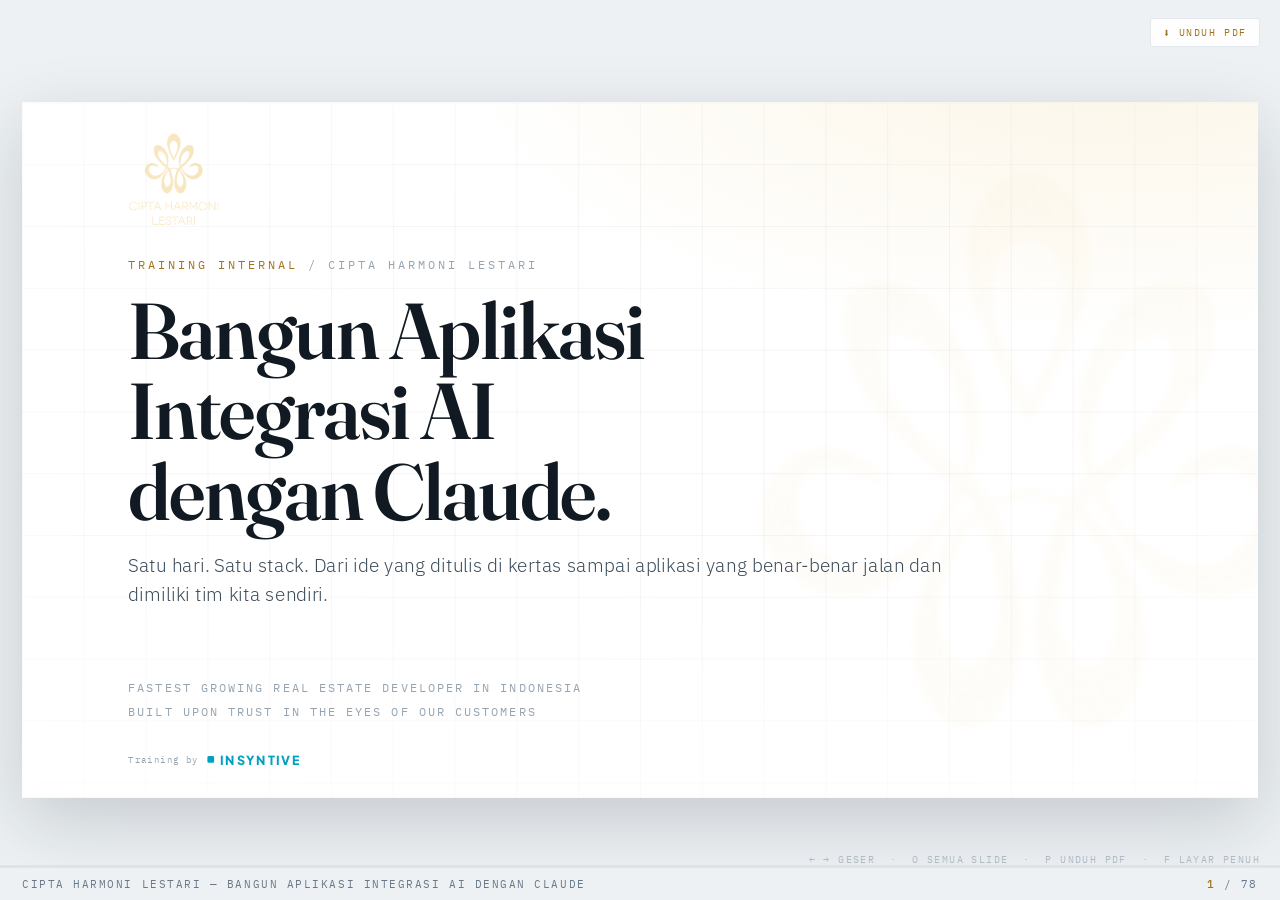
<file: index.html>
<!DOCTYPE html>
<html lang="id">
<head>
<meta charset="utf-8">
<meta name="viewport" content="width=device-width, initial-scale=1">
<title>Bangun Aplikasi Integrasi AI dengan Claude — Cipta Harmoni Lestari</title>
<link rel="preconnect" href="https://fonts.googleapis.com">
<link rel="preconnect" href="https://fonts.gstatic.com" crossorigin>
<link href="https://fonts.googleapis.com/css2?family=Fraunces:opsz,wght@9..144,300;9..144,400;9..144,600;9..144,700&family=IBM+Plex+Mono:wght@400;500;600&family=IBM+Plex+Sans:wght@300;400;500;600;700&family=Plus+Jakarta+Sans:wght@600;800&display=swap" rel="stylesheet">
<style>
/* ============ TOKENS — light / drafting-sheet ============ */
:root{
  --paper:#FFFFFF;
  --panel:#F6F8FA;
  --panel-2:#EEF2F5;
  --line:#E1E7EC;
  --ink:#111A22;
  --ink-2:#3B4C5A;
  --ink-3:#69798A;
  --muted:#96A4B1;
  --gold:#C9922B;
  --gold-ink:#A2731C;
  --gold-bright:#E9B84B;
  --gold-wash:rgba(233,184,75,.12);
  --teal:#127A6E;
  --teal-wash:rgba(18,122,110,.08);
  --display:'Fraunces',Georgia,serif;
  --body:'IBM Plex Sans',system-ui,-apple-system,sans-serif;
  --mono:'IBM Plex Mono',ui-monospace,monospace;
}
*{box-sizing:border-box}
html,body{height:100%}
body{
  margin:0;background:#EDF1F4;color:var(--ink);
  font-family:var(--body);overflow:hidden;-webkit-font-smoothing:antialiased;
}
/* ============ STAGE ============ */
#viewport{position:fixed;inset:0;display:grid;place-items:center}
#stage{width:1280px;height:720px;position:relative;transform-origin:center center;flex:none;
  box-shadow:0 24px 70px rgba(17,26,34,.18)}
.slide{
  position:absolute;inset:0;padding:30px 84px 70px;display:none;flex-direction:column;
  background:
    radial-gradient(90% 70% at 88% -8%, rgba(233,184,75,.14), transparent 60%),
    var(--paper);
  overflow:hidden;
}
.slide.active{display:flex}
/* drafting grid */
.slide::before{
  content:"";position:absolute;inset:0;pointer-events:none;
  background-image:
    linear-gradient(rgba(17,26,34,.045) 1px,transparent 1px),
    linear-gradient(90deg,rgba(17,26,34,.045) 1px,transparent 1px);
  background-size:64px 64px;
  mask-image:radial-gradient(120% 100% at 50% 40%,#000 25%,transparent 86%);
  -webkit-mask-image:radial-gradient(120% 100% at 50% 40%,#000 25%,transparent 86%);
}
.slide>*{position:relative;z-index:1}

/* ============ CHROME ============ */
#hud{position:fixed;inset:auto 0 0 0;z-index:40;pointer-events:none;font-family:var(--mono);background:#EDF1F4}
#rail{height:3px;background:#DCE3E9}
#railfill{height:100%;width:0;background:linear-gradient(90deg,var(--gold-ink),var(--gold-bright));transition:width .45s cubic-bezier(.2,.7,.3,1)}
#hudbar{display:flex;justify-content:space-between;align-items:center;padding:9px 22px;font-size:11px;letter-spacing:.14em;color:var(--ink-3);text-transform:uppercase}
#hudbar b{color:var(--gold-ink);font-weight:500}
.shead{display:flex;justify-content:space-between;align-items:center;flex:none;margin-bottom:20px;
  font-family:var(--mono);font-size:10px;letter-spacing:.2em;text-transform:uppercase;color:var(--muted)}
.shead .lt{display:flex;align-items:center;gap:10px;min-height:22px}
.shead .lt img{width:22px;height:22px}
.shead .sep{color:#C9D3DC}
.shead .act{color:var(--gold-ink)}
.shead .rt{display:flex;align-items:center;gap:9px}
.pby{font-family:var(--mono);font-size:9px;letter-spacing:.18em;color:var(--muted)}
.ins{font-family:'Plus Jakarta Sans',var(--body);font-size:13px;font-weight:800;letter-spacing:.13em;color:#02A0C1;display:flex;align-items:center;gap:6px}
.ins::before{content:"";width:7px;height:7px;background:#02A0C1;border-radius:1.5px;display:block}
.cover .partner{display:flex;align-items:center;gap:9px;margin-top:20px}

/* ============ TYPE ============ */
.eyebrow{font-family:var(--mono);font-size:12px;letter-spacing:.28em;text-transform:uppercase;color:var(--gold-ink);margin:0 0 16px}
.eyebrow .dim{color:var(--muted)}
h1{font-family:var(--display);font-weight:600;font-size:70px;line-height:1.02;letter-spacing:-.024em;margin:0 0 18px;color:var(--ink);font-variation-settings:'SOFT' 0,'WONK' 1}
h2{font-family:var(--display);font-weight:600;font-size:45px;line-height:1.06;letter-spacing:-.02em;margin:0 0 10px;color:var(--ink);font-variation-settings:'SOFT' 0,'WONK' 1}
h3{font-family:var(--display);font-weight:600;font-size:22px;line-height:1.15;margin:0 0 8px;letter-spacing:-.01em;color:var(--ink)}
.lede{font-size:20px;line-height:1.5;color:var(--ink-2);max-width:900px;font-weight:300;margin:0 0 8px}
p{margin:0 0 10px;line-height:1.55}
.sub{color:var(--ink-3);font-size:15.5px;line-height:1.55}
.mono{font-family:var(--mono);font-size:.92em}
strong{color:var(--ink);font-weight:600}
em{color:var(--gold-ink);font-style:normal;font-weight:600}
.rule{height:1px;background:linear-gradient(90deg,var(--gold),rgba(201,146,43,.08));margin:15px 0 20px;transform-origin:left}

/* ============ LAYOUT ============ */
.body-area{flex:1;min-height:0;display:flex;flex-direction:column;justify-content:center}
.cols{display:grid;gap:24px}
.c3{grid-template-columns:repeat(3,1fr)}
.c4{grid-template-columns:repeat(4,1fr)}
.c5{grid-template-columns:repeat(5,1fr)}
.split{display:grid;grid-template-columns:1.02fr .98fr;gap:34px;align-items:start;flex:1;min-height:0}

/* ============ CARDS ============ */
.card{background:var(--panel);border:1px solid var(--line);border-radius:3px;padding:17px 18px 15px;position:relative;overflow:hidden}
.card::after{content:"";position:absolute;top:0;left:0;width:34px;height:2px;background:var(--gold-bright)}
.card h3{margin-bottom:6px}
.card .sub{font-size:14px}
.card .tag{font-family:var(--mono);font-size:10px;letter-spacing:.18em;text-transform:uppercase;color:var(--gold-ink);display:block;margin-bottom:9px}
.card.teal{background:var(--teal-wash);border-color:rgba(18,122,110,.2)}
.card.teal::after{background:var(--teal)}
.card.teal .tag{color:var(--teal)}
.card.tight{padding:15px 16px}

.chips{display:flex;flex-wrap:wrap;gap:7px;margin-top:12px}
.chip{font-family:var(--mono);font-size:11px;padding:4px 9px;border:1px solid rgba(201,146,43,.4);border-radius:100px;color:var(--gold-ink);background:rgba(233,184,75,.1)}
.chip.mute{border-color:var(--line);color:var(--ink-3);background:#fff}
.chip.teal{border-color:rgba(18,122,110,.3);color:var(--teal);background:var(--teal-wash)}

ul.clean{list-style:none;padding:0;margin:0}
ul.clean li{position:relative;padding-left:20px;margin-bottom:9px;line-height:1.5;font-size:16px;color:var(--ink-2)}
ul.clean li::before{content:"";position:absolute;left:0;top:10px;width:8px;height:1px;background:var(--gold)}
ul.clean.sm li{font-size:14px;margin-bottom:7px}

.stat{font-family:var(--display);font-size:50px;font-weight:600;color:var(--gold-ink);line-height:1;letter-spacing:-.02em}
.stat small{display:block;font-family:var(--mono);font-size:11px;letter-spacing:.16em;text-transform:uppercase;color:var(--ink-3);margin-top:9px;font-weight:400}

table.grid{width:100%;border-collapse:collapse;font-size:14.5px}
table.grid th,table.grid td{text-align:left;padding:10px 13px;border-bottom:1px solid var(--line);vertical-align:top}
table.grid th{font-family:var(--mono);font-size:10.5px;letter-spacing:.16em;text-transform:uppercase;color:var(--gold-ink);font-weight:500;border-bottom:1.5px solid var(--gold)}
table.grid td{color:var(--ink-2)}
table.grid td.k{color:var(--ink);font-weight:600}
table.grid tr:last-child td{border-bottom:none}
table.grid .yes{color:var(--gold-ink);font-weight:600}
table.grid .no{color:var(--muted)}

.code{font-family:var(--mono);font-size:11px;line-height:1.55;background:#F2F5F8;border:1px solid var(--line);border-left:2px solid var(--gold-bright);border-radius:2px;padding:15px 17px;color:#33424F;white-space:pre-wrap}
.code .cm{color:var(--muted)}
.code .hl{color:var(--gold-ink);font-weight:600}

/* ============ COVER ============ */
.cover,.divider{padding-top:58px;padding-bottom:58px}
.cover{justify-content:center;align-items:flex-start;padding-left:110px}
.cover .logo{width:96px;margin-bottom:32px}
.cover h1{font-size:82px;max-width:16ch}
.cover .tagline{font-family:var(--mono);font-size:12px;letter-spacing:.2em;text-transform:uppercase;color:var(--muted);margin-top:28px;line-height:2}
.cover-orn{position:absolute;right:-80px;top:50%;transform:translateY(-50%);width:600px;opacity:.09;pointer-events:none;z-index:0}

/* ============ DIVIDER ============ */
.divider{justify-content:center;align-items:center;text-align:center;background:
  radial-gradient(70% 60% at 50% 45%, rgba(233,184,75,.16), transparent 70%),var(--paper)}
.divider .num{font-family:var(--display);font-size:180px;font-weight:300;color:transparent;-webkit-text-stroke:1.2px var(--gold);line-height:.9;letter-spacing:-.04em}
.divider h1{font-size:58px;margin-top:6px}
.divider .sub{font-size:17px;max-width:640px;margin:0 auto}

/* ============ MODEL LADDER ============ */
.ladder{display:flex;flex-direction:column;gap:8px}
.rung{display:grid;grid-template-columns:150px 1fr 118px;align-items:center;gap:18px;border:1px solid var(--line);border-radius:2px;padding:12px 16px;background:linear-gradient(90deg,rgba(233,184,75,.13),#fff 62%)}
.rung .name{font-family:var(--display);font-size:21px;font-weight:600}
.rung .name small{display:block;font-family:var(--mono);font-size:10px;letter-spacing:.16em;color:var(--gold-ink);text-transform:uppercase;margin-top:3px;font-weight:400}
.rung .use{font-size:14.4px;color:var(--ink-2);line-height:1.45}
.rung .price{font-family:var(--mono);font-size:13px;color:var(--gold-ink);text-align:right;font-weight:600}
.rung .price small{display:block;color:var(--muted);font-size:10px;letter-spacing:.08em;margin-top:3px;font-weight:400}
.rung.locked{opacity:.6;border-style:dashed;background:#fff}
.rung.locked .price{color:var(--muted)}

/* ============ SURFACE ============ */
.surface{border:1px solid var(--line);border-radius:3px;padding:16px 16px 14px;background:var(--panel)}
.surface .ico{font-family:var(--mono);font-size:10px;letter-spacing:.18em;color:var(--gold-ink);text-transform:uppercase;margin-bottom:8px}
.surface h3{font-size:19px;margin-bottom:5px}
.surface p{font-size:13.4px;color:var(--ink-3);line-height:1.45;margin:0}

/* ============ FLOW ============ */
.flowwrap{flex:1;display:flex;align-items:center;justify-content:center;min-height:0}
svg.flow{width:100%;height:auto;max-height:100%;overflow:visible}
svg.flow .node{fill:#FFFDF8;stroke:var(--gold);stroke-width:1.5}
svg.flow .node.soft{stroke:rgba(201,146,43,.55);stroke-dasharray:5 4;fill:#fff}
svg.flow .nlabel{font-family:var(--display);font-size:19px;font-weight:600;fill:var(--ink)}
svg.flow .nsub{font-family:var(--mono);font-size:10.5px;fill:var(--ink-3)}
svg.flow .nnum{font-family:var(--mono);font-size:10px;fill:var(--gold-ink);letter-spacing:.2em}
svg.flow .link{fill:none;stroke:var(--gold-ink);stroke-width:1.6}
svg.flow .note{font-family:var(--mono);font-size:10px;fill:var(--teal)}
svg.flow .out{font-family:var(--mono);font-size:12px;fill:var(--gold-ink);letter-spacing:.1em}

/* ============ MINIMAP ============ */
.minimap{display:flex;position:absolute;left:84px;right:84px;bottom:18px;margin:0;padding-top:0}
.minimap.m10 .mm{font-size:8.6px;letter-spacing:.06em;padding:5px 2px}
.mm{flex:1;text-align:center;font-family:var(--mono);font-size:9.5px;letter-spacing:.14em;text-transform:uppercase;color:#B4C0CB;padding:5px 4px;border-top:1px solid var(--line);position:relative}
.mm.on{color:var(--gold-ink);border-top:1.5px solid var(--gold)}
.mm.on::before{content:"";position:absolute;top:-4.5px;left:50%;transform:translateX(-50%);width:7px;height:7px;background:var(--gold-bright);border-radius:50%}
.mm.done{color:var(--gold-ink);opacity:.55;border-top-color:var(--gold)}

.stagehead{display:flex;align-items:baseline;gap:18px;margin-bottom:4px}
.stagehead h2{font-size:38px}
.stagehead .sn{font-family:var(--display);font-size:48px;font-weight:300;color:transparent;-webkit-text-stroke:1.2px var(--gold);line-height:.85}

.callout{border:1px solid rgba(201,146,43,.4);border-radius:2px;background:rgba(233,184,75,.11);padding:12px 16px;display:flex;gap:14px;align-items:flex-start}
.callout .k{font-family:var(--mono);font-size:10px;letter-spacing:.2em;text-transform:uppercase;color:var(--gold-ink);white-space:nowrap;padding-top:3px;font-weight:600}
.callout p{margin:0;font-size:14.5px;line-height:1.5;color:var(--ink-2)}
.callout.teal{border-color:rgba(18,122,110,.32);background:var(--teal-wash)}
.callout.teal .k{color:var(--teal)}

.check{display:grid;grid-template-columns:16px 1fr auto;align-items:start;column-gap:14px;padding:13px 0;border-bottom:1px solid var(--line)}
.check .box{width:15px;height:15px;border:1.5px solid var(--gold);margin-top:3px;border-radius:1px}
.check .t{font-size:15px;color:var(--ink-2);line-height:1.45}
.check .t b{color:var(--ink)}
.check .who{font-family:var(--mono);font-size:9.5px;letter-spacing:.12em;text-transform:uppercase;color:var(--gold-ink);white-space:nowrap;padding:3px 9px;border:1px solid rgba(201,146,43,.35);border-radius:100px;background:rgba(233,184,75,.1);margin-top:1px}
.check .who.ok{color:var(--teal);border-color:rgba(18,122,110,.3);background:var(--teal-wash)}
.check.done .box{background:var(--teal);border-color:var(--teal);position:relative}
.check.done .box::after{content:"";position:absolute;left:4px;top:1px;width:4px;height:8px;border:solid #fff;border-width:0 1.8px 1.8px 0;transform:rotate(42deg)}
.ipo{margin:0 0 12px}

.bar{display:grid;grid-template-columns:112px 1fr 62px;gap:14px;align-items:center;margin-bottom:13px;font-size:14.5px}
.bar .lbl{color:var(--ink);font-weight:500}
.bar .track{height:11px;background:var(--panel-2);border-radius:2px;overflow:hidden}
.bar .fill{display:block;height:100%;width:0;background:linear-gradient(90deg,var(--gold-ink),var(--gold-bright));border-radius:2px}
.bar .fill.t{background:linear-gradient(90deg,#0E5F56,#2AA294)}
.bar .val{font-family:var(--mono);font-size:13px;color:var(--gold-ink);text-align:right;font-weight:600}

/* ============ ANIMATION ============ */
@keyframes rise{from{opacity:0;transform:translateY(22px)}to{opacity:1;transform:none}}
@keyframes fadein{from{opacity:0}to{opacity:1}}
@keyframes wipe{from{transform:scaleX(0)}to{transform:scaleX(1)}}
@keyframes pop{from{opacity:0;transform:scale(.92)}to{opacity:1;transform:scale(1)}}
@keyframes slidein{from{opacity:0;transform:translateX(-26px)}to{opacity:1;transform:none}}
@keyframes draw{to{stroke-dashoffset:0}}
@keyframes grow{from{width:0}to{width:var(--w)}}

.slide.active [data-a]{animation-duration:.62s;animation-timing-function:cubic-bezier(.18,.72,.28,1);animation-fill-mode:both;animation-delay:calc(var(--i,0)*68ms + 100ms)}
.slide.active [data-a="rise"]{animation-name:rise}
.slide.active [data-a="fade"]{animation-name:fadein}
.slide.active [data-a="pop"]{animation-name:pop}
.slide.active [data-a="left"]{animation-name:slidein}
.slide.active .rule{animation:wipe .8s cubic-bezier(.2,.7,.3,1) both;animation-delay:calc(var(--i,0)*68ms + 100ms)}
.slide.active svg.flow .link{stroke-dasharray:var(--len,420);stroke-dashoffset:var(--len,420);animation:draw .85s ease-out both;animation-delay:calc(var(--i,0)*70ms + 300ms)}
.slide.active svg.flow [data-a="pop"]{transform-box:fill-box;transform-origin:center}
.slide.active .bar .fill{animation:grow 1s cubic-bezier(.2,.7,.3,1) both;animation-delay:calc(var(--i,0)*90ms + 400ms)}

@media (prefers-reduced-motion:reduce){
  .slide.active [data-a],.slide.active .rule,.slide.active svg.flow .link,.slide.active .bar .fill{animation-duration:.01ms!important;animation-delay:0ms!important}
  .slide.active svg.flow .link{stroke-dashoffset:0}
  .bar .fill{width:var(--w)}
}


/* ============ MOTION GRAPHICS ============ */
.mg{display:block;width:100%;height:auto}
.gs{stroke:var(--gold);fill:none;stroke-width:1.7;stroke-linecap:round;stroke-linejoin:round}
.gs2{stroke:var(--ink-3);fill:none;stroke-width:1.4;stroke-linecap:round}
.gf{fill:var(--gold-bright)}
.gt{fill:var(--teal)}
.surface{position:relative}
.surface .ico,.surface h3{padding-right:46px}
.glyph{position:absolute;top:14px;right:14px;width:40px;height:40px}

/* meter kemampuan di tangga model */
.rung{grid-template-columns:150px 1fr 86px 112px}
.meter{height:6px;background:var(--panel-2);border-radius:3px;overflow:hidden;position:relative}
.meter i{position:absolute;inset:0 auto 0 0;width:0;border-radius:3px;
  background:linear-gradient(90deg,var(--gold-ink),var(--gold-bright))}
.slide.active .meter i{animation:grow .9s cubic-bezier(.2,.7,.3,1) both;animation-delay:calc(var(--i,0)*68ms + 420ms)}
.rung.locked .meter i{background:var(--muted)}

/* diagram arsitektur & pipeline */
.diagram{border:1px solid var(--line);border-radius:3px;background:var(--panel);padding:14px 16px}
.dlabel{font-family:var(--mono);font-size:10px;letter-spacing:.16em;text-transform:uppercase;color:var(--gold-ink);margin-bottom:8px}

/* album tangkapan layar */
.shots{display:grid;gap:11px;width:100%}
.shots.c1{grid-template-columns:1fr}
.shots.c2{grid-template-columns:1fr 1fr}
.shots.c3{grid-template-columns:repeat(3,1fr)}
.shots.c4{grid-template-columns:repeat(4,1fr)}
.shot{border:1px solid var(--line);border-radius:3px;background:var(--panel);overflow:hidden;min-width:0}
.shot figure{margin:0;background:#fff;border-bottom:1px solid var(--line);height:340px;display:flex;align-items:center;justify-content:center;padding:7px}
.shots.c3 .shot figure{height:312px}
.shots.c4 .shot figure{height:262px}
.shots.c1 .shot figure{height:420px}
.shot img{max-width:100%;max-height:100%;object-fit:contain;display:block}
.shot .cap{padding:8px 11px 9px}
.shot .cap .num{font-family:var(--mono);font-size:9.5px;letter-spacing:.16em;text-transform:uppercase;color:var(--gold-ink);display:block;margin-bottom:3px}
.shot .cap p{margin:0;font-size:12.8px;line-height:1.42;color:var(--ink-2)}
.shot .cap b{color:var(--ink);font-weight:600}
.shot.warn{border-color:rgba(201,146,43,.55)}
.shot.warn .cap{background:var(--gold-wash)}
.shot.warn .cap .num{color:#8A5F10}

/* timeline 14 hari */
.tl{margin-top:22px}
.tlrail{position:relative;height:4px;background:var(--panel-2);border-radius:2px}
.tlprog{position:absolute;inset:0 auto 0 0;width:0;background:linear-gradient(90deg,var(--gold-ink),var(--gold-bright));border-radius:2px}
.tlmark{position:absolute;top:-5px;left:0;width:14px;height:14px;border-radius:50%;background:var(--gold-bright);border:2px solid #fff;box-shadow:0 0 0 1px var(--gold)}
.slide.active .tlprog{animation:tlgrow 7s cubic-bezier(.4,0,.5,1) infinite}
.slide.active .tlmark{animation:tlmove 7s cubic-bezier(.4,0,.5,1) infinite}
@keyframes tlgrow{0%{width:0}88%,100%{width:100%}}
@keyframes tlmove{0%{left:0}88%,100%{left:calc(100% - 14px)}}
.tlticks{display:flex;margin-top:9px;font-family:var(--mono);font-size:9.5px;letter-spacing:.12em;text-transform:uppercase;color:var(--muted)}
.tlticks span{flex:1;text-align:left}
.tlticks span:last-child{flex:0 0 auto;text-align:right;color:var(--teal)}

@media (prefers-reduced-motion:reduce){
  .mg *{animation:none!important}
  .slide.active .tlprog,.slide.active .tlmark{animation:none!important}
  .slide.active .tlprog{width:100%}
  .slide.active .meter i{width:var(--w)}
}

/* slide langkah yang padat */
.slide.padat ul.clean li{font-size:14.6px;margin-bottom:6px;line-height:1.46}
.slide.padat ul.clean.sm li{font-size:13.2px;margin-bottom:5px;line-height:1.44}
.slide.padat .callout p{font-size:13.2px;line-height:1.45}
.slide.padat .code{font-size:10.8px;line-height:1.5;padding:12px 14px}
.slide.padat .card{padding:15px 16px!important}
.slide.padat .ipo{margin-bottom:6px}
.slide.padat .diagram{padding:10px 12px}
.slide.padat table.grid th,.slide.padat table.grid td{padding:7px 10px}
.slide.padat .stagehead h2{font-size:34px}
.slide.padat ul.clean.sm li{margin-bottom:4px}
.slide.padat .callout{padding:10px 14px}

/* ============ OVERVIEW ============ */
#overview{position:fixed;inset:0;background:rgba(255,255,255,.98);z-index:60;display:none;overflow:auto;padding:52px}
#overview.on{display:block}
#overview h4{font-family:var(--mono);font-size:11px;letter-spacing:.24em;text-transform:uppercase;color:var(--gold-ink);margin:0 0 20px}
#ovgrid{display:grid;grid-template-columns:repeat(auto-fill,minmax(210px,1fr));gap:11px}
.ov{border:1px solid var(--line);border-radius:2px;padding:12px 13px;cursor:pointer;background:var(--panel);transition:.18s;text-align:left}
.ov:hover,.ov:focus-visible{border-color:var(--gold);background:rgba(233,184,75,.13);outline:none}
.ov .n{font-family:var(--mono);font-size:10px;color:var(--gold-ink);letter-spacing:.16em}
.ov .t{font-size:13.5px;margin-top:5px;color:var(--ink-2);line-height:1.35}
#help{position:fixed;right:20px;bottom:34px;z-index:41;font-family:var(--mono);font-size:10px;letter-spacing:.14em;color:#AEBAC5;text-transform:uppercase}
:focus-visible{outline:2px solid var(--gold);outline-offset:3px}

/* ============ TOMBOL UNDUH PDF ============ */
#pdfbtn{
  position:fixed;right:20px;top:18px;z-index:42;cursor:pointer;
  font-family:var(--mono);font-size:10px;letter-spacing:.16em;text-transform:uppercase;
  color:var(--gold-ink);background:rgba(255,255,255,.92);border:1px solid var(--line);
  border-radius:3px;padding:7px 12px;display:flex;align-items:center;gap:7px;
  transition:border-color .15s ease,background .15s ease,color .15s ease}
#pdfbtn:hover{border-color:var(--gold);background:#fff;color:var(--ink)}
#pdfbtn .ic{font-size:12px;line-height:1}
#pdfhint{
  position:fixed;inset:0;z-index:70;display:none;place-items:center;
  background:rgba(237,241,244,.94);font-family:var(--mono);text-align:center;padding:24px}
#pdfhint.on{display:grid}
#pdfhint p{max-width:34em;margin:0;font-size:12px;line-height:1.9;letter-spacing:.1em;
  text-transform:uppercase;color:var(--ink-3)}
#pdfhint b{color:var(--gold-ink);font-weight:500}

/* ============ CETAK / SIMPAN SEBAGAI PDF ============
   Saat dicetak semua slide dirender berurutan, satu slide satu halaman
   landscape 1280×720. Animasi dimatikan dan elemen yang biasanya tumbuh
   lewat animasi (bar, meter, timeline, garis SVG) dipaksa ke keadaan akhir
   supaya tidak tercetak kosong. */
@media print{
  @page{ size:13.333in 7.5in; margin:0 }
  html,body{height:auto;overflow:visible;background:#fff}
  body{-webkit-print-color-adjust:exact;print-color-adjust:exact}
  #hud,#help,#overview,#pdfbtn,#pdfhint{display:none!important}
  #viewport{position:static;display:block;place-items:initial}
  #stage{width:1280px;height:auto;transform:none!important;box-shadow:none}
  .slide{
    position:relative;inset:auto;display:flex!important;
    width:1280px;height:720px;
    break-inside:avoid;page-break-inside:avoid;
    break-after:page;page-break-after:always}
  .slide:last-child{break-after:auto;page-break-after:auto}
  .slide [data-a],.slide .rule,.slide svg.flow .link,
  .slide .bar .fill,.slide .meter i,.slide .tlprog,.slide .tlmark{animation:none!important}
  .bar .fill,.meter i{width:var(--w)}
  .tlprog{width:100%}
  .tlmark{display:none} /* penanda yang bergerak hanya relevan saat dipresentasikan */
  svg.flow .link{stroke-dashoffset:0!important}
}
</style>
</head>
<body>
<div id="viewport"><div id="stage">

<!-- 1 · COVER -->
<section class="slide cover" data-act="" data-title="Sampul">
  <img class="cover-orn" src="[data-uri]" alt="">
  <img class="logo" src="[data-uri]" alt="Cipta Harmoni Lestari" data-a="pop" style="--i:0">
  <p class="eyebrow" data-a="left" style="--i:1">Training internal <span class="dim">/ Cipta Harmoni Lestari</span></p>
  <h1 data-a="rise" style="--i:2">Bangun Aplikasi<br>Integrasi AI<br>dengan Claude.</h1>
  <p class="lede" data-a="rise" style="--i:4">Satu hari. Satu stack. Dari ide yang ditulis di kertas sampai aplikasi yang benar-benar jalan dan dimiliki tim kita sendiri.</p>
  <div class="rule" style="--i:5;max-width:420px"></div>
  <p class="tagline" data-a="fade" style="--i:6">Fastest growing real estate developer in Indonesia<br>Built upon trust in the eyes of our customers</p>
  <div class="partner" data-a="fade" style="--i:7"><span class="pby">Training by</span><span class="ins">INSYNTIVE</span></div>
</section>

<!-- 2 · PROMISE -->
<section class="slide" data-act="Pembuka" data-title="Empat fitur yang kita bangun">
  <p class="eyebrow" data-a="left" style="--i:0">Janji hari ini</p>
  <h2 data-a="rise" style="--i:1">Empat fitur yang kita bangun hari ini.</h2>
  <div class="rule" style="--i:2"></div>
  <div class="body-area">
    <p class="lede" data-a="fade" style="--i:3;margin-bottom:22px">Bukan contoh, bukan demo. Empat-empatnya benar-benar jalan di satu alamat yang bisa dibuka dari HP siapa pun — sebelum kita pulang sore ini.</p>
    <div class="cols c4">
      <div class="card" data-a="rise" style="--i:4"><span class="tag">Fitur 01</span><h3>Web App</h3><p class="sub">Beberapa halaman yang saling nyambung, dan datanya benar-benar tersimpan — bukan cuma tampilan.</p></div>
      <div class="card" data-a="rise" style="--i:5"><span class="tag">Fitur 02</span><h3>Tanya Dokumen</h3><p class="sub">Upload spesifikasi atau kontrak kita, lalu tanya isinya pakai bahasa sehari-hari. Nama tekniknya RAG.</p></div>
      <div class="card" data-a="rise" style="--i:6"><span class="tag">Fitur 03</span><h3>Chatbot</h3><p class="sub">Pintu masuk lain ke data yang sama — cuma bentuknya ngobrol, dan dia ingat pertanyaan sebelumnya.</p></div>
      <div class="card teal" data-a="rise" style="--i:7"><span class="tag">Fitur 04 · tantangan</span><h3>Satu menu bebas</h3><p class="sub">Terserah kita. Tim kita yang menentukan mau bikin apa. Bagian inilah yang kami nilai.</p></div>
    </div>
    <div class="callout" data-a="rise" style="--i:9;margin-top:22px">
      <span class="k">Aturan dasar</span>
      <p>Semuanya jalan di akun yang kita pegang sendiri. Tidak ada akun coba-coba yang dua bulan lagi tiba-tiba menyandera data kita.</p>
    </div>
  </div>
</section>

<!-- 3 · AGENDA -->
<section class="slide" data-act="Pembuka" data-title="Susunan hari ini">
  <p class="eyebrow" data-a="left" style="--i:0">Susunan hari ini</p>
  <h2 data-a="rise" style="--i:1">Tiga sesi, sebelum kita mulai bikin aplikasinya.</h2>
  <div class="rule" style="--i:2"></div>
  <div class="body-area">
    <div class="cols c3">
      <div class="card" data-a="rise" style="--i:3">
        <span class="tag">Sesi 01 · ±60 menit</span><h3>Kenalan sama alatnya</h3>
        <p class="sub">Claude itu bukan satu benda. Ada modelnya, ada tempat kerjanya, dan kita perlu tahu kapan buka yang mana.</p>
        <div class="chips"><span class="chip">Model</span><span class="chip">Chat</span><span class="chip">Projects</span><span class="chip">Artifacts</span><span class="chip">Cowork</span><span class="chip">Code</span><span class="chip">Design</span></div>
      </div>
      <div class="card" data-a="rise" style="--i:4">
        <span class="tag">Sesi 02 · ±30 menit</span><h3>Kenali lapangannya</h3>
        <p class="sub">ChatGPT, Gemini, Copilot, Grok, DeepSeek. Siapa unggul di mana, dan uangnya lari ke mana.</p>
        <div class="chips"><span class="chip mute">Pangsa pasar</span><span class="chip mute">Kemampuan</span><span class="chip mute">Harga</span><span class="chip mute">Kesimpulan jujur</span></div>
      </div>
      <div class="card" data-a="rise" style="--i:5">
        <span class="tag">Sesi 03 · sisa hari</span><h3>Build aplikasinya</h3>
        <p class="sub">Sepuluh langkah: login, repo, sambung, Vercel, PRD, design, data, menu, AI, uji. Laptop dibuka, tangan di keyboard.</p>
        <div class="chips"><span class="chip teal">Next.js</span><span class="chip teal">Vercel</span><span class="chip teal">Postgres</span><span class="chip teal">Blob</span></div>
      </div>
    </div>
    <p class="sub" data-a="fade" style="--i:7;margin-top:26px;font-size:14px">Sesi 1 dan 2 ada supaya Sesi 3 tidak terasa seperti sulap. Kalau kita paham cara kerja alatnya, kita bisa benerin sendiri waktu ngadat — dan pasti ada momen ngadatnya.</p>
  </div>
</section>

<!-- 4 · DIVIDER 1 -->
<section class="slide divider" data-act="Sesi 01" data-title="Sesi 1 — Kenalan dengan Claude">
  <div class="num" data-a="pop" style="--i:0">01</div>
  <h1 data-a="rise" style="--i:2">Kenalan dengan Claude</h1>
  <div class="rule" style="--i:3;width:220px;margin:14px auto 22px;background:linear-gradient(90deg,transparent,var(--gold),transparent)"></div>
  <p class="sub" data-a="fade" style="--i:4">Modelnya, tempat kerjanya, dan beda keduanya — ini yang paling sering ketuker di minggu pertama.</p>
</section>

<!-- 5 · MODEL VS SURFACE -->
<section class="slide" data-act="Sesi 01" data-title="Model vs fitur">
  <p class="eyebrow" data-a="left" style="--i:0">Pertama, luruskan dulu</p>
  <h2 data-a="rise" style="--i:1">Kata "Claude" sebenarnya menunjuk dua hal yang berbeda.</h2>
  <div class="rule" style="--i:2"></div>
  <div class="split">
    <div>
      <div class="card" data-a="rise" style="--i:3">
        <span class="tag">Lapis 1 — Model AI</span>
        <h3>Keluarga model</h3>
        <p class="sub">Anthropic bikin beberapa tingkat model: Haiku, Sonnet, Opus, Fable, Mythos. Karakternya sama; yang beda tenaga dan harganya.</p>
      </div>
      <div class="card teal" data-a="rise" style="--i:4;margin-top:16px">
        <span class="tag">Lapis 2 — Fitur Claude</span>
        <h3>Fitur / tempat kerja</h3>
        <p class="sub">Chat, Projects, Artifacts, Tasks, Cowork, Claude Code, Claude Design. Ini soal <em>di mana</em> kita bekerja. Tiap tempat kasih Claude "tangan" yang beda-beda.</p>
      </div>
      <p class="sub" data-a="fade" style="--i:6;margin-top:16px;font-size:14px">Salah pilih fitur dampaknya jauh lebih besar daripada salah pilih model. Sayangnya kebanyakan orang malah sibuk memutar tombol yang satunya.</p>
    </div>
    <div class="card" data-a="rise" style="--i:5;padding:24px">
      <span class="tag">Analogi yang gampang diingat</span>
      <p style="font-size:16px;line-height:1.6;color:var(--ink-2)">Model itu <em>mesin</em>. Fitur itu <em>kendaraan</em> tempat mesin itu dipasang.</p>
      <p class="sub" style="margin-top:12px;font-size:14px">Mesin yang sama, dipasang di sedan mengantar kita ke kantor. Dipasang di excavator, dia mengeruk tanah. Tidak adil menyalahkan mesin karena sedan tidak bisa mengeruk.</p>
      <div class="dlabel" style="margin-top:16px">Satu model, banyak kendaraan</div>
      <svg class="mg" style="max-width:380px" viewBox="0 0 430 150" aria-hidden="true">
        <path class="gs" style="stroke:var(--gold-ink);stroke-width:1.4" d="M92,75 C160,75 168,32 236,32"/>
        <path class="gs" style="stroke:var(--gold-ink);stroke-width:1.4" d="M92,75 H236"/>
        <path class="gs" style="stroke:var(--gold-ink);stroke-width:1.4" d="M92,75 C160,75 168,118 236,118"/>
        <circle class="gf" r="3.6"><animateMotion dur="2.4s" repeatCount="indefinite" path="M92,75 C160,75 168,32 236,32"/></circle>
        <circle class="gf" r="3.6"><animateMotion dur="2.4s" begin=".8s" repeatCount="indefinite" path="M92,75 H236"/></circle>
        <circle class="gf" r="3.6"><animateMotion dur="2.4s" begin="1.6s" repeatCount="indefinite" path="M92,75 C160,75 168,118 236,118"/></circle>
        <circle cx="52" cy="75" r="26" fill="none" stroke="var(--gold)" stroke-width="1.6">
          <animate attributeName="r" values="26;38" dur="2.4s" repeatCount="indefinite"/>
          <animate attributeName="opacity" values=".55;0" dur="2.4s" repeatCount="indefinite"/></circle>
        <circle cx="52" cy="75" r="26" fill="#FFF6E2" stroke="var(--gold)" stroke-width="1.6"/>
        <text x="52" y="72" text-anchor="middle" style="font-family:var(--mono);font-size:9px;fill:var(--gold-ink);letter-spacing:.12em">MODEL</text>
        <text x="52" y="85" text-anchor="middle" style="font-family:var(--mono);font-size:9px;fill:var(--ink-3)">Opus 5</text>
        <rect x="236" y="18" width="180" height="28" rx="2" fill="#fff" stroke="var(--line)"/>
        <rect x="236" y="61" width="180" height="28" rx="2" fill="#fff" stroke="var(--line)"/>
        <rect x="236" y="104" width="180" height="28" rx="2" fill="#fff" stroke="var(--line)"/>
        <text x="250" y="37" style="font-family:var(--body);font-size:13px;fill:var(--ink)">Chat — menjawab</text>
        <text x="250" y="80" style="font-family:var(--body);font-size:13px;fill:var(--ink)">Cowork — mengerjakan</text>
        <text x="250" y="123" style="font-family:var(--body);font-size:13px;fill:var(--ink)">Code — membangun</text>
      </svg>
      <p class="sub" style="font-size:13.2px;margin-top:10px"><strong>Versi praktisnya:</strong> kalau Claude "tidak bisa membuka file kita", itu bukan modelnya yang menolak — itu Chat, fitur yang memang tidak punya akses file. Pindah ke Cowork.</p>
    </div>
  </div>
</section>

<!-- 6 · LADDER -->
<section class="slide" data-act="Sesi 01" data-title="Tangga model">
  <p class="eyebrow" data-a="left" style="--i:0">Lapis 1 · Model AI <span class="dim">/ per Juli 2026</span></p>
  <h2 data-a="rise" style="--i:1">Model AI, dari yang murah ke yang paling canggih.</h2>
  <div class="rule" style="--i:2"></div>
  <div class="body-area">
    <div class="ladder">
      <div class="rung" data-a="left" style="--i:3">
        <div class="name">Haiku 4.5<small>Kelas cepat</small></div>
        <div class="use">Buat kerjaan yang jumlahnya banyak tapi risikonya kecil: memilah, memberi label, menarik data dari teks, mencari cepat. Cukup murah buat dipasang permanen di dalam aplikasi.</div>
        <div class="meter" style="--i:3"><i style="--w:28%"></i></div><div class="price">$1 / $5<small>per juta token</small></div>
      </div>
      <div class="rung" data-a="left" style="--i:4">
        <div class="name">Sonnet 5<small>Kelas standar</small></div>
        <div class="use">Andalan sehari-hari. Model bawaan di paket Free dan Pro. Sanggup menangani sebagian besar urusan koding dan dokumen tanpa banyak drama.</div>
        <div class="meter" style="--i:4"><i style="--w:62%"></i></div><div class="price">$3 / $15<small>promo $2 / $10</small></div>
      </div>
      <div class="rung" data-a="left" style="--i:5">
        <div class="name" style="color:var(--gold-ink)">Opus 5<small>Andalan</small></div>
        <div class="use">Rilis 24 Juli 2026. Buat kerjaan panjang yang jalan sendiri, rombakan kode besar, dan masalah yang belum jelas bentuknya. Ini yang kita pakai hari ini.</div>
        <div class="meter" style="--i:5"><i style="--w:88%"></i></div><div class="price">$5 / $25<small>per juta token</small></div>
      </div>
      <div class="rung" data-a="left" style="--i:6">
        <div class="name">Fable 5<small>Kelas Mythos</small></div>
        <div class="use">Model paling jago yang masih dijual ke publik. Ada di paket Max dan kursi premium, dengan penyaringan ketat untuk topik sensitif.</div>
        <div class="meter" style="--i:6"><i style="--w:96%"></i></div><div class="price">$10 / $50<small>per juta token</small></div>
      </div>
      <div class="rung locked" data-a="left" style="--i:7">
        <div class="name">Mythos 5<small>Dibatasi</small></div>
        <div class="use">Tidak dijual ke publik. Cuma dipegang segelintir organisasi tepercaya, karena dia kelewat jago menemukan celah keamanan software.</div>
        <div class="meter" style="--i:7"><i style="--w:100%"></i></div><div class="price">—<small>tidak tersedia</small></div>
      </div>
    </div>
    <p class="sub" data-a="fade" style="--i:9;margin-top:18px;font-size:13.5px">Harga di atas itu tarif API per satu juta <em>token</em>, masuk / keluar. Token itu potongan kata — kira-kira 750 kata Bahasa Indonesia setara 1.000 token. Kalau kita pakai langganan Pro atau Max, kita tidak ditagih per token; tangga ini tetap berguna buat tahu siapa yang lagi berpikir untuk kita.</p>
  </div>
</section>

<!-- 7 · PILIH MODEL -->
<section class="slide" data-act="Sesi 01" data-title="Cara memilih model">
  <p class="eyebrow" data-a="left" style="--i:0">Lapis 1 · Model AI · praktiknya</p>
  <h2 data-a="rise" style="--i:1">Mulai dari yang murah. Naik kelas kalau ada buktinya.</h2>
  <div class="rule" style="--i:2"></div>
  <div class="body-area">
    <div class="cols c3">
      <div class="card" data-a="rise" style="--i:3"><span class="tag">Bawaan</span><h3>Buka Sonnet</h3><p class="sub">Tulis perintahnya, jalankan, baca hasilnya. Sembilan dari sepuluh kali kita sudah selesai, dengan biaya paling kecil.</p></div>
      <div class="card" data-a="rise" style="--i:4"><span class="tag">Naik kalau</span><h3>Gagal dua kali</h3><p class="sub">Tugas yang sama, percobaan kedua tetap gagal, dan kita bisa menyebut <em>kenapa</em> gagalnya. Itu tandanya pindah ke Opus — bukan karena "ini kayaknya penting".</p></div>
      <div class="card" data-a="rise" style="--i:5"><span class="tag">Turun kalau</span><h3>Jumlah lebih penting</h3><p class="sub">Perlu melabeli 4.000 pesan pelanggan? Pakai Haiku. Yang kita beli itu kecepatan, bukan kedalaman mikirnya.</p></div>
    </div>
    <div class="callout" data-a="rise" style="--i:7;margin-top:26px">
      <span class="k">Hati-hati</span>
      <p>"Pakai model paling besar terus saja" adalah kebiasaan paling boros yang bisa dibawa sebuah tim di bulan pertama. Lagi pula jadinya lambat — model besar mikirnya lebih lama.</p>
    </div>
  </div>
</section>

<!-- 8 · SURFACES -->
<section class="slide" data-act="Sesi 01" data-title="7 fitur Claude">
  <p class="eyebrow" data-a="left" style="--i:0">Lapis 2 · Fitur Claude</p>
  <h2 data-a="rise" style="--i:1">7 fitur Claude. 7 pekerjaan yang berbeda.</h2>
  <div class="rule" style="--i:2"></div>
  <div class="body-area">
    <div class="cols c4" style="margin-bottom:18px">
      <div class="surface" data-a="pop" style="--i:3"><svg class="glyph" viewBox="0 0 40 40" aria-hidden="true">
<rect class="gs" x="4" y="8" width="28" height="19" rx="3"/><path class="gs" d="M12 27v6l7-6"/>
<circle class="gf" cx="12" cy="17" r="2.2"><animate attributeName="opacity" values=".2;1;.2" dur="1.5s" repeatCount="indefinite"/></circle>
<circle class="gf" cx="18" cy="17" r="2.2"><animate attributeName="opacity" values=".2;1;.2" dur="1.5s" begin="0.25s" repeatCount="indefinite"/></circle>
<circle class="gf" cx="24" cy="17" r="2.2"><animate attributeName="opacity" values=".2;1;.2" dur="1.5s" begin="0.5s" repeatCount="indefinite"/></circle></svg><div class="ico">Fitur 01</div><h3>Chat</h3><p>Bertanya, menyusun draf, berpikir keras. Tidak punya akses apa pun kecuali kita lampirkan.</p></div>
      <div class="surface" data-a="pop" style="--i:4"><svg class="glyph" viewBox="0 0 40 40" aria-hidden="true">
<rect class="gf" x="14" y="6" width="13" height="15" rx="1.5" opacity=".85">
<animate attributeName="y" values="-4;12;12" keyTimes="0;.55;1" dur="2.6s" repeatCount="indefinite"/>
<animate attributeName="opacity" values="0;.9;0" keyTimes="0;.55;1" dur="2.6s" repeatCount="indefinite"/></rect>
<path class="gs" d="M4 15h11l3 4h18v16H4z" fill="#fff"/></svg><div class="ico">Fitur 02</div><h3>Projects</h3><p>Ruangan yang punya ingatan. File dan instruksi tetap untuk satu bidang pekerjaan.</p></div>
      <div class="surface" data-a="pop" style="--i:5"><svg class="glyph" viewBox="0 0 40 40" aria-hidden="true">
<rect class="gs" x="4" y="7" width="32" height="27" rx="2.5"/><path class="gs" d="M4 14h32"/>
<rect class="gf" x="9" y="20" width="5" height="9"><animate attributeName="height" values="2;10;2" dur="2.2s" repeatCount="indefinite"/><animate attributeName="y" values="28;20;28" dur="2.2s" repeatCount="indefinite"/></rect>
<rect class="gf" x="17" y="20" width="5" height="9"><animate attributeName="height" values="2;14;2" dur="2.2s" begin=".2s" repeatCount="indefinite"/><animate attributeName="y" values="28;16;28" dur="2.2s" begin=".2s" repeatCount="indefinite"/></rect>
<rect class="gf" x="25" y="20" width="5" height="9"><animate attributeName="height" values="2;7;2" dur="2.2s" begin=".4s" repeatCount="indefinite"/><animate attributeName="y" values="28;23;28" dur="2.2s" begin=".4s" repeatCount="indefinite"/></rect></svg><div class="ico">Fitur 03</div><h3>Artifacts</h3><p>Hasil yang bisa dijalankan, bukan hasil yang cuma dibaca. Dokumen, aplikasi, dasbor.</p></div>
      <div class="surface" data-a="pop" style="--i:6"><svg class="glyph" viewBox="0 0 40 40" aria-hidden="true">
<circle class="gs" cx="19" cy="21" r="13"/><path class="gs2" d="M19 21h6"/>
<path class="gs" d="M19 21v-8"><animateTransform attributeName="transform" type="rotate" from="0 19 21" to="360 19 21" dur="3.2s" repeatCount="indefinite"/></path>
<path class="gs" stroke="var(--teal)" d="M26 30l3 3 6-7" stroke-width="2.4"><animate attributeName="opacity" values="0;0;1;1;0" keyTimes="0;.6;.7;.95;1" dur="3.2s" repeatCount="indefinite"/></path></svg><div class="ico">Fitur 04</div><h3>Tasks &amp; Scheduled</h3><p>Kerjaan yang jalan waktu kita tidak di tempat. Harian, mingguan, atau begitu ada pemicunya.</p></div>
    </div>
    <div class="cols c3">
      <div class="surface" data-a="pop" style="--i:7"><svg class="glyph" viewBox="0 0 40 40" aria-hidden="true">
<rect class="gs" x="2" y="12" width="11" height="16" rx="1.5"/><rect class="gs" x="27" y="12" width="11" height="16" rx="1.5"/>
<rect class="gf" x="6" y="17" width="9" height="6" rx="1">
<animate attributeName="x" values="4;29;29" keyTimes="0;.75;1" dur="2.4s" repeatCount="indefinite"/>
<animate attributeName="opacity" values="0;1;1;0" keyTimes="0;.12;.72;.8" dur="2.4s" repeatCount="indefinite"/></rect></svg><div class="ico">Fitur 05</div><h3>Cowork</h3><p>Claude yang punya tangan. Bisa membuka dan menulis file kita yang asli, plus aplikasi yang tersambung, lalu mengerjakannya tahap demi tahap sampai selesai.</p></div>
      <div class="surface" data-a="pop" style="--i:8"><svg class="glyph" viewBox="0 0 40 40" aria-hidden="true">
<rect class="gs" x="3" y="8" width="34" height="25" rx="2.5"/><path class="gs" d="M9 16l5 5-5 5"/>
<rect class="gf" x="17" y="24" width="14" height="2.4" rx="1"><animate attributeName="width" values="0;14;14;0" keyTimes="0;.45;.8;1" dur="2.6s" repeatCount="indefinite"/></rect></svg><div class="ico">Fitur 06</div><h3>Claude Code</h3><p>Tempat kerjanya orang teknis. Menulis, memperbaiki, dan menayangkan kode — sekaligus di seluruh isi project.</p></div>
      <div class="surface" data-a="pop" style="--i:9"><svg class="glyph" viewBox="0 0 40 40" aria-hidden="true">
<rect class="gs" x="9" y="10" width="24" height="20" rx="2">
<animate attributeName="width" values="24;15;24" dur="2.8s" repeatCount="indefinite"/>
<animate attributeName="height" values="20;13;20" dur="2.8s" repeatCount="indefinite"/></rect>
<circle class="gf" cx="9" cy="10" r="2.6"/><circle class="gf" cx="9" cy="30" r="2.6"><animate attributeName="cy" values="30;23;30" dur="2.8s" repeatCount="indefinite"/></circle>
<circle class="gf" cx="33" cy="10" r="2.6"><animate attributeName="cx" values="33;24;33" dur="2.8s" repeatCount="indefinite"/></circle>
<circle class="gf" cx="33" cy="30" r="2.6"><animate attributeName="cx" values="33;24;33" dur="2.8s" repeatCount="indefinite"/><animate attributeName="cy" values="30;23;30" dur="2.8s" repeatCount="indefinite"/></circle></svg><div class="ico">Fitur 07</div><h3>Claude Design</h3><p>Dari kalimat jadi prototype. Layar, alur, dan slide yang bisa diklik sebelum ada satu baris kode pun.</p></div>
    </div>
  </div>
</section>

<!-- 9 · CHAT -->
<section class="slide" data-act="Sesi 01" data-title="Chat">
  <div class="stagehead" data-a="left" style="--i:0"><span class="sn">01</span><div><p class="eyebrow" style="margin:0 0 4px">Fitur Claude</p><h2 style="margin:0">Chat</h2></div></div>
  <div class="rule" style="--i:1"></div>
  <div class="split">
    <div>
      <p class="lede" data-a="rise" style="--i:2">Halaman kosong yang bisa menjawab balik.</p>
      <ul class="clean" data-a="rise" style="--i:3">
        <li>Teman berpikir: menguji rencana sebelum kita keluarkan anggarannya.</li>
        <li>Menyusun draf: proposal, jawaban tender, berita acara serah terima, email yang sulit ditulis.</li>
        <li>Analisis: tempel tabel, kontrak, atau spesifikasi, lalu cecar isinya.</li>
        <li>Bisa cari di web dan bisa terima file — tapi cuma file yang kita kasih sendiri.</li>
      </ul>
      <div class="callout" data-a="rise" style="--i:4;margin-top:6px">
        <span class="k">Batasnya</span>
        <p>Chat tidak punya akses tetap ke komputer atau drive kita. Itu memang dirancang begitu demi keamanan. Kalau butuh akses, kita pindah fitur.</p>
      </div>
    </div>
    <div class="card" data-a="rise" style="--i:5;padding:24px">
      <span class="tag">Kebiasaan yang paling terasa hasilnya</span>
      <h3>Sebutkan bentuk jawabannya</h3>
      <div class="code" style="margin-top:14px"><span class="cm"># lemah</span>
Tolong buatkan laporan proyek.

<span class="cm"># kuat</span>
Buat laporan proyek untuk Direktur
Proyek. <span class="hl">4 bagian:</span> progres, yang
meleset, keputusan yang aku
butuhkan darinya, rencana 2 minggu
ke depan. <span class="hl">Maksimal 250 kata.</span>
Nada lugas. Beliau tidak suka
kalimat yang berputar.</div>
      <p class="sub" style="margin-top:14px;font-size:13.5px">Pembaca, struktur, panjang, nada. Empat batasan ini yang mengubah jawaban umum jadi jawaban yang bisa langsung dipakai. Sesederhana itu.</p>
    </div>
  </div>
</section>

<!-- 10 · PROJECTS -->
<section class="slide" data-act="Sesi 01" data-title="Projects">
  <div class="stagehead" data-a="left" style="--i:0"><span class="sn">02</span><div><p class="eyebrow" style="margin:0 0 4px">Fitur Claude</p><h2 style="margin:0">Projects</h2></div></div>
  <div class="rule" style="--i:1"></div>
  <div class="split">
    <div>
      <p class="lede" data-a="rise" style="--i:2">Berhenti menjelaskan ulang perusahaan kita setiap pagi.</p>
      <ul class="clean" data-a="rise" style="--i:3">
        <li><strong>Project knowledge</strong> — masukkan standar, daftar harga, template, dan spesifikasi yang selama ini dilampirkan berulang-ulang.</li>
        <li><strong>Instruksi khusus</strong> — "kita bekerja untuk tim penjualan CHL, harga selalu dalam rupiah, jangan pernah menjanjikan tanggal serah terima".</li>
        <li><strong>Bisa dibagikan ke tim</strong> — satu orang menyiapkannya dengan benar, semua orang ikut menikmati.</li>
        <li>Tiap obrolan baru di dalam project langsung mulai dengan bekal yang lengkap.</li>
      </ul>
      <div class="callout teal" data-a="rise" style="--i:4;margin-top:6px">
        <span class="k">Untuk CHL</span>
        <p>Satu project per fungsi lebih baik daripada satu project per orang. Misalnya "Sales &amp; Marketing", "Project Control", "Legal &amp; Perizinan", "Serah Terima &amp; After-Sales".</p>
      </div>
    </div>
    <div class="card" data-a="rise" style="--i:5;padding:24px">
      <span class="tag">Isi project yang bagus</span>
      <table class="grid" style="margin-top:6px">
        <tr><td class="k">Nama</td><td>Sales &amp; Marketing — CHL</td></tr>
        <tr><td class="k">Isi</td><td>Daftar harga, spesifikasi unit, syarat promo, redaksi baku SPK, kumpulan pertanyaan dari 200 calon pembeli terakhir</td></tr>
        <tr><td class="k">Instruksi</td><td>Pakai Bahasa Indonesia kecuali diminta lain. Jangan mengarang ketersediaan unit. Tandai apa pun yang perlu ditinjau legal.</td></tr>
        <tr><td class="k">Pemilik</td><td>Satu orang dengan nama yang jelas, tugasnya menjaga isinya tetap terbaru</td></tr>
      </table>
      <p class="sub" style="margin-top:14px;font-size:13.5px">Project tanpa pemilik akan basi dalam enam minggu. Tunjuk orangnya sejak hari pertama.</p>
    </div>
  </div>
</section>

<!-- 11 · ARTIFACTS -->
<section class="slide" data-act="Sesi 01" data-title="Artifacts">
  <div class="stagehead" data-a="left" style="--i:0"><span class="sn">03</span><div><p class="eyebrow" style="margin:0 0 4px">Fitur Claude</p><h2 style="margin:0">Artifacts</h2></div></div>
  <div class="rule" style="--i:1"></div>
  <div class="body-area">
    <p class="lede" data-a="rise" style="--i:2">Waktu yang kita butuhkan itu barangnya, bukan penjelasan tentang barangnya.</p>
    <div class="cols c4" style="margin-top:20px">
      <div class="card" data-a="rise" style="--i:3"><span class="tag">Bisa dipakai</span><h3>Aplikasi hidup</h3><p class="sub">Kalkulator, formulir, atau dasbor yang langsung bisa dipakai di panel jawaban. Diklik, bukan dibaca.</p></div>
      <div class="card" data-a="rise" style="--i:4"><span class="tag">Tidak hilang</span><h3>Dokumen</h3><p class="sub">Naskah panjang yang tidak ikut hilang waktu percakapannya ditutup, dan bisa diedit per bagian.</p></div>
      <div class="card" data-a="rise" style="--i:5"><span class="tag">Bisa direvisi</span><h3>Punya versi</h3><p class="sub">"Ubah grafiknya jadi bertumpuk, buang Q1" — dia meng-edit di tempat, bukan mengulang dari nol.</p></div>
      <div class="card" data-a="rise" style="--i:6"><span class="tag">Bisa dibagi</span><h3>Tinggal kirim link</h3><p class="sub">Tinggal terbitkan link-nya. Rekan kita pakai alatnya tanpa perlu tahu perintah apa yang kita tulis.</p></div>
    </div>
    <div class="callout" data-a="rise" style="--i:8;margin-top:24px">
      <span class="k">Coba hari ini</span>
      <p>"Buatkan simulator KPR interaktif untuk unit Rp 850 juta — ada slider DP, tenor, bunga, dan hasil cicilan bulanan." Satu kalimat, satu artifact, dan itu sudah jadi alat jualan yang nyata.</p>
    </div>
  </div>
</section>

<!-- 12 · TASKS -->
<section class="slide" data-act="Sesi 01" data-title="Tasks & Scheduled">
  <div class="stagehead" data-a="left" style="--i:0"><span class="sn">04</span><div><p class="eyebrow" style="margin:0 0 4px">Fitur Claude</p><h2 style="margin:0">Tasks &amp; Scheduled</h2></div></div>
  <div class="rule" style="--i:1"></div>
  <div class="split">
    <div>
      <p class="lede" data-a="rise" style="--i:2">Dari "aku tanya, dia jawab" jadi "dia sudah selesai waktu aku tidur".</p>
      <ul class="clean" data-a="rise" style="--i:3">
        <li>Kasih tujuannya saja, bukan langkah teknisnya. Claude yang menyusun rencana, memecahnya, lalu mengerjakannya.</li>
        <li>Jadwalkan: setiap hari kerja pukul 07.00, setiap Senin, atau setiap akhir bulan.</li>
        <li>Pekerjaannya berjalan di server Anthropic — laptop ditutup pun tugasnya jalan terus.</li>
        <li>Kita balik ke meja, hasilnya sudah jadi, lengkap dengan rujukan ke file sumbernya.</li>
      </ul>
    </div>
    <div class="card" data-a="rise" style="--i:4;padding:24px">
      <span class="tag" style="display:flex;align-items:center;gap:9px">
        <svg width="20" height="20" viewBox="0 0 40 40" aria-hidden="true" style="flex:none">
          <circle class="gs" cx="20" cy="20" r="14"/><path class="gs2" d="M20 20h7"/>
          <path class="gs" d="M20 20v-9"><animateTransform attributeName="transform" type="rotate" from="0 20 20" to="360 20 20" dur="4s" repeatCount="indefinite"/></path>
        </svg>Tiga jadwal yang layak dipasang di CHL</span>
      <table class="grid" style="margin-top:6px">
        <tr><th>Kapan</th><th>Tugasnya</th></tr>
        <tr><td class="k">Hari kerja 07.00</td><td>Rangkum laporan lapangan kemarin jadi satu daftar — cukup yang melesetnya saja.</td></tr>
        <tr><td class="k">Senin 08.00</td><td>Tarik prospek minggu lalu, kelompokkan berdasarkan alasan penolakan, tandai tiga teratas.</td></tr>
        <tr><td class="k">Akhir bulan</td><td>Cocokkan progress claim dengan jadwal, lalu jelaskan kenapa ada selisihnya.</td></tr>
      </table>
      <p class="sub" style="margin-top:14px;font-size:13.5px">Ketiganya laporan yang sekarang masih dikerjakan manual oleh seseorang tiap Senin pagi.</p>
    </div>
  </div>
</section>

<!-- 13 · COWORK -->
<section class="slide" data-act="Sesi 01" data-title="Cowork">
  <div class="stagehead" data-a="left" style="--i:0"><span class="sn">05</span><div><p class="eyebrow" style="margin:0 0 4px">Fitur Claude</p><h2 style="margin:0">Cowork</h2></div></div>
  <div class="rule" style="--i:1"></div>
  <div class="split">
    <div>
      <p class="lede" data-a="rise" style="--i:2">Claude yang diberi izin menyentuh file kita yang sebenarnya.</p>
      <ul class="clean" data-a="rise" style="--i:3">
        <li>Kita tunjukkan foldernya. Dia membaca, meng-edit, dan membuat file di situ — tanpa upload, tanpa salin-tempel.</li>
        <li>Tersambung ke aplikasi yang sudah kita pakai: Drive, Gmail, Slack, SharePoint, Notion, Calendar.</li>
        <li>Dia mengerjakan tahap demi tahap sampai jadi hasil nyata, dan selalu menyebut file mana yang dipakai.</li>
        <li>Jalan di aplikasi desktop; versi web dan mobile masih beta. Kita bisa mengarahkannya dari HP.</li>
      </ul>
      <div class="callout" data-a="rise" style="--i:4;margin-top:6px">
        <span class="k">Disiplin</span>
        <p>Beri dia folder yang terbatas, jangan seluruh drive. Sama seperti kita mengatur akses kontraktor baru ke area proyek.</p>
      </div>
    </div>
    <div class="card teal" data-a="rise" style="--i:5;padding:24px">
      <span class="tag">Chat vs Cowork, satu kalimat saja</span>
      <p style="font-size:16px;line-height:1.6;color:var(--ink-2);margin-bottom:16px"><strong>Chat</strong> memberi tahu caranya mengerjakan.<br><strong>Cowork</strong> mengerjakannya.</p>
      <div class="rule" style="margin:0 0 16px"></div>
      <p class="sub"><strong>Contoh nyata.</strong> Satu folder berisi 180 nota dan formulir reimbursement hasil scan. Chat bisa menjelaskan prosedur yang baik. Cowork membuka satu per satu, membaca nominalnya, menyusun spreadsheet-nya, menandai empat yang tidak cocok, lalu meninggalkan hasilnya di folder itu.</p>
    </div>
  </div>
</section>

<!-- 14 · CLAUDE CODE -->
<section class="slide" data-act="Sesi 01" data-title="Claude Code">
  <div class="stagehead" data-a="left" style="--i:0"><span class="sn">06</span><div><p class="eyebrow" style="margin:0 0 4px">Fitur Claude</p><h2 style="margin:0">Claude Code</h2></div></div>
  <div class="rule" style="--i:1"></div>
  <div class="split">
    <div>
      <p class="lede" data-a="rise" style="--i:2">Tempat kerja yang akan membangun aplikasi kita siang nanti.</p>
      <ul class="clean" data-a="rise" style="--i:3">
        <li>Kerjanya di seluruh isi project, bukan satu file — dibaca dulu semuanya, baru menulis.</li>
        <li>Jalankan, baca pesan errornya, perbaiki, coba lagi — satu putaran itu dia yang lakukan sendiri.</li>
        <li>Ada di browser lewat <span class="mono">claude.ai/code</span> — itu yang kita pakai hari ini, tanpa memasang apa pun. Tersedia juga di terminal, VS Code / JetBrains, dan aplikasi desktop.</li>
        <li>Bisa menyimpan perubahan (<em>commit</em>), bikin cabang kerja (<em>branch</em>), dan mengajukan perubahan langsung ke GitHub.</li>
      </ul>
      <div class="callout" data-a="rise" style="--i:4;margin-top:6px">
        <span class="k">Aturan hari ini</span>
        <p>Claude Code tempat kita <em>menambah</em> menu. Claude Design tempat kita <em>memutuskan</em> menu. Jangan dibalik.</p>
      </div>
    </div>
    <div class="card" data-a="rise" style="--i:5;padding:24px">
      <span class="tag">Sesi kerjanya kira-kira begini</span>
      <div class="code" style="margin-top:6px"><span class="cm">kamu ›</span> Tambahkan halaman ketersediaan
        unit. Bisa disaring per cluster,
        tipe, dan status. Ambil dari
        tabel units.

<span class="cm">claude ›</span> membaca skema… <span class="hl">3 file</span>
          menulis app/units/page.tsx
          menulis components/UnitFilter.tsx
          build… <span class="hl">gagal</span>
          memperbaiki type error di props
          build… <span class="hl">berhasil</span>
          <span class="hl">▸ siap di /units</span></div>
      <p class="sub" style="margin-top:14px;font-size:13.5px">Kita memeriksa perubahannya. Peran kita penyetuju, bukan juru ketik.</p>
    </div>
  </div>
</section>

<!-- 15 · CLAUDE DESIGN -->
<section class="slide" data-act="Sesi 01" data-title="Claude Design">
  <div class="stagehead" data-a="left" style="--i:0"><span class="sn">07</span><div><p class="eyebrow" style="margin:0 0 4px">Fitur Claude</p><h2 style="margin:0">Claude Design</h2></div></div>
  <div class="rule" style="--i:1"></div>
  <div class="split">
    <div>
      <p class="lede" data-a="rise" style="--i:2">Ceritakan, klik, lalu perdebatkan — sebelum ada yang menulis kode.</p>
      <ul class="clean" data-a="rise" style="--i:3">
        <li>Dari kalimat jadi prototype: layar, alur, slide, dan lembar ringkas yang benar-benar bisa diklik.</li>
        <li>Revisinya lewat ngobrol, tempel komentar di layarnya, edit langsung, atau geser slider yang dibuatkan Claude.</li>
        <li>Dia bisa belajar panduan tampilan kita — warna, huruf, dan komponennya langsung dipakai otomatis.</li>
        <li>Hasilnya tinggal dilempar ke Claude Code buat dibangun — tanpa salin-tempel.</li>
      </ul>
      <div class="callout teal" data-a="rise" style="--i:4;margin-top:6px">
        <span class="k">Kenapa penting</span>
        <p>Berdebat soal layar yang bisa dilihat cuma makan waktu beberapa menit. Berdebat soal layar yang terlanjur dibangun makan waktu berhari-hari.</p>
      </div>
    </div>
    <div class="card" data-a="rise" style="--i:5;padding:24px">
      <span class="tag">Satu tugasnya hari ini</span>
      <h3>Kunci daftar menunya</h3>
      <p class="sub" style="margin-top:8px">Begitu kita keluar dari Claude Design, seluruh anggota tim harus menjawab sama untuk pertanyaan: <em>aplikasi ini punya layar apa saja?</em></p>
      <div class="rule" style="margin:18px 0 14px"></div>
      <p class="sub" style="font-size:13.5px">Menambah menu belakangan di Claude Code itu murah. Yang mahal adalah tiga orang membangun dengan tiga bayangan produk yang berbeda di kepalanya.</p>
    </div>
  </div>
</section>

<!-- 16 · CUSTOMIZE -->
<section class="slide" data-act="Sesi 01" data-title="Penyesuaian">
  <p class="eyebrow" data-a="left" style="--i:0">Lapis 2 · Fitur Claude · penyesuaian</p>
  <h2 data-a="rise" style="--i:1">Lima pengaturan yang jarang orang buka.</h2>
  <div class="rule" style="--i:2"></div>
  <div class="body-area">
    <div class="cols c5">
      <div class="card tight" data-a="rise" style="--i:3"><span class="tag">01</span><h3 style="font-size:18px">Styles</h3><p class="sub">Ajarkan gaya bahasa kantor sekali saja. Resmi untuk klien, lugas untuk internal.</p></div>
      <div class="card tight" data-a="rise" style="--i:4"><span class="tag">02</span><h3 style="font-size:18px">Preferences</h3><p class="sub">Aturan tetap yang ikut ke semua percakapan. Peran kita, kebiasaan kita, hal yang kita tidak suka.</p></div>
      <div class="card tight" data-a="rise" style="--i:5"><span class="tag">03</span><h3 style="font-size:18px">Memory</h3><p class="sub">Dia ingat obrolan sebelumnya, jadi kita berhenti mengulang cerita dari awal. Bisa dimatikan.</p></div>
      <div class="card tight" data-a="rise" style="--i:6"><span class="tag">04</span><h3 style="font-size:18px">Skills</h3><p class="sub">Prosedur kantor yang bisa dipakai ulang — format laporan kita, aturan penamaan kita — dipanggil pas dibutuhkan.</p></div>
      <div class="card tight" data-a="rise" style="--i:7"><span class="tag">05</span><h3 style="font-size:18px">Connectors</h3><p class="sub">Sambungan ke Drive, GitHub, Notion, M365, dan sistem internal. Ini pintu masuknya ke data kita.</p></div>
    </div>
    <div class="callout" data-a="rise" style="--i:9;margin-top:26px">
      <span class="k">Paling untung</span>
      <p>Sisihkan dua puluh menit buat menulis Preferences dengan benar. Satu perubahan itu memperbaiki semua jawaban yang akan kita terima, selamanya.</p>
    </div>
  </div>
</section>

<!-- 17 · DI MANA CLAUDE TINGGAL -->
<section class="slide" data-act="Sesi 01" data-title="Di mana Claude tinggal">
  <p class="eyebrow" data-a="left" style="--i:0">Lapis 2 · Fitur Claude · titik masuk</p>
  <h2 data-a="rise" style="--i:1">Dia yang datang ke meja kita, bukan kita yang mendatanginya.</h2>
  <div class="rule" style="--i:2"></div>
  <div class="body-area">
    <div class="cols c3" style="row-gap:20px">
      <div class="card tight" data-a="rise" style="--i:3"><span class="tag">Spreadsheet</span><h3>Claude in Excel</h3><p class="sub">Rumus, pembersihan data, model perhitungan — di dalam file yang sudah kita buka.</p></div>
      <div class="card tight" data-a="rise" style="--i:4"><span class="tag">Presentasi</span><h3>Claude in PowerPoint</h3><p class="sub">Ubah kerangka kasar jadi deck yang rapi tanpa keluar dari filenya.</p></div>
      <div class="card tight" data-a="rise" style="--i:5"><span class="tag">Browser</span><h3>Claude in Chrome</h3><p class="sub">Membaca halaman yang sedang kita buka, mengisi formulir, menyelesaikan tugas di web bersama kita.</p></div>
      <div class="card tight" data-a="rise" style="--i:6"><span class="tag">Microsoft 365</span><h3>Word &amp; Outlook</h3><p class="sub">Menulis dan meng-edit di Word; menyortir inbox dan menyusun balasan di Outlook.</p></div>
      <div class="card tight" data-a="rise" style="--i:7"><span class="tag">Obrolan tim</span><h3>@Claude di Slack</h3><p class="sub">Panggil dia masuk ke thread, dan serahkan tugasnya di tempat obrolannya berlangsung.</p></div>
      <div class="card tight" data-a="rise" style="--i:8"><span class="tag">Mobile</span><h3>iOS &amp; Android</h3><p class="sub">Memulai dan mengarahkan pekerjaan panjang dari lapangan, bukan dari meja.</p></div>
    </div>
  </div>
</section>

<!-- 18 · CHEAT SHEET -->
<section class="slide" data-act="Sesi 01" data-title="Buka yang mana">
  <p class="eyebrow" data-a="left" style="--i:0">Lapis 2 · Contekan</p>
  <h2 data-a="rise" style="--i:1">Kalau cuma boleh ingat satu slide, ingat yang ini.</h2>
  <div class="rule" style="--i:2"></div>
  <div class="body-area">
    <table class="grid" data-a="rise" style="--i:3">
      <tr><th style="width:44%">Kita mau…</th><th style="width:20%">Buka</th><th>Alasannya</th></tr>
      <tr><td class="k">Berpikir, menyusun draf, atau bertanya</td><td class="yes">Chat</td><td>Paling cepat. Tanpa persiapan apa pun.</td></tr>
      <tr><td class="k">Mengerjakan topik yang sama tiap minggu</td><td class="yes">Projects</td><td>Konteks tetap, jadi tidak perlu briefing ulang tiap hari.</td></tr>
      <tr><td class="k">Dapat hasil yang bisa langsung diklik</td><td class="yes">Artifacts</td><td>Hasilnya alat, bukan penjelasan tentang alat.</td></tr>
      <tr><td class="k">Mengolah file di komputer kita</td><td class="yes">Cowork</td><td>Satu-satunya fitur yang punya akses file sungguhan.</td></tr>
      <tr><td class="k">Sesuatu berjalan tanpa kita</td><td class="yes">Scheduled tasks</td><td>Kerjaan yang itu-itu terus tidak perlu menunggu ada orang yang mengklik.</td></tr>
      <tr><td class="k">Memutuskan bentuk produknya</td><td class="yes">Claude Design</td><td>Selama kodenya belum ada, mengubahnya masih murah.</td></tr>
      <tr><td class="k">Membangun dan merilis aplikasinya</td><td class="yes">Claude Code</td><td>Paham seluruh isi project, dan bisa uji-coba sendiri sampai jalan.</td></tr>
    </table>
  </div>
</section>
<!-- 19 · DIVIDER 2 -->
<section class="slide divider" data-act="Sesi 02" data-title="Sesi 2 — Lapangannya">
  <div class="num" data-a="pop" style="--i:0">02</div>
  <h1 data-a="rise" style="--i:2">Peta persaingannya</h1>
  <div class="rule" style="--i:3;width:220px;margin:14px auto 22px;background:linear-gradient(90deg,transparent,var(--gold),transparent)"></div>
  <p class="sub" data-a="fade" style="--i:4">Cepat atau lambat akan ada atasan yang bertanya, "kenapa tidak pakai ChatGPT saja?" Ini jawaban jujurnya, termasuk bagian yang tidak menguntungkan kita.</p>
</section>

<!-- 20 · MARKET SHARE -->
<section class="slide" data-act="Sesi 02" data-title="Siapa yang benar-benar dipakai">
  <p class="eyebrow" data-a="left" style="--i:0">Cek fakta <span class="dim">/ pangsa kunjungan web, Mei 2026</span></p>
  <h2 data-a="rise" style="--i:1">Claude bukan pemimpin pasar. Jauh dari itu.</h2>
  <div class="rule" style="--i:2"></div>
  <div class="split">
    <div>
      <div class="bar" data-a="fade" style="--i:3"><span class="lbl">ChatGPT</span><span class="track"><span class="fill" style="--w:100%"></span></span><span class="val">53,9%</span></div>
      <div class="bar" data-a="fade" style="--i:4"><span class="lbl">Gemini</span><span class="track"><span class="fill" style="--w:51.8%"></span></span><span class="val">27,9%</span></div>
      <div class="bar" data-a="fade" style="--i:5"><span class="lbl">Claude</span><span class="track"><span class="fill t" style="--w:17.1%"></span></span><span class="val">9,2%</span></div>
      <div class="bar" data-a="fade" style="--i:6"><span class="lbl">Grok</span><span class="track"><span class="fill" style="--w:4.5%"></span></span><span class="val">2,4%</span></div>
      <div class="bar" data-a="fade" style="--i:7"><span class="lbl">Copilot</span><span class="track"><span class="fill" style="--w:2.4%"></span></span><span class="val">1,3%</span></div>
      <div class="bar" data-a="fade" style="--i:8"><span class="lbl">Perplexity</span><span class="track"><span class="fill" style="--w:2.4%"></span></span><span class="val">1,3%</span></div>
      <p class="sub" data-a="fade" style="--i:10;font-size:12.5px;margin-top:14px">Data Similarweb, dihitung dari kunjungan web tujuh asisten terbesar. Pemakaian lewat aplikasi HP menambah 15–60% lagi, tergantung produknya, jadi anggap ini gambaran kasar, bukan papan skor.</p>
    </div>
    <div>
      <div class="card" data-a="rise" style="--i:6;padding:24px">
        <span class="tag">Angka yang lebih penting</span>
        <div class="stat">+855%<small>pertumbuhan kunjungan Claude dalam setahun</small></div>
        <div class="rule" style="margin:20px 0 16px"></div>
        <p class="sub">Angkanya memang masih kecil, tapi naiknya curam. ChatGPT turun dari 79% ke 53,9% dalam dua belas bulan — bukan karena mengecil, tapi karena yang lain tumbuh mengelilinginya.</p>
        <p class="sub" style="margin-top:12px">Kesimpulan yang berguna buat CHL: <em>pasarnya sedang terpecah, jadi jangan menikah dengan satu vendor.</em> Bangun sistem yang modelnya bisa diganti.</p>
      </div>
    </div>
  </div>
</section>

<!-- 21 · PEMAIN -->
<section class="slide" data-act="Sesi 02" data-title="Para pemain">
  <p class="eyebrow" data-a="left" style="--i:0">Siapa membuat apa</p>
  <h2 data-a="rise" style="--i:1">Delapan nama yang sebaiknya kita kenali.</h2>
  <div class="rule" style="--i:2"></div>
  <div class="body-area">
    <div class="cols c4" style="row-gap:18px">
      <div class="card tight" data-a="rise" style="--i:3"><span class="tag">OpenAI</span><h3 style="font-size:19px">ChatGPT</h3><p class="sub">Keluarga GPT-5.6. Serba bisa dan paling dikenal orang. Pilihan plugin, gambar, dan custom GPT-nya paling banyak.</p></div>
      <div class="card tight" data-a="rise" style="--i:4"><span class="tag">Google</span><h3 style="font-size:19px">Gemini</h3><p class="sub">Paling nempel di mana-mana: Workspace, Android, dan Search. Paket gratisnya juga paling royal.</p></div>
      <div class="card tight" data-a="rise" style="--i:5"><span class="tag">Anthropic</span><h3 style="font-size:19px">Claude</h3><p class="sub">Spesialis kerja teliti. Paling kuat untuk codebase besar, dokumen panjang, dan tugas panjang yang jalan sendiri.</p></div>
      <div class="card tight" data-a="rise" style="--i:6"><span class="tag">Microsoft</span><h3 style="font-size:19px">Copilot</h3><p class="sub">Kuat karena sudah terpasang di mana-mana, bukan karena modelnya. Kalau kantor kita hidup di M365, dia sudah nongkrong di situ.</p></div>
      <div class="card tight" data-a="rise" style="--i:7"><span class="tag">xAI</span><h3 style="font-size:19px">Grok</h3><p class="sub">Grok 4.5, fokus ke koding dan harganya berani murah. Nempel di X.</p></div>
      <div class="card tight" data-a="rise" style="--i:8"><span class="tag">DeepSeek</span><h3 style="font-size:19px">DeepSeek V4</h3><p class="sub">Model terbuka kelas atas, harganya sekitar seperdelapan. Bisa dipasang di server sendiri — itu yang bikin dia relevan buat kita.</p></div>
      <div class="card tight" data-a="rise" style="--i:9"><span class="tag">Perplexity</span><h3 style="font-size:19px">Perplexity</h3><p class="sub">Yang diutamakan pencarian, dan jawabannya selalu disertai sumber. Lebih pas disebut alat riset.</p></div>
      <div class="card tight teal" data-a="rise" style="--i:10"><span class="tag">Meta</span><h3 style="font-size:19px">Llama / Muse</h3><p class="sub">Model terbuka yang bikin "pasang sendiri di server kantor" jadi hal biasa.</p></div>
    </div>
  </div>
</section>

<!-- 22 · HEAD TO HEAD -->
<section class="slide" data-act="Sesi 02" data-title="Adu kemampuan">
  <p class="eyebrow" data-a="left" style="--i:0">Kemampuan, per jenis pekerjaan</p>
  <h2 data-a="rise" style="--i:1">Tidak ada yang menang di semua baris.</h2>
  <div class="rule" style="--i:2"></div>
  <div class="body-area">
    <table class="grid" data-a="rise" style="--i:3">
      <tr><th style="width:26%">Pekerjaannya</th><th>Claude</th><th>ChatGPT</th><th>Gemini</th><th style="width:28%">Catatan</th></tr>
      <tr><td class="k">Kode besar, rombak ulang</td><td class="yes">Terkuat</td><td>Bagus</td><td>Bagus</td><td>Claude jadi mesin di balik sebagian besar alat koding yang serius.</td></tr>
      <tr><td class="k">Tulisan yang tidak terasa AI</td><td class="yes">Terkuat</td><td>Bagus</td><td>Cukup</td><td>Paling nurut waktu diminta pakai nada bahasa tertentu.</td></tr>
      <tr><td class="k">Gambar, suara, video</td><td class="no">Terlemah</td><td class="yes">Terkuat</td><td class="yes">Kuat</td><td>Ini alasan aplikasi kita memanggil OpenAI untuk urusan gambar.</td></tr>
      <tr><td class="k">Pencarian web langsung</td><td>Bagus</td><td>Kuat</td><td class="yes">Terkuat</td><td>Google punya mesin pencarinya sendiri — susah dikejar di baris ini.</td></tr>
      <tr><td class="k">Integrasi Office / Workspace</td><td>Bagus</td><td>Kuat</td><td class="yes">Terkuat</td><td>Tergantung kantor kita sudah langganan yang mana.</td></tr>
      <tr><td class="k">Harga untuk kemampuan setara</td><td>Sedang</td><td>Sedang</td><td>Sedang</td><td class="k" style="color:var(--teal)">DeepSeek menang telak — sekitar ⅛ harga untuk keluaran yang sama.</td></tr>
      <tr><td class="k">Tugas panjang yang jalan sendiri</td><td class="yes">Terkuat</td><td>Bagus</td><td>Cukup</td><td>Ini yang bikin membangun aplikasi dalam sehari jadi masuk akal.</td></tr>
    </table>
    <p class="sub" data-a="fade" style="--i:5;margin-top:18px;font-size:12.5px">Diringkas dari berbagai uji banding publik dan survei developer sampai pertengahan 2026. Yang di puncak berganti tiap beberapa bulan, tapi pola kekuatannya sudah stabil lebih dari setahun.</p>
  </div>
</section>

<!-- 23 · HARGA -->
<section class="slide" data-act="Sesi 02" data-title="Harga">
  <p class="eyebrow" data-a="left" style="--i:0">Ikuti uangnya</p>
  <h2 data-a="rise" style="--i:1">Kemampuannya sudah mirip. Harganya belum.</h2>
  <div class="rule" style="--i:2"></div>
  <div class="split">
    <div>
      <p class="lede" data-a="rise" style="--i:3">Empat model papan atas sekarang cuma beda empat poin di soal sains tingkat S3. Tapi di tagihan, jaraknya jauh lebih lebar dari empat poin.</p>
      <ul class="clean" data-a="rise" style="--i:4">
        <li>Model terbuka dengan harga jauh lebih murah sekarang benar-benar cukup untuk sebagian besar pekerjaan rutin.</li>
        <li>Model kelas atas baru terasa sepadan di 10% pekerjaan yang sulit — tugas panjang, konteks besar, masalah yang belum jelas bentuknya.</li>
        <li>Yang paling terbukti hemat itu <em>bertingkat</em>: pakai yang murah dulu, naik kelas cuma kalau gagal.</li>
      </ul>
      <div class="callout teal" data-a="rise" style="--i:5;margin-top:6px">
        <span class="k">Rancang begitu</span>
        <p>Taruh pilihan modelnya di satu tempat saja — satu baris setelan. Kalau harga atau juaranya berganti — dan itu terjadi dua kali setahun — kita cukup mengubah satu baris.</p>
      </div>
    </div>
    <div class="card" data-a="rise" style="--i:6;padding:24px">
      <span class="tag">API Claude, per juta token · Juli 2026</span>
      <table class="grid" style="margin-top:6px">
        <tr><th>Model</th><th>Input</th><th>Output</th></tr>
        <tr><td class="k">Haiku 4.5</td><td>$1</td><td>$5</td></tr>
        <tr><td class="k">Sonnet 5</td><td>$3</td><td>$15</td></tr>
        <tr><td class="k" style="color:var(--gold-ink)">Opus 5</td><td>$5</td><td>$25</td></tr>
        <tr><td class="k">Fable 5</td><td>$10</td><td>$50</td></tr>
      </table>
      <div class="rule" style="margin:18px 0 14px"></div>
      <p class="sub" style="font-size:13.5px">Dua tombol hemat yang jarang dipakai orang: <strong>prompt caching</strong> — menyimpan bagian perintah yang selalu diulang — memangkas biayanya sampai 90%, dan <strong>Batch API</strong> memotong 50% untuk pekerjaan yang tidak buru-buru.</p>
    </div>
  </div>
</section>

<!-- 24 · VERDICT -->
<section class="slide" data-act="Sesi 02" data-title="Kesimpulan jujur">
  <p class="eyebrow" data-a="left" style="--i:0">Jadi, kenapa Claude hari ini?</p>
  <h2 data-a="rise" style="--i:1">Karena pekerjaannya, bukan karena mereknya.</h2>
  <div class="rule" style="--i:2"></div>
  <div class="body-area">
    <div class="cols c3">
      <div class="card" data-a="rise" style="--i:3"><span class="tag">Alasan 01</span><h3>Kita sedang menulis kode</h3><p class="sub">Tugas hari ini: aplikasi yang isinya banyak file, dibangun sekali duduk. Di jenis pekerjaan inilah jarak Claude dari yang lain paling lebar dan paling konsisten.</p></div>
      <div class="card" data-a="rise" style="--i:4"><span class="tag">Alasan 02</span><h3>Tempat kerjanya nyambung</h3><p class="sub">PRD, prototype, dan pembangunannya ada di satu keluarga produk yang sama. Makin sedikit serah terima antar alat, makin sedikit tempat buat kehilangan alur.</p></div>
      <div class="card" data-a="rise" style="--i:5"><span class="tag">Alasan 03</span><h3>Ingatannya panjang</h3><p class="sub">Pembangunan delapan jam butuh alat yang masih ingat keputusan yang kita ambil pukul 09.30.</p></div>
    </div>
    <div class="callout" data-a="rise" style="--i:7;margin-top:26px">
      <span class="k">Dan jujur saja</span>
      <p>Untuk membuat gambar, nanti siang kita justru memanggil OpenAI, karena di situlah kekuatannya. Pakai alat terbaik untuk tiap pekerjaan. Setia pada satu vendor itu bukan strategi. Yang strategi itu: gampang diganti.</p>
    </div>
  </div>
</section>

<!-- 25 · DIVIDER 3 -->
<section class="slide divider" data-act="Sesi 03" data-title="Sesi 3 — Build day">
  <div class="num" data-a="pop" style="--i:0">03</div>
  <h1 data-a="rise" style="--i:2">Build day</h1>
  <div class="rule" style="--i:3;width:220px;margin:14px auto 22px;background:linear-gradient(90deg,transparent,var(--gold),transparent)"></div>
  <p class="sub" data-a="fade" style="--i:4">Sepuluh langkah, berurutan. Dari login sampai semua menu selesai diuji. Jangan dilompati — tiap langkah menyiapkan bahan untuk langkah sesudahnya. Laptop dibuka mulai dari sini.</p>
</section>

<!-- 26a · ARSITEKTUR SISTEM -->
<section class="slide padat" data-act="Sesi 03" data-title="Arsitektur — bentuk aplikasinya">
  <div class="stagehead" data-a="left" style="--i:0"><span class="sn">A</span><div><p class="eyebrow" style="margin:0 0 4px">Sebelum langkah 01 · Gambaran besar</p><h2 style="margin:0">Yang kita bangun hari ini, bentuknya begini</h2></div></div>
  <div class="rule" style="--i:1"></div>
  <div class="flowwrap" data-a="fade" style="--i:2">
<svg class="mg" viewBox="0 0 1112 360" aria-hidden="true" role="img" aria-label="Arsitektur aplikasi: browser, server aplikasi di Vercel, database Neon, penyimpanan Blob, dan API model AI">
  <defs><marker id="arA" viewBox="0 0 10 10" refX="9" refY="5" markerWidth="6.5" markerHeight="6.5" orient="auto-start-reverse"><path d="M0,0 L10,5 L0,10 z" fill="#A2731C"/></marker></defs>

  <text x="0" y="112" style="font-family:var(--mono);font-size:9px;letter-spacing:.18em;fill:#A2731C">01 · YANG DILIHAT ORANG</text>
  <text x="356" y="112" style="font-family:var(--mono);font-size:9px;letter-spacing:.18em;fill:#A2731C">02 · YANG MENGATUR SEMUANYA</text>
  <text x="760" y="14" style="font-family:var(--mono);font-size:9px;letter-spacing:.18em;fill:#A2731C">03 · YANG MENYIMPAN &amp; YANG MIKIR</text>

  <!-- A · browser -->
  <rect x="0" y="132" width="196" height="100" rx="4" fill="#ffffff" stroke="#E1E7EC">
    <animate attributeName="fill" values="#ffffff;#FFF6E2;#ffffff;#ffffff;#FFF6E2;#ffffff" keyTimes="0;0.030;0.090;0.780;0.830;0.960" dur="12s" repeatCount="indefinite"/>
    <animate attributeName="stroke" values="#E1E7EC;#C9922B;#E1E7EC;#E1E7EC;#C9922B;#E1E7EC" keyTimes="0;0.030;0.090;0.780;0.830;0.960" dur="12s" repeatCount="indefinite"/></rect>
  <text x="98" y="164" text-anchor="middle" style="font-family:var(--display);font-size:19px;font-weight:600;fill:var(--ink)">Browser</text>
  <text x="98" y="185" text-anchor="middle" style="font-family:var(--mono);font-size:9.5px;fill:var(--ink-3)">layar yang dibuka orang</text>
  <text x="98" y="203" text-anchor="middle" style="font-family:var(--mono);font-size:9.5px;fill:var(--ink-3)">HP atau laptop</text>
  <text x="98" y="221" text-anchor="middle" style="font-family:var(--mono);font-size:9px;fill:#A2731C">tak ada yang dipasang</text>
  <text x="0" y="258" style="font-family:var(--mono);font-size:9.5px;fill:#127A6E">✕ kunci API tidak pernah sampai ke sini</text>

  <!-- A ↔ B -->
  <text x="274" y="146" text-anchor="middle" style="font-family:var(--mono);font-size:9px;letter-spacing:.04em;fill:#A2731C">REST API · fetch('/api/…')</text>
  <path d="M200,166 H348" stroke="#A2731C" stroke-width="1.5" fill="none" marker-end="url(#arA)"/>
  <path d="M348,198 H200" stroke="#A2731C" stroke-width="1.5" fill="none" marker-end="url(#arA)"/>
  <text x="274" y="220" text-anchor="middle" style="font-family:var(--mono);font-size:9px;letter-spacing:.04em;fill:var(--ink-3)">balasan JSON · lewat HTTPS</text>
  <circle class="gf" r="4.2" opacity="0"><animateMotion dur="12s" repeatCount="indefinite" path="M200,166 H348" keyPoints="0;0;1;1" keyTimes="0;0.090;0.150;1"/><animate attributeName="opacity" values="0;0;1;1;0;0" keyTimes="0;0.086;0.100;0.144;0.150;1" dur="12s" repeatCount="indefinite"/></circle>
  <circle class="gt" r="4.2" opacity="0"><animateMotion dur="12s" repeatCount="indefinite" path="M348,198 H200" keyPoints="0;0;1;1" keyTimes="0;0.720;0.790;1"/><animate attributeName="opacity" values="0;0;1;1;0;0" keyTimes="0;0.716;0.730;0.784;0.790;1" dur="12s" repeatCount="indefinite"/></circle>

  <!-- B · server -->
  <rect x="356" y="122" width="246" height="120" rx="4" fill="#FFF6E2" stroke="#C9922B">
    <animate attributeName="fill" values="#FFF6E2;#F6DFA8;#FFF6E2;#F6DFA8;#FFF6E2;#F6DFA8;#FFF6E2" keyTimes="0;0.170;0.230;0.400;0.460;0.660;0.730" dur="12s" repeatCount="indefinite"/></rect>
  <text x="479" y="156" text-anchor="middle" style="font-family:var(--display);font-size:19px;font-weight:600;fill:var(--ink)">Server aplikasi</text>
  <text x="479" y="177" text-anchor="middle" style="font-family:var(--mono);font-size:9.5px;fill:var(--ink-3)">Next.js, jalan di Vercel</text>
  <text x="479" y="195" text-anchor="middle" style="font-family:var(--mono);font-size:9.5px;fill:var(--ink-3)">semua logika ada di sini</text>
  <text x="479" y="216" text-anchor="middle" style="font-family:var(--mono);font-size:9px;fill:#A2731C">app/api/chat · app/api/upload</text>
  <text x="479" y="232" text-anchor="middle" style="font-family:var(--mono);font-size:9px;fill:#127A6E">semua kunci disimpan di sini</text>

  <!-- B → C / D / E -->
  <path d="M602,156 H686 V63 H752" stroke="#A2731C" stroke-width="1.5" fill="none" marker-end="url(#arA)"/>
  <circle class="gf" r="4.2" opacity="0"><animateMotion dur="12s" repeatCount="indefinite" path="M602,156 H686 V63 H752" keyPoints="0;0;1;1" keyTimes="0;0.230;0.300;1"/><animate attributeName="opacity" values="0;0;1;1;0;0" keyTimes="0;0.226;0.240;0.294;0.300;1" dur="12s" repeatCount="indefinite"/></circle>
  <circle class="gt" r="4.2" opacity="0"><animateMotion dur="12s" repeatCount="indefinite" path="M752,63 H686 V156 H602" keyPoints="0;0;1;1" keyTimes="0;0.350;0.410;1"/><animate attributeName="opacity" values="0;0;1;1;0;0" keyTimes="0;0.346;0.360;0.404;0.410;1" dur="12s" repeatCount="indefinite"/></circle>

  <path d="M602,182 H752" stroke="#A2731C" stroke-width="1.5" fill="none" marker-end="url(#arA)"/>
  <circle class="gf" r="4.2" opacity="0"><animateMotion dur="12s" repeatCount="indefinite" path="M602,182 H752" keyPoints="0;0;1;1" keyTimes="0;0.300;0.350;1"/><animate attributeName="opacity" values="0;0;1;1;0;0" keyTimes="0;0.296;0.310;0.344;0.350;1" dur="12s" repeatCount="indefinite"/></circle>

  <path d="M602,208 H686 V303 H752" stroke="#A2731C" stroke-width="1.5" fill="none" marker-end="url(#arA)"/>
  <circle class="gf" r="4.2" opacity="0"><animateMotion dur="12s" repeatCount="indefinite" path="M602,208 H686 V303 H752" keyPoints="0;0;1;1" keyTimes="0;0.460;0.530;1"/><animate attributeName="opacity" values="0;0;1;1;0;0" keyTimes="0;0.456;0.470;0.524;0.530;1" dur="12s" repeatCount="indefinite"/></circle>
  <circle class="gt" r="4.2" opacity="0"><animateMotion dur="12s" repeatCount="indefinite" path="M752,303 H686 V208 H602" keyPoints="0;0;1;1" keyTimes="0;0.600;0.670;1"/><animate attributeName="opacity" values="0;0;1;1;0;0" keyTimes="0;0.596;0.610;0.664;0.670;1" dur="12s" repeatCount="indefinite"/></circle>

  <!-- C · Neon -->
  <rect x="760" y="22" width="352" height="82" rx="4" fill="#ffffff" stroke="#E1E7EC">
    <animate attributeName="fill" values="#ffffff;#ffffff;#FFF6E2;#ffffff;#ffffff" keyTimes="0;0.290;0.320;0.400;1" dur="12s" repeatCount="indefinite"/>
    <animate attributeName="stroke" values="#E1E7EC;#E1E7EC;#C9922B;#E1E7EC;#E1E7EC" keyTimes="0;0.290;0.320;0.400;1" dur="12s" repeatCount="indefinite"/></rect>
  <text x="778" y="50" style="font-family:var(--display);font-size:17px;font-weight:600;fill:var(--ink)">Database — Neon Postgres</text>
  <text x="778" y="70" style="font-family:var(--mono);font-size:9.5px;fill:var(--ink-3)">baris data, potongan dokumen, dan vektornya</text>
  <text x="778" y="90" style="font-family:var(--mono);font-size:9px;fill:#A2731C">nyambungnya: SQL lewat DATABASE_URL</text>

  <!-- D · Blob -->
  <rect x="760" y="142" width="352" height="82" rx="4" fill="#ffffff" stroke="#E1E7EC">
    <animate attributeName="fill" values="#ffffff;#ffffff;#FFF6E2;#ffffff;#ffffff" keyTimes="0;0.340;0.370;0.440;1" dur="12s" repeatCount="indefinite"/>
    <animate attributeName="stroke" values="#E1E7EC;#E1E7EC;#C9922B;#E1E7EC;#E1E7EC" keyTimes="0;0.340;0.370;0.440;1" dur="12s" repeatCount="indefinite"/></rect>
  <text x="778" y="170" style="font-family:var(--display);font-size:17px;font-weight:600;fill:var(--ink)">Penyimpanan — Vercel Blob</text>
  <text x="778" y="190" style="font-family:var(--mono);font-size:9.5px;fill:var(--ink-3)">file aslinya: PDF, foto, lampiran</text>
  <text x="778" y="210" style="font-family:var(--mono);font-size:9px;fill:#A2731C">nyambungnya: BLOB_READ_WRITE_TOKEN</text>

  <!-- E · AI -->
  <rect x="760" y="262" width="352" height="82" rx="4" fill="rgba(18,122,110,.06)" stroke="#127A6E" stroke-dasharray="6 5">
    <animate attributeName="fill" values="rgba(18,122,110,.06);rgba(18,122,110,.06);rgba(18,122,110,.22);rgba(18,122,110,.06);rgba(18,122,110,.06)" keyTimes="0;0.520;0.550;0.620;1" dur="12s" repeatCount="indefinite"/></rect>
  <text x="778" y="290" style="font-family:var(--display);font-size:17px;font-weight:600;fill:var(--ink)">Yang mikir — API OpenAI &amp; Claude</text>
  <text x="778" y="310" style="font-family:var(--mono);font-size:9.5px;fill:var(--ink-3)">bukan punya kita — nebeng server mereka</text>
  <text x="778" y="330" style="font-family:var(--mono);font-size:9px;fill:#127A6E">nyambungnya: REST API + OPENAI_API_KEY</text>
</svg>
  </div>
  <div class="callout" data-a="rise" style="--i:3;margin-top:2px">
    <span class="k">Baca gambarnya begini</span>
    <p>Orang cuma memegang kotak paling kiri. Semua kotak lain dipanggil dari kotak tengah — <strong>tidak ada satu pun yang dipanggil langsung dari browser</strong>. Itu sebabnya kunci API aman, dan itu juga sebabnya kalau ada yang error, yang kita periksa duluan selalu kotak tengah.</p>
  </div>
</section>

<!-- 26b · SIAPA NGOBROL SAMA SIAPA -->
<section class="slide padat" data-act="Sesi 03" data-title="Siapa ngobrol sama siapa">
  <div class="stagehead" data-a="left" style="--i:0"><span class="sn">B</span><div><p class="eyebrow" style="margin:0 0 4px">Sebelum langkah 01 · Cara mereka ngobrol</p><h2 style="margin:0">Lima kotak tadi ngobrolnya pakai apa?</h2></div></div>
  <div class="rule" style="--i:1"></div>
  <div class="split">
    <div>
      <p class="sub" data-a="fade" style="--i:2;margin-bottom:10px">Gampangnya, bayangkan restoran. Semua istilah teknis di kanan itu cuma nama lain dari orang-orang di bawah ini.</p>
      <div class="card tight" data-a="left" style="--i:3;margin-bottom:8px">
        <span class="tag">Ruang makan = Browser</span>
        <p class="sub" style="font-size:13.2px;margin:0">Tempat tamu duduk dan melihat menu. Cantik, tapi tidak ada dapur di sini — semua permintaan dititipkan ke pelayan.</p>
      </div>
      <div class="card tight" data-a="left" style="--i:4;margin-bottom:8px">
        <span class="tag">Pelayan = REST API</span>
        <p class="sub" style="font-size:13.2px;margin:0">Bolak-balik bawa pesanan ke dapur dan bawa piring ke meja. Pesanannya ditulis dengan format baku (JSON), bukan diteriakkan sesuka hati.</p>
      </div>
      <div class="card tight teal" data-a="left" style="--i:5;margin-bottom:8px">
        <span class="tag">Dapur = Server aplikasi</span>
        <p class="sub" style="font-size:13.2px;margin:0">Semua diolah di sini. Tamu tidak pernah masuk dapur, dan resep rahasia — alias kunci API — juga tidak pernah keluar dari sini.</p>
      </div>
      <div class="card tight" data-a="left" style="--i:6">
        <span class="tag">Gudang &amp; chef tamu</span>
        <p class="sub" style="font-size:13.2px;margin:0">Gudang catatan itu Postgres, gudang barang itu Blob. Chef tamu itu OpenAI — dipanggil kalau perlu, dan dibayar per pesanan.</p>
      </div>
    </div>
    <div>
      <table class="grid" data-a="rise" style="--i:7">
        <tr><th>Dari → ke</th><th>Ngobrolnya pakai</th></tr>
        <tr><td class="k">Browser → Server</td><td><strong>REST API lewat HTTPS.</strong> Halaman memanggil <span class="mono">fetch('/api/chat')</span>, kirim JSON, terima JSON.</td></tr>
        <tr><td class="k">Server → Postgres</td><td><strong>Koneksi SQL.</strong> Alamat sambungannya ada di <span class="mono">DATABASE_URL</span> — perintahnya <span class="mono">SELECT</span>, <span class="mono">INSERT</span>, dan kawan-kawan.</td></tr>
        <tr><td class="k">Server → Blob</td><td><strong>SDK Blob</strong> (di dalamnya juga REST). Izinnya dari <span class="mono">BLOB_READ_WRITE_TOKEN</span>.</td></tr>
        <tr><td class="k">Server → OpenAI</td><td><strong>REST API + kunci.</strong> Kirim teks, terima jawaban. Ditagih per pemakaian, jadi tiap panggilan ada harganya.</td></tr>
        <tr><td class="k">Browser → OpenAI</td><td><strong>Tidak ada jalurnya — sengaja.</strong> Kalau browser bisa memanggil OpenAI langsung, kuncinya ikut kelihatan di layar orang lain.</td></tr>
      </table>
      <div class="callout teal" data-a="rise" style="--i:8;margin-top:10px">
        <span class="k">Satu kalimat</span>
        <p>"API" itu cuma cara dua program saling menitip pesan. Bukan barang, bukan aplikasi — cuma alamat yang bisa dipanggil, plus kesepakatan soal bentuk pesannya.</p>
      </div>
    </div>
  </div>
</section>

<!-- 26c · KNOWLEDGE DISIMPAN DI MANA -->
<section class="slide padat" data-act="Sesi 03" data-title="Knowledge disimpan di mana">
  <div class="stagehead" data-a="left" style="--i:0"><span class="sn">C</span><div><p class="eyebrow" style="margin:0 0 4px">Sebelum langkah 01 · Tempat pengetahuan</p><h2 style="margin:0">Dokumen kita sebenarnya disimpan di mana?</h2></div></div>
  <div class="rule" style="--i:1"></div>
  <div class="ipo" data-a="fade" style="--i:2">
<svg class="mg" viewBox="0 0 1112 116" aria-hidden="true" role="img" aria-label="Satu PDF dipecah: file asli ke Blob, potongan teks dan vektor ke Postgres, potongan terpilih ke prompt">
  <defs><marker id="arK" viewBox="0 0 10 10" refX="9" refY="5" markerWidth="6" markerHeight="6" orient="auto-start-reverse"><path d="M0,0 L10,5 L0,10 z" fill="#A2731C"/></marker></defs>
  <rect x="0" y="26" width="196" height="62" rx="4" fill="#ffffff" stroke="#E1E7EC">
    <animate attributeName="fill" values="#ffffff;#FFF6E2;#ffffff;#ffffff" keyTimes="0;0.040;0.220;1" dur="10s" repeatCount="indefinite"/>
    <animate attributeName="stroke" values="#E1E7EC;#C9922B;#E1E7EC;#E1E7EC" keyTimes="0;0.040;0.220;1" dur="10s" repeatCount="indefinite"/></rect>
  <text x="98" y="52" text-anchor="middle" style="font-family:var(--display);font-size:15px;font-weight:600;fill:var(--ink)">1 PDF diunggah</text>
  <text x="98" y="72" text-anchor="middle" style="font-family:var(--mono);font-size:9.5px;fill:var(--ink-3)">spesifikasi, 30 halaman</text>

  <path d="M200,57 H252" stroke="#A2731C" stroke-width="1.4" fill="none" marker-end="url(#arK)"/>
  <circle class="gf" r="3.8" opacity="0"><animateMotion dur="10s" repeatCount="indefinite" path="M200,57 H256" keyPoints="0;0;1;1" keyTimes="0;0.200;0.260;1"/><animate attributeName="opacity" values="0;0;1;1;0;0" keyTimes="0;0.196;0.210;0.254;0.260;1" dur="10s" repeatCount="indefinite"/></circle>

  <rect x="262" y="26" width="250" height="62" rx="4" fill="#ffffff" stroke="#E1E7EC">
    <animate attributeName="fill" values="#ffffff;#ffffff;#FFF6E2;#ffffff;#ffffff" keyTimes="0;0.250;0.290;0.470;1" dur="10s" repeatCount="indefinite"/>
    <animate attributeName="stroke" values="#E1E7EC;#E1E7EC;#C9922B;#E1E7EC;#E1E7EC" keyTimes="0;0.250;0.290;0.470;1" dur="10s" repeatCount="indefinite"/></rect>
  <text x="387" y="52" text-anchor="middle" style="font-family:var(--display);font-size:15px;font-weight:600;fill:var(--ink)">File aslinya → Blob</text>
  <text x="387" y="72" text-anchor="middle" style="font-family:var(--mono);font-size:9.5px;fill:var(--ink-3)">utuh, tidak diapa-apakan</text>

  <path d="M516,57 H568" stroke="#A2731C" stroke-width="1.4" fill="none" marker-end="url(#arK)"/>
  <circle class="gf" r="3.8" opacity="0"><animateMotion dur="10s" repeatCount="indefinite" path="M516,57 H572" keyPoints="0;0;1;1" keyTimes="0;0.450;0.510;1"/><animate attributeName="opacity" values="0;0;1;1;0;0" keyTimes="0;0.446;0.460;0.504;0.510;1" dur="10s" repeatCount="indefinite"/></circle>

  <rect x="578" y="26" width="250" height="62" rx="4" fill="#ffffff" stroke="#E1E7EC">
    <animate attributeName="fill" values="#ffffff;#ffffff;#FFF6E2;#ffffff;#ffffff" keyTimes="0;0.500;0.540;0.720;1" dur="10s" repeatCount="indefinite"/>
    <animate attributeName="stroke" values="#E1E7EC;#E1E7EC;#C9922B;#E1E7EC;#E1E7EC" keyTimes="0;0.500;0.540;0.720;1" dur="10s" repeatCount="indefinite"/></rect>
  <text x="703" y="52" text-anchor="middle" style="font-family:var(--display);font-size:15px;font-weight:600;fill:var(--ink)">Potongan + vektor → Postgres</text>
  <text x="703" y="72" text-anchor="middle" style="font-family:var(--mono);font-size:9.5px;fill:var(--ink-3)">tabel document_chunks</text>

  <path d="M832,57 H884" stroke="#A2731C" stroke-width="1.4" fill="none" marker-end="url(#arK)"/>
  <circle class="gt" r="3.8" opacity="0"><animateMotion dur="10s" repeatCount="indefinite" path="M832,57 H888" keyPoints="0;0;1;1" keyTimes="0;0.700;0.760;1"/><animate attributeName="opacity" values="0;0;1;1;0;0" keyTimes="0;0.696;0.710;0.754;0.760;1" dur="10s" repeatCount="indefinite"/></circle>

  <rect x="894" y="26" width="218" height="62" rx="4" fill="rgba(18,122,110,.06)" stroke="#127A6E" stroke-dasharray="6 5">
    <animate attributeName="fill" values="rgba(18,122,110,.06);rgba(18,122,110,.06);rgba(18,122,110,.22);rgba(18,122,110,.06);rgba(18,122,110,.06)" keyTimes="0;0.750;0.790;0.960;1" dur="10s" repeatCount="indefinite"/></rect>
  <text x="1003" y="52" text-anchor="middle" style="font-family:var(--display);font-size:15px;font-weight:600;fill:var(--ink)">3–5 potongan → model</text>
  <text x="1003" y="72" text-anchor="middle" style="font-family:var(--mono);font-size:9.5px;fill:var(--ink-3)">cuma saat ditanya, lalu hilang</text>
</svg>
  </div>
  <div class="cols c3" data-a="rise" style="--i:3;margin-top:4px">
    <div class="card">
      <span class="tag">Lapis 01 · Bendanya</span>
      <h3>Vercel Blob</h3>
      <p class="sub">PDF-nya tetap utuh di sini, persis seperti yang diunggah. Postgres cuma menyimpan <em>alamatnya</em> — satu baris teks di kolom <span class="mono">blob_url</span>. Ini alasan kita tidak pernah menjejalkan file ke dalam database.</p>
    </div>
    <div class="card">
      <span class="tag">Lapis 02 · Isinya</span>
      <h3>Neon Postgres</h3>
      <p class="sub">Teksnya ditarik keluar, dipotong 500–1.000 token, lalu tiap potongan disimpan bareng <em>vektornya</em> — angka-angka yang mewakili maknanya. Ini yang bikin "cari yang mirip artinya" jadi mungkin, bukan cuma "cari kata yang sama".</p>
    </div>
    <div class="card teal">
      <span class="tag">Lapis 03 · Ingatan sesaat</span>
      <h3>Di dalam pertanyaan</h3>
      <p class="sub">Begitu ada yang bertanya, 3–5 potongan paling nyambung ditempel di depan pertanyaan, baru dikirim ke model. Selesai dijawab, tempelan itu hilang. Model tidak menyimpan apa pun.</p>
    </div>
  </div>
  <div class="callout teal" data-a="rise" style="--i:4;margin-top:10px">
    <span class="k">Pertanyaan yang pasti muncul</span>
    <p>"Berarti dokumen kita masuk ke OpenAI, dong?" — Yang dikirim cuma potongan yang relevan dengan pertanyaan saat itu, bukan seluruh isi gudang. Dokumen aslinya tidak pernah pindah dari Blob dan Postgres milik kita sendiri.</p>
  </div>
</section>

<!-- 26d · YANG DIBANGUN CLAUDE CODE -->
<section class="slide padat" data-act="Sesi 03" data-title="Yang dibangun Claude Code">
  <div class="stagehead" data-a="left" style="--i:0"><span class="sn">D</span><div><p class="eyebrow" style="margin:0 0 4px">Sebelum langkah 01 · Pembagian kerja</p><h2 style="margin:0">Dari gambar tadi, Claude bikin yang mana?</h2></div></div>
  <div class="rule" style="--i:1"></div>
  <div class="split">
    <div>
      <table class="grid" data-a="rise" style="--i:2">
        <tr><th>Kotaknya</th><th>Yang ditulis Claude Code</th></tr>
        <tr><td class="k">Browser</td><td>Halaman dan komponennya — <span class="mono">app/knowledge/page.tsx</span>, tombol upload, tabel, kotak chat.</td></tr>
        <tr><td class="k">Server aplikasi</td><td>Pintu-pintu API — <span class="mono">app/api/upload/route.ts</span>, <span class="mono">app/api/chat/route.ts</span>. Di sinilah semua logikanya tinggal.</td></tr>
        <tr><td class="k">Postgres</td><td><span class="mono">db/schema.sql</span> (tabelnya) dan <span class="mono">lib/db.ts</span> (cara memanggilnya). Kita yang menjalankan schema-nya sekali di Neon.</td></tr>
        <tr><td class="k">Blob</td><td><span class="mono">lib/blob.ts</span> — simpan file, ambil alamatnya, kembalikan ke Postgres.</td></tr>
        <tr><td class="k">API model</td><td><span class="mono">lib/ai.ts</span> — satu file, satu tempat. Ganti penyedia cukup di sini, bukan di seluruh aplikasi.</td></tr>
        <tr><td class="k">Sambungannya</td><td>Kode yang membaca <span class="mono">process.env</span>, plus <span class="mono">.env.example</span> dan README biar orang berikutnya tidak menebak.</td></tr>
      </table>
      <div class="card teal tight" data-a="rise" style="--i:5;margin-top:12px">
        <span class="tag">Kenapa bentuknya disebut duluan</span>
        <p class="sub" style="font-size:13.2px;margin:0">Kalau kita diam, Claude tetap jalan — tapi dia memilih sendiri, dan tiap menu bisa dapat bentuk yang beda. Menyebut enam baris di atas sekali di awal jauh lebih murah daripada merapikan lima menu di sore hari.</p>
      </div>
    </div>
    <div>
      <div class="callout" data-a="rise" style="--i:3">
        <span class="k">Yang bukan bagiannya Claude</span>
        <p>Akun GitHub, project Vercel, database Neon, Blob, dan kunci API — semua itu <strong>kita</strong> yang klik. Claude menulis kode yang <em>memakai</em> layanan itu; dia tidak bisa mendaftarkannya untuk kita.</p>
      </div>
      <div class="card" data-a="rise" style="--i:4;margin-top:10px;padding:16px 18px">
        <span class="tag">Cara menyuruhnya — tempel apa adanya</span>
        <div class="code" style="margin-top:6px">Bangun <span class="hl">HANYA</span> menu "Knowledge".
Ikuti bentuk ini:

· halaman   <span class="hl">app/knowledge/page.tsx</span>
· API       <span class="hl">app/api/upload/route.ts</span>
· database  lewat <span class="hl">lib/db.ts</span>
· file      lewat <span class="hl">lib/blob.ts</span>
· model     lewat <span class="hl">lib/ai.ts</span>
<span class="cm"># aturan yang tidak boleh dilanggar</span>
Kunci API cuma dibaca di sisi server.
Isi file masuk Blob, alamatnya saja
yang disimpan di Postgres.
Selesai itu, jangan sentuh menu lain.</div>
      </div>
    </div>
  </div>
</section>

<!-- 26e · DARI KETIKAN SAMPAI TAYANG -->
<section class="slide padat" data-act="Sesi 03" data-title="Dari ketikan sampai tayang">
  <div class="stagehead" data-a="left" style="--i:0"><span class="sn">E</span><div><p class="eyebrow" style="margin:0 0 4px">Sebelum langkah 01 · Jalur perubahan</p><h2 style="margin:0">Kita ngetik satu kalimat, kok bisa langsung tayang?</h2></div></div>
  <div class="rule" style="--i:1"></div>
  <div class="flowwrap" data-a="fade" style="--i:2">
<svg class="mg" viewBox="0 0 1112 384" aria-hidden="true" role="img" aria-label="Alur perubahan: permintaan ke Claude Code, commit, push ke GitHub, Vercel membangun ulang, alamat publik berubah, dan layanan data yang dipakai saat aplikasi jalan">
  <defs><marker id="arD" viewBox="0 0 10 10" refX="9" refY="5" markerWidth="6.5" markerHeight="6.5" orient="auto-start-reverse"><path d="M0,0 L10,5 L0,10 z" fill="#A2731C"/></marker>
  <marker id="arDt" viewBox="0 0 10 10" refX="9" refY="5" markerWidth="6.5" markerHeight="6.5" orient="auto-start-reverse"><path d="M0,0 L10,5 L0,10 z" fill="#127A6E"/></marker></defs>

  <!-- baris 1 -->
  <rect x="0" y="16" width="248" height="76" rx="4" fill="#ffffff" stroke="#E1E7EC">
    <animate attributeName="fill" values="#ffffff;#FFF6E2;#ffffff;#ffffff" keyTimes="0;0.020;0.140;1" dur="14s" repeatCount="indefinite"/>
    <animate attributeName="stroke" values="#E1E7EC;#C9922B;#E1E7EC;#E1E7EC" keyTimes="0;0.020;0.140;1" dur="14s" repeatCount="indefinite"/></rect>
  <text x="14" y="38" style="font-family:var(--mono);font-size:9px;letter-spacing:.2em;fill:#A2731C">01</text>
  <text x="124" y="56" text-anchor="middle" style="font-family:var(--display);font-size:16px;font-weight:600;fill:var(--ink)">Kita minta</text>
  <text x="124" y="76" text-anchor="middle" style="font-family:var(--mono);font-size:9.5px;fill:var(--ink-3)">"tambah kolom status"</text>

  <rect x="288" y="16" width="248" height="76" rx="4" fill="#ffffff" stroke="#E1E7EC">
    <animate attributeName="fill" values="#ffffff;#ffffff;#FFF6E2;#ffffff;#ffffff" keyTimes="0;0.150;0.180;0.300;1" dur="14s" repeatCount="indefinite"/>
    <animate attributeName="stroke" values="#E1E7EC;#E1E7EC;#C9922B;#E1E7EC;#E1E7EC" keyTimes="0;0.150;0.180;0.300;1" dur="14s" repeatCount="indefinite"/></rect>
  <text x="302" y="38" style="font-family:var(--mono);font-size:9px;letter-spacing:.2em;fill:#A2731C">02</text>
  <text x="412" y="56" text-anchor="middle" style="font-family:var(--display);font-size:16px;font-weight:600;fill:var(--ink)">Claude Code menulis</text>
  <text x="412" y="76" text-anchor="middle" style="font-family:var(--mono);font-size:9.5px;fill:var(--ink-3)">baca repo dulu, baru edit file</text>

  <rect x="576" y="16" width="248" height="76" rx="4" fill="#ffffff" stroke="#E1E7EC">
    <animate attributeName="fill" values="#ffffff;#ffffff;#FFF6E2;#ffffff;#ffffff" keyTimes="0;0.310;0.340;0.440;1" dur="14s" repeatCount="indefinite"/>
    <animate attributeName="stroke" values="#E1E7EC;#E1E7EC;#C9922B;#E1E7EC;#E1E7EC" keyTimes="0;0.310;0.340;0.440;1" dur="14s" repeatCount="indefinite"/></rect>
  <text x="590" y="38" style="font-family:var(--mono);font-size:9px;letter-spacing:.2em;fill:#A2731C">03</text>
  <text x="700" y="56" text-anchor="middle" style="font-family:var(--display);font-size:16px;font-weight:600;fill:var(--ink)">commit &amp; push</text>
  <text x="700" y="76" text-anchor="middle" style="font-family:var(--mono);font-size:9.5px;fill:var(--ink-3)">minta izin dulu ke kita</text>

  <rect x="864" y="16" width="248" height="76" rx="4" fill="#ffffff" stroke="#E1E7EC">
    <animate attributeName="fill" values="#ffffff;#ffffff;#FFF6E2;#ffffff;#ffffff" keyTimes="0;0.450;0.480;0.580;1" dur="14s" repeatCount="indefinite"/>
    <animate attributeName="stroke" values="#E1E7EC;#E1E7EC;#C9922B;#E1E7EC;#E1E7EC" keyTimes="0;0.450;0.480;0.580;1" dur="14s" repeatCount="indefinite"/></rect>
  <text x="878" y="38" style="font-family:var(--mono);font-size:9px;letter-spacing:.2em;fill:#A2731C">04</text>
  <text x="988" y="56" text-anchor="middle" style="font-family:var(--display);font-size:16px;font-weight:600;fill:var(--ink)">GitHub menerima</text>
  <text x="988" y="76" text-anchor="middle" style="font-family:var(--mono);font-size:9.5px;fill:var(--ink-3)">repo chl-[proyek] · branch main</text>

  <path d="M252,54 H280" stroke="#A2731C" stroke-width="1.5" fill="none" marker-end="url(#arD)"/>
  <circle class="gf" r="4" opacity="0"><animateMotion dur="14s" repeatCount="indefinite" path="M252,54 H284" keyPoints="0;0;1;1" keyTimes="0;0.120;0.155;1"/><animate attributeName="opacity" values="0;0;1;1;0;0" keyTimes="0;0.116;0.126;0.149;0.155;1" dur="14s" repeatCount="indefinite"/></circle>
  <path d="M540,54 H568" stroke="#A2731C" stroke-width="1.5" fill="none" marker-end="url(#arD)"/>
  <circle class="gf" r="4" opacity="0"><animateMotion dur="14s" repeatCount="indefinite" path="M540,54 H572" keyPoints="0;0;1;1" keyTimes="0;0.285;0.320;1"/><animate attributeName="opacity" values="0;0;1;1;0;0" keyTimes="0;0.281;0.291;0.314;0.320;1" dur="14s" repeatCount="indefinite"/></circle>
  <path d="M828,54 H856" stroke="#A2731C" stroke-width="1.5" fill="none" marker-end="url(#arD)"/>
  <circle class="gf" r="4" opacity="0"><animateMotion dur="14s" repeatCount="indefinite" path="M828,54 H860" keyPoints="0;0;1;1" keyTimes="0;0.425;0.460;1"/><animate attributeName="opacity" values="0;0;1;1;0;0" keyTimes="0;0.421;0.431;0.454;0.460;1" dur="14s" repeatCount="indefinite"/></circle>

  <!-- turun ke baris 2 -->
  <text x="930" y="113" text-anchor="end" style="font-family:var(--mono);font-size:9px;letter-spacing:.06em;fill:#A2731C">GitHub memberi tahu Vercel sendiri — tanpa kita klik apa pun</text>
  <path d="M988,96 V126 H176 V156" stroke="#A2731C" stroke-width="1.5" fill="none" marker-end="url(#arD)"/>
  <circle class="gf" r="4" opacity="0"><animateMotion dur="14s" repeatCount="indefinite" path="M988,96 V126 H176 V160" keyPoints="0;0;1;1" keyTimes="0;0.570;0.640;1"/><animate attributeName="opacity" values="0;0;1;1;0;0" keyTimes="0;0.566;0.578;0.632;0.640;1" dur="14s" repeatCount="indefinite"/></circle>

  <!-- baris 2 -->
  <rect x="0" y="162" width="344" height="76" rx="4" fill="#ffffff" stroke="#E1E7EC">
    <animate attributeName="fill" values="#ffffff;#ffffff;#FFF6E2;#ffffff;#ffffff" keyTimes="0;0.630;0.660;0.760;1" dur="14s" repeatCount="indefinite"/>
    <animate attributeName="stroke" values="#E1E7EC;#E1E7EC;#C9922B;#E1E7EC;#E1E7EC" keyTimes="0;0.630;0.660;0.760;1" dur="14s" repeatCount="indefinite"/></rect>
  <text x="14" y="184" style="font-family:var(--mono);font-size:9px;letter-spacing:.2em;fill:#A2731C">05</text>
  <text x="172" y="202" text-anchor="middle" style="font-family:var(--display);font-size:16px;font-weight:600;fill:var(--ink)">Vercel membangun ulang</text>
  <text x="172" y="222" text-anchor="middle" style="font-family:var(--mono);font-size:9.5px;fill:var(--ink-3)">di sinilah kunci-kunci dibacakan</text>

  <rect x="384" y="162" width="344" height="76" rx="4" fill="#ffffff" stroke="#E1E7EC">
    <animate attributeName="fill" values="#ffffff;#ffffff;#FFF6E2;#ffffff;#ffffff" keyTimes="0;0.770;0.800;0.880;1" dur="14s" repeatCount="indefinite"/>
    <animate attributeName="stroke" values="#E1E7EC;#E1E7EC;#C9922B;#E1E7EC;#E1E7EC" keyTimes="0;0.770;0.800;0.880;1" dur="14s" repeatCount="indefinite"/></rect>
  <text x="398" y="184" style="font-family:var(--mono);font-size:9px;letter-spacing:.2em;fill:#A2731C">06</text>
  <text x="556" y="202" text-anchor="middle" style="font-family:var(--display);font-size:16px;font-weight:600;fill:var(--ink)">Status Ready</text>
  <text x="556" y="222" text-anchor="middle" style="font-family:var(--mono);font-size:9.5px;fill:var(--ink-3)">satu sampai dua menit — ditunggu</text>

  <rect x="768" y="162" width="344" height="76" rx="4" fill="rgba(18,122,110,.06)" stroke="#127A6E" stroke-dasharray="6 5">
    <animate attributeName="fill" values="rgba(18,122,110,.06);rgba(18,122,110,.06);rgba(18,122,110,.22);rgba(18,122,110,.06);rgba(18,122,110,.06)" keyTimes="0;0.890;0.920;0.980;1" dur="14s" repeatCount="indefinite"/></rect>
  <text x="782" y="184" style="font-family:var(--mono);font-size:9px;letter-spacing:.2em;fill:#127A6E">07</text>
  <text x="940" y="202" text-anchor="middle" style="font-family:var(--display);font-size:16px;font-weight:600;fill:var(--ink)">Alamat publik berubah</text>
  <text x="940" y="222" text-anchor="middle" style="font-family:var(--mono);font-size:9.5px;fill:var(--ink-3)">dibuka dari HP siapa pun</text>

  <path d="M348,200 H376" stroke="#A2731C" stroke-width="1.5" fill="none" marker-end="url(#arD)"/>
  <circle class="gf" r="4" opacity="0"><animateMotion dur="14s" repeatCount="indefinite" path="M348,200 H380" keyPoints="0;0;1;1" keyTimes="0;0.745;0.780;1"/><animate attributeName="opacity" values="0;0;1;1;0;0" keyTimes="0;0.741;0.751;0.774;0.780;1" dur="14s" repeatCount="indefinite"/></circle>
  <path d="M732,200 H760" stroke="#A2731C" stroke-width="1.5" fill="none" marker-end="url(#arD)"/>
  <circle class="gt" r="4" opacity="0"><animateMotion dur="14s" repeatCount="indefinite" path="M732,200 H764" keyPoints="0;0;1;1" keyTimes="0;0.865;0.900;1"/><animate attributeName="opacity" values="0;0;1;1;0;0" keyTimes="0;0.861;0.871;0.894;0.900;1" dur="14s" repeatCount="indefinite"/></circle>

  <!-- baris 3 · yang dipakai saat aplikasi jalan -->
  <path d="M172,242 V276" stroke="#127A6E" stroke-width="1.3" stroke-dasharray="5 4" fill="none" marker-end="url(#arDt)"/>
  <text x="196" y="266" style="font-family:var(--mono);font-size:9px;letter-spacing:.06em;fill:#127A6E">dibaca dari Environment Variables — bukan dari dalam repo</text>
  <rect x="0" y="282" width="1112" height="94" rx="4" fill="var(--panel)" stroke="#E1E7EC"/>
  <text x="18" y="304" style="font-family:var(--mono);font-size:9px;letter-spacing:.18em;fill:#A2731C">YANG DIPAKAI SAAT APLIKASI JALAN</text>
  <rect x="18" y="314" width="348" height="48" rx="3" fill="#ffffff" stroke="#E1E7EC"/>
  <text x="192" y="336" text-anchor="middle" style="font-family:var(--display);font-size:14px;font-weight:600;fill:var(--ink)">Neon Postgres</text>
  <text x="192" y="352" text-anchor="middle" style="font-family:var(--mono);font-size:9px;fill:#A2731C">DATABASE_URL</text>
  <rect x="382" y="314" width="348" height="48" rx="3" fill="#ffffff" stroke="#E1E7EC"/>
  <text x="556" y="336" text-anchor="middle" style="font-family:var(--display);font-size:14px;font-weight:600;fill:var(--ink)">Vercel Blob</text>
  <text x="556" y="352" text-anchor="middle" style="font-family:var(--mono);font-size:9px;fill:#A2731C">BLOB_READ_WRITE_TOKEN</text>
  <rect x="746" y="314" width="348" height="48" rx="3" fill="#ffffff" stroke="#E1E7EC"/>
  <text x="920" y="336" text-anchor="middle" style="font-family:var(--display);font-size:14px;font-weight:600;fill:var(--ink)">API OpenAI</text>
  <text x="920" y="352" text-anchor="middle" style="font-family:var(--mono);font-size:9px;fill:#A2731C">OPENAI_API_KEY</text>
</svg>
  </div>
  <div class="callout" data-a="rise" style="--i:3;margin-top:2px">
    <span class="k">Kesalahan waktu yang paling sering</span>
    <p>Buru-buru refresh begitu Claude bilang "sudah di-push", lalu menyimpulkan perbaikannya gagal — padahal yang dibuka masih versi lama. <strong>Push ≠ tayang.</strong> Tunggu baris teratas di tab <span class="mono">Deployments</span> berstatus <span class="mono">Ready</span> dulu, baru buka aplikasinya.</p>
  </div>
</section>

<!-- 26 · ALUR 10 LANGKAH -->
<section class="slide" data-act="Sesi 03" data-title="Alur 10 langkah">
  <p class="eyebrow" data-a="left" style="--i:0">Alurnya</p>
  <h2 data-a="rise" style="--i:1">Seluruh hari ini dalam satu layar.</h2>
  <div class="rule" style="--i:2"></div>
  <div class="flowwrap" data-a="fade" style="--i:3">
<svg class="mg" viewBox="0 0 1220 430" aria-hidden="true" role="img" aria-label="Sepuluh langkah build day, dari login Claude sampai uji semua menu">
  <defs><marker id="fl11" viewBox="0 0 10 10" refX="9" refY="5" markerWidth="7" markerHeight="7" orient="auto-start-reverse"><path d="M0,0 L10,5 L0,10 z" fill="#A2731C"/></marker></defs>
  <text x="4" y="47" style="font-family:var(--mono);font-size:10px;letter-spacing:.18em;fill:#A2731C">SIAPKAN</text>
  <text x="4" y="149" style="font-family:var(--mono);font-size:8.4px;letter-spacing:.18em;fill:#A2731C">SAMBUNG &amp; RANCANG</text>
  <text x="4" y="251" style="font-family:var(--mono);font-size:10px;letter-spacing:.18em;fill:#A2731C">BANGUN</text>
  <text x="4" y="353" style="font-family:var(--mono);font-size:10px;letter-spacing:.18em;fill:#A2731C">UJI</text>
  <rect x="150" y="10" width="300" height="64" rx="4" fill="#ffffff" stroke="#E1E7EC">
    <animate attributeName="fill" values="#ffffff;#ffffff;#FFF6E2;#ffffff;#ffffff" keyTimes="0.0000;0.0000;0.0061;0.0740;1.0000" dur="12.0s" repeatCount="indefinite"/>
    <animate attributeName="stroke" values="#E1E7EC;#E1E7EC;#C9922B;#E1E7EC;#E1E7EC" keyTimes="0.0000;0.0000;0.0061;0.0740;1.0000" dur="12.0s" repeatCount="indefinite"/></rect>
  <text x="164" y="31" style="font-family:var(--mono);font-size:10px;letter-spacing:.2em;fill:#A2731C">01</text>
  <text x="194" y="32" style="font-family:var(--display);font-size:18px;font-weight:600;fill:var(--ink)">Login Claude Max</text>
  <text x="194" y="55" style="font-family:var(--mono);font-size:10.5px;fill:var(--ink-3)">claude.ai · 1 akun per kelompok</text>
  <rect x="520" y="10" width="300" height="64" rx="4" fill="#ffffff" stroke="#E1E7EC">
    <animate attributeName="fill" values="#ffffff;#ffffff;#FFF6E2;#ffffff;#ffffff" keyTimes="0.0000;0.1000;0.1061;0.1740;1.0000" dur="12.0s" repeatCount="indefinite"/>
    <animate attributeName="stroke" values="#E1E7EC;#E1E7EC;#C9922B;#E1E7EC;#E1E7EC" keyTimes="0.0000;0.1000;0.1061;0.1740;1.0000" dur="12.0s" repeatCount="indefinite"/></rect>
  <text x="534" y="31" style="font-family:var(--mono);font-size:10px;letter-spacing:.2em;fill:#A2731C">02</text>
  <text x="564" y="32" style="font-family:var(--display);font-size:18px;font-weight:600;fill:var(--ink)">Akun &amp; repo GitHub</text>
  <text x="564" y="55" style="font-family:var(--mono);font-size:10.5px;fill:var(--ink-3)">repo privat + hak akses</text>
  <rect x="890" y="10" width="300" height="64" rx="4" fill="#ffffff" stroke="#E1E7EC">
    <animate attributeName="fill" values="#ffffff;#ffffff;#FFF6E2;#ffffff;#ffffff" keyTimes="0.0000;0.2000;0.2061;0.2740;1.0000" dur="12.0s" repeatCount="indefinite"/>
    <animate attributeName="stroke" values="#E1E7EC;#E1E7EC;#C9922B;#E1E7EC;#E1E7EC" keyTimes="0.0000;0.2000;0.2061;0.2740;1.0000" dur="12.0s" repeatCount="indefinite"/></rect>
  <text x="904" y="31" style="font-family:var(--mono);font-size:10px;letter-spacing:.2em;fill:#A2731C">03</text>
  <text x="934" y="32" style="font-family:var(--display);font-size:18px;font-weight:600;fill:var(--ink)">Sambungkan Claude Code</text>
  <text x="934" y="55" style="font-family:var(--mono);font-size:10.5px;fill:var(--ink-3)">repo muncul di Claude Code</text>
  <rect x="150" y="112" width="300" height="64" rx="4" fill="#ffffff" stroke="#E1E7EC">
    <animate attributeName="fill" values="#ffffff;#ffffff;#FFF6E2;#ffffff;#ffffff" keyTimes="0.0000;0.3000;0.3061;0.3740;1.0000" dur="12.0s" repeatCount="indefinite"/>
    <animate attributeName="stroke" values="#E1E7EC;#E1E7EC;#C9922B;#E1E7EC;#E1E7EC" keyTimes="0.0000;0.3000;0.3061;0.3740;1.0000" dur="12.0s" repeatCount="indefinite"/></rect>
  <text x="164" y="133" style="font-family:var(--mono);font-size:10px;letter-spacing:.2em;fill:#A2731C">04</text>
  <text x="194" y="134" style="font-family:var(--display);font-size:18px;font-weight:600;fill:var(--ink)">Sambungkan Vercel</text>
  <text x="194" y="157" style="font-family:var(--mono);font-size:10.5px;fill:var(--ink-3)">alamatnya hidup di sini</text>
  <rect x="520" y="112" width="300" height="64" rx="4" fill="#ffffff" stroke="#E1E7EC">
    <animate attributeName="fill" values="#ffffff;#ffffff;#FFF6E2;#ffffff;#ffffff" keyTimes="0.0000;0.4000;0.4061;0.4740;1.0000" dur="12.0s" repeatCount="indefinite"/>
    <animate attributeName="stroke" values="#E1E7EC;#E1E7EC;#C9922B;#E1E7EC;#E1E7EC" keyTimes="0.0000;0.4000;0.4061;0.4740;1.0000" dur="12.0s" repeatCount="indefinite"/></rect>
  <text x="534" y="133" style="font-family:var(--mono);font-size:10px;letter-spacing:.2em;fill:#A2731C">05</text>
  <text x="564" y="134" style="font-family:var(--display);font-size:18px;font-weight:600;fill:var(--ink)">Tulis PRD</text>
  <text x="564" y="157" style="font-family:var(--mono);font-size:10.5px;fill:var(--ink-3)">masalah nyata jadi dokumen</text>
  <rect x="890" y="112" width="300" height="64" rx="4" fill="#ffffff" stroke="#E1E7EC">
    <animate attributeName="fill" values="#ffffff;#ffffff;#FFF6E2;#ffffff;#ffffff" keyTimes="0.0000;0.5000;0.5061;0.5740;1.0000" dur="12.0s" repeatCount="indefinite"/>
    <animate attributeName="stroke" values="#E1E7EC;#E1E7EC;#C9922B;#E1E7EC;#E1E7EC" keyTimes="0.0000;0.5000;0.5061;0.5740;1.0000" dur="12.0s" repeatCount="indefinite"/></rect>
  <text x="904" y="133" style="font-family:var(--mono);font-size:10px;letter-spacing:.2em;fill:#A2731C">06</text>
  <text x="934" y="134" style="font-family:var(--display);font-size:18px;font-weight:600;fill:var(--ink)">Bikin design</text>
  <text x="934" y="157" style="font-family:var(--mono);font-size:10.5px;fill:var(--ink-3)">prototype yang bisa diklik</text>
  <rect x="150" y="214" width="300" height="64" rx="4" fill="#ffffff" stroke="#E1E7EC">
    <animate attributeName="fill" values="#ffffff;#ffffff;#FFF6E2;#ffffff;#ffffff" keyTimes="0.0000;0.6000;0.6061;0.6740;1.0000" dur="12.0s" repeatCount="indefinite"/>
    <animate attributeName="stroke" values="#E1E7EC;#E1E7EC;#C9922B;#E1E7EC;#E1E7EC" keyTimes="0.0000;0.6000;0.6061;0.6740;1.0000" dur="12.0s" repeatCount="indefinite"/></rect>
  <text x="164" y="235" style="font-family:var(--mono);font-size:10px;letter-spacing:.2em;fill:#A2731C">07</text>
  <text x="194" y="236" style="font-family:var(--display);font-size:18px;font-weight:600;fill:var(--ink)">Nyalakan data</text>
  <text x="194" y="259" style="font-family:var(--mono);font-size:10.5px;fill:var(--ink-3)">Postgres + Blob · dua klik</text>
  <rect x="520" y="214" width="300" height="64" rx="4" fill="#ffffff" stroke="#E1E7EC">
    <animate attributeName="fill" values="#ffffff;#ffffff;#FFF6E2;#ffffff;#ffffff" keyTimes="0.0000;0.7000;0.7061;0.7740;1.0000" dur="12.0s" repeatCount="indefinite"/>
    <animate attributeName="stroke" values="#E1E7EC;#E1E7EC;#C9922B;#E1E7EC;#E1E7EC" keyTimes="0.0000;0.7000;0.7061;0.7740;1.0000" dur="12.0s" repeatCount="indefinite"/></rect>
  <text x="534" y="235" style="font-family:var(--mono);font-size:10px;letter-spacing:.2em;fill:#A2731C">08</text>
  <text x="564" y="236" style="font-family:var(--display);font-size:18px;font-weight:600;fill:var(--ink)">Hidupkan menunya</text>
  <text x="564" y="259" style="font-family:var(--mono);font-size:10.5px;fill:var(--ink-3)">satu menu sampai tuntas</text>
  <rect x="890" y="214" width="300" height="64" rx="4" fill="#ffffff" stroke="#E1E7EC">
    <animate attributeName="fill" values="#ffffff;#ffffff;#FFF6E2;#ffffff;#ffffff" keyTimes="0.0000;0.8000;0.8061;0.8740;1.0000" dur="12.0s" repeatCount="indefinite"/>
    <animate attributeName="stroke" values="#E1E7EC;#E1E7EC;#C9922B;#E1E7EC;#E1E7EC" keyTimes="0.0000;0.8000;0.8061;0.8740;1.0000" dur="12.0s" repeatCount="indefinite"/></rect>
  <text x="904" y="235" style="font-family:var(--mono);font-size:10px;letter-spacing:.2em;fill:#A2731C">09</text>
  <text x="934" y="236" style="font-family:var(--display);font-size:18px;font-weight:600;fill:var(--ink)">Menu ber-AI</text>
  <text x="934" y="259" style="font-family:var(--mono);font-size:10.5px;fill:var(--ink-3)">API + database = RAG</text>
  <rect x="150" y="316" width="300" height="64" rx="4" fill="rgba(18,122,110,.06)" stroke="#127A6E" stroke-dasharray="6 5">
    <animate attributeName="fill" values="rgba(18,122,110,.06);rgba(18,122,110,.06);rgba(18,122,110,.22);rgba(18,122,110,.06);rgba(18,122,110,.06)" keyTimes="0.0000;0.9000;0.9061;0.9740;1.0000" dur="12.0s" repeatCount="indefinite"/>
    <animate attributeName="stroke" values="#127A6E;#127A6E;#0C5A51;#127A6E;#127A6E" keyTimes="0.0000;0.9000;0.9061;0.9740;1.0000" dur="12.0s" repeatCount="indefinite"/></rect>
  <text x="164" y="337" style="font-family:var(--mono);font-size:10px;letter-spacing:.2em;fill:#127A6E">10</text>
  <text x="194" y="338" style="font-family:var(--display);font-size:18px;font-weight:600;fill:var(--ink)">Uji semua menu</text>
  <text x="194" y="361" style="font-family:var(--mono);font-size:10.5px;fill:var(--ink-3)">satu per satu, dicatat</text>
  <path d="M455,42 H511" stroke="#A2731C" stroke-width="1.5" fill="none" marker-end="url(#fl11)"/>
  <circle class="gf" r="4.2" opacity="0"><animateMotion dur="12.0s" repeatCount="indefinite" path="M455,42 H516" keyPoints="0;0;1;1" keyTimes="0.0000;0.0740;0.0980;1.0000"/><animate attributeName="opacity" values="0;0;1;1;0;0" keyTimes="0.0000;0.0696;0.0828;0.0892;0.0980;1.0000" dur="12.0s" repeatCount="indefinite"/></circle>
  <path d="M825,42 H881" stroke="#A2731C" stroke-width="1.5" fill="none" marker-end="url(#fl11)"/>
  <circle class="gf" r="4.2" opacity="0"><animateMotion dur="12.0s" repeatCount="indefinite" path="M825,42 H886" keyPoints="0;0;1;1" keyTimes="0.0000;0.1740;0.1980;1.0000"/><animate attributeName="opacity" values="0;0;1;1;0;0" keyTimes="0.0000;0.1696;0.1828;0.1892;0.1980;1.0000" dur="12.0s" repeatCount="indefinite"/></circle>
  <path d="M1195,42 H1210 V93 H135 V144 H141" stroke="#A2731C" stroke-width="1.5" fill="none" marker-end="url(#fl11)"/>
  <circle class="gf" r="4.2" opacity="0"><animateMotion dur="12.0s" repeatCount="indefinite" path="M1195,42 H1210 V93 H135 V144 H146" keyPoints="0;0;1;1" keyTimes="0.0000;0.2740;0.2980;1.0000"/><animate attributeName="opacity" values="0;0;1;1;0;0" keyTimes="0.0000;0.2696;0.2828;0.2892;0.2980;1.0000" dur="12.0s" repeatCount="indefinite"/></circle>
  <path d="M455,144 H511" stroke="#A2731C" stroke-width="1.5" fill="none" marker-end="url(#fl11)"/>
  <circle class="gf" r="4.2" opacity="0"><animateMotion dur="12.0s" repeatCount="indefinite" path="M455,144 H516" keyPoints="0;0;1;1" keyTimes="0.0000;0.3740;0.3980;1.0000"/><animate attributeName="opacity" values="0;0;1;1;0;0" keyTimes="0.0000;0.3696;0.3828;0.3892;0.3980;1.0000" dur="12.0s" repeatCount="indefinite"/></circle>
  <path d="M825,144 H881" stroke="#A2731C" stroke-width="1.5" fill="none" marker-end="url(#fl11)"/>
  <circle class="gf" r="4.2" opacity="0"><animateMotion dur="12.0s" repeatCount="indefinite" path="M825,144 H886" keyPoints="0;0;1;1" keyTimes="0.0000;0.4740;0.4980;1.0000"/><animate attributeName="opacity" values="0;0;1;1;0;0" keyTimes="0.0000;0.4696;0.4828;0.4892;0.4980;1.0000" dur="12.0s" repeatCount="indefinite"/></circle>
  <path d="M1195,144 H1210 V195 H135 V246 H141" stroke="#A2731C" stroke-width="1.5" fill="none" marker-end="url(#fl11)"/>
  <circle class="gf" r="4.2" opacity="0"><animateMotion dur="12.0s" repeatCount="indefinite" path="M1195,144 H1210 V195 H135 V246 H146" keyPoints="0;0;1;1" keyTimes="0.0000;0.5740;0.5980;1.0000"/><animate attributeName="opacity" values="0;0;1;1;0;0" keyTimes="0.0000;0.5696;0.5828;0.5892;0.5980;1.0000" dur="12.0s" repeatCount="indefinite"/></circle>
  <path d="M455,246 H511" stroke="#A2731C" stroke-width="1.5" fill="none" marker-end="url(#fl11)"/>
  <circle class="gf" r="4.2" opacity="0"><animateMotion dur="12.0s" repeatCount="indefinite" path="M455,246 H516" keyPoints="0;0;1;1" keyTimes="0.0000;0.6740;0.6980;1.0000"/><animate attributeName="opacity" values="0;0;1;1;0;0" keyTimes="0.0000;0.6696;0.6828;0.6892;0.6980;1.0000" dur="12.0s" repeatCount="indefinite"/></circle>
  <path d="M825,246 H881" stroke="#A2731C" stroke-width="1.5" fill="none" marker-end="url(#fl11)"/>
  <circle class="gf" r="4.2" opacity="0"><animateMotion dur="12.0s" repeatCount="indefinite" path="M825,246 H886" keyPoints="0;0;1;1" keyTimes="0.0000;0.7740;0.7980;1.0000"/><animate attributeName="opacity" values="0;0;1;1;0;0" keyTimes="0.0000;0.7696;0.7828;0.7892;0.7980;1.0000" dur="12.0s" repeatCount="indefinite"/></circle>
  <path d="M1195,246 H1210 V297 H135 V348 H141" stroke="#A2731C" stroke-width="1.5" fill="none" marker-end="url(#fl11)"/>
  <circle class="gf" r="4.2" opacity="0"><animateMotion dur="12.0s" repeatCount="indefinite" path="M1195,246 H1210 V297 H135 V348 H146" keyPoints="0;0;1;1" keyTimes="0.0000;0.8740;0.8980;1.0000"/><animate attributeName="opacity" values="0;0;1;1;0;0" keyTimes="0.0000;0.8696;0.8828;0.8892;0.8980;1.0000" dur="12.0s" repeatCount="indefinite"/></circle>
  <line x1="4" y1="404" x2="1216" y2="404" stroke="#E1E7EC" stroke-width="1"/>
  <text x="4" y="424" style="font-family:var(--mono);font-size:12px;letter-spacing:.1em;fill:#A2731C">SELESAI HARI INI:</text>
  <text x="208" y="424" style="font-family:var(--mono);font-size:12px;letter-spacing:.1em;fill:#111A22">WEB APP</text>
  <text x="350" y="424" style="font-family:var(--mono);font-size:12px;letter-spacing:.1em;fill:#111A22">RAG</text>
  <text x="438" y="424" style="font-family:var(--mono);font-size:12px;letter-spacing:.1em;fill:#111A22">CHATBOT</text>
  <text x="590" y="424" style="font-family:var(--mono);font-size:12px;letter-spacing:.1em;fill:#127A6E">1 MENU BEBAS — TANTANGANMU</text>
</svg>
  </div>
</section>

<!-- 27 · PRASYARAT -->
<section class="slide" data-step="0" data-act="Sesi 03" data-title="Sebelum hari H">
  <p class="eyebrow" data-a="left" style="--i:0">Prasyarat</p>
  <h2 data-a="rise" style="--i:1">Empat hal disiapkan sendiri. Sisanya kami yang urus.</h2>
  <div class="rule" style="--i:2"></div>
  <div class="split">
    <div>
      <div class="check" data-a="left" style="--i:3"><span class="box"></span><span class="t"><b>Akun GitHub sudah dibuat</b> dan bisa login — bukan "kayaknya dulu pernah bikin tahun 2021"</span><span class="who">Semua</span></div>
      <div class="check" data-a="left" style="--i:4"><span class="box"></span><span class="t"><b>Akun Claude Max 5×</b> — bukan paket Pro. Login lewat Claude web (claude.ai), satu akun per kelompok.</span><span class="who">Semua</span></div>
      <div class="check" data-a="left" style="--i:5"><span class="box"></span><span class="t"><b>Laptop dan koneksi internet</b> yang stabil sepanjang hari</span><span class="who">Semua</span></div>
      <div class="check done" data-a="left" style="--i:8"><span class="box"></span><span class="t"><b>API key Anthropic</b> untuk menu ber-AI — disiapkan dan dibagikan tim INSYNTIVE di hari H. Langganan Claude Max tidak termasuk akses API.</span><span class="who ok">Disediakan</span></div>
      <div class="check" data-a="left" style="--i:9"><span class="box"></span><span class="t"><b>Satu masalah nyata</b> dari departemen kita sendiri, sudah ditulis dalam tiga kalimat</span><span class="who">1 per tim</span></div>
    </div>
    <div class="card" data-a="rise" style="--i:10;padding:24px">
      <span class="tag">Yang tidak perlu kita siapkan</span>
      <p class="sub">Database, storage, alamat publik, dan API key sudah diurus. Tidak ada server yang dipasang, tidak ada Docker, tidak ada kredensial yang diketik manual — Vercel menempelkannya sendiri. Di hari H kita cukup sambungkan, lalu tinggal nyuruh.</p>
      <div class="rule" style="margin:20px 0 16px"></div>
      <span class="tag">Poin terakhir yang paling menentukan</span>
      <p class="sub">Tim yang datang membawa masalah nyata — tunggakan serah terima unit, dokumen vendor yang berantakan, prospek yang tidak pernah ditindaklanjuti — akan selesai. Tim yang datang untuk "belajar AI" akan membuat aplikasi to-do list dan melupakannya hari Jumat.</p>
    </div>
  </div>
</section>

<!-- 28 · LANGKAH 01 -->
<section class="slide padat" data-step="1" data-act="Sesi 03" data-title="Langkah 01 — Login Claude Max">
  <div class="stagehead" data-a="left" style="--i:0"><span class="sn">01</span><div><p class="eyebrow" style="margin:0 0 4px">Langkah · Claude</p><h2 style="margin:0">Login dulu, sebelum apa pun</h2></div></div>
  <div class="rule" style="--i:1"></div>
  <div class="split">
    <div>
      <ul class="clean sm" data-a="rise" style="--i:2">
        <li><strong>1 · Buka browser.</strong> Chrome atau Edge, laptop apa pun. Tidak ada yang perlu dipasang.</li>
        <li><strong>2 · Masuk ke <span class="mono">claude.ai</span></strong> dan login dengan akun <em>Claude Max</em> kelompok. Satu akun dipakai satu kelompok, satu orang yang memegang.</li>
        <li><strong>3 · Pastikan paketnya benar.</strong> Buka <span class="mono">Settings → Plan</span>, harus tertulis <em>Max</em>. Kalau masih Pro atau gratisan, jatah pemakaian habis sebelum tengah hari dan pekerjaan berhenti di tengah jalan.</li>
        <li><strong>4 · Satu login, tiga tempat kerja.</strong> Chat untuk menulis PRD, Design untuk tampilannya, Code untuk membangun — semuanya tab di browser yang sama.</li>
        <li><strong>5 · Beresin urusan login sekarang</strong> — verifikasi email, kode dua langkah, password yang lupa. Lima menit di awal, atau satu jam di tengah hari.</li>
      </ul>
      <div class="callout teal" data-a="rise" style="--i:4;margin-top:10px">
        <span class="k">Kenapa lewat browser</span>
        <p>Satu kelompok bisa menonton layar yang sama, tidak ada beda versi antar laptop, dan jam pertama tidak habis untuk memasang apa pun.</p>
      </div>
    </div>
    <div>
      <svg class="mg" data-a="rise" style="--i:3;max-width:470px" viewBox="0 0 600 300" aria-hidden="true">
        <rect x="0" y="0" width="600" height="300" rx="7" fill="#ffffff" stroke="#E1E7EC" stroke-width="1.5"/>
        <path d="M1,44 H599" stroke="#E1E7EC" stroke-width="1"/>

        <!-- tab bar -->
        <g style="font-family:var(--mono);font-size:11px">
          <rect x="12" y="8" width="180" height="30" rx="4" fill="#EEF2F5">
            <animate attributeName="fill" values="#FFF6E2;#FFF6E2;#EEF2F5;#EEF2F5;#FFF6E2" keyTimes="0;0.30;0.34;0.96;1" dur="12s" repeatCount="indefinite"/></rect>
          <text x="102" y="27" text-anchor="middle" fill="#3B4C5A">Claude Chat</text>

          <rect x="200" y="8" width="180" height="30" rx="4" fill="#EEF2F5">
            <animate attributeName="fill" values="#EEF2F5;#EEF2F5;#FFF6E2;#FFF6E2;#EEF2F5;#EEF2F5" keyTimes="0;0.30;0.34;0.63;0.67;1" dur="12s" repeatCount="indefinite"/></rect>
          <text x="290" y="27" text-anchor="middle" fill="#3B4C5A">Claude Design</text>

          <rect x="388" y="8" width="180" height="30" rx="4" fill="#EEF2F5">
            <animate attributeName="fill" values="#EEF2F5;#EEF2F5;#FFF6E2;#FFF6E2" keyTimes="0;0.63;0.67;1" dur="12s" repeatCount="indefinite"/></rect>
          <text x="478" y="27" text-anchor="middle" fill="#3B4C5A">Claude Code</text>
        </g>

        <!-- url bar -->
        <rect x="12" y="54" width="576" height="24" rx="12" fill="#F6F8FA" stroke="#E1E7EC"/>
        <text x="28" y="70" style="font-family:var(--mono);font-size:11px;fill:#69798A">🔒 claude.ai<tspan fill="#A2731C">
          <animate attributeName="opacity" values="0;0;1;1;0;0" keyTimes="0;0.63;0.67;0.99;1;1" dur="12s" repeatCount="indefinite"/>/code</tspan></text>

        <!-- isi tab 1: chat / PRD -->
        <g opacity="0">
          <animate attributeName="opacity" values="1;1;0;0;1" keyTimes="0;0.29;0.33;0.97;1" dur="12s" repeatCount="indefinite"/>
          <rect x="30" y="100" width="360" height="13" rx="3" fill="#EEF2F5"/>
          <rect x="30" y="124" width="440" height="13" rx="3" fill="#EEF2F5"/>
          <rect x="30" y="148" width="300" height="13" rx="3" fill="#EEF2F5"/>
          <rect x="30" y="182" width="230" height="34" rx="4" fill="#FFF6E2" stroke="#C9922B"/>
          <text x="145" y="204" text-anchor="middle" style="font-family:var(--mono);font-size:11px;fill:#A2731C">PRD.md tersusun</text>
          <text x="30" y="252" style="font-family:var(--display);font-size:15px;font-weight:600;fill:#111A22">Langkah 04 — menulis PRD</text>
        </g>

        <!-- isi tab 2: design -->
        <g opacity="0">
          <animate attributeName="opacity" values="0;0;1;1;0;0" keyTimes="0;0.33;0.37;0.62;0.66;1" dur="12s" repeatCount="indefinite"/>
          <rect x="30" y="100" width="150" height="100" rx="4" fill="#F6F8FA" stroke="#E1E7EC"/>
          <rect x="196" y="100" width="150" height="100" rx="4" fill="#FFF6E2" stroke="#C9922B"/>
          <rect x="362" y="100" width="150" height="100" rx="4" fill="#F6F8FA" stroke="#E1E7EC"/>
          <rect x="42" y="112" width="80" height="8" rx="2" fill="#E1E7EC"/>
          <rect x="208" y="112" width="80" height="8" rx="2" fill="#E9B84B" opacity=".5"/>
          <rect x="374" y="112" width="80" height="8" rx="2" fill="#E1E7EC"/>
          <text x="30" y="252" style="font-family:var(--display);font-size:15px;font-weight:600;fill:#111A22">Langkah 05 — designnya jadi</text>
        </g>

        <!-- isi tab 3: code -->
        <g opacity="0">
          <animate attributeName="opacity" values="0;0;1;1" keyTimes="0;0.66;0.70;1" dur="12s" repeatCount="indefinite"/>
          <rect x="30" y="100" width="250" height="28" rx="4" fill="#F6F8FA" stroke="#E1E7EC"/>
          <text x="44" y="119" style="font-family:var(--mono);font-size:10.5px;fill:#3B4C5A">📁 chl-proyek · main</text>
          <rect x="30" y="144" width="500" height="11" rx="3" fill="#EEF2F5"/>
          <rect x="30" y="164" width="420" height="11" rx="3" fill="#EEF2F5"/>
          <rect x="30" y="184" width="470" height="11" rx="3" fill="#EEF2F5"/>
          <rect x="30" y="208" width="260" height="30" rx="4" fill="#FFF6E2" stroke="#C9922B"/>
          <text x="44" y="228" style="font-family:var(--mono);font-size:10.5px;fill:#A2731C">Bangun layar Daftar Unit…</text>
          <rect x="296" y="216" width="7" height="14" fill="#C9922B">
            <animate attributeName="opacity" values="1;0;1;0;1" dur="1.1s" repeatCount="indefinite"/></rect>
          <text x="30" y="272" style="font-family:var(--display);font-size:15px;font-weight:600;fill:#111A22">Langkah 07 — menghidupkan menu</text>
        </g>
      </svg>
      <div class="callout" data-a="rise" style="--i:5;margin-top:12px">
        <span class="k">Yang dibawa peserta</span>
        <p>Cuma laptop, browser, dan koneksi. Sisanya sudah menyala di sisi kami.</p>
      </div>
    </div>
  </div>
</section>

<!-- 29 · LANGKAH 02 -->
<section class="slide padat" data-step="2" data-act="Sesi 03" data-title="Langkah 02 — Akun & repo GitHub">
  <div class="stagehead" data-a="left" style="--i:0"><span class="sn">02</span><div><p class="eyebrow" style="margin:0 0 4px">Langkah · GitHub</p><h2 style="margin:0">Akun, repo, dan hak aksesnya</h2></div></div>
  <div class="rule" style="--i:1"></div>
  <div class="ipo" data-a="fade" style="--i:2">
<svg class="mg" viewBox="0 0 1112 122" aria-hidden="true">
  <defs><marker id="chA" viewBox="0 0 10 10" refX="9" refY="5" markerWidth="6" markerHeight="6" orient="auto-start-reverse"><path d="M0,0 L10,5 L0,10 z" fill="#A2731C"/></marker></defs>
  <rect x="0" y="30" width="233" height="66" rx="4" fill="#ffffff" stroke="#E1E7EC">
    <animate attributeName="fill" values="#ffffff;#ffffff;#FFF6E2;#ffffff;#ffffff" keyTimes="0.0000;0.0000;0.0150;0.1950;1.0000" dur="9.6s" repeatCount="indefinite"/>
    <animate attributeName="stroke" values="#E1E7EC;#E1E7EC;#C9922B;#E1E7EC;#E1E7EC" keyTimes="0.0000;0.0000;0.0150;0.1950;1.0000" dur="9.6s" repeatCount="indefinite"/></rect>
  <text x="116" y="48" text-anchor="middle" style="font-family:var(--mono);font-size:9px;letter-spacing:.16em;fill:#A2731C">LANGKAH 1</text>
  <text x="116" y="69" text-anchor="middle" style="font-family:var(--display);font-size:15px;font-weight:600;fill:var(--ink)">Daftar akun</text>
  <text x="116" y="87" text-anchor="middle" style="font-family:var(--mono);font-size:9.5px;fill:var(--ink-3)">github.com · verifikasi email</text>
  <rect x="293" y="30" width="233" height="66" rx="4" fill="#ffffff" stroke="#E1E7EC">
    <animate attributeName="fill" values="#ffffff;#ffffff;#FFF6E2;#ffffff;#ffffff" keyTimes="0.0000;0.2500;0.2650;0.4450;1.0000" dur="9.6s" repeatCount="indefinite"/>
    <animate attributeName="stroke" values="#E1E7EC;#E1E7EC;#C9922B;#E1E7EC;#E1E7EC" keyTimes="0.0000;0.2500;0.2650;0.4450;1.0000" dur="9.6s" repeatCount="indefinite"/></rect>
  <text x="410" y="48" text-anchor="middle" style="font-family:var(--mono);font-size:9px;letter-spacing:.16em;fill:#A2731C">LANGKAH 2</text>
  <text x="410" y="69" text-anchor="middle" style="font-family:var(--display);font-size:15px;font-weight:600;fill:var(--ink)">Buat repository</text>
  <text x="410" y="87" text-anchor="middle" style="font-family:var(--mono);font-size:9.5px;fill:var(--ink-3)">chl-[proyek] · Private</text>
  <path d="M237,63 H284" stroke="63.0" stroke-width="1.4" fill="none" marker-end="url(#chA)"/>
  <circle class="gf" r="3.8" opacity="0"><animateMotion dur="9.6s" repeatCount="indefinite" path="M237,63 H289" keyPoints="0;0;1;1" keyTimes="0.0000;0.1800;0.2450;1.0000"/><animate attributeName="opacity" values="0;0;1;1;0;0" keyTimes="0.0000;0.1750;0.1900;0.2350;0.2450;1.0000" dur="9.6s" repeatCount="indefinite"/></circle>
  <rect x="586" y="30" width="233" height="66" rx="4" fill="#ffffff" stroke="#E1E7EC">
    <animate attributeName="fill" values="#ffffff;#ffffff;#FFF6E2;#ffffff;#ffffff" keyTimes="0.0000;0.5000;0.5150;0.6950;1.0000" dur="9.6s" repeatCount="indefinite"/>
    <animate attributeName="stroke" values="#E1E7EC;#E1E7EC;#C9922B;#E1E7EC;#E1E7EC" keyTimes="0.0000;0.5000;0.5150;0.6950;1.0000" dur="9.6s" repeatCount="indefinite"/></rect>
  <text x="702" y="48" text-anchor="middle" style="font-family:var(--mono);font-size:9px;letter-spacing:.16em;fill:#A2731C">LANGKAH 3</text>
  <text x="702" y="69" text-anchor="middle" style="font-family:var(--display);font-size:15px;font-weight:600;fill:var(--ink)">Undang rekan setim</text>
  <text x="702" y="87" text-anchor="middle" style="font-family:var(--mono);font-size:9.5px;fill:var(--ink-3)">akses Write, minimal 2 orang</text>
  <path d="M530,63 H577" stroke="63.0" stroke-width="1.4" fill="none" marker-end="url(#chA)"/>
  <circle class="gf" r="3.8" opacity="0"><animateMotion dur="9.6s" repeatCount="indefinite" path="M530,63 H582" keyPoints="0;0;1;1" keyTimes="0.0000;0.4300;0.4950;1.0000"/><animate attributeName="opacity" values="0;0;1;1;0;0" keyTimes="0.0000;0.4250;0.4400;0.4850;0.4950;1.0000" dur="9.6s" repeatCount="indefinite"/></circle>
  <rect x="879" y="30" width="233" height="66" rx="4" fill="rgba(18,122,110,.06)" stroke="#127A6E" stroke-dasharray="6 5">
    <animate attributeName="fill" values="rgba(18,122,110,.06);rgba(18,122,110,.06);rgba(18,122,110,.22);rgba(18,122,110,.06);rgba(18,122,110,.06)" keyTimes="0.0000;0.7500;0.7650;0.9450;1.0000" dur="9.6s" repeatCount="indefinite"/>
    <animate attributeName="stroke" values="#127A6E;#127A6E;#0C5A51;#127A6E;#127A6E" keyTimes="0.0000;0.7500;0.7650;0.9450;1.0000" dur="9.6s" repeatCount="indefinite"/></rect>
  <text x="996" y="48" text-anchor="middle" style="font-family:var(--mono);font-size:9px;letter-spacing:.16em;fill:#127A6E">LANGKAH 4</text>
  <text x="996" y="69" text-anchor="middle" style="font-family:var(--display);font-size:15px;font-weight:600;fill:var(--ink)">Repo siap dipakai</text>
  <text x="996" y="87" text-anchor="middle" style="font-family:var(--mono);font-size:9.5px;fill:var(--ink-3)">branch main jadi batang utama</text>
  <path d="M823,63 H870" stroke="63.0" stroke-width="1.4" fill="none" marker-end="url(#chA)"/>
  <circle class="gt" r="3.8" opacity="0"><animateMotion dur="9.6s" repeatCount="indefinite" path="M823,63 H875" keyPoints="0;0;1;1" keyTimes="0.0000;0.6800;0.7450;1.0000"/><animate attributeName="opacity" values="0;0;1;1;0;0" keyTimes="0.0000;0.6750;0.6900;0.7350;0.7450;1.0000" dur="9.6s" repeatCount="indefinite"/></circle>
</svg>
  </div>
  <div class="split">
    <div>
      <ul class="clean sm" data-a="rise" style="--i:3">
        <li><em>Repo</em> itu gudang kode satu project — semua file, plus catatan siapa mengubah apa dan kapan. Satu aplikasi, satu repo.</li>
        <li><strong>1 · Daftar di <span class="mono">github.com</span></strong> pakai email kantor, lalu klik verifikasi yang dikirim ke email itu. Yang sudah punya akun tinggal login — pastikan benar-benar bisa masuk.</li>
        <li><strong>2 · Tekan <em>New</em></strong> → nama repo <span class="mono">chl-[proyek]</span> → pilih <em>Private</em> → centang <em>Add a README</em> → <em>Create repository</em>.</li>
        <li><strong>3 · <span class="mono">Settings → Collaborators</span></strong> → undang satu rekan setim dengan akses <em>Write</em>. Repo jangan menggantung di satu orang.</li>
        <li><strong>4 · Branch utamanya <span class="mono">main</span>.</strong> Kerjaan baru dikerjakan di cabang lain dulu, digabung ke <span class="mono">main</span> kalau sudah jalan.</li>
        <li><strong>5 · Hak akses untuk Claude diatur di langkah 03.</strong> Dari situlah Claude nanti bisa pull, commit, push, dan merge ke repo ini.</li>
      </ul>
      <div class="callout" data-a="rise" style="--i:4;margin-top:8px">
        <span class="k">Aturan keras</span>
        <p>Tidak ada kredensial di dalam repo. Password dan API key tinggal di <span class="mono">.env</span>, dan <span class="mono">.env</span> masuk <span class="mono">.gitignore</span> — diperiksa sebelum push pertama, bukan sesudahnya.</p>
      </div>
    </div>
    <div>
      <div class="card" data-a="rise" style="--i:5;padding:18px 20px">
        <span class="tag">Yang diisi saat membuat repo</span>
        <div class="code" style="margin-top:6px">Repository name  <span class="hl">chl-[proyek]</span>
Description      <span class="cm">satu kalimat, apa gunanya</span>
Visibility       <span class="hl">Private</span>
Add a README     <span class="hl">✓</span>
Add .gitignore   Node

<span class="cm"># setelah dibuat</span>
Settings → Collaborators → <span class="hl">+ 1 rekan</span></div>
        <p class="sub" style="margin-top:10px;font-size:13px">Nama repo dipakai seharian — di Claude Code, di alamat Vercel, dan di obrolan antar tim. Pilih yang pendek dan bisa diucapkan.</p>
      </div>
    </div>
  </div>
</section>

<!-- A01 · ALBUM 01 — REPO GITHUB -->
<section class="slide padat" data-step="2" data-act="Sesi 03" data-title="Album 01 — Repo GitHub">
  <div class="stagehead" data-a="left" style="--i:0"><span class="sn">A1</span><div><p class="eyebrow" style="margin:0 0 4px">Album · Layar nyata · Langkah 02</p><h2 style="margin:0">Membuat repo — dan satu centang yang terlewat</h2></div></div>
  <div class="rule" style="--i:1"></div>
  <div class="body-area">
    <div class="shots c3" data-a="rise" style="--i:2">
      <div class="shot"><figure><img src="img/01-gh-tombol-new.png" alt="Tombol New repository di GitHub"></figure>
        <div class="cap"><span class="num">01 · github.com</span><p>Dari dashboard GitHub, tombol hijau <b>New</b> di sebelah "Top repositories".</p></div></div>
      <div class="shot warn"><figure><img src="img/02-gh-buat-repo.png" alt="Form Create a new repository"></figure>
        <div class="cap"><span class="num">02 · Perhatikan di sini</span><p><b>Add README masih Off.</b> Justru ini yang bikin repo-nya lahir benar-benar kosong — dan beberapa menit kemudian Vercel menolaknya.</p></div></div>
      <div class="shot"><figure><img src="img/03-gh-repo-kosong.png" alt="Halaman repo kosong dengan Quick setup"></figure>
        <div class="cap"><span class="num">03 · Repo kosong</span><p>Layar <b>Quick setup</b>. Klik <em>creating a new file</em>, buat <span class="mono">README.md</span>, commit — repo pun berisi.</p></div></div>
    </div>
    <div class="callout" data-a="rise" style="--i:3;margin-top:14px">
      <span class="k">Satu klik, satu macet</span>
      <p>Beda antara hari yang lancar dan sepuluh menit kebingungan cuma satu <em>toggle</em> kecil di layar tengah. Nyalakan <b>Add README</b> sejak awal, dan macet pertama tidak pernah terjadi.</p>
    </div>
  </div>
</section>

<!-- 30 · LANGKAH 03 -->
<section class="slide padat" data-step="3" data-act="Sesi 03" data-title="Langkah 03 — Sambungkan Claude ke GitHub">
  <div class="stagehead" data-a="left" style="--i:0"><span class="sn">03</span><div><p class="eyebrow" style="margin:0 0 4px">Langkah · Sambungan</p><h2 style="margin:0">Sambungkan Claude ke GitHub</h2></div></div>
  <div class="rule" style="--i:1"></div>
  <div class="ipo" data-a="fade" style="--i:2">
<svg class="mg" viewBox="0 0 1112 122" aria-hidden="true">
  <defs><marker id="chB" viewBox="0 0 10 10" refX="9" refY="5" markerWidth="6" markerHeight="6" orient="auto-start-reverse"><path d="M0,0 L10,5 L0,10 z" fill="#A2731C"/></marker></defs>
  <rect x="0" y="30" width="233" height="66" rx="4" fill="#ffffff" stroke="#E1E7EC">
    <animate attributeName="fill" values="#ffffff;#ffffff;#FFF6E2;#ffffff;#ffffff" keyTimes="0.0000;0.0000;0.0150;0.1950;1.0000" dur="9.6s" repeatCount="indefinite"/>
    <animate attributeName="stroke" values="#E1E7EC;#E1E7EC;#C9922B;#E1E7EC;#E1E7EC" keyTimes="0.0000;0.0000;0.0150;0.1950;1.0000" dur="9.6s" repeatCount="indefinite"/></rect>
  <text x="116" y="48" text-anchor="middle" style="font-family:var(--mono);font-size:9px;letter-spacing:.16em;fill:#A2731C">LANGKAH 1</text>
  <text x="116" y="69" text-anchor="middle" style="font-family:var(--display);font-size:15px;font-weight:600;fill:var(--ink)">Connect GitHub</text>
  <text x="116" y="87" text-anchor="middle" style="font-family:var(--mono);font-size:9.5px;fill:var(--ink-3)">tombol di Claude Code</text>
  <rect x="293" y="30" width="233" height="66" rx="4" fill="#ffffff" stroke="#E1E7EC">
    <animate attributeName="fill" values="#ffffff;#ffffff;#FFF6E2;#ffffff;#ffffff" keyTimes="0.0000;0.2500;0.2650;0.4450;1.0000" dur="9.6s" repeatCount="indefinite"/>
    <animate attributeName="stroke" values="#E1E7EC;#E1E7EC;#C9922B;#E1E7EC;#E1E7EC" keyTimes="0.0000;0.2500;0.2650;0.4450;1.0000" dur="9.6s" repeatCount="indefinite"/></rect>
  <text x="410" y="48" text-anchor="middle" style="font-family:var(--mono);font-size:9px;letter-spacing:.16em;fill:#A2731C">LANGKAH 2</text>
  <text x="410" y="69" text-anchor="middle" style="font-family:var(--display);font-size:15px;font-weight:600;fill:var(--ink)">Authorize</text>
  <text x="410" y="87" text-anchor="middle" style="font-family:var(--mono);font-size:9.5px;fill:var(--ink-3)">pilih repo yang boleh diakses</text>
  <path d="M237,63 H284" stroke="63.0" stroke-width="1.4" fill="none" marker-end="url(#chB)"/>
  <circle class="gf" r="3.8" opacity="0"><animateMotion dur="9.6s" repeatCount="indefinite" path="M237,63 H289" keyPoints="0;0;1;1" keyTimes="0.0000;0.1800;0.2450;1.0000"/><animate attributeName="opacity" values="0;0;1;1;0;0" keyTimes="0.0000;0.1750;0.1900;0.2350;0.2450;1.0000" dur="9.6s" repeatCount="indefinite"/></circle>
  <rect x="586" y="30" width="233" height="66" rx="4" fill="#ffffff" stroke="#E1E7EC">
    <animate attributeName="fill" values="#ffffff;#ffffff;#FFF6E2;#ffffff;#ffffff" keyTimes="0.0000;0.5000;0.5150;0.6950;1.0000" dur="9.6s" repeatCount="indefinite"/>
    <animate attributeName="stroke" values="#E1E7EC;#E1E7EC;#C9922B;#E1E7EC;#E1E7EC" keyTimes="0.0000;0.5000;0.5150;0.6950;1.0000" dur="9.6s" repeatCount="indefinite"/></rect>
  <text x="702" y="48" text-anchor="middle" style="font-family:var(--mono);font-size:9px;letter-spacing:.16em;fill:#A2731C">LANGKAH 3</text>
  <text x="702" y="69" text-anchor="middle" style="font-family:var(--display);font-size:15px;font-weight:600;fill:var(--ink)">Pilih repo &amp; branch</text>
  <text x="702" y="87" text-anchor="middle" style="font-family:var(--mono);font-size:9.5px;fill:var(--ink-3)">chl-[proyek] · main</text>
  <path d="M530,63 H577" stroke="63.0" stroke-width="1.4" fill="none" marker-end="url(#chB)"/>
  <circle class="gf" r="3.8" opacity="0"><animateMotion dur="9.6s" repeatCount="indefinite" path="M530,63 H582" keyPoints="0;0;1;1" keyTimes="0.0000;0.4300;0.4950;1.0000"/><animate attributeName="opacity" values="0;0;1;1;0;0" keyTimes="0.0000;0.4250;0.4400;0.4850;0.4950;1.0000" dur="9.6s" repeatCount="indefinite"/></circle>
  <rect x="879" y="30" width="233" height="66" rx="4" fill="rgba(18,122,110,.06)" stroke="#127A6E" stroke-dasharray="6 5">
    <animate attributeName="fill" values="rgba(18,122,110,.06);rgba(18,122,110,.06);rgba(18,122,110,.22);rgba(18,122,110,.06);rgba(18,122,110,.06)" keyTimes="0.0000;0.7500;0.7650;0.9450;1.0000" dur="9.6s" repeatCount="indefinite"/>
    <animate attributeName="stroke" values="#127A6E;#127A6E;#0C5A51;#127A6E;#127A6E" keyTimes="0.0000;0.7500;0.7650;0.9450;1.0000" dur="9.6s" repeatCount="indefinite"/></rect>
  <text x="996" y="48" text-anchor="middle" style="font-family:var(--mono);font-size:9px;letter-spacing:.16em;fill:#127A6E">LANGKAH 4</text>
  <text x="996" y="69" text-anchor="middle" style="font-family:var(--display);font-size:15px;font-weight:600;fill:var(--ink)">Claude bisa pull &amp; push</text>
  <text x="996" y="87" text-anchor="middle" style="font-family:var(--mono);font-size:9.5px;fill:var(--ink-3)">commit, branch, merge</text>
  <path d="M823,63 H870" stroke="63.0" stroke-width="1.4" fill="none" marker-end="url(#chB)"/>
  <circle class="gt" r="3.8" opacity="0"><animateMotion dur="9.6s" repeatCount="indefinite" path="M823,63 H875" keyPoints="0;0;1;1" keyTimes="0.0000;0.6800;0.7450;1.0000"/><animate attributeName="opacity" values="0;0;1;1;0;0" keyTimes="0.0000;0.6750;0.6900;0.7350;0.7450;1.0000" dur="9.6s" repeatCount="indefinite"/></circle>
</svg>
  </div>
  <div class="split">
    <div>
      <ul class="clean sm" data-a="rise" style="--i:3">
        <li><strong>1 · Buka Claude Code di browser</strong>, lalu pilih <em>Connect GitHub</em>.</li>
        <li><strong>2 · Di halaman GitHub yang terbuka, tekan <em>Authorize</em></strong>, lalu pilih repository mana yang boleh diakses — cukup repo kelompok kita, tidak perlu semuanya.</li>
        <li><strong>3 · Berikan akses baca <em>dan</em> tulis.</strong> Tanpa akses tulis, Claude cuma bisa membaca kodenya — tidak bisa menyimpan, mengirim, atau mengajukan perubahan.</li>
        <li><strong>4 · Kembali ke Claude Code</strong>, pilih repo <span class="mono">chl-[proyek]</span> dan branch <span class="mono">main</span> untuk sesi ini.</li>
        <li><strong>5 · Uji sambungannya sekarang</strong> pakai prompt di kanan. Jangan menunggu sore baru tahu sambungannya belum jadi.</li>
      </ul>
      <div class="callout teal" data-a="rise" style="--i:4;margin-top:8px">
        <span class="k">Kalau repo tidak muncul</span>
        <p>Biasanya izinnya cuma diberikan ke sebagian repo. Buka GitHub → <span class="mono">Settings → Applications → Claude</span>, tambahkan repo kelompok, lalu muat ulang Claude Code.</p>
      </div>
    </div>
    <div>
      <div class="card" data-a="rise" style="--i:5;padding:18px 20px">
        <span class="tag">Tes sambungan — tempel apa adanya</span>
        <div class="code" style="margin-top:6px">Lihat isi repository ini.

Buat file <span class="hl">CATATAN.md</span> berisi nama
kelompok dan anggotanya.

Commit, lalu <span class="hl">push ke branch baru</span>.
Setelah itu sebutkan nama branch-nya.</div>
        <div class="rule" style="margin:16px 0 12px"></div>
        <p class="sub" style="font-size:13px">Buka <span class="mono">github.com</span> dan lihat sendiri. Kalau branch dan filenya ada di sana, tiga langkah pertama beres. Kalau belum, berhenti dulu — jangan menumpuk pekerjaan di atas sambungan yang belum jadi.</p>
      </div>
    </div>
  </div>
</section>

<!-- 30b · LANGKAH 04 -->
<section class="slide padat" data-step="4" data-act="Sesi 03" data-title="Langkah 04 — Sambungkan Vercel">
  <div class="stagehead" data-a="left" style="--i:0"><span class="sn">04</span><div><p class="eyebrow" style="margin:0 0 4px">Langkah · Publikasi</p><h2 style="margin:0">Alamatnya hidup sebelum ada isinya</h2></div></div>
  <div class="rule" style="--i:1"></div>
  <div class="ipo" data-a="fade" style="--i:2">
<svg class="mg" viewBox="0 0 1112 122" aria-hidden="true">
  <defs><marker id="chV" viewBox="0 0 10 10" refX="9" refY="5" markerWidth="6" markerHeight="6" orient="auto-start-reverse"><path d="M0,0 L10,5 L0,10 z" fill="#A2731C"/></marker></defs>
  <rect x="0" y="30" width="233" height="66" rx="4" fill="#ffffff" stroke="#E1E7EC">
    <animate attributeName="fill" values="#ffffff;#ffffff;#FFF6E2;#ffffff;#ffffff" keyTimes="0.0000;0.0000;0.0150;0.1950;1.0000" dur="9.6s" repeatCount="indefinite"/>
    <animate attributeName="stroke" values="#E1E7EC;#E1E7EC;#C9922B;#E1E7EC;#E1E7EC" keyTimes="0.0000;0.0000;0.0150;0.1950;1.0000" dur="9.6s" repeatCount="indefinite"/></rect>
  <text x="116" y="48" text-anchor="middle" style="font-family:var(--mono);font-size:9px;letter-spacing:.16em;fill:#A2731C">LANGKAH 1</text>
  <text x="116" y="69" text-anchor="middle" style="font-family:var(--display);font-size:15px;font-weight:600;fill:var(--ink)">Login Vercel</text>
  <text x="116" y="87" text-anchor="middle" style="font-family:var(--mono);font-size:9.5px;fill:var(--ink-3)">Continue with GitHub</text>
  <rect x="293" y="30" width="233" height="66" rx="4" fill="#ffffff" stroke="#E1E7EC">
    <animate attributeName="fill" values="#ffffff;#ffffff;#FFF6E2;#ffffff;#ffffff" keyTimes="0.0000;0.2500;0.2650;0.4450;1.0000" dur="9.6s" repeatCount="indefinite"/>
    <animate attributeName="stroke" values="#E1E7EC;#E1E7EC;#C9922B;#E1E7EC;#E1E7EC" keyTimes="0.0000;0.2500;0.2650;0.4450;1.0000" dur="9.6s" repeatCount="indefinite"/></rect>
  <text x="410" y="48" text-anchor="middle" style="font-family:var(--mono);font-size:9px;letter-spacing:.16em;fill:#A2731C">LANGKAH 2</text>
  <text x="410" y="69" text-anchor="middle" style="font-family:var(--display);font-size:15px;font-weight:600;fill:var(--ink)">Import repo</text>
  <text x="410" y="87" text-anchor="middle" style="font-family:var(--mono);font-size:9.5px;fill:var(--ink-3)">chl-[proyek] · setelan bawaan</text>
  <path d="M237,63 H284" stroke="#A2731C" stroke-width="1.4" fill="none" marker-end="url(#chV)"/>
  <circle class="gf" r="3.8" opacity="0"><animateMotion dur="9.6s" repeatCount="indefinite" path="M237,63 H289" keyPoints="0;0;1;1" keyTimes="0.0000;0.1800;0.2450;1.0000"/><animate attributeName="opacity" values="0;0;1;1;0;0" keyTimes="0.0000;0.1750;0.1900;0.2350;0.2450;1.0000" dur="9.6s" repeatCount="indefinite"/></circle>
  <rect x="586" y="30" width="233" height="66" rx="4" fill="#ffffff" stroke="#E1E7EC">
    <animate attributeName="fill" values="#ffffff;#ffffff;#FFF6E2;#ffffff;#ffffff" keyTimes="0.0000;0.5000;0.5150;0.6950;1.0000" dur="9.6s" repeatCount="indefinite"/>
    <animate attributeName="stroke" values="#E1E7EC;#E1E7EC;#C9922B;#E1E7EC;#E1E7EC" keyTimes="0.0000;0.5000;0.5150;0.6950;1.0000" dur="9.6s" repeatCount="indefinite"/></rect>
  <text x="702" y="48" text-anchor="middle" style="font-family:var(--mono);font-size:9px;letter-spacing:.16em;fill:#A2731C">LANGKAH 3</text>
  <text x="702" y="69" text-anchor="middle" style="font-family:var(--display);font-size:15px;font-weight:600;fill:var(--ink)">Deploy</text>
  <text x="702" y="87" text-anchor="middle" style="font-family:var(--mono);font-size:9.5px;fill:var(--ink-3)">build jalan sendiri</text>
  <path d="M530,63 H577" stroke="#A2731C" stroke-width="1.4" fill="none" marker-end="url(#chV)"/>
  <circle class="gf" r="3.8" opacity="0"><animateMotion dur="9.6s" repeatCount="indefinite" path="M530,63 H582" keyPoints="0;0;1;1" keyTimes="0.0000;0.4300;0.4950;1.0000"/><animate attributeName="opacity" values="0;0;1;1;0;0" keyTimes="0.0000;0.4250;0.4400;0.4850;0.4950;1.0000" dur="9.6s" repeatCount="indefinite"/></circle>
  <rect x="879" y="30" width="233" height="66" rx="4" fill="rgba(18,122,110,.06)" stroke="#127A6E" stroke-dasharray="6 5">
    <animate attributeName="fill" values="rgba(18,122,110,.06);rgba(18,122,110,.06);rgba(18,122,110,.22);rgba(18,122,110,.06);rgba(18,122,110,.06)" keyTimes="0.0000;0.7500;0.7650;0.9450;1.0000" dur="9.6s" repeatCount="indefinite"/>
    <animate attributeName="stroke" values="#127A6E;#127A6E;#0C5A51;#127A6E;#127A6E" keyTimes="0.0000;0.7500;0.7650;0.9450;1.0000" dur="9.6s" repeatCount="indefinite"/></rect>
  <text x="996" y="48" text-anchor="middle" style="font-family:var(--mono);font-size:9px;letter-spacing:.16em;fill:#127A6E">LANGKAH 4</text>
  <text x="996" y="69" text-anchor="middle" style="font-family:var(--display);font-size:15px;font-weight:600;fill:var(--ink)">Alamat publik</text>
  <text x="996" y="87" text-anchor="middle" style="font-family:var(--mono);font-size:9.5px;fill:var(--ink-3)">tiap push otomatis tayang</text>
  <path d="M823,63 H870" stroke="#A2731C" stroke-width="1.4" fill="none" marker-end="url(#chV)"/>
  <circle class="gt" r="3.8" opacity="0"><animateMotion dur="9.6s" repeatCount="indefinite" path="M823,63 H875" keyPoints="0;0;1;1" keyTimes="0.0000;0.6800;0.7450;1.0000"/><animate attributeName="opacity" values="0;0;1;1;0;0" keyTimes="0.0000;0.6750;0.6900;0.7350;0.7450;1.0000" dur="9.6s" repeatCount="indefinite"/></circle>
</svg>
  </div>
  <div class="split">
    <div>
      <ul class="clean sm" data-a="rise" style="--i:3">
        <li><strong>1 · Buka <span class="mono">vercel.com</span> → <em>Continue with GitHub</em>.</strong> Tidak ada password baru — akun GitHub dari langkah 02 yang dipakai.</li>
        <li><strong>2 · <span class="mono">Add New → Project</span> → pilih repo <span class="mono">chl-[proyek]</span>.</strong> Next.js dikenali sendiri; jangan ubah setelan apa pun.</li>
        <li><strong>3 · <em>Deploy</em>, tunggu hijau.</strong> Repo masih hampir kosong — memang itu maksudnya.</li>
        <li><strong>4 · Buka alamatnya dari HP,</strong> bukan cuma dari laptop yang membangun.</li>
        <li><strong>5 · Mulai detik ini tiap <span class="mono">push</span> otomatis tayang.</strong> Tidak ada lagi langkah publikasi di sore hari.</li>
      </ul>
      <div class="callout" data-a="rise" style="--i:4;margin-top:8px">
        <span class="k">Kenapa disambungkan sekarang, bukan nanti</span>
        <p>Diuji waktu repo masih kosong, tidak ada kode yang bisa disalahkan kalau gagal. Ditunda ke sore, kita jadi menguji dua hal sekaligus persis waktu tenaga sudah habis.</p>
      </div>
    </div>
    <div>
      <div class="card teal" data-a="rise" style="--i:5;padding:18px 20px">
        <span class="tag">Yang tidak perlu kita kerjakan</span>
        <ul class="clean sm" style="margin-top:6px">
          <li>Tidak ada workflow <span class="mono">GitHub Actions</span> yang ditulis</li>
          <li>Tidak ada <em>base path</em> yang diperbaiki</li>
          <li>Tidak ada server yang dipasang atau di-restart</li>
          <li>Tidak ada perintah <em>deploy</em> yang diketik</li>
        </ul>
        <div class="rule" style="margin:16px 0 12px"></div>
        <span class="tag">Bonus yang dipakai di langkah 10</span>
        <p class="sub" style="font-size:13.5px">Tiap <em>branch</em> dapat alamat uji cobanya sendiri. Jadi kita bisa mencoba perubahan tanpa merusak alamat utama yang sedang dibuka orang lain.</p>
      </div>
    </div>
  </div>
</section>

<!-- A02 · ALBUM 02 — IMPORT & DEPLOY VERCEL -->
<section class="slide padat" data-step="4" data-act="Sesi 03" data-title="Album 02 — Import & deploy Vercel">
  <div class="stagehead" data-a="left" style="--i:0"><span class="sn">A2</span><div><p class="eyebrow" style="margin:0 0 4px">Album · Layar nyata · Langkah 04</p><h2 style="margin:0">Dari repo ke alamat publik, empat layar</h2></div></div>
  <div class="rule" style="--i:1"></div>
  <div class="body-area">
    <div class="shots c4" data-a="rise" style="--i:2">
      <div class="shot"><figure><img src="img/04-vercel-add-new.png" alt="Menu Add New di Vercel"></figure>
        <div class="cap"><span class="num">01 · Add New</span><p>Di dashboard Vercel: <b>Add New → Project</b>.</p></div></div>
      <div class="shot"><figure><img src="img/05-vercel-import.png" alt="Daftar repo untuk diimport"></figure>
        <div class="cap"><span class="num">02 · Import</span><p>Repo GitHub muncul sendiri karena login memakai <b>Continue with GitHub</b>.</p></div></div>
      <div class="shot warn"><figure><img src="img/06-vercel-config.png" alt="Halaman konfigurasi project baru"></figure>
        <div class="cap"><span class="num">03 · Perhatikan di sini</span><p><b>Application Preset: Other.</b> Tebakan inilah yang nanti nyari folder <span class="mono">public</span> dan bikin build-nya gagal.</p></div></div>
      <div class="shot"><figure><img src="img/07-vercel-congrats.png" alt="Layar Congratulations setelah deploy"></figure>
        <div class="cap"><span class="num">04 · Hidup</span><p>Alamat publik menyala. Isinya <span class="mono">404</span> — memang begitu, repo baru berisi README.</p></div></div>
    </div>
    <div class="callout teal" data-a="rise" style="--i:3;margin-top:14px">
      <span class="k">Yang dibuktikan layar keempat</span>
      <p>Halaman <span class="mono">404</span> itu <em>bukan</em> kegagalan — itu bukti bahwa jalur GitHub → Vercel sudah tersambung dan bekerja. Mulai detik itu, setiap <span class="mono">push</span> tayang otomatis tanpa satu perintah pun.</p>
    </div>
  </div>
</section>

<!-- 31 · LANGKAH 04 -->
<section class="slide padat" data-step="5" data-act="Sesi 03" data-title="Langkah 05 — PRD">
  <div class="stagehead" data-a="left" style="--i:0"><span class="sn">05</span><div><p class="eyebrow" style="margin:0 0 4px">Langkah · Claude Chat</p><h2 style="margin:0">Tulis PRD-nya</h2></div></div>
  <div class="rule" style="--i:1"></div>
  <div class="ipo" data-a="fade" style="--i:2">
<svg class="mg" viewBox="0 0 1112 68" aria-hidden="true">
  <defs><marker id="ipoar" viewBox="0 0 10 10" refX="9" refY="5" markerWidth="6" markerHeight="6" orient="auto-start-reverse"><path d="M0,0 L10,5 L0,10 z" fill="#A2731C"/></marker></defs>
  <text x="0" y="9" style="font-family:var(--mono);font-size:8.5px;letter-spacing:.2em;fill:var(--gold-ink)">INPUT</text>
  <rect x="0" y="15" width="248" height="46" rx="3" fill="#ffffff" stroke="#E1E7EC">
    <animate attributeName="fill" values="#ffffff;#ffffff;#F9EFD9;#ffffff;#ffffff" keyTimes="0;0.0000;0.0250;0.2083;1" dur="4.8s" repeatCount="indefinite"/>
    <animate attributeName="stroke" values="#E1E7EC;#E1E7EC;#C9922B;#E1E7EC;#E1E7EC" keyTimes="0;0.0000;0.0250;0.2083;1" dur="4.8s" repeatCount="indefinite"/></rect>
  <text x="124" y="36" text-anchor="middle" style="font-family:var(--display);font-size:14.5px;font-weight:600;fill:var(--ink)">Masalah nyata</text>
  <text x="124" y="52" text-anchor="middle" style="font-family:var(--mono);font-size:9px;fill:var(--ink-3)">3 kalimat + contoh PRD yang bagus</text>
  <text x="286" y="9" style="font-family:var(--mono);font-size:8.5px;letter-spacing:.2em;fill:var(--gold-ink)">DIOLAH OLEH</text>
  <rect x="286" y="15" width="248" height="46" rx="3" fill="#FFF6E2" stroke="#C9922B">
    <animate attributeName="fill" values="#FFF6E2;#FFF6E2;#F6DFA8;#FFF6E2;#FFF6E2" keyTimes="0;0.2292;0.2750;0.4583;1" dur="4.8s" repeatCount="indefinite"/>
    <animate attributeName="stroke" values="#C9922B;#C9922B;#8F6516;#C9922B;#C9922B" keyTimes="0;0.2292;0.2750;0.4583;1" dur="4.8s" repeatCount="indefinite"/></rect>
  <text x="410" y="36" text-anchor="middle" style="font-family:var(--display);font-size:14.5px;font-weight:600;fill:var(--ink)">Claude Web — Chat</text>
  <text x="410" y="52" text-anchor="middle" style="font-family:var(--mono);font-size:9px;fill:var(--ink-3)">tanya-jawab sampai semua jelas</text>
  <text x="572" y="9" style="font-family:var(--mono);font-size:8.5px;letter-spacing:.2em;fill:var(--gold-ink)">OUTPUT</text>
  <rect x="572" y="15" width="248" height="46" rx="3" fill="#ffffff" stroke="#E1E7EC">
    <animate attributeName="fill" values="#ffffff;#ffffff;#F9EFD9;#ffffff;#ffffff" keyTimes="0;0.4792;0.5250;0.7083;1" dur="4.8s" repeatCount="indefinite"/>
    <animate attributeName="stroke" values="#E1E7EC;#E1E7EC;#C9922B;#E1E7EC;#E1E7EC" keyTimes="0;0.4792;0.5250;0.7083;1" dur="4.8s" repeatCount="indefinite"/></rect>
  <text x="696" y="36" text-anchor="middle" style="font-family:var(--display);font-size:14.5px;font-weight:600;fill:var(--ink)">PRD.md</text>
  <text x="696" y="52" text-anchor="middle" style="font-family:var(--mono);font-size:9px;fill:var(--ink-3)">2 halaman · daftar layar lengkap</text>
  <text x="858" y="9" style="font-family:var(--mono);font-size:8.5px;letter-spacing:.2em;fill:var(--teal)">KIRIM KE</text>
  <rect x="858" y="15" width="254" height="46" rx="3" fill="rgba(18,122,110,.06)" stroke="#127A6E" stroke-dasharray="6 5">
    <animate attributeName="fill" values="rgba(18,122,110,.06);rgba(18,122,110,.06);rgba(18,122,110,.18);rgba(18,122,110,.06);rgba(18,122,110,.06)" keyTimes="0;0.7292;0.7750;0.9583;1" dur="4.8s" repeatCount="indefinite"/>
    <animate attributeName="stroke" values="#127A6E;#127A6E;#0C5A51;#127A6E;#127A6E" keyTimes="0;0.7292;0.7750;0.9583;1" dur="4.8s" repeatCount="indefinite"/></rect>
  <text x="985" y="36" text-anchor="middle" style="font-family:var(--display);font-size:14.5px;font-weight:600;fill:var(--ink)">Claude Design</text>
  <text x="985" y="52" text-anchor="middle" style="font-family:var(--mono);font-size:9px;fill:var(--ink-3)">jadi brief sekaligus pagar</text>
  <path d="M250,38 H279" stroke="var(--gold-ink)" stroke-width="1.4" fill="none" marker-end="url(#ipoar)"/>
  <circle class="gf" r="3.6" opacity="0"><animateMotion dur="4.8s" repeatCount="indefinite" path="M250,38 H284" keyPoints="0;0;1;1" keyTimes="0;0.1500;0.2458;1"/><animate attributeName="opacity" values="0;0;1;1;0;0" keyTimes="0;0.1460;0.1580;0.2378;0.2458;1" dur="4.8s" repeatCount="indefinite"/></circle>
  <path d="M536,38 H565" stroke="var(--gold-ink)" stroke-width="1.4" fill="none" marker-end="url(#ipoar)"/>
  <circle class="gf" r="3.6" opacity="0"><animateMotion dur="4.8s" repeatCount="indefinite" path="M536,38 H570" keyPoints="0;0;1;1" keyTimes="0;0.4000;0.4958;1"/><animate attributeName="opacity" values="0;0;1;1;0;0" keyTimes="0;0.3960;0.4080;0.4878;0.4958;1" dur="4.8s" repeatCount="indefinite"/></circle>
  <path d="M822,38 H851" stroke="var(--gold-ink)" stroke-width="1.4" fill="none" marker-end="url(#ipoar)"/>
  <circle class="gf" r="3.6" opacity="0"><animateMotion dur="4.8s" repeatCount="indefinite" path="M822,38 H856" keyPoints="0;0;1;1" keyTimes="0;0.6500;0.7458;1"/><animate attributeName="opacity" values="0;0;1;1;0;0" keyTimes="0;0.6460;0.6580;0.7378;0.7458;1" dur="4.8s" repeatCount="indefinite"/></circle>
</svg>
</div>
    <div class="split">
    <div>
      
      <ul class="clean" data-a="rise" style="--i:3">
        <li><strong>PRD itu apa?</strong> <em>Product Requirements Document</em> — dua halaman yang menjawab satu hal: aplikasi ini buat siapa, dan harus bisa apa saja.</li>
        <li><strong>Lampirkan contoh PRD dulu.</strong> Model meniru bentuk yang kita tunjukkan. Tunjukkan yang bagus, hasilnya bagus.</li>
        <li><strong>Sebutkan <em>stack</em>-nya di dalam PRD</strong> — daftar alat yang dipakai. Next.js di Vercel, Vercel Postgres, Vercel Blob. Ditulis, bukan diasumsikan.</li>
        <li><strong>Dokumen ini jadi batasan untuk Claude Design.</strong> Design tidak boleh mengarang cakupan yang tidak ada di sini.</li>
        <li><strong>Cukup dua halaman.</strong> PRD yang tidak pernah dibaca ulang cuma jadi hiasan.</li>
      </ul>
      <div class="callout" data-a="rise" style="--i:4;margin-top:6px">
        <span class="k">Batas waktu</span>
        <p>45 menit. Kalau jam 11.00 kita masih menulis PRD, artinya kita sedang mendesain lewat dokumen, bukan lewat prototype.</p>
      </div>
    </div>
    <div class="card" data-a="rise" style="--i:5;padding:24px">
      <span class="tag">Perintah pembukanya</span>
      <div class="code" style="margin-top:6px">Aku lampirkan PRD yang bagus —
<span class="hl">ikuti struktur dan detailnya.</span>

Tulis PRD untuk: <span class="cm">[masalah kita,
3 kalimat]</span>

Batasan:
· Stack dikunci: <span class="hl">Next.js</span>, Postgres, Blob
· Mencakup web app, RAG, chatbot
· Scope <span class="hl">satu hari kerja</span>, 3 orang
· Sebutkan setiap layar eksplisit

Tanyakan dulu kalau ada yang
belum jelas sebelum menulis.</div>
    </div>
  </div>
</section>

<!-- 32 · LANGKAH 04 · MUTU -->
<section class="slide padat" data-step="5" data-act="Sesi 03" data-title="Mutu PRD">
  <p class="eyebrow" data-a="left" style="--i:0">Langkah 04 · Standar mutu</p>
  <h2 data-a="rise" style="--i:1">Beda PRD yang jadi kode dan yang jadi wacana.</h2>
  <div class="rule" style="--i:2"></div>
  <div class="body-area">
    <table class="grid" data-a="rise" style="--i:3">
      <tr><th style="width:20%">Bagian</th><th style="width:38%">Lemah — bikin melenceng</th><th>Kuat — bikin jadi kode</th></tr>
      <tr><td class="k">Masalah</td><td class="no">"Meningkatkan komunikasi dengan pelanggan."</td><td>"Staf penjualan menjawab 12 pertanyaan unit yang sama lewat WhatsApp, 40 kali sehari, dari daftar harga yang sudah tertinggal 3 versi."</td></tr>
      <tr><td class="k">Pengguna</td><td class="no">"Pengguna internal dan eksternal."</td><td>"Admin penjualan (mengisi), agen penjualan (membaca di HP), manajer pemasaran (menyetujui)."</td></tr>
      <tr><td class="k">Layar</td><td class="no">"Dasbor dan halaman lainnya."</td><td>"Login · Daftar unit · Detail unit · Upload dokumen · Tanya dokumen · Chat · Pengaturan admin. Tujuh. Itu daftarnya."</td></tr>
      <tr><td class="k">Data</td><td class="no">"Menyimpan data yang relevan."</td><td>"units, documents, chunks, conversations, users. Di Postgres. File di Blob, alamatnya disimpan di documents.blob_url."</td></tr>
      <tr><td class="k">Selesai berarti</td><td class="no">"Sistem berjalan dengan baik."</td><td>"Agen meng-upload spesifikasi 30 halaman lalu mendapat jawaban benar beserta sumbernya untuk 'berapa tinggi plafon tipe 45' dalam kurang dari 10 detik."</td></tr>
    </table>
    <div class="callout teal" data-a="rise" style="--i:5;margin-top:20px">
      <span class="k">Cara mengujinya</span>
      <p>Serahkan PRD kita ke tim lain tanpa menjelaskan apa pun. Kalau yang mereka bangun masih kita kenali, berarti itu PRD beneran. Kalau mereka balik bertanya "ini sebenarnya buat apa?", berarti tulisannya belum selesai.</p>
    </div>
  </div>
</section>

<!-- 33 · LANGKAH 05 -->
<section class="slide padat" data-step="6" data-act="Sesi 03" data-title="Langkah 06 — Design">
  <div class="stagehead" data-a="left" style="--i:0"><span class="sn">06</span><div><p class="eyebrow" style="margin:0 0 4px">Langkah · Design</p><h2 style="margin:0">Bikin designnya kelihatan</h2></div></div>
  <div class="rule" style="--i:1"></div>
  <div class="ipo" data-a="fade" style="--i:2">
<svg class="mg" viewBox="0 0 1112 68" aria-hidden="true">
  <defs><marker id="ipoar" viewBox="0 0 10 10" refX="9" refY="5" markerWidth="6" markerHeight="6" orient="auto-start-reverse"><path d="M0,0 L10,5 L0,10 z" fill="#A2731C"/></marker></defs>
  <text x="0" y="9" style="font-family:var(--mono);font-size:8.5px;letter-spacing:.2em;fill:var(--gold-ink)">INPUT</text>
  <rect x="0" y="15" width="248" height="46" rx="3" fill="#ffffff" stroke="#E1E7EC">
    <animate attributeName="fill" values="#ffffff;#ffffff;#F9EFD9;#ffffff;#ffffff" keyTimes="0;0.0000;0.0250;0.2083;1" dur="4.8s" repeatCount="indefinite"/>
    <animate attributeName="stroke" values="#E1E7EC;#E1E7EC;#C9922B;#E1E7EC;#E1E7EC" keyTimes="0;0.0000;0.0250;0.2083;1" dur="4.8s" repeatCount="indefinite"/></rect>
  <text x="124" y="36" text-anchor="middle" style="font-family:var(--display);font-size:14.5px;font-weight:600;fill:var(--ink)">PRD.md</text>
  <text x="124" y="52" text-anchor="middle" style="font-family:var(--mono);font-size:9px;fill:var(--ink-3)">ditempel utuh sebagai brief</text>
  <text x="286" y="9" style="font-family:var(--mono);font-size:8.5px;letter-spacing:.2em;fill:var(--gold-ink)">DIOLAH OLEH</text>
  <rect x="286" y="15" width="248" height="46" rx="3" fill="#FFF6E2" stroke="#C9922B">
    <animate attributeName="fill" values="#FFF6E2;#FFF6E2;#F6DFA8;#FFF6E2;#FFF6E2" keyTimes="0;0.2292;0.2750;0.4583;1" dur="4.8s" repeatCount="indefinite"/>
    <animate attributeName="stroke" values="#C9922B;#C9922B;#8F6516;#C9922B;#C9922B" keyTimes="0;0.2292;0.2750;0.4583;1" dur="4.8s" repeatCount="indefinite"/></rect>
  <text x="410" y="36" text-anchor="middle" style="font-family:var(--display);font-size:14.5px;font-weight:600;fill:var(--ink)">Claude Design</text>
  <text x="410" y="52" text-anchor="middle" style="font-family:var(--mono);font-size:9px;fill:var(--ink-3)">prompt → prototype → revisi</text>
  <text x="572" y="9" style="font-family:var(--mono);font-size:8.5px;letter-spacing:.2em;fill:var(--gold-ink)">OUTPUT</text>
  <rect x="572" y="15" width="248" height="46" rx="3" fill="#ffffff" stroke="#E1E7EC">
    <animate attributeName="fill" values="#ffffff;#ffffff;#F9EFD9;#ffffff;#ffffff" keyTimes="0;0.4792;0.5250;0.7083;1" dur="4.8s" repeatCount="indefinite"/>
    <animate attributeName="stroke" values="#E1E7EC;#E1E7EC;#C9922B;#E1E7EC;#E1E7EC" keyTimes="0;0.4792;0.5250;0.7083;1" dur="4.8s" repeatCount="indefinite"/></rect>
  <text x="696" y="36" text-anchor="middle" style="font-family:var(--display);font-size:14.5px;font-weight:600;fill:var(--ink)">Prototype bisa diklik</text>
  <text x="696" y="52" text-anchor="middle" style="font-family:var(--mono);font-size:9px;fill:var(--ink-3)">daftar menu sudah terkunci</text>
  <text x="858" y="9" style="font-family:var(--mono);font-size:8.5px;letter-spacing:.2em;fill:var(--teal)">KIRIM KE</text>
  <rect x="858" y="15" width="254" height="46" rx="3" fill="rgba(18,122,110,.06)" stroke="#127A6E" stroke-dasharray="6 5">
    <animate attributeName="fill" values="rgba(18,122,110,.06);rgba(18,122,110,.06);rgba(18,122,110,.18);rgba(18,122,110,.06);rgba(18,122,110,.06)" keyTimes="0;0.7292;0.7750;0.9583;1" dur="4.8s" repeatCount="indefinite"/>
    <animate attributeName="stroke" values="#127A6E;#127A6E;#0C5A51;#127A6E;#127A6E" keyTimes="0;0.7292;0.7750;0.9583;1" dur="4.8s" repeatCount="indefinite"/></rect>
  <text x="985" y="36" text-anchor="middle" style="font-family:var(--display);font-size:14.5px;font-weight:600;fill:var(--ink)">Claude Code</text>
  <text x="985" y="52" text-anchor="middle" style="font-family:var(--mono);font-size:9px;fill:var(--ink-3)">siap dibangun jadi kode</text>
  <path d="M250,38 H279" stroke="var(--gold-ink)" stroke-width="1.4" fill="none" marker-end="url(#ipoar)"/>
  <circle class="gf" r="3.6" opacity="0"><animateMotion dur="4.8s" repeatCount="indefinite" path="M250,38 H284" keyPoints="0;0;1;1" keyTimes="0;0.1500;0.2458;1"/><animate attributeName="opacity" values="0;0;1;1;0;0" keyTimes="0;0.1460;0.1580;0.2378;0.2458;1" dur="4.8s" repeatCount="indefinite"/></circle>
  <path d="M536,38 H565" stroke="var(--gold-ink)" stroke-width="1.4" fill="none" marker-end="url(#ipoar)"/>
  <circle class="gf" r="3.6" opacity="0"><animateMotion dur="4.8s" repeatCount="indefinite" path="M536,38 H570" keyPoints="0;0;1;1" keyTimes="0;0.4000;0.4958;1"/><animate attributeName="opacity" values="0;0;1;1;0;0" keyTimes="0;0.3960;0.4080;0.4878;0.4958;1" dur="4.8s" repeatCount="indefinite"/></circle>
  <path d="M822,38 H851" stroke="var(--gold-ink)" stroke-width="1.4" fill="none" marker-end="url(#ipoar)"/>
  <circle class="gf" r="3.6" opacity="0"><animateMotion dur="4.8s" repeatCount="indefinite" path="M822,38 H856" keyPoints="0;0;1;1" keyTimes="0;0.6500;0.7458;1"/><animate attributeName="opacity" values="0;0;1;1;0;0" keyTimes="0;0.6460;0.6580;0.7378;0.7458;1" dur="4.8s" repeatCount="indefinite"/></circle>
</svg>
</div>
    <div class="split">
    <div>
      
      <ul class="clean" data-a="rise" style="--i:3">
        <li>Tempel PRD-nya sebagai arahan — itu pagar, bukan usulan. Minta satu prototype yang bisa diklik, bukan gambar mati.</li>
        <li>Sebutkan lagi stack yang sama supaya hasilnya bisa dibangun, bukan cuma gambar yang cantik.</li>
        <li>Klik prototypenya bareng orang yang nanti benar-benar memakainya. Perhatikan di mana dia ragu.</li>
        <li>Perbaiki lewat percakapan dan komentar sampai tidak ada lagi yang keberatan.</li>
      </ul>
      <div class="callout" data-a="rise" style="--i:4;margin-top:6px">
        <span class="k">Syarat lulus</span>
        <p>Belum boleh pindah ke Claude Code sebelum semua anggota tim bisa menyebut daftar menunya dari ingatan, dan daftarnya sama.</p>
      </div>
    </div>
    <div class="card" data-a="rise" style="--i:5;padding:24px">
      <span class="tag">Mana yang dikunci, mana yang ditunda</span>
      <table class="grid" style="margin-top:6px">
        <tr><th>Kunci di sini</th><th>Tunda ke Code</th></tr>
        <tr><td class="k">Daftar menu</td><td>Jarak dan spasi</td></tr>
        <tr><td class="k">Fungsi tiap layar</td><td>Pilihan ikon</td></tr>
        <tr><td class="k">Alur utama pengguna</td><td>Tampilan saat data kosong</td></tr>
              </table>
      <div class="rule" style="margin:18px 0 14px"></div>
      <p class="sub" style="font-size:13.2px">Menambah menu di Claude Code nanti cuma butuh dua puluh menit. Yang mahal adalah baru sadar separuh tim mengira "Dokumen" dan "File" itu layar yang sama.</p>
    </div>
  </div>
</section>

<!-- A06 · ALBUM 06 — PRD JADI DESIGN -->
<section class="slide padat" data-step="6" data-act="Sesi 03" data-title="Album 06 — PRD jadi design">
  <div class="stagehead" data-a="left" style="--i:0"><span class="sn">A6</span><div><p class="eyebrow" style="margin:0 0 4px">Album · Layar nyata · Langkah 05–06</p><h2 style="margin:0">Dokumen dua halaman jadi layar yang bisa diklik</h2></div></div>
  <div class="rule" style="--i:1"></div>
  <div class="body-area">
    <div class="shots c2" data-a="rise" style="--i:2">
      <div class="shot"><figure><img src="img/14-design-prompt.png" alt="PRD dan prompt di Claude Design"></figure>
        <div class="cap"><span class="num">01 · PRD masuk</span><p>File <span class="mono">PRD.md</span> dilampirkan, lalu satu prompt: buat prototype yang bisa diklik, <b>lima menu persis seperti di PRD</b>.</p></div></div>
      <div class="shot"><figure><img src="img/15-design-prototype.png" alt="Prototype Harmoni AI Workspace hasil Claude Design"></figure>
        <div class="cap"><span class="num">02 · Prototype hidup</span><p>Sidebar lima menu, dashboard, kartu tiap alat — masih data contoh, tapi sudah bisa diklik dan direvisi sambil dilihat.</p></div></div>
    </div>
    <div class="callout teal" data-a="rise" style="--i:3;margin-top:14px">
      <span class="k">Di sinilah daftar menu dikunci</span>
      <p>Prototype ini murni tampilan — belum tersambung ke AI maupun database, dan memang tidak perlu. Fungsinya menyepakati bentuk sebelum ada kode yang ditulis, supaya tidak ada tiga versi layar yang sama di sore hari.</p>
    </div>
  </div>
</section>

<!-- 34 · LANGKAH 06 -->
<section class="slide padat" data-step="6" data-act="Sesi 03" data-title="Langkah 06 — Transfer ke Claude Code">
  <div class="stagehead" data-a="left" style="--i:0"><span class="sn">06</span><div><p class="eyebrow" style="margin:0 0 4px">Langkah · Transfer</p><h2 style="margin:0">Pindahkan hasil design ke Claude Code</h2></div></div>
  <div class="rule" style="--i:1"></div>
  <div class="ipo" data-a="fade" style="--i:2">
<svg class="mg" viewBox="0 0 1112 122" aria-hidden="true">
  <defs><marker id="chC" viewBox="0 0 10 10" refX="9" refY="5" markerWidth="6" markerHeight="6" orient="auto-start-reverse"><path d="M0,0 L10,5 L0,10 z" fill="#A2731C"/></marker></defs>
  <rect x="0" y="30" width="233" height="66" rx="4" fill="#ffffff" stroke="#E1E7EC">
    <animate attributeName="fill" values="#ffffff;#ffffff;#FFF6E2;#ffffff;#ffffff" keyTimes="0.0000;0.0000;0.0150;0.1950;1.0000" dur="9.6s" repeatCount="indefinite"/>
    <animate attributeName="stroke" values="#E1E7EC;#E1E7EC;#C9922B;#E1E7EC;#E1E7EC" keyTimes="0.0000;0.0000;0.0150;0.1950;1.0000" dur="9.6s" repeatCount="indefinite"/></rect>
  <text x="116" y="48" text-anchor="middle" style="font-family:var(--mono);font-size:9px;letter-spacing:.16em;fill:#A2731C">LANGKAH 1</text>
  <text x="116" y="69" text-anchor="middle" style="font-family:var(--display);font-size:15px;font-weight:600;fill:var(--ink)">Hasil design</text>
  <text x="116" y="87" text-anchor="middle" style="font-family:var(--mono);font-size:9.5px;fill:var(--ink-3)">prototype sudah disepakati</text>
  <rect x="293" y="30" width="233" height="66" rx="4" fill="#ffffff" stroke="#E1E7EC">
    <animate attributeName="fill" values="#ffffff;#ffffff;#FFF6E2;#ffffff;#ffffff" keyTimes="0.0000;0.2500;0.2650;0.4450;1.0000" dur="9.6s" repeatCount="indefinite"/>
    <animate attributeName="stroke" values="#E1E7EC;#E1E7EC;#C9922B;#E1E7EC;#E1E7EC" keyTimes="0.0000;0.2500;0.2650;0.4450;1.0000" dur="9.6s" repeatCount="indefinite"/></rect>
  <text x="410" y="48" text-anchor="middle" style="font-family:var(--mono);font-size:9px;letter-spacing:.16em;fill:#A2731C">LANGKAH 2</text>
  <text x="410" y="69" text-anchor="middle" style="font-family:var(--display);font-size:15px;font-weight:600;fill:var(--ink)">Transfer</text>
  <text x="410" y="87" text-anchor="middle" style="font-family:var(--mono);font-size:9.5px;fill:var(--ink-3)">lanjutkan di Claude Code</text>
  <path d="M237,63 H284" stroke="63.0" stroke-width="1.4" fill="none" marker-end="url(#chC)"/>
  <circle class="gf" r="3.8" opacity="0"><animateMotion dur="9.6s" repeatCount="indefinite" path="M237,63 H289" keyPoints="0;0;1;1" keyTimes="0.0000;0.1800;0.2450;1.0000"/><animate attributeName="opacity" values="0;0;1;1;0;0" keyTimes="0.0000;0.1750;0.1900;0.2350;0.2450;1.0000" dur="9.6s" repeatCount="indefinite"/></circle>
  <rect x="586" y="30" width="233" height="66" rx="4" fill="#ffffff" stroke="#E1E7EC">
    <animate attributeName="fill" values="#ffffff;#ffffff;#FFF6E2;#ffffff;#ffffff" keyTimes="0.0000;0.5000;0.5150;0.6950;1.0000" dur="9.6s" repeatCount="indefinite"/>
    <animate attributeName="stroke" values="#E1E7EC;#E1E7EC;#C9922B;#E1E7EC;#E1E7EC" keyTimes="0.0000;0.5000;0.5150;0.6950;1.0000" dur="9.6s" repeatCount="indefinite"/></rect>
  <text x="702" y="48" text-anchor="middle" style="font-family:var(--mono);font-size:9px;letter-spacing:.16em;fill:#A2731C">LANGKAH 3</text>
  <text x="702" y="69" text-anchor="middle" style="font-family:var(--display);font-size:15px;font-weight:600;fill:var(--ink)">Pilih repo GitHub</text>
  <text x="702" y="87" text-anchor="middle" style="font-family:var(--mono);font-size:9.5px;fill:var(--ink-3)">chl-[proyek] · branch main</text>
  <path d="M530,63 H577" stroke="63.0" stroke-width="1.4" fill="none" marker-end="url(#chC)"/>
  <circle class="gf" r="3.8" opacity="0"><animateMotion dur="9.6s" repeatCount="indefinite" path="M530,63 H582" keyPoints="0;0;1;1" keyTimes="0.0000;0.4300;0.4950;1.0000"/><animate attributeName="opacity" values="0;0;1;1;0;0" keyTimes="0.0000;0.4250;0.4400;0.4850;0.4950;1.0000" dur="9.6s" repeatCount="indefinite"/></circle>
  <rect x="879" y="30" width="233" height="66" rx="4" fill="rgba(18,122,110,.06)" stroke="#127A6E" stroke-dasharray="6 5">
    <animate attributeName="fill" values="rgba(18,122,110,.06);rgba(18,122,110,.06);rgba(18,122,110,.22);rgba(18,122,110,.06);rgba(18,122,110,.06)" keyTimes="0.0000;0.7500;0.7650;0.9450;1.0000" dur="9.6s" repeatCount="indefinite"/>
    <animate attributeName="stroke" values="#127A6E;#127A6E;#0C5A51;#127A6E;#127A6E" keyTimes="0.0000;0.7500;0.7650;0.9450;1.0000" dur="9.6s" repeatCount="indefinite"/></rect>
  <text x="996" y="48" text-anchor="middle" style="font-family:var(--mono);font-size:9px;letter-spacing:.16em;fill:#127A6E">LANGKAH 4</text>
  <text x="996" y="69" text-anchor="middle" style="font-family:var(--display);font-size:15px;font-weight:600;fill:var(--ink)">Commit pertama</text>
  <text x="996" y="87" text-anchor="middle" style="font-family:var(--mono);font-size:9.5px;fill:var(--ink-3)">PRD + design mendarat di repo</text>
  <path d="M823,63 H870" stroke="63.0" stroke-width="1.4" fill="none" marker-end="url(#chC)"/>
  <circle class="gt" r="3.8" opacity="0"><animateMotion dur="9.6s" repeatCount="indefinite" path="M823,63 H875" keyPoints="0;0;1;1" keyTimes="0.0000;0.6800;0.7450;1.0000"/><animate attributeName="opacity" values="0;0;1;1;0;0" keyTimes="0.0000;0.6750;0.6900;0.7350;0.7450;1.0000" dur="9.6s" repeatCount="indefinite"/></circle>
</svg>
  </div>
  <div class="split">
    <div>
      <ul class="clean sm" data-a="rise" style="--i:3">
        <li><strong>1 · Dari hasil design, pilih transfer</strong> — lanjutkan pekerjaannya di Claude Code. Prototype-nya ikut terbawa, tanpa salin-tempel manual.</li>
        <li><strong>2 · Reponya sudah terpilih sejak langkah 03.</strong> Yang perlu dipastikan cuma satu: sesi Claude Code ini menunjuk ke repo kelompok kita, bukan repo contoh.</li>
        <li><strong>3 · Periksa nama repo dan branch</strong> di sesi Claude Code sebelum mengetik apa pun. Salah repo di sini, sore nanti kita bingung nyari sendiri hasil kerja kita ke mana.</li>
        <li><strong>4 · Minta commit pertama:</strong> struktur project, <span class="mono">PRD.md</span>, dan hasil design masuk ke repo.</li>
        <li><strong>5 · Buka <span class="mono">github.com</span> dan pastikan filenya ada.</strong> Kalau belum ada, jangan lanjut ke langkah 07.</li>
      </ul>
      <div class="callout" data-a="rise" style="--i:4;margin-top:8px">
        <span class="k">Commit pertama = tayangan pertama</span>
        <p>Karena Vercel sudah tersambung di langkah 04, commit ini bukan cuma masuk repo — dalam satu menit alamat kelompok kita berubah isinya. Buka dari HP dan buktikan.</p>
      </div>
    </div>
    <div>
      <div class="card" data-a="rise" style="--i:5;padding:18px 20px">
        <span class="tag">Prompt sesudah transfer</span>
        <div class="code" style="margin-top:6px">Ini hasil design kami dan <span class="hl">PRD.md</span>.

Rapikan jadi struktur project:
· masukkan PRD ke <span class="hl">docs/PRD.md</span>
· simpan hasil design di <span class="hl">docs/design/</span>
· README: apa, cara jalan, siapa pemiliknya
· <span class="hl">.gitignore</span> menutup file environment

Lalu commit dan push ke branch baru.
<span class="cm">Belum usah menulis fitur apa pun.</span></div>
        <p class="sub" style="margin-top:10px;font-size:13px">Setelah commit ini, repo sudah berisi rencana dan tampilannya. Langkah 07 tinggal menghidupkan isinya.</p>
      </div>
    </div>
  </div>
</section>

<!-- A07 · ALBUM 07 — TRANSFER KE CLAUDE CODE -->
<section class="slide padat" data-step="6" data-act="Sesi 03" data-title="Album 07 — Transfer ke Claude Code">
  <div class="stagehead" data-a="left" style="--i:0"><span class="sn">A7</span><div><p class="eyebrow" style="margin:0 0 4px">Album · Layar nyata · Langkah 06</p><h2 style="margin:0">Menyerahkan design ke yang membangun</h2></div></div>
  <div class="rule" style="--i:1"></div>
  <div class="body-area">
    <div class="shots c3" data-a="rise" style="--i:2">
      <div class="shot"><figure><img src="img/16-design-export.png" alt="Menu export dengan tujuan Claude Code"></figure>
        <div class="cap"><span class="num">01 · Kirim</span><p>Dari Claude Design, tujuan ekspornya langsung tersedia: <b>Claude Code</b>.</p></div></div>
      <div class="shot"><figure><img src="img/17-handoff.png" alt="Dialog Hand off to Claude Code dengan pilihan Web session"></figure>
        <div class="cap"><span class="num">02 · Web session</span><p>Pilih <b>Web session</b> — sesinya jalan di browser. Tidak ada yang dipasang di laptop.</p></div></div>
      <div class="shot"><figure><img src="img/18-cc-sesi-mulai.png" alt="Sesi Claude Code dimulai membaca workspace"></figure>
        <div class="cap"><span class="num">03 · Mulai membaca</span><p>Design dan catatannya ikut terkirim. Claude Code membaca dulu isinya sebelum menulis apa pun.</p></div></div>
    </div>
    <div class="callout" data-a="rise" style="--i:3;margin-top:14px">
      <span class="k">Rantainya utuh</span>
      <p>PRD → Design → Claude Code → GitHub → Vercel. Tidak ada berkas yang dikirim lewat chat, tidak ada zip yang diunduh, dan tidak ada yang disalin manual antar aplikasi.</p>
    </div>
  </div>
</section>

<!-- 36 · LANGKAH 07 -->
<section class="slide padat" data-step="7" data-act="Sesi 03" data-title="Langkah 07 — Nyalakan data">
  <div class="stagehead" data-a="left" style="--i:0"><span class="sn">07</span><div><p class="eyebrow" style="margin:0 0 4px">Langkah · Database &amp; Storage</p><h2 style="margin:0">Dua klik, tanpa satu pun password diketik</h2></div></div>
  <div class="rule" style="--i:1"></div>
  <div class="ipo" data-a="fade" style="--i:2">
<svg class="mg" viewBox="0 0 1112 122" aria-hidden="true">
  <defs><marker id="chS" viewBox="0 0 10 10" refX="9" refY="5" markerWidth="6" markerHeight="6" orient="auto-start-reverse"><path d="M0,0 L10,5 L0,10 z" fill="#A2731C"/></marker></defs>
  <rect x="0" y="30" width="233" height="66" rx="4" fill="#ffffff" stroke="#E1E7EC">
    <animate attributeName="fill" values="#ffffff;#ffffff;#FFF6E2;#ffffff;#ffffff" keyTimes="0.0000;0.0000;0.0150;0.1950;1.0000" dur="9.6s" repeatCount="indefinite"/>
    <animate attributeName="stroke" values="#E1E7EC;#E1E7EC;#C9922B;#E1E7EC;#E1E7EC" keyTimes="0.0000;0.0000;0.0150;0.1950;1.0000" dur="9.6s" repeatCount="indefinite"/></rect>
  <text x="116" y="48" text-anchor="middle" style="font-family:var(--mono);font-size:9px;letter-spacing:.16em;fill:#A2731C">LANGKAH 1</text>
  <text x="116" y="69" text-anchor="middle" style="font-family:var(--display);font-size:15px;font-weight:600;fill:var(--ink)">Tab Storage</text>
  <text x="116" y="87" text-anchor="middle" style="font-family:var(--mono);font-size:9.5px;fill:var(--ink-3)">di project Vercel kita</text>
  <rect x="293" y="30" width="233" height="66" rx="4" fill="#ffffff" stroke="#E1E7EC">
    <animate attributeName="fill" values="#ffffff;#ffffff;#FFF6E2;#ffffff;#ffffff" keyTimes="0.0000;0.2500;0.2650;0.4450;1.0000" dur="9.6s" repeatCount="indefinite"/>
    <animate attributeName="stroke" values="#E1E7EC;#E1E7EC;#C9922B;#E1E7EC;#E1E7EC" keyTimes="0.0000;0.2500;0.2650;0.4450;1.0000" dur="9.6s" repeatCount="indefinite"/></rect>
  <text x="410" y="48" text-anchor="middle" style="font-family:var(--mono);font-size:9px;letter-spacing:.16em;fill:#A2731C">LANGKAH 2</text>
  <text x="410" y="69" text-anchor="middle" style="font-family:var(--display);font-size:15px;font-weight:600;fill:var(--ink)">Postgres + Blob</text>
  <text x="410" y="87" text-anchor="middle" style="font-family:var(--mono);font-size:9.5px;fill:var(--ink-3)">baris data · file</text>
  <path d="M237,63 H284" stroke="#A2731C" stroke-width="1.4" fill="none" marker-end="url(#chS)"/>
  <circle class="gf" r="3.8" opacity="0"><animateMotion dur="9.6s" repeatCount="indefinite" path="M237,63 H289" keyPoints="0;0;1;1" keyTimes="0.0000;0.1800;0.2450;1.0000"/><animate attributeName="opacity" values="0;0;1;1;0;0" keyTimes="0.0000;0.1750;0.1900;0.2350;0.2450;1.0000" dur="9.6s" repeatCount="indefinite"/></circle>
  <rect x="586" y="30" width="233" height="66" rx="4" fill="#ffffff" stroke="#E1E7EC">
    <animate attributeName="fill" values="#ffffff;#ffffff;#FFF6E2;#ffffff;#ffffff" keyTimes="0.0000;0.5000;0.5150;0.6950;1.0000" dur="9.6s" repeatCount="indefinite"/>
    <animate attributeName="stroke" values="#E1E7EC;#E1E7EC;#C9922B;#E1E7EC;#E1E7EC" keyTimes="0.0000;0.5000;0.5150;0.6950;1.0000" dur="9.6s" repeatCount="indefinite"/></rect>
  <text x="702" y="48" text-anchor="middle" style="font-family:var(--mono);font-size:9px;letter-spacing:.16em;fill:#A2731C">LANGKAH 3</text>
  <text x="702" y="69" text-anchor="middle" style="font-family:var(--display);font-size:15px;font-weight:600;fill:var(--ink)">Kredensial otomatis</text>
  <text x="702" y="87" text-anchor="middle" style="font-family:var(--mono);font-size:9.5px;fill:var(--ink-3)">Vercel yang menempelkan</text>
  <path d="M530,63 H577" stroke="#A2731C" stroke-width="1.4" fill="none" marker-end="url(#chS)"/>
  <circle class="gf" r="3.8" opacity="0"><animateMotion dur="9.6s" repeatCount="indefinite" path="M530,63 H582" keyPoints="0;0;1;1" keyTimes="0.0000;0.4300;0.4950;1.0000"/><animate attributeName="opacity" values="0;0;1;1;0;0" keyTimes="0.0000;0.4250;0.4400;0.4850;0.4950;1.0000" dur="9.6s" repeatCount="indefinite"/></circle>
  <rect x="879" y="30" width="233" height="66" rx="4" fill="rgba(18,122,110,.06)" stroke="#127A6E" stroke-dasharray="6 5">
    <animate attributeName="fill" values="rgba(18,122,110,.06);rgba(18,122,110,.06);rgba(18,122,110,.22);rgba(18,122,110,.06);rgba(18,122,110,.06)" keyTimes="0.0000;0.7500;0.7650;0.9450;1.0000" dur="9.6s" repeatCount="indefinite"/>
    <animate attributeName="stroke" values="#127A6E;#127A6E;#0C5A51;#127A6E;#127A6E" keyTimes="0.0000;0.7500;0.7650;0.9450;1.0000" dur="9.6s" repeatCount="indefinite"/></rect>
  <text x="996" y="48" text-anchor="middle" style="font-family:var(--mono);font-size:9px;letter-spacing:.16em;fill:#127A6E">LANGKAH 4</text>
  <text x="996" y="69" text-anchor="middle" style="font-family:var(--display);font-size:15px;font-weight:600;fill:var(--ink)">Redeploy sekali</text>
  <text x="996" y="87" text-anchor="middle" style="font-family:var(--mono);font-size:9.5px;fill:var(--ink-3)">/api/health hijau</text>
  <path d="M823,63 H870" stroke="#A2731C" stroke-width="1.4" fill="none" marker-end="url(#chS)"/>
  <circle class="gt" r="3.8" opacity="0"><animateMotion dur="9.6s" repeatCount="indefinite" path="M823,63 H875" keyPoints="0;0;1;1" keyTimes="0.0000;0.6800;0.7450;1.0000"/><animate attributeName="opacity" values="0;0;1;1;0;0" keyTimes="0.0000;0.6750;0.6900;0.7350;0.7450;1.0000" dur="9.6s" repeatCount="indefinite"/></circle>
</svg>
  </div>
  <div class="split">
    <div>
      <ul class="clean sm" data-a="rise" style="--i:3">
        <li><strong>1 · Tab <span class="mono">Storage</span> → <em>Create</em> → <em>Postgres</em>.</strong> Region terdekat: Singapore.</li>
        <li><strong>2 · Ulangi untuk <em>Blob</em>.</strong> Gudang buat file: PDF, foto, lampiran.</li>
        <li><strong>3 · Kunci sambungannya ditempel Vercel sendiri</strong> sebagai <em>environment variable</em> — setelan rahasia milik project. Tidak ada yang disalin, tidak ada yang bisa salah ketik.</li>
        <li><strong>4 · <em>Redeploy</em> sekali</strong> supaya setelan barunya kebaca.</li>
        <li><strong>5 · Buktikan lewat <span class="mono">/api/health</span>.</strong> Dua-duanya <span class="mono">ok</span> dulu, baru bikin schema.</li>
      </ul>
      <div class="callout" data-a="rise" style="--i:4;margin-top:8px">
        <span class="k">Satu-satunya kunci yang masih diketik manual</span>
        <p><span class="mono">ANTHROPIC_API_KEY</span> dari lembar <em>ACCESS</em>, ditempel di <span class="mono">Settings → Environment Variables</span> — di Vercel, <strong>tidak pernah di dalam repo</strong>. Kunci ini yang menghidupkan langkah 09.</p>
      </div>
    </div>
    <div>
      <div class="card" data-a="rise" style="--i:5;padding:18px 20px">
        <span class="tag">Yang muncul sendiri di project</span>
        <div class="code" style="margin-top:6px"><span class="cm"># ditempel Vercel, jangan diubah</span>
<span class="hl">POSTGRES_URL</span>
<span class="hl">BLOB_READ_WRITE_TOKEN</span>

<span class="cm"># kita tempel sendiri, sekali</span>
<span class="hl">ANTHROPIC_API_KEY</span></div>
        <div class="rule" style="margin:14px 0 10px"></div>
        <span class="tag">Prompt untuk Claude Code</span>
        <p style="font-size:13px;line-height:1.45">"Sambungkan app ini ke <span class="mono">Vercel Postgres</span> lewat <span class="mono">POSTGRES_URL</span> dan <span class="mono">Vercel Blob</span> lewat <span class="mono">BLOB_READ_WRITE_TOKEN</span>. Buat <span class="mono">GET /api/health</span> yang mengetes <span class="mono">SELECT 1</span> dan sekali <em>list</em> blob."</p>
      </div>
    </div>
  </div>
</section>

<!-- A03 · ALBUM 03 — DATABASE NEON -->
<section class="slide padat" data-step="7" data-act="Sesi 03" data-title="Album 03 — Database Neon">
  <div class="stagehead" data-a="left" style="--i:0"><span class="sn">A3</span><div><p class="eyebrow" style="margin:0 0 4px">Album · Layar nyata · Langkah 07</p><h2 style="margin:0">Menyalakan database tanpa mengetik kredensial</h2></div></div>
  <div class="rule" style="--i:1"></div>
  <div class="body-area">
    <div class="shots c2" data-a="rise" style="--i:2">
      <div class="shot"><figure><img src="img/08-storage-create.png" alt="Tab Storage dan tombol Create Database"></figure>
        <div class="cap"><span class="num">01 · Tab Storage</span><p>Di dalam project, buka tab <b>Storage</b> → tombol <b>Create Database</b> di kanan atas.</p></div></div>
      <div class="shot"><figure><img src="img/09-neon-region.png" alt="Install Integration Neon, region Singapore, plan Free"></figure>
        <div class="cap"><span class="num">02 · Neon</span><p>Postgres di Vercel disediakan lewat <b>Neon</b>. Region <b>Singapore</b>, plan <b>Free</b> — tanpa kartu kredit.</p></div></div>
    </div>
    <div class="callout" data-a="rise" style="--i:3;margin-top:14px">
      <span class="k">Nama variabelnya ikut penyedianya</span>
      <p>Karena databasenya Neon, variabel yang ditempelkan adalah <span class="mono">DATABASE_URL</span> — bukan <span class="mono">POSTGRES_URL</span>. Sebutkan nama yang benar-benar ada ke Claude Code; menebak-nebak nama variabel itu salah satu macet yang paling sering kejadian.</p>
    </div>
  </div>
</section>

<!-- A04 · ALBUM 04 — BLOB & PILIHAN AKSES -->
<section class="slide padat" data-step="7" data-act="Sesi 03" data-title="Album 04 — Blob & pilihan akses">
  <div class="stagehead" data-a="left" style="--i:0"><span class="sn">A4</span><div><p class="eyebrow" style="margin:0 0 4px">Album · Layar nyata · Langkah 07</p><h2 style="margin:0">Satu pilihan yang tidak bisa ditarik kembali</h2></div></div>
  <div class="rule" style="--i:1"></div>
  <div class="body-area">
    <div class="shots c2" data-a="rise" style="--i:2">
      <div class="shot"><figure><img src="img/10-browse-blob.png" alt="Browse Storage dengan pilihan Blob"></figure>
        <div class="cap"><span class="num">01 · Browse Storage</span><p>Di daftar penyimpanan, pilih <b>Blob — Fast object storage</b>. Ini gudang berkasnya.</p></div></div>
      <div class="shot warn"><figure><img src="img/11-blob-access.png" alt="Create Blob Store dengan pilihan Access Private atau Public"></figure>
        <div class="cap"><span class="num">02 · Perhatikan di sini</span><p><b>Access: Private (Recommended).</b> Vercel menyarankan privat, dan aplikasi kita butuh <b>Public</b>. Salah pilih di layar ini = store harus dibuat ulang.</p></div></div>
    </div>
    <div class="callout" data-a="rise" style="--i:3;margin-top:14px">
      <span class="k">Kenapa aplikasi ini butuh Public</span>
      <p>Gambar galeri dan dokumen ditampilkan langsung di layar lewat alamatnya. Layar ini sendiri sudah memberi tahu: <em>"Use this for assets like images and documents."</em> Sifat store ini dipilih sekali waktu dibuat dan tidak bisa diubah lagi — sama seperti pilihan regionnya.</p>
    </div>
  </div>
</section>

<!-- A05 · ALBUM 05 — KUNCI OPENAI -->
<section class="slide padat" data-step="7" data-act="Sesi 03" data-title="Album 05 — Kunci OpenAI">
  <div class="stagehead" data-a="left" style="--i:0"><span class="sn">A5</span><div><p class="eyebrow" style="margin:0 0 4px">Album · Layar nyata · Langkah 07</p><h2 style="margin:0">Satu kunci, ditempel sekali, di satu tempat</h2></div></div>
  <div class="rule" style="--i:1"></div>
  <div class="body-area">
    <div class="shots c2" data-a="rise" style="--i:2">
      <div class="shot"><figure><img src="img/12-env-tambah-key.png" alt="Dialog Add Environment Variable untuk OPENAI_API_KEY"></figure>
        <div class="cap"><span class="num">01 · Menempel kunci</span><p>Project → <b>Settings</b> → <b>Environment Variables</b> → <em>Add</em>. Nilainya langsung tersembunyi, dan penanda <b>Sensitive</b> menyala sendiri.</p></div></div>
      <div class="shot"><figure><img src="img/13-env-daftar.png" alt="Daftar environment variables project"></figure>
        <div class="cap"><span class="num">02 · Hasil akhirnya</span><p>Hanya <span class="mono">OPENAI_API_KEY</span> yang kita tempel sendiri. Sisanya — Blob dan Neon — ditempelkan Vercel otomatis.</p></div></div>
    </div>
    <div class="callout" data-a="rise" style="--i:3;margin-top:14px">
      <span class="k">Aman ditayangkan, karena tersembunyi</span>
      <p>Dua layar ini bisa dipresentasikan tanpa risiko justru karena nilainya ter-<em>mask</em>. Aturannya: jangan pernah menekan tombol mata saat merekam, dan jangan pernah menyalin kunci ke catatan atau materi. Kunci yang sudah terlihat orang lain harus dicabut, bukan dijaga.</p>
    </div>
  </div>
</section>



<!-- 36b · LANGKAH 07 · PRAKTIK -->
<section class="slide padat" data-step="7" data-act="Sesi 03" data-title="Langkah 07 — Aturan data">
  <div class="stagehead" data-a="left" style="--i:0"><span class="sn">07</span><div><p class="eyebrow" style="margin:0 0 4px">Praktik · Database &amp; Storage</p><h2 style="margin:0">Baris di Postgres, file di Blob</h2></div></div>
  <div class="rule" style="--i:1"></div>
  <div class="split">
    <div>
      <ul class="clean" data-a="rise" style="--i:3">
        <li><strong>Jangan simpan file di dalam database.</strong> Yang masuk Postgres cuma <em>alamat</em> filenya, isinya biar di Blob. Database yang kegemukan file jadi lambat, dan itu tidak bisa dibetulkan belakangan.</li>
        <li><strong>Tiap kelompok punya database sendiri.</strong> Satu project, satu Postgres, satu Blob — tidak ada yang saling menimpa.</li>
        <li><strong>Tabelnya dibuat sesuai PRD,</strong> bukan sesuai yang kepikiran saat itu. Buka <span class="mono">docs/PRD.md</span> bagian data, minta Claude Code membuat tabelnya dari situ.</li>
        <li><strong>Isi data contoh secukupnya</strong> — lima sampai sepuluh baris yang mirip data asli. Menu kosong tidak bisa diuji dan tidak bisa ditunjukkan.</li>
      </ul>
      <div class="callout teal" data-a="rise" style="--i:4;margin-top:6px">
        <span class="k">Kenapa data dinyalakan sebelum menu dibangun</span>
        <p>Menu yang dibuat dengan data palsu harus dibongkar lagi nanti. Karena menyalakannya cuma dua klik, tidak ada alasan menunda.</p>
      </div>
    </div>
    <div>
      <div class="card" data-a="rise" style="--i:5;padding:24px">
        <span class="tag">Bentuk yang benar</span>
        <div class="code" style="margin-top:6px"><span class="cm">-- Postgres: alamatnya saja</span>
documents
  id
  nama_file
  <span class="hl">blob_url</span>   <span class="cm">← alamat di Blob</span>
  ukuran
  diunggah_oleh
  dibuat_pada

<span class="cm">-- Blob: isi filenya</span>
<span class="hl">laporan-q3.pdf</span>  2.4 MB</div>
        <div class="rule" style="margin:18px 0 12px"></div>
        <span class="tag">Bukti sebelum lanjut ke langkah 08</span>
        <ul class="clean sm" style="margin-top:6px">
          <li><span class="mono">/api/health</span> hijau untuk dua-duanya</li>
          <li>Tabel sudah ada dan berisi data contoh</li>
          <li>Satu file berhasil diunggah dan alamatnya tersimpan</li>
        </ul>
      </div>
    </div>
  </div>
</section>

<!-- A09 · ALBUM 09 — TUJUH TABEL DI NEON -->
<section class="slide padat" data-step="7" data-act="Sesi 03" data-title="Album 09 — Tujuh tabel di Neon">
  <div class="stagehead" data-a="left" style="--i:0"><span class="sn">A9</span><div><p class="eyebrow" style="margin:0 0 4px">Album · Layar nyata · Langkah 07</p><h2 style="margin:0">Bukti bahwa datanya benar-benar siap</h2></div></div>
  <div class="rule" style="--i:1"></div>
  <div class="split">
    <div>
      <div class="shot" data-a="rise" style="--i:2"><figure style="height:360px"><img src="img/22-neon-sql-7tabel.png" alt="Neon SQL Editor menampilkan tujuh tabel"></figure>
        <div class="cap"><span class="num">Neon · SQL Editor</span><p>Hasil <span class="mono">SELECT table_name …</span> — tujuh baris, persis seperti yang diminta <span class="mono">schema.sql</span>.</p></div></div>
    </div>
    <div>
      <ul class="clean sm" data-a="rise" style="--i:3">
        <li><strong>Kenapa layar ini penting.</strong> Database yang menyala belum tentu punya tabel. Sampai tujuh baris ini muncul, menu apa pun yang menyimpan data akan gagal — dan yang gagal bukan menunya.</li>
        <li><strong>Jalannya:</strong> Vercel → <em>Storage</em> → klik database → <em>Open in Neon</em> → <em>SQL Editor</em> → tempel <span class="mono">schema.sql</span> → <em>Run</em>.</li>
        <li><strong>Sekali saja,</strong> dan aman diulang karena setiap perintahnya memakai <span class="mono">IF NOT EXISTS</span>.</li>
        <li><strong>Jangan lewatkan baris pertamanya:</strong> <span class="mono">CREATE EXTENSION vector</span> — itulah yang membuat menu Knowledge bisa mengingat isi dokumen.</li>
      </ul>
      <div class="callout" data-a="rise" style="--i:4;margin-top:12px">
        <span class="k">Gerbang sebelum menguji</span>
        <p>Jalankan kueri ini sebelum mencoba menu mana pun. Sepuluh detik di sini menghemat setengah jam menebak-nebak kenapa unggahan gagal.</p>
      </div>
    </div>
  </div>
</section>

<!-- 35 · LANGKAH 07 -->
<section class="slide padat" data-step="8" data-act="Sesi 03" data-title="Langkah 08 — Hidupkan menu">
  <div class="stagehead" data-a="left" style="--i:0"><span class="sn">08</span><div><p class="eyebrow" style="margin:0 0 4px">Langkah · Claude Code</p><h2 style="margin:0">Hidupkan menunya</h2></div></div>
  <div class="rule" style="--i:1"></div>
  <div class="ipo" data-a="fade" style="--i:2">
<svg class="mg" viewBox="0 0 1112 68" aria-hidden="true">
  <defs><marker id="ipoar" viewBox="0 0 10 10" refX="9" refY="5" markerWidth="6" markerHeight="6" orient="auto-start-reverse"><path d="M0,0 L10,5 L0,10 z" fill="#A2731C"/></marker></defs>
  <text x="0" y="9" style="font-family:var(--mono);font-size:8.5px;letter-spacing:.2em;fill:var(--gold-ink)">INPUT</text>
  <rect x="0" y="15" width="248" height="46" rx="3" fill="#ffffff" stroke="#E1E7EC">
    <animate attributeName="fill" values="#ffffff;#ffffff;#F9EFD9;#ffffff;#ffffff" keyTimes="0;0.0000;0.0250;0.2083;1" dur="4.8s" repeatCount="indefinite"/>
    <animate attributeName="stroke" values="#E1E7EC;#E1E7EC;#C9922B;#E1E7EC;#E1E7EC" keyTimes="0;0.0000;0.0250;0.2083;1" dur="4.8s" repeatCount="indefinite"/></rect>
  <text x="124" y="36" text-anchor="middle" style="font-family:var(--display);font-size:14.5px;font-weight:600;fill:var(--ink)">PRD.md + prototype</text>
  <text x="124" y="52" text-anchor="middle" style="font-family:var(--mono);font-size:9px;fill:var(--ink-3)">keduanya di pesan pertama</text>
  <text x="286" y="9" style="font-family:var(--mono);font-size:8.5px;letter-spacing:.2em;fill:var(--gold-ink)">DIOLAH OLEH</text>
  <rect x="286" y="15" width="248" height="46" rx="3" fill="#FFF6E2" stroke="#C9922B">
    <animate attributeName="fill" values="#FFF6E2;#FFF6E2;#F6DFA8;#FFF6E2;#FFF6E2" keyTimes="0;0.2292;0.2750;0.4583;1" dur="4.8s" repeatCount="indefinite"/>
    <animate attributeName="stroke" values="#C9922B;#C9922B;#8F6516;#C9922B;#C9922B" keyTimes="0;0.2292;0.2750;0.4583;1" dur="4.8s" repeatCount="indefinite"/></rect>
  <text x="410" y="36" text-anchor="middle" style="font-family:var(--display);font-size:14.5px;font-weight:600;fill:var(--ink)">Claude Code</text>
  <text x="410" y="52" text-anchor="middle" style="font-family:var(--mono);font-size:9px;fill:var(--ink-3)">tulis → build → baca error → perbaiki</text>
  <text x="572" y="9" style="font-family:var(--mono);font-size:8.5px;letter-spacing:.2em;fill:var(--gold-ink)">OUTPUT</text>
  <rect x="572" y="15" width="248" height="46" rx="3" fill="#ffffff" stroke="#E1E7EC">
    <animate attributeName="fill" values="#ffffff;#ffffff;#F9EFD9;#ffffff;#ffffff" keyTimes="0;0.4792;0.5250;0.7083;1" dur="4.8s" repeatCount="indefinite"/>
    <animate attributeName="stroke" values="#E1E7EC;#E1E7EC;#C9922B;#E1E7EC;#E1E7EC" keyTimes="0;0.4792;0.5250;0.7083;1" dur="4.8s" repeatCount="indefinite"/></rect>
  <text x="696" y="36" text-anchor="middle" style="font-family:var(--display);font-size:14.5px;font-weight:600;fill:var(--ink)">Aplikasi Next.js jalan</text>
  <text x="696" y="52" text-anchor="middle" style="font-family:var(--mono);font-size:9px;fill:var(--ink-3)">layar demi layar, sudah teruji</text>
  <text x="858" y="9" style="font-family:var(--mono);font-size:8.5px;letter-spacing:.2em;fill:var(--teal)">KIRIM KE</text>
  <rect x="858" y="15" width="254" height="46" rx="3" fill="rgba(18,122,110,.06)" stroke="#127A6E" stroke-dasharray="6 5">
    <animate attributeName="fill" values="rgba(18,122,110,.06);rgba(18,122,110,.06);rgba(18,122,110,.18);rgba(18,122,110,.06);rgba(18,122,110,.06)" keyTimes="0;0.7292;0.7750;0.9583;1" dur="4.8s" repeatCount="indefinite"/>
    <animate attributeName="stroke" values="#127A6E;#127A6E;#0C5A51;#127A6E;#127A6E" keyTimes="0;0.7292;0.7750;0.9583;1" dur="4.8s" repeatCount="indefinite"/></rect>
  <text x="985" y="36" text-anchor="middle" style="font-family:var(--display);font-size:14.5px;font-weight:600;fill:var(--ink)">GitHub</text>
  <text x="985" y="52" text-anchor="middle" style="font-family:var(--mono);font-size:9px;fill:var(--ink-3)">commit tiap layar yang berhasil</text>
  <path d="M250,38 H279" stroke="var(--gold-ink)" stroke-width="1.4" fill="none" marker-end="url(#ipoar)"/>
  <circle class="gf" r="3.6" opacity="0"><animateMotion dur="4.8s" repeatCount="indefinite" path="M250,38 H284" keyPoints="0;0;1;1" keyTimes="0;0.1500;0.2458;1"/><animate attributeName="opacity" values="0;0;1;1;0;0" keyTimes="0;0.1460;0.1580;0.2378;0.2458;1" dur="4.8s" repeatCount="indefinite"/></circle>
  <path d="M536,38 H565" stroke="var(--gold-ink)" stroke-width="1.4" fill="none" marker-end="url(#ipoar)"/>
  <circle class="gf" r="3.6" opacity="0"><animateMotion dur="4.8s" repeatCount="indefinite" path="M536,38 H570" keyPoints="0;0;1;1" keyTimes="0;0.4000;0.4958;1"/><animate attributeName="opacity" values="0;0;1;1;0;0" keyTimes="0;0.3960;0.4080;0.4878;0.4958;1" dur="4.8s" repeatCount="indefinite"/></circle>
  <path d="M822,38 H851" stroke="var(--gold-ink)" stroke-width="1.4" fill="none" marker-end="url(#ipoar)"/>
  <circle class="gf" r="3.6" opacity="0"><animateMotion dur="4.8s" repeatCount="indefinite" path="M822,38 H856" keyPoints="0;0;1;1" keyTimes="0;0.6500;0.7458;1"/><animate attributeName="opacity" values="0;0;1;1;0;0" keyTimes="0;0.6460;0.6580;0.7378;0.7458;1" dur="4.8s" repeatCount="indefinite"/></circle>
</svg>
</div>
    <div class="split">
    <div>
      
      <ul class="clean" data-a="rise" style="--i:3">
        <li>Menu hasil design sekarang masih kosong — cantik, tapi belum ada isinya. Hidupkan satu per satu, jangan borongan.</li>
        <li>Siapkan datanya lebih dulu: tabel sesuai PRD plus data contoh, biar menunya punya sesuatu buat ditampilkan.</li>
        <li>Satu menu dikerjakan sampai benar-benar bisa dibuka di browser, baru pindah ke menu berikutnya.</li>
        <li>Commit tiap satu menu jadi. Commit yang jalan itu titik pulang saat percobaan berikutnya gagal.</li>
        <li>Kalau ngadat, tempel pesan errornya utuh. Jangan pernah menceritakan ulang isi error.</li>
      </ul>
      <div class="callout teal" data-a="rise" style="--i:4;margin-top:6px">
        <span class="k">Tambah menu di sini</span>
        <p>Ini tahap di mana layar baru masih murah. Kalau ada yang melihat celah sekarang, tambahkan — memang itu gunanya keluar dari Design lebih awal.</p>
      </div>
    </div>
    <div class="card" data-a="rise" style="--i:5;padding:24px">
      <span class="tag">Urutan bangunnya — ikuti</span>
      <ul class="clean sm" style="margin-top:6px">
        <li><strong>1 · Kerangka</strong> — bikin project Next.js-nya, sambungkan ke Postgres dan Blob yang sudah dinyalakan di langkah 07.</li>
        <li><strong>2 · Tabel</strong> — bikin tabelnya sesuai PRD, isi data contoh yang kelihatan di layar.</li>
        <li><strong>3 · Jalur baca</strong> — halaman daftar dan halaman detail. Buktikan dulu datanya benar-benar keluar.</li>
        <li><strong>4 · Jalur tulis</strong> — form isian, upload file, dan pengecekan isinya.</li>
        <li><strong>5 · RAG</strong> — dikerjakan di langkah 09, setelah datanya benar-benar mengalir.</li>
        <li><strong>6 · Chatbot</strong> — juga di langkah 09, pakai mesin pencarian yang sama.</li>
        <li><strong>7 · Menu bebas</strong> — tantangan kita, dikerjakan setelah semua menu wajib jalan.</li>
      </ul>
    </div>
  </div>
</section>

<!-- A08 · ALBUM 08 — CLAUDE CODE BERTANYA -->
<section class="slide padat" data-step="8" data-act="Sesi 03" data-title="Album 08 — Claude Code bertanya">
  <div class="stagehead" data-a="left" style="--i:0"><span class="sn">A8</span><div><p class="eyebrow" style="margin:0 0 4px">Album · Layar nyata · Langkah 08</p><h2 style="margin:0">Ditanya dulu, baru dibangun</h2></div></div>
  <div class="rule" style="--i:1"></div>
  <div class="body-area">
    <div class="shots c3" data-a="rise" style="--i:2">
      <div class="shot"><figure><img src="img/19-cc-tanya-stack.png" alt="Claude Code menanyakan pilihan stack"></figure>
        <div class="cap"><span class="num">01 · Pakai apa</span><p>"Repo ini masih kosong. Mau saya implementasi pakai stack apa?" — pilih <b>Next.js</b>, sesuai PRD.</p></div></div>
      <div class="shot"><figure><img src="img/20-cc-tanya-cakupan.png" alt="Claude Code menanyakan sejauh mana implementasi"></figure>
        <div class="cap"><span class="num">02 · Sejauh apa</span><p>Tampilan saja, kerangka kosong, atau <b>integrasi nyata</b>? Menjawab di sini menghemat setengah hari.</p></div></div>
      <div class="shot"><figure><img src="img/21-cc-minta-push.png" alt="Laporan Claude Code dan permintaan izin push"></figure>
        <div class="cap"><span class="num">03 · Lapor, lalu izin</span><p>Selesai membangun, dia melaporkan apa yang diuji dan apa yang belum — lalu <b>minta izin</b> sebelum commit dan push.</p></div></div>
    </div>
    <div class="callout teal" data-a="rise" style="--i:3;margin-top:14px">
      <span class="k">Pertanyaan adalah tanda sehat</span>
      <p>Perhatikan layar ketiga: dia menyebut sendiri apa yang <em>belum</em> terbukti — "tidak ada API key di environment ini, jadi jalur ke OpenAI belum pernah dieksekusi sungguhan". Laporan yang menyebutkan batasnya jauh lebih berguna daripada laporan yang serba hijau.</p>
    </div>
  </div>
</section>




<!-- 38 · LANGKAH 09 -->
<section class="slide padat" data-step="9" data-act="Sesi 03" data-title="Langkah 09 — Menu ber-AI">
  <div class="stagehead" data-a="left" style="--i:0"><span class="sn">09</span><div><p class="eyebrow" style="margin:0 0 4px">Langkah · Integrasi AI</p><h2 style="margin:0">Sambungkan menu ke AI + database</h2></div></div>
  <div class="rule" style="--i:1"></div>
  <div class="ipo" data-a="fade" style="--i:2">
<svg class="mg" viewBox="0 0 1112 68" aria-hidden="true">
  <defs><marker id="ipoar" viewBox="0 0 10 10" refX="9" refY="5" markerWidth="6" markerHeight="6" orient="auto-start-reverse"><path d="M0,0 L10,5 L0,10 z" fill="#A2731C"/></marker></defs>
  <text x="0" y="9" style="font-family:var(--mono);font-size:8.5px;letter-spacing:.2em;fill:var(--gold-ink)">INPUT</text>
  <rect x="0" y="15" width="248" height="46" rx="3" fill="#ffffff" stroke="#E1E7EC">
    <animate attributeName="fill" values="#ffffff;#ffffff;#F9EFD9;#ffffff;#ffffff" keyTimes="0;0.0000;0.0250;0.2083;1" dur="4.8s" repeatCount="indefinite"/>
    <animate attributeName="stroke" values="#E1E7EC;#E1E7EC;#C9922B;#E1E7EC;#E1E7EC" keyTimes="0;0.0000;0.0250;0.2083;1" dur="4.8s" repeatCount="indefinite"/></rect>
  <text x="124" y="36" text-anchor="middle" style="font-family:var(--display);font-size:14.5px;font-weight:600;fill:var(--ink)">Dokumen + pertanyaan</text>
  <text x="124" y="52" text-anchor="middle" style="font-family:var(--mono);font-size:9px;fill:var(--ink-3)">dari pengguna aplikasi</text>
  <text x="286" y="9" style="font-family:var(--mono);font-size:8.5px;letter-spacing:.2em;fill:var(--gold-ink)">DIOLAH OLEH</text>
  <rect x="286" y="15" width="248" height="46" rx="3" fill="#FFF6E2" stroke="#C9922B">
    <animate attributeName="fill" values="#FFF6E2;#FFF6E2;#F6DFA8;#FFF6E2;#FFF6E2" keyTimes="0;0.2292;0.2750;0.4583;1" dur="4.8s" repeatCount="indefinite"/>
    <animate attributeName="stroke" values="#C9922B;#C9922B;#8F6516;#C9922B;#C9922B" keyTimes="0;0.2292;0.2750;0.4583;1" dur="4.8s" repeatCount="indefinite"/></rect>
  <text x="410" y="36" text-anchor="middle" style="font-family:var(--display);font-size:14.5px;font-weight:600;fill:var(--ink)">API Claude &amp; OpenAI</text>
  <text x="410" y="52" text-anchor="middle" style="font-family:var(--mono);font-size:9px;fill:var(--ink-3)">RAG · chatbot · gambar</text>
  <text x="572" y="9" style="font-family:var(--mono);font-size:8.5px;letter-spacing:.2em;fill:var(--gold-ink)">OUTPUT</text>
  <rect x="572" y="15" width="248" height="46" rx="3" fill="#ffffff" stroke="#E1E7EC">
    <animate attributeName="fill" values="#ffffff;#ffffff;#F9EFD9;#ffffff;#ffffff" keyTimes="0;0.4792;0.5250;0.7083;1" dur="4.8s" repeatCount="indefinite"/>
    <animate attributeName="stroke" values="#E1E7EC;#E1E7EC;#C9922B;#E1E7EC;#E1E7EC" keyTimes="0;0.4792;0.5250;0.7083;1" dur="4.8s" repeatCount="indefinite"/></rect>
  <text x="696" y="36" text-anchor="middle" style="font-family:var(--display);font-size:14.5px;font-weight:600;fill:var(--ink)">Jawaban bersumber</text>
  <text x="696" y="52" text-anchor="middle" style="font-family:var(--mono);font-size:9px;fill:var(--ink-3)">+ gambar hasil generate</text>
  <text x="858" y="9" style="font-family:var(--mono);font-size:8.5px;letter-spacing:.2em;fill:var(--teal)">HASIL AKHIR</text>
  <rect x="858" y="15" width="254" height="46" rx="3" fill="rgba(18,122,110,.06)" stroke="#127A6E" stroke-dasharray="6 5">
    <animate attributeName="fill" values="rgba(18,122,110,.06);rgba(18,122,110,.06);rgba(18,122,110,.18);rgba(18,122,110,.06);rgba(18,122,110,.06)" keyTimes="0;0.7292;0.7750;0.9583;1" dur="4.8s" repeatCount="indefinite"/>
    <animate attributeName="stroke" values="#127A6E;#127A6E;#0C5A51;#127A6E;#127A6E" keyTimes="0;0.7292;0.7750;0.9583;1" dur="4.8s" repeatCount="indefinite"/></rect>
  <text x="985" y="36" text-anchor="middle" style="font-family:var(--display);font-size:14.5px;font-weight:600;fill:var(--ink)">Aplikasi selesai</text>
  <text x="985" y="52" text-anchor="middle" style="font-family:var(--mono);font-size:9px;fill:var(--ink-3)">siap dipakai tim CHL</text>
  <path d="M250,38 H279" stroke="var(--gold-ink)" stroke-width="1.4" fill="none" marker-end="url(#ipoar)"/>
  <circle class="gf" r="3.6" opacity="0"><animateMotion dur="4.8s" repeatCount="indefinite" path="M250,38 H284" keyPoints="0;0;1;1" keyTimes="0;0.1500;0.2458;1"/><animate attributeName="opacity" values="0;0;1;1;0;0" keyTimes="0;0.1460;0.1580;0.2378;0.2458;1" dur="4.8s" repeatCount="indefinite"/></circle>
  <path d="M536,38 H565" stroke="var(--gold-ink)" stroke-width="1.4" fill="none" marker-end="url(#ipoar)"/>
  <circle class="gf" r="3.6" opacity="0"><animateMotion dur="4.8s" repeatCount="indefinite" path="M536,38 H570" keyPoints="0;0;1;1" keyTimes="0;0.4000;0.4958;1"/><animate attributeName="opacity" values="0;0;1;1;0;0" keyTimes="0;0.3960;0.4080;0.4878;0.4958;1" dur="4.8s" repeatCount="indefinite"/></circle>
  <path d="M822,38 H851" stroke="var(--gold-ink)" stroke-width="1.4" fill="none" marker-end="url(#ipoar)"/>
  <circle class="gf" r="3.6" opacity="0"><animateMotion dur="4.8s" repeatCount="indefinite" path="M822,38 H856" keyPoints="0;0;1;1" keyTimes="0;0.6500;0.7458;1"/><animate attributeName="opacity" values="0;0;1;1;0;0" keyTimes="0;0.6460;0.6580;0.7378;0.7458;1" dur="4.8s" repeatCount="indefinite"/></circle>
</svg>
</div>
    <div class="split">
    <div>
      
      <ul class="clean" data-a="rise" style="--i:3">
        <li><strong>RAG</strong> — dokumen kita dijawab <em>dengan sumbernya</em>. Tanpa sumber, tidak ada kepercayaan.</li>
        <li><strong>Chatbot</strong> — pencarian yang sama, dibungkus percakapan, lengkap dengan riwayat.</li>
        <li><strong>Gambar → OpenAI</strong> — bikin dan baca gambar kita lempar ke OpenAI, karena di situ kekuatannya.</li>
        <li>Semua kunci disimpan di sisi server. Kunci yang ikut ke kode browser sama saja dengan kunci yang ditempel di papan pengumuman.</li>
      </ul>
      <div class="callout" data-a="rise" style="--i:4;margin-top:6px">
        <span class="k">Bikin gampang ditukar</span>
        <p>Cukup satu baris setelan yang menentukan pakai penyedia yang mana. Kalau harganya berubah kuartal depan, yang kita ganti satu baris itu — bukan seluruh aplikasi.</p>
      </div>
    </div>
    <div class="card" data-a="rise" style="--i:5;padding:24px">
      <span class="tag">RAG dalam tujuh langkah, tanpa mistis-mistisan</span>
      <ul class="clean sm" style="margin-top:6px">
        <li><strong>1 · Upload</strong> → file masuk Blob, row-nya masuk Postgres</li>
        <li><strong>2 · Extract</strong> → tarik teks keluar dari PDF</li>
        <li><strong>3 · Chunk</strong> → dipotong 500–1.000 token, ujungnya sedikit tumpang tindih</li>
        <li><strong>4 · Embed</strong> → tiap chunk diubah jadi vektor</li>
        <li><strong>5 · Store</strong> → simpan vektor + link balik ke sumbernya</li>
        <li><strong>6 · Retrieve</strong> → pertanyaan masuk, chunk paling cocok keluar</li>
        <li><strong>7 · Answer</strong> → chunk + pertanyaan ke model, keluar jawaban bersumber</li>
      </ul>
      
    </div>
  </div>
</section>

<!-- 39 · LANGKAH 09 · RAG -->
<section class="slide padat" data-step="9" data-act="Sesi 03" data-title="RAG dilihat bergerak">
  <p class="eyebrow" data-a="left" style="--i:0">Langkah 09 · Visual</p>
  <h2 data-a="rise" style="--i:1">Perjalanan satu dokumen, dari upload sampai jawaban.</h2>
  <div class="rule" style="--i:2"></div>
  <div class="body-area">
    <svg class="mg" data-a="fade" style="--i:3" viewBox="0 0 1180 210" aria-hidden="true">
      <defs><marker id="ar" viewBox="0 0 10 10" refX="9" refY="5" markerWidth="6" markerHeight="6" orient="auto-start-reverse"><path d="M0,0 L10,5 L0,10 z" fill="#A2731C"/></marker></defs>
  <path d="M150,106 H176" stroke="var(--gold-ink)" stroke-width="1.4" fill="none" marker-end="url(#ar)"/>
  <circle class="gf" r="4" opacity="0"><animateMotion dur="5.6s" repeatCount="indefinite" path="M150,106 H180" keyPoints="0;0;1;1" keyTimes="0;0.0536;0.1286;1"/><animate attributeName="opacity" values="0;0;1;1;0;0" keyTimes="0;0.0486;0.0636;0.1186;0.1286;1" dur="5.6s" repeatCount="indefinite"/></circle>
  <path d="M320,106 H346" stroke="var(--gold-ink)" stroke-width="1.4" fill="none" marker-end="url(#ar)"/>
  <circle class="gf" r="4" opacity="0"><animateMotion dur="5.6s" repeatCount="indefinite" path="M320,106 H350" keyPoints="0;0;1;1" keyTimes="0;0.1821;0.2571;1"/><animate attributeName="opacity" values="0;0;1;1;0;0" keyTimes="0;0.1771;0.1921;0.2471;0.2571;1" dur="5.6s" repeatCount="indefinite"/></circle>
  <path d="M490,106 H516" stroke="var(--gold-ink)" stroke-width="1.4" fill="none" marker-end="url(#ar)"/>
  <circle class="gf" r="4" opacity="0"><animateMotion dur="5.6s" repeatCount="indefinite" path="M490,106 H520" keyPoints="0;0;1;1" keyTimes="0;0.3107;0.3857;1"/><animate attributeName="opacity" values="0;0;1;1;0;0" keyTimes="0;0.3057;0.3207;0.3757;0.3857;1" dur="5.6s" repeatCount="indefinite"/></circle>
  <path d="M660,106 H686" stroke="var(--gold-ink)" stroke-width="1.4" fill="none" marker-end="url(#ar)"/>
  <circle class="gf" r="4" opacity="0"><animateMotion dur="5.6s" repeatCount="indefinite" path="M660,106 H690" keyPoints="0;0;1;1" keyTimes="0;0.4393;0.5143;1"/><animate attributeName="opacity" values="0;0;1;1;0;0" keyTimes="0;0.4343;0.4493;0.5043;0.5143;1" dur="5.6s" repeatCount="indefinite"/></circle>
  <path d="M830,106 H856" stroke="var(--gold-ink)" stroke-width="1.4" fill="none" marker-end="url(#ar)"/>
  <circle class="gf" r="4" opacity="0"><animateMotion dur="5.6s" repeatCount="indefinite" path="M830,106 H860" keyPoints="0;0;1;1" keyTimes="0;0.5679;0.6429;1"/><animate attributeName="opacity" values="0;0;1;1;0;0" keyTimes="0;0.5629;0.5779;0.6329;0.6429;1" dur="5.6s" repeatCount="indefinite"/></circle>
  <path d="M1000,106 H1026" stroke="var(--gold-ink)" stroke-width="1.4" fill="none" marker-end="url(#ar)"/>
  <circle class="gf" r="4" opacity="0"><animateMotion dur="5.6s" repeatCount="indefinite" path="M1000,106 H1030" keyPoints="0;0;1;1" keyTimes="0;0.6964;0.7714;1"/><animate attributeName="opacity" values="0;0;1;1;0;0" keyTimes="0;0.6914;0.7064;0.7614;0.7714;1" dur="5.6s" repeatCount="indefinite"/></circle>
  <g>
    <rect x="10" y="76" width="140" height="60" rx="3" fill="#ffffff" stroke="var(--line)">
      <animate attributeName="fill" values="#ffffff;#ffffff;#F9E9C2;#ffffff;#ffffff" keyTimes="0;0.0000;0.0214;0.1429;1" dur="5.6s" repeatCount="indefinite"/>
      <animate attributeName="stroke" values="#E1E7EC;#E1E7EC;#C9922B;#E1E7EC;#E1E7EC" keyTimes="0;0.0000;0.0214;0.1429;1" dur="5.6s" repeatCount="indefinite"/></rect>
    <text x="22" y="68" style="font-family:var(--mono);font-size:10px;fill:var(--gold-ink);letter-spacing:.16em">01</text>
    <text x="80" y="104" text-anchor="middle" style="font-family:var(--display);font-size:17px;font-weight:600;fill:var(--ink)">Upload</text>
    <text x="80" y="122" text-anchor="middle" style="font-family:var(--mono);font-size:9.5px;fill:var(--ink-3)">file masuk ke Blob</text>
    <text x="80" y="152" text-anchor="middle" style="font-family:var(--mono);font-size:9.5px;fill:var(--ink-3)">row-nya ke Postgres</text>
  </g>
  <g>
    <rect x="180" y="76" width="140" height="60" rx="3" fill="#ffffff" stroke="var(--line)">
      <animate attributeName="fill" values="#ffffff;#ffffff;#F9E9C2;#ffffff;#ffffff" keyTimes="0;0.1107;0.1500;0.2714;1" dur="5.6s" repeatCount="indefinite"/>
      <animate attributeName="stroke" values="#E1E7EC;#E1E7EC;#C9922B;#E1E7EC;#E1E7EC" keyTimes="0;0.1107;0.1500;0.2714;1" dur="5.6s" repeatCount="indefinite"/></rect>
    <text x="192" y="68" style="font-family:var(--mono);font-size:10px;fill:var(--gold-ink);letter-spacing:.16em">02</text>
    <text x="250" y="104" text-anchor="middle" style="font-family:var(--display);font-size:17px;font-weight:600;fill:var(--ink)">Extract</text>
    <text x="250" y="122" text-anchor="middle" style="font-family:var(--mono);font-size:9.5px;fill:var(--ink-3)">tarik teks</text>
    <text x="250" y="152" text-anchor="middle" style="font-family:var(--mono);font-size:9.5px;fill:var(--ink-3)">keluar dari PDF</text>
  </g>
  <g>
    <rect x="350" y="76" width="140" height="60" rx="3" fill="#ffffff" stroke="var(--line)">
      <animate attributeName="fill" values="#ffffff;#ffffff;#F9E9C2;#ffffff;#ffffff" keyTimes="0;0.2393;0.2786;0.4000;1" dur="5.6s" repeatCount="indefinite"/>
      <animate attributeName="stroke" values="#E1E7EC;#E1E7EC;#C9922B;#E1E7EC;#E1E7EC" keyTimes="0;0.2393;0.2786;0.4000;1" dur="5.6s" repeatCount="indefinite"/></rect>
    <text x="362" y="68" style="font-family:var(--mono);font-size:10px;fill:var(--gold-ink);letter-spacing:.16em">03</text>
    <text x="420" y="104" text-anchor="middle" style="font-family:var(--display);font-size:17px;font-weight:600;fill:var(--ink)">Chunk</text>
    <text x="420" y="122" text-anchor="middle" style="font-family:var(--mono);font-size:9.5px;fill:var(--ink-3)">potong 500–1.000</text>
    <text x="420" y="152" text-anchor="middle" style="font-family:var(--mono);font-size:9.5px;fill:var(--ink-3)">token, pakai overlap</text>
  </g>
  <g>
    <rect x="520" y="76" width="140" height="60" rx="3" fill="#ffffff" stroke="var(--line)">
      <animate attributeName="fill" values="#ffffff;#ffffff;#F9E9C2;#ffffff;#ffffff" keyTimes="0;0.3679;0.4071;0.5286;1" dur="5.6s" repeatCount="indefinite"/>
      <animate attributeName="stroke" values="#E1E7EC;#E1E7EC;#C9922B;#E1E7EC;#E1E7EC" keyTimes="0;0.3679;0.4071;0.5286;1" dur="5.6s" repeatCount="indefinite"/></rect>
    <text x="532" y="68" style="font-family:var(--mono);font-size:10px;fill:var(--gold-ink);letter-spacing:.16em">04</text>
    <text x="590" y="104" text-anchor="middle" style="font-family:var(--display);font-size:17px;font-weight:600;fill:var(--ink)">Embed</text>
    <text x="590" y="122" text-anchor="middle" style="font-family:var(--mono);font-size:9.5px;fill:var(--ink-3)">tiap chunk</text>
    <text x="590" y="152" text-anchor="middle" style="font-family:var(--mono);font-size:9.5px;fill:var(--ink-3)">diubah jadi vektor</text>
  </g>
  <g>
    <rect x="690" y="76" width="140" height="60" rx="3" fill="#ffffff" stroke="var(--line)">
      <animate attributeName="fill" values="#ffffff;#ffffff;#F9E9C2;#ffffff;#ffffff" keyTimes="0;0.4964;0.5357;0.6571;1" dur="5.6s" repeatCount="indefinite"/>
      <animate attributeName="stroke" values="#E1E7EC;#E1E7EC;#C9922B;#E1E7EC;#E1E7EC" keyTimes="0;0.4964;0.5357;0.6571;1" dur="5.6s" repeatCount="indefinite"/></rect>
    <text x="702" y="68" style="font-family:var(--mono);font-size:10px;fill:var(--gold-ink);letter-spacing:.16em">05</text>
    <text x="760" y="104" text-anchor="middle" style="font-family:var(--display);font-size:17px;font-weight:600;fill:var(--ink)">Store</text>
    <text x="760" y="122" text-anchor="middle" style="font-family:var(--mono);font-size:9.5px;fill:var(--ink-3)">simpan vektor</text>
    <text x="760" y="152" text-anchor="middle" style="font-family:var(--mono);font-size:9.5px;fill:var(--ink-3)">+ link ke sumber</text>
  </g>
  <g>
    <rect x="860" y="76" width="140" height="60" rx="3" fill="#ffffff" stroke="var(--line)">
      <animate attributeName="fill" values="#ffffff;#ffffff;#F9E9C2;#ffffff;#ffffff" keyTimes="0;0.6250;0.6643;0.7857;1" dur="5.6s" repeatCount="indefinite"/>
      <animate attributeName="stroke" values="#E1E7EC;#E1E7EC;#C9922B;#E1E7EC;#E1E7EC" keyTimes="0;0.6250;0.6643;0.7857;1" dur="5.6s" repeatCount="indefinite"/></rect>
    <text x="872" y="68" style="font-family:var(--mono);font-size:10px;fill:var(--gold-ink);letter-spacing:.16em">06</text>
    <text x="930" y="104" text-anchor="middle" style="font-family:var(--display);font-size:17px;font-weight:600;fill:var(--ink)">Retrieve</text>
    <text x="930" y="122" text-anchor="middle" style="font-family:var(--mono);font-size:9.5px;fill:var(--ink-3)">pertanyaan masuk,</text>
    <text x="930" y="152" text-anchor="middle" style="font-family:var(--mono);font-size:9.5px;fill:var(--ink-3)">chunk cocok keluar</text>
  </g>
  <g>
    <rect x="1030" y="76" width="140" height="60" rx="3" fill="#ffffff" stroke="var(--line)">
      <animate attributeName="fill" values="#ffffff;#ffffff;#F9E9C2;#ffffff;#ffffff" keyTimes="0;0.7536;0.7929;0.9143;1" dur="5.6s" repeatCount="indefinite"/>
      <animate attributeName="stroke" values="#E1E7EC;#E1E7EC;#C9922B;#E1E7EC;#E1E7EC" keyTimes="0;0.7536;0.7929;0.9143;1" dur="5.6s" repeatCount="indefinite"/></rect>
    <text x="1042" y="68" style="font-family:var(--mono);font-size:10px;fill:var(--gold-ink);letter-spacing:.16em">07</text>
    <text x="1100" y="104" text-anchor="middle" style="font-family:var(--display);font-size:17px;font-weight:600;fill:var(--ink)">Answer</text>
    <text x="1100" y="122" text-anchor="middle" style="font-family:var(--mono);font-size:9.5px;fill:var(--ink-3)">chunk + pertanyaan</text>
    <text x="1100" y="152" text-anchor="middle" style="font-family:var(--mono);font-size:9.5px;fill:var(--ink-3)">→ jawaban bersumber</text>
  </g>
      <rect x="350" y="176" width="140" height="24" rx="12" fill="rgba(18,122,110,.1)" stroke="rgba(18,122,110,.35)"/>
      <text x="420" y="192" text-anchor="middle" style="font-family:var(--mono);font-size:9.5px;fill:var(--teal);letter-spacing:.08em">MUTU DITENTUKAN DI SINI</text>
      <path d="M420,176 L420,164" stroke="var(--teal)" stroke-width="1.2"/>
    </svg>
    <div class="callout teal" data-a="rise" style="--i:5;margin-top:26px">
      <span class="k">Yang perlu diingat</span>
      <p>Potongan dokumen yang asal-asalan tidak bisa ditolong model yang lebih pintar. Kalau jawabannya sering meleset, periksa langkah 3 dulu — jangan langsung naikkan modelnya.</p>
    </div>
  </div>
</section>

<!-- 41 · LANGKAH 11 -->
<section class="slide padat" data-step="10" data-act="Sesi 03" data-title="Langkah 10 — Uji semua menu">
  <div class="stagehead" data-a="left" style="--i:0"><span class="sn">10</span><div><p class="eyebrow" style="margin:0 0 4px">Langkah · Uji</p><h2 style="margin:0">Uji menunya satu per satu</h2></div></div>
  <div class="rule" style="--i:1"></div>
  <div class="split">
    <div>
      <table class="grid" data-a="rise" style="--i:2;font-size:13.4px">
        <tr><th style="width:26%">Menu</th><th style="width:37%">Cara mengujinya</th><th>Lulus kalau</th></tr>
        <tr><td class="k">Login &amp; akses</td><td>Masuk pakai akun asli, lalu keluar lagi.</td><td>Yang belum login tidak bisa membuka halaman dalam.</td></tr>
        <tr><td class="k">Daftar data</td><td>Buka di laptop dan di HP.</td><td>Isinya sama dengan yang ada di database.</td></tr>
        <tr><td class="k">Tambah &amp; upload</td><td>Upload satu dokumen asli, bukan file contoh.</td><td>File masuk storage, barisnya muncul di daftar.</td></tr>
        <tr><td class="k">Tanya dokumen</td><td>Ajukan 5 pertanyaan yang jawabannya kita tahu.</td><td>4 dari 5 benar <em>dan</em> menyebut sumbernya.</td></tr>
        <tr><td class="k">Chatbot</td><td>Tanya beruntun, termasuk pertanyaan susulan.</td><td>Nyambung dengan pertanyaan sebelumnya.</td></tr>
        <tr><td class="k">Menu bebas</td><td>Diuji orang yang tidak ikut membangunnya.</td><td>Selesai dipakai tanpa dijelaskan lebih dulu.</td></tr>
      </table>
      <div class="callout teal" data-a="rise" style="--i:4;margin-top:14px">
        <span class="k">Belum selesai kalau</span>
        <p>Masih ada menu yang cuma jalan di laptop pembuatnya. Itu bukan selesai — itu kebetulan.</p>
      </div>
    </div>
    <div>
      <div class="diagram" data-a="rise" style="--i:3">
        <div class="dlabel">Dicoret satu per satu, bukan sekali sapu</div>
<svg class="mg" viewBox="0 0 520 250" aria-hidden="true">
  <rect x="2" y="8" width="516" height="26" rx="3" fill="#F6F8FA" stroke="#E1E7EC"><animate attributeName="stroke" values="#E1E7EC;#E1E7EC;#127A6E;#127A6E" keyTimes="0;0.0714;0.0914;1" dur="10.0s" repeatCount="indefinite"/></rect>
  <rect x="12" y="14" width="14" height="14" rx="2" fill="#ffffff" stroke="#C9922B"><animate attributeName="fill" values="#ffffff;#ffffff;#127A6E;#127A6E" keyTimes="0;0.0714;0.0914;1" dur="10.0s" repeatCount="indefinite"/><animate attributeName="stroke" values="#C9922B;#C9922B;#127A6E;#127A6E" keyTimes="0;0.0714;0.0914;1" dur="10.0s" repeatCount="indefinite"/></rect>
  <path d="M16,21 l3.6,4 l6.4,-7.6" fill="none" stroke="#ffffff" stroke-width="2" stroke-linecap="round" stroke-linejoin="round" opacity="0"><animate attributeName="opacity" values="0;0;1;1" keyTimes="0;0.0714;0.1014;1" dur="10.0s" repeatCount="indefinite"/></path>
  <text x="38" y="25" style="font-family:var(--mono);font-size:11px;fill:var(--ink-2)">Login &amp; keluar akun</text>
  <rect x="2" y="42" width="516" height="26" rx="3" fill="#F6F8FA" stroke="#E1E7EC"><animate attributeName="stroke" values="#E1E7EC;#E1E7EC;#127A6E;#127A6E" keyTimes="0;0.2143;0.2343;1" dur="10.0s" repeatCount="indefinite"/></rect>
  <rect x="12" y="48" width="14" height="14" rx="2" fill="#ffffff" stroke="#C9922B"><animate attributeName="fill" values="#ffffff;#ffffff;#127A6E;#127A6E" keyTimes="0;0.2143;0.2343;1" dur="10.0s" repeatCount="indefinite"/><animate attributeName="stroke" values="#C9922B;#C9922B;#127A6E;#127A6E" keyTimes="0;0.2143;0.2343;1" dur="10.0s" repeatCount="indefinite"/></rect>
  <path d="M16,55 l3.6,4 l6.4,-7.6" fill="none" stroke="#ffffff" stroke-width="2" stroke-linecap="round" stroke-linejoin="round" opacity="0"><animate attributeName="opacity" values="0;0;1;1" keyTimes="0;0.2143;0.2443;1" dur="10.0s" repeatCount="indefinite"/></path>
  <text x="38" y="59" style="font-family:var(--mono);font-size:11px;fill:var(--ink-2)">Daftar data tampil benar</text>
  <rect x="2" y="76" width="516" height="26" rx="3" fill="#F6F8FA" stroke="#E1E7EC"><animate attributeName="stroke" values="#E1E7EC;#E1E7EC;#127A6E;#127A6E" keyTimes="0;0.3571;0.3771;1" dur="10.0s" repeatCount="indefinite"/></rect>
  <rect x="12" y="82" width="14" height="14" rx="2" fill="#ffffff" stroke="#C9922B"><animate attributeName="fill" values="#ffffff;#ffffff;#127A6E;#127A6E" keyTimes="0;0.3571;0.3771;1" dur="10.0s" repeatCount="indefinite"/><animate attributeName="stroke" values="#C9922B;#C9922B;#127A6E;#127A6E" keyTimes="0;0.3571;0.3771;1" dur="10.0s" repeatCount="indefinite"/></rect>
  <path d="M16,89 l3.6,4 l6.4,-7.6" fill="none" stroke="#ffffff" stroke-width="2" stroke-linecap="round" stroke-linejoin="round" opacity="0"><animate attributeName="opacity" values="0;0;1;1" keyTimes="0;0.3571;0.3871;1" dur="10.0s" repeatCount="indefinite"/></path>
  <text x="38" y="93" style="font-family:var(--mono);font-size:11px;fill:var(--ink-2)">Upload file asli</text>
  <rect x="2" y="110" width="516" height="26" rx="3" fill="#F6F8FA" stroke="#E1E7EC"><animate attributeName="stroke" values="#E1E7EC;#E1E7EC;#127A6E;#127A6E" keyTimes="0;0.5000;0.5200;1" dur="10.0s" repeatCount="indefinite"/></rect>
  <rect x="12" y="116" width="14" height="14" rx="2" fill="#ffffff" stroke="#C9922B"><animate attributeName="fill" values="#ffffff;#ffffff;#127A6E;#127A6E" keyTimes="0;0.5000;0.5200;1" dur="10.0s" repeatCount="indefinite"/><animate attributeName="stroke" values="#C9922B;#C9922B;#127A6E;#127A6E" keyTimes="0;0.5000;0.5200;1" dur="10.0s" repeatCount="indefinite"/></rect>
  <path d="M16,123 l3.6,4 l6.4,-7.6" fill="none" stroke="#ffffff" stroke-width="2" stroke-linecap="round" stroke-linejoin="round" opacity="0"><animate attributeName="opacity" values="0;0;1;1" keyTimes="0;0.5000;0.5300;1" dur="10.0s" repeatCount="indefinite"/></path>
  <text x="38" y="127" style="font-family:var(--mono);font-size:11px;fill:var(--ink-2)">Tanya dokumen — 5 pertanyaan</text>
  <rect x="2" y="144" width="516" height="26" rx="3" fill="#F6F8FA" stroke="#E1E7EC"><animate attributeName="stroke" values="#E1E7EC;#E1E7EC;#127A6E;#127A6E" keyTimes="0;0.6429;0.6629;1" dur="10.0s" repeatCount="indefinite"/></rect>
  <rect x="12" y="150" width="14" height="14" rx="2" fill="#ffffff" stroke="#C9922B"><animate attributeName="fill" values="#ffffff;#ffffff;#127A6E;#127A6E" keyTimes="0;0.6429;0.6629;1" dur="10.0s" repeatCount="indefinite"/><animate attributeName="stroke" values="#C9922B;#C9922B;#127A6E;#127A6E" keyTimes="0;0.6429;0.6629;1" dur="10.0s" repeatCount="indefinite"/></rect>
  <path d="M16,157 l3.6,4 l6.4,-7.6" fill="none" stroke="#ffffff" stroke-width="2" stroke-linecap="round" stroke-linejoin="round" opacity="0"><animate attributeName="opacity" values="0;0;1;1" keyTimes="0;0.6429;0.6729;1" dur="10.0s" repeatCount="indefinite"/></path>
  <text x="38" y="161" style="font-family:var(--mono);font-size:11px;fill:var(--ink-2)">Chatbot nyambung</text>
  <rect x="2" y="178" width="516" height="26" rx="3" fill="#F6F8FA" stroke="#E1E7EC"><animate attributeName="stroke" values="#E1E7EC;#E1E7EC;#127A6E;#127A6E" keyTimes="0;0.7857;0.8057;1" dur="10.0s" repeatCount="indefinite"/></rect>
  <rect x="12" y="184" width="14" height="14" rx="2" fill="#ffffff" stroke="#C9922B"><animate attributeName="fill" values="#ffffff;#ffffff;#127A6E;#127A6E" keyTimes="0;0.7857;0.8057;1" dur="10.0s" repeatCount="indefinite"/><animate attributeName="stroke" values="#C9922B;#C9922B;#127A6E;#127A6E" keyTimes="0;0.7857;0.8057;1" dur="10.0s" repeatCount="indefinite"/></rect>
  <path d="M16,191 l3.6,4 l6.4,-7.6" fill="none" stroke="#ffffff" stroke-width="2" stroke-linecap="round" stroke-linejoin="round" opacity="0"><animate attributeName="opacity" values="0;0;1;1" keyTimes="0;0.7857;0.8157;1" dur="10.0s" repeatCount="indefinite"/></path>
  <text x="38" y="195" style="font-family:var(--mono);font-size:11px;fill:var(--ink-2)">Menu bebas diuji orang lain</text>
  <rect x="2" y="212" width="516" height="26" rx="3" fill="#F6F8FA" stroke="#E1E7EC"><animate attributeName="stroke" values="#E1E7EC;#E1E7EC;#127A6E;#127A6E" keyTimes="0;0.9286;0.9486;1" dur="10.0s" repeatCount="indefinite"/></rect>
  <rect x="12" y="218" width="14" height="14" rx="2" fill="#ffffff" stroke="#C9922B"><animate attributeName="fill" values="#ffffff;#ffffff;#127A6E;#127A6E" keyTimes="0;0.9286;0.9486;1" dur="10.0s" repeatCount="indefinite"/><animate attributeName="stroke" values="#C9922B;#C9922B;#127A6E;#127A6E" keyTimes="0;0.9286;0.9486;1" dur="10.0s" repeatCount="indefinite"/></rect>
  <path d="M16,225 l3.6,4 l6.4,-7.6" fill="none" stroke="#ffffff" stroke-width="2" stroke-linecap="round" stroke-linejoin="round" opacity="0"><animate attributeName="opacity" values="0;0;1;1" keyTimes="0;0.9286;0.9586;1" dur="10.0s" repeatCount="indefinite"/></path>
  <text x="38" y="229" style="font-family:var(--mono);font-size:11px;fill:var(--ink-2)">Alamat Vercel dibuka dari HP</text>
</svg>
      </div>
      <ul class="clean sm" data-a="rise" style="--i:5;margin-top:14px">
        <li><strong>Yang menguji bukan yang membangun.</strong> Tukar laptop antar anggota, sepuluh menit saja.</li>
        <li><strong>Catat temuan jadi daftar bernomor,</strong> jangan dibetulkan sambil menguji.</li>
        <li><strong>Perbaiki yang merah, commit, uji ulang menu itu saja</strong> — bukan semuanya dari awal.</li>
        <li><strong>Uji jalur salahnya juga:</strong> kolom kosong, file bukan PDF, koneksi putus saat upload.</li>
        <li><strong>Semua hijau?</strong> Commit terakhir, push, tulis pemiliknya di README.</li>
      </ul>
    </div>
  </div>
</section>

<!-- 42 · BEKAL · PEMBUKA -->
<section class="slide" data-act="Sesi 03" data-title="Bekal praktis">
  <p class="eyebrow" data-a="left" style="--i:0">Bekal praktis</p>
  <h2 data-a="rise" style="--i:1">Delapan halaman yang dibuka saat macet.</h2>
  <div class="rule" style="--i:2"></div>
  <div class="body-area">
    <div class="cols c4">
      <div class="card" data-a="rise" style="--i:3"><span class="tag">01–04</span><h3>Cara menyuruh</h3><p class="sub">Anatomi prompt, prompt pembuka, prompt per menu, dan prompt saat semuanya merah.</p></div>
      <div class="card" data-a="rise" style="--i:4"><span class="tag">05</span><h3>Kendali harian</h3><p class="sub">Perintah yang dipakai seharian di Claude Code, plus lingkaran kerja 15 menitan.</p></div>
      <div class="card" data-a="rise" style="--i:5"><span class="tag">06–07</span><h3>Jaga hasilnya</h3><p class="sub">Commit sebagai titik pulang, dan isi repository yang tidak bikin malu bulan depan.</p></div>
      <div class="card teal" data-a="rise" style="--i:6"><span class="tag">08</span><h3>Sebelum mulai</h3><p class="sub">Tujuh baris yang harus hijau sebelum menulis fitur pertama.</p></div>
    </div>
    <div class="callout" data-a="rise" style="--i:8;margin-top:26px">
      <span class="k">Cara memakainya</span>
      <p>Sepuluh langkah tadi urutan kerjanya. Delapan halaman berikut ini isinya — dibuka kalau ada yang mentok, tidak perlu dihafal.</p>
    </div>
  </div>
</section>

<!-- 43 · BEKAL 01 -->
<section class="slide" data-act="Sesi 03" data-title="Bekal 01 — Anatomi prompt">
  <div class="stagehead" data-a="left" style="--i:0"><span class="sn">01</span><div><p class="eyebrow" style="margin:0 0 4px">Bekal · Prompt</p><h2 style="margin:0">Lima bagian prompt yang baik</h2></div></div>
  <div class="rule" style="--i:1"></div>
  <div class="body-area">
    <svg class="mg" data-a="fade" style="--i:2" viewBox="0 0 1112 250" aria-hidden="true">
      <g>
        <rect x="0" y="20" width="212" height="132" rx="4" fill="#ffffff" stroke="#E1E7EC">
          <animate attributeName="fill" values="#ffffff;#FFF6E2;#ffffff;#ffffff" keyTimes="0;0.08;0.20;1" dur="10s" repeatCount="indefinite"/>
          <animate attributeName="stroke" values="#E1E7EC;#C9922B;#E1E7EC;#E1E7EC" keyTimes="0;0.08;0.20;1" dur="10s" repeatCount="indefinite"/></rect>
        <text x="106" y="48" text-anchor="middle" style="font-family:var(--mono);font-size:9.5px;letter-spacing:.18em;fill:#A2731C">BAGIAN 1</text>
        <text x="106" y="76" text-anchor="middle" style="font-family:var(--display);font-size:19px;font-weight:600;fill:#111A22">Konteks</text>
        <text x="106" y="102" text-anchor="middle" style="font-family:var(--mono);font-size:10px;fill:#69798A">aplikasi untuk siapa,</text>
        <text x="106" y="118" text-anchor="middle" style="font-family:var(--mono);font-size:10px;fill:#69798A">dipakai mengerjakan apa</text>
      </g>
      <g>
        <rect x="225" y="20" width="212" height="132" rx="4" fill="#ffffff" stroke="#E1E7EC">
          <animate attributeName="fill" values="#ffffff;#ffffff;#FFF6E2;#ffffff;#ffffff" keyTimes="0;0.20;0.28;0.40;1" dur="10s" repeatCount="indefinite"/>
          <animate attributeName="stroke" values="#E1E7EC;#E1E7EC;#C9922B;#E1E7EC;#E1E7EC" keyTimes="0;0.20;0.28;0.40;1" dur="10s" repeatCount="indefinite"/></rect>
        <text x="331" y="48" text-anchor="middle" style="font-family:var(--mono);font-size:9.5px;letter-spacing:.18em;fill:#A2731C">BAGIAN 2</text>
        <text x="331" y="76" text-anchor="middle" style="font-family:var(--display);font-size:19px;font-weight:600;fill:#111A22">Batasan</text>
        <text x="331" y="102" text-anchor="middle" style="font-family:var(--mono);font-size:10px;fill:#69798A">Next.js, Postgres, Blob</text>
        <text x="331" y="118" text-anchor="middle" style="font-family:var(--mono);font-size:10px;fill:#69798A">— jangan diganti</text>
      </g>
      <g>
        <rect x="450" y="20" width="212" height="132" rx="4" fill="#ffffff" stroke="#E1E7EC">
          <animate attributeName="fill" values="#ffffff;#ffffff;#FFF6E2;#ffffff;#ffffff" keyTimes="0;0.40;0.48;0.60;1" dur="10s" repeatCount="indefinite"/>
          <animate attributeName="stroke" values="#E1E7EC;#E1E7EC;#C9922B;#E1E7EC;#E1E7EC" keyTimes="0;0.40;0.48;0.60;1" dur="10s" repeatCount="indefinite"/></rect>
        <text x="556" y="48" text-anchor="middle" style="font-family:var(--mono);font-size:9.5px;letter-spacing:.18em;fill:#A2731C">BAGIAN 3</text>
        <text x="556" y="76" text-anchor="middle" style="font-family:var(--display);font-size:19px;font-weight:600;fill:#111A22">Satu tugas</text>
        <text x="556" y="102" text-anchor="middle" style="font-family:var(--mono);font-size:10px;fill:#69798A">satu layar saja,</text>
        <text x="556" y="118" text-anchor="middle" style="font-family:var(--mono);font-size:10px;fill:#69798A">bukan seluruh aplikasi</text>
      </g>
      <g>
        <rect x="675" y="20" width="212" height="132" rx="4" fill="#ffffff" stroke="#E1E7EC">
          <animate attributeName="fill" values="#ffffff;#ffffff;#FFF6E2;#ffffff;#ffffff" keyTimes="0;0.60;0.68;0.80;1" dur="10s" repeatCount="indefinite"/>
          <animate attributeName="stroke" values="#E1E7EC;#E1E7EC;#C9922B;#E1E7EC;#E1E7EC" keyTimes="0;0.60;0.68;0.80;1" dur="10s" repeatCount="indefinite"/></rect>
        <text x="781" y="48" text-anchor="middle" style="font-family:var(--mono);font-size:9.5px;letter-spacing:.18em;fill:#A2731C">BAGIAN 4</text>
        <text x="781" y="76" text-anchor="middle" style="font-family:var(--display);font-size:19px;font-weight:600;fill:#111A22">Bukti selesai</text>
        <text x="781" y="102" text-anchor="middle" style="font-family:var(--mono);font-size:10px;fill:#69798A">jalankan, lalu</text>
        <text x="781" y="118" text-anchor="middle" style="font-family:var(--mono);font-size:10px;fill:#69798A">tunjukkan hasilnya</text>
      </g>
      <g>
        <rect x="900" y="20" width="212" height="132" rx="4" fill="rgba(18,122,110,.06)" stroke="#127A6E" stroke-dasharray="6 5">
          <animate attributeName="fill" values="rgba(18,122,110,.06);rgba(18,122,110,.06);rgba(18,122,110,.22);rgba(18,122,110,.06)" keyTimes="0;0.80;0.88;1" dur="10s" repeatCount="indefinite"/></rect>
        <text x="1006" y="48" text-anchor="middle" style="font-family:var(--mono);font-size:9.5px;letter-spacing:.18em;fill:#127A6E">BAGIAN 5</text>
        <text x="1006" y="76" text-anchor="middle" style="font-family:var(--display);font-size:19px;font-weight:600;fill:#111A22">Larangan</text>
        <text x="1006" y="102" text-anchor="middle" style="font-family:var(--mono);font-size:10px;fill:#69798A">jangan sentuh</text>
        <text x="1006" y="118" text-anchor="middle" style="font-family:var(--mono);font-size:10px;fill:#69798A">bagian yang sudah jalan</text>
      </g>

      <text x="556" y="196" text-anchor="middle" style="font-family:var(--display);font-size:17px;fill:#3B4C5A">Prompt yang buruk hanya punya bagian 3. Prompt yang baik punya kelimanya.</text>
      <text x="556" y="224" text-anchor="middle" style="font-family:var(--mono);font-size:11px;fill:#96A4B1">"buatin aplikasi" → 40 menit terbuang · lima bagian di atas → satu layar jadi</text>
    </svg>
  </div>
</section>

<!-- 44 · BEKAL 02 -->
<section class="slide" data-act="Sesi 03" data-title="Bekal 02 — Prompt pembuka">
  <div class="stagehead" data-a="left" style="--i:0"><span class="sn">02</span><div><p class="eyebrow" style="margin:0 0 4px">Bekal · Pesan pertama</p><h2 style="margin:0">Membuka project dari PRD</h2></div></div>
  <div class="rule" style="--i:1"></div>
  <div class="split">
    <div>
      <div class="card" data-a="rise" style="--i:2;padding:18px 20px">
        <span class="tag">🇮🇩 Bahasa Indonesia</span>
        <div class="code" style="margin-top:6px;font-size:11.5px">Ini <span class="hl">PRD.md</span> dan hasil Claude Design kami.

<span class="cm">Konteks:</span> aplikasi internal untuk tim
<span class="hl">[divisi]</span>, dipakai <span class="hl">[siapa]</span> untuk <span class="hl">[apa]</span>.

<span class="cm">Batasan:</span> Next.js, Postgres, Blob.
Jangan ganti stack-nya.

<span class="cm">Tugas pertama:</span> baca PRD, lalu buat
rencana kerja per layar dan urutannya.

<span class="hl">Jangan tulis kode dulu.</span> Tunggu aku setuju.</div>
      </div>
    </div>
    <div>
      <div class="card teal" data-a="rise" style="--i:3;padding:18px 20px">
        <span class="tag">🇬🇧 English</span>
        <div class="code" style="margin-top:6px;font-size:11.5px;border-left-color:#127A6E">Here is our <span class="hl">PRD.md</span> and the Claude Design output.

<span class="cm">Context:</span> internal app for the <span class="hl">[division]</span> team,
used by <span class="hl">[who]</span> to <span class="hl">[do what]</span>.

<span class="cm">Constraints:</span> Next.js, Postgres, Blob.
Do not substitute the stack.

<span class="cm">First task:</span> read the PRD, then propose a
screen-by-screen build plan in order.

<span class="hl">Do not write code yet.</span> Wait for my approval.</div>
      </div>
    </div>
  </div>
  <div class="callout" data-a="rise" style="--i:4;margin-top:14px">
    <span class="k">Kenapa "jangan tulis kode dulu"</span>
    <p>Karena rencana salah yang ketahuan dalam 30 detik jauh lebih murah daripada 300 baris kode salah yang ketahuan satu jam kemudian. Baca rencananya, koreksi, baru bilang lanjut.</p>
  </div>
</section>

<!-- 45 · BEKAL 03 -->
<section class="slide" data-act="Sesi 03" data-title="Bekal 03 — Satu menu satu waktu">
  <div class="stagehead" data-a="left" style="--i:0"><span class="sn">03</span><div><p class="eyebrow" style="margin:0 0 4px">Bekal · Membangun</p><h2 style="margin:0">Satu layar dalam satu waktu</h2></div></div>
  <div class="rule" style="--i:1"></div>
  <div class="split">
    <div>
      <div class="card" data-a="rise" style="--i:2;padding:18px 20px">
        <span class="tag">🇮🇩 Bahasa Indonesia</span>
        <div class="code" style="margin-top:6px;font-size:11.5px">Bangun <span class="hl">HANYA</span> layar "Daftar Unit".

- Ambil data dari tabel <span class="hl">units</span> di Postgres.
- Tampilkan: nama, tipe, harga, status.
- Ada kolom pencarian dan filter status.
- Kalau data kosong, tampilkan pesan ramah.

Setelah selesai: jalankan, buka halamannya,
dan tunjukkan hasilnya ke aku.

<span class="hl">Jangan sentuh layar lain</span> yang sudah jalan.</div>
      </div>
    </div>
    <div>
      <div class="card teal" data-a="rise" style="--i:3;padding:18px 20px">
        <span class="tag">🇬🇧 English</span>
        <div class="code" style="margin-top:6px;font-size:11.5px;border-left-color:#127A6E">Build <span class="hl">ONLY</span> the "Unit List" screen.

- Read from the <span class="hl">units</span> table in Postgres.
- Show: name, type, price, status.
- Include a search box and a status filter.
- If there is no data, show a friendly empty state.

When done: run it, open the page,
and show me the result.

<span class="hl">Do not touch other screens</span> that already work.</div>
      </div>
    </div>
  </div>
  <div class="callout teal" data-a="rise" style="--i:4;margin-top:14px">
    <span class="k">Pola yang dipakai berulang</span>
    <p>Ganti tiga hal saja tiap kali: <strong>nama layar</strong>, <strong>sumber datanya</strong>, dan <strong>apa yang tampil</strong>. Sisanya biarkan sama persis — termasuk kalimat terakhirnya.</p>
  </div>
</section>

<!-- 46 · BEKAL 04 -->
<section class="slide" data-act="Sesi 03" data-title="Bekal 04 — Saat ngadat">
  <div class="stagehead" data-a="left" style="--i:0"><span class="sn">04</span><div><p class="eyebrow" style="margin:0 0 4px">Bekal · Saat ngadat</p><h2 style="margin:0">Tempel errornya, jangan diceritakan</h2></div></div>
  <div class="rule" style="--i:1"></div>
  <div class="split">
    <div>
      <div class="card" data-a="rise" style="--i:2;padding:18px 20px">
        <span class="tag">🇮🇩 Bahasa Indonesia</span>
        <div class="code" style="margin-top:6px;font-size:11.5px">Aku dapat error ini waktu membuka <span class="hl">/units</span>:

<span class="cm">[TEMPEL SELURUH PESAN ERROR DI SINI]</span>

Jangan menebak. Baca dulu file yang disebut
di error itu, jelaskan penyebabnya dalam
<span class="hl">satu kalimat</span>, baru perbaiki.

Setelah diperbaiki, jalankan lagi dan
tunjukkan halamannya sudah normal.</div>
      </div>
    </div>
    <div>
      <div class="card teal" data-a="rise" style="--i:3;padding:18px 20px">
        <span class="tag">🇬🇧 English</span>
        <div class="code" style="margin-top:6px;font-size:11.5px;border-left-color:#127A6E">I get this error when opening <span class="hl">/units</span>:

<span class="cm">[PASTE THE ENTIRE ERROR MESSAGE HERE]</span>

Don't guess. First read the file referenced in
the error, explain the cause in
<span class="hl">one sentence</span>, then fix it.

After fixing, run it again and show me
that the page works.</div>
      </div>
    </div>
  </div>
  <div class="callout" data-a="rise" style="--i:4;margin-top:14px">
    <span class="k">Kesalahan paling mahal hari ini</span>
    <p>Menulis <em>"errornya merah, katanya ada yang undefined"</em>. Pesan error itu berisi nama file dan nomor baris — itulah yang membuat perbaikan jadi 30 detik, bukan 30 menit. Blok, salin, tempel utuh.</p>
  </div>
</section>

<!-- 47 · BEKAL 05 -->
<section class="slide" data-act="Sesi 03" data-title="Bekal 05 — Perintah harian">
  <div class="stagehead" data-a="left" style="--i:0"><span class="sn">05</span><div><p class="eyebrow" style="margin:0 0 4px">Bekal · Kendali</p><h2 style="margin:0">Perintah yang dipakai seharian</h2></div></div>
  <div class="rule" style="--i:1"></div>
  <div class="split">
    <div>
      <table class="grid" data-a="rise" style="--i:2">
        <tr><th>Yang dilakukan</th><th>Gunanya</th></tr>
        <tr><td class="k mono">claude.ai/code</td><td>Titik mulai setiap hari. Bookmark di browser, tidak perlu yang lain.</td></tr>
        <tr><td class="k">Pilih repo &amp; branch</td><td>Tiap sesi nempel ke satu repo dan satu cabang. Pastikan sudah benar sebelum mulai.</td></tr>
        <tr><td class="k mono">/init</td><td>Bikin <span class="mono">CLAUDE.md</span> — catatan aturan project supaya diingat di sesi berikutnya.</td></tr>
        <tr><td class="k mono">/clear</td><td>Mulai obrolan dari nol kalau arahnya sudah melenceng jauh. Kodenya tidak ikut terhapus.</td></tr>
        <tr><td class="k">Mode rencana</td><td>Claude menyusun langkahnya dulu dan belum menyentuh file apa pun. Dipakai buat tugas besar.</td></tr>
        <tr><td class="k">Tombol stop</td><td>Hentikan saat arahnya salah. Jangan ditunggu sampai selesai.</td></tr>
      </table>
    </div>
    <div>
      <div class="diagram" data-a="rise" style="--i:3">
        <div class="dlabel">Lingkaran kerja sehari</div>
        <svg class="mg" viewBox="0 0 480 250" aria-hidden="true">
          <defs><marker id="pmC" viewBox="0 0 10 10" refX="9" refY="5" markerWidth="5" markerHeight="5" orient="auto-start-reverse"><path d="M0,0 L10,5 L0,10 z" fill="#A2731C"/></marker></defs>
          <circle cx="240" cy="118" r="88" fill="none" stroke="#E1E7EC" stroke-width="1.5" stroke-dasharray="5 5"/>

          <g>
            <rect x="170" y="6" width="140" height="40" rx="4" fill="#FFF6E2" stroke="#C9922B">
              <animate attributeName="fill" values="#FFF6E2;#F6DFA8;#FFF6E2;#FFF6E2" keyTimes="0;0.08;0.20;1" dur="8s" repeatCount="indefinite"/></rect>
            <text x="240" y="31" text-anchor="middle" style="font-family:var(--display);font-size:14px;font-weight:600;fill:#111A22">Minta satu layar</text>

            <rect x="330" y="98" width="140" height="40" rx="4" fill="#ffffff" stroke="#E1E7EC">
              <animate attributeName="fill" values="#ffffff;#ffffff;#FFF6E2;#ffffff;#ffffff" keyTimes="0;0.25;0.33;0.45;1" dur="8s" repeatCount="indefinite"/></rect>
            <text x="400" y="123" text-anchor="middle" style="font-family:var(--display);font-size:14px;font-weight:600;fill:#111A22">Buka di browser</text>

            <rect x="170" y="190" width="140" height="40" rx="4" fill="#ffffff" stroke="#E1E7EC">
              <animate attributeName="fill" values="#ffffff;#ffffff;#FFF6E2;#ffffff;#ffffff" keyTimes="0;0.50;0.58;0.70;1" dur="8s" repeatCount="indefinite"/></rect>
            <text x="240" y="215" text-anchor="middle" style="font-family:var(--display);font-size:14px;font-weight:600;fill:#111A22">Jalan? Commit</text>

            <rect x="10" y="98" width="140" height="40" rx="4" fill="rgba(18,122,110,.06)" stroke="#127A6E" stroke-dasharray="5 4">
              <animate attributeName="fill" values="rgba(18,122,110,.06);rgba(18,122,110,.06);rgba(18,122,110,.2);rgba(18,122,110,.06)" keyTimes="0;0.72;0.82;0.95" dur="8s" repeatCount="indefinite"/></rect>
            <text x="80" y="117" text-anchor="middle" style="font-family:var(--display);font-size:14px;font-weight:600;fill:#111A22">Belum? Tempel</text>
            <text x="80" y="132" text-anchor="middle" style="font-family:var(--mono);font-size:9.5px;fill:#69798A">errornya utuh</text>
          </g>

          <path d="M312,32 A88,88 0 0 1 398,96" class="gs" style="stroke-width:1.4" marker-end="url(#pmC)"/>
          <path d="M398,140 A88,88 0 0 1 312,204" class="gs" style="stroke-width:1.4" marker-end="url(#pmC)"/>
          <path d="M168,204 A88,88 0 0 1 82,140" class="gs" style="stroke-width:1.4" marker-end="url(#pmC)"/>
          <path d="M82,96 A88,88 0 0 1 168,32" class="gs" style="stroke-width:1.4" marker-end="url(#pmC)"/>

          <circle class="gf" r="4.5">
            <animateMotion dur="8s" repeatCount="indefinite" path="M240,26 A92,92 0 1 1 239,26"/>
          </circle>
        </svg>
      </div>
      <div class="callout teal" data-a="rise" style="--i:4;margin-top:12px">
        <span class="k">Satu putaran ≈ 15 menit</span>
        <p>Kalau satu putaran sudah lewat 40 menit, berarti tugasnya kebesaran. Pecah jadi dua, ulangi dari atas.</p>
      </div>
    </div>
  </div>
</section>

<!-- 48 · BEKAL 06 -->
<section class="slide" data-act="Sesi 03" data-title="Bekal 06 — Commit sebagai save point">
  <div class="stagehead" data-a="left" style="--i:0"><span class="sn">06</span><div><p class="eyebrow" style="margin:0 0 4px">Bekal · Kebiasaan</p><h2 style="margin:0">Commit = save point</h2></div></div>
  <div class="rule" style="--i:1"></div>
  <div class="split">
    <div>
      <div class="diagram" data-a="rise" style="--i:2;margin-bottom:14px">
        <div class="dlabel">Satu layar jadi · satu commit</div>
        <svg class="mg" viewBox="0 0 520 190" aria-hidden="true">
          <path d="M40,132 H480" stroke="#E1E7EC" stroke-width="2"/>
          <path d="M40,132 H480" stroke="#C9922B" stroke-width="2" stroke-dasharray="440" stroke-dashoffset="440">
            <animate attributeName="stroke-dashoffset" values="440;440;0;0" keyTimes="0;0.05;0.72;1" dur="9s" repeatCount="indefinite"/>
          </path>

          <g>
            <circle cx="80" cy="132" r="8" fill="#fff" stroke="#C9922B" stroke-width="2" opacity="0">
              <animate attributeName="opacity" values="0;0;1;1" keyTimes="0;0.10;0.15;1" dur="9s" repeatCount="indefinite"/></circle>
            <text x="80" y="112" text-anchor="middle" style="font-family:var(--mono);font-size:9.5px;fill:#69798A" opacity="0">scaffold
              <animate attributeName="opacity" values="0;0;1;1" keyTimes="0;0.10;0.15;1" dur="9s" repeatCount="indefinite"/></text>
            <circle cx="180" cy="132" r="8" fill="#fff" stroke="#C9922B" stroke-width="2" opacity="0">
              <animate attributeName="opacity" values="0;0;1;1" keyTimes="0;0.25;0.30;1" dur="9s" repeatCount="indefinite"/></circle>
            <text x="180" y="112" text-anchor="middle" style="font-family:var(--mono);font-size:9.5px;fill:#69798A" opacity="0">daftar unit
              <animate attributeName="opacity" values="0;0;1;1" keyTimes="0;0.25;0.30;1" dur="9s" repeatCount="indefinite"/></text>
            <circle cx="280" cy="132" r="8" fill="#fff" stroke="#C9922B" stroke-width="2" opacity="0">
              <animate attributeName="opacity" values="0;0;1;1" keyTimes="0;0.40;0.45;1" dur="9s" repeatCount="indefinite"/></circle>
            <text x="280" y="112" text-anchor="middle" style="font-family:var(--mono);font-size:9.5px;fill:#69798A" opacity="0">form upload
              <animate attributeName="opacity" values="0;0;1;1" keyTimes="0;0.40;0.45;1" dur="9s" repeatCount="indefinite"/></text>
            <circle cx="380" cy="132" r="8" fill="#FFF6E2" stroke="#C9922B" stroke-width="2" opacity="0">
              <animate attributeName="opacity" values="0;0;1;1" keyTimes="0;0.55;0.60;1" dur="9s" repeatCount="indefinite"/></circle>
            <text x="380" y="112" text-anchor="middle" style="font-family:var(--mono);font-size:9.5px;fill:#69798A" opacity="0">RAG
              <animate attributeName="opacity" values="0;0;1;1" keyTimes="0;0.55;0.60;1" dur="9s" repeatCount="indefinite"/></text>
          </g>

          <!-- awan github -->
          <rect x="300" y="26" width="180" height="48" rx="4" fill="#ffffff" stroke="#E1E7EC">
            <animate attributeName="stroke" values="#E1E7EC;#E1E7EC;#127A6E;#E1E7EC" keyTimes="0;0.72;0.82;0.97" dur="9s" repeatCount="indefinite"/></rect>
          <text x="390" y="46" text-anchor="middle" style="font-family:var(--display);font-size:14px;font-weight:600;fill:#111A22">GitHub</text>
          <text x="390" y="63" text-anchor="middle" style="font-family:var(--mono);font-size:9px;fill:#69798A">origin/main</text>
          <path d="M390,120 V80" stroke="#127A6E" stroke-width="1.4" stroke-dasharray="4 4" fill="none"/>
          <circle class="gt" r="4" opacity="0">
            <animateMotion dur="9s" repeatCount="indefinite" path="M390,120 V80" keyPoints="0;0;1;1" keyTimes="0;0.66;0.74;1"/>
            <animate attributeName="opacity" values="0;0;1;1;0;0" keyTimes="0;0.655;0.67;0.73;0.74;1" dur="9s" repeatCount="indefinite"/></circle>
          <text x="404" y="103" style="font-family:var(--mono);font-size:9px;fill:#127A6E">push</text>

          <text x="40" y="168" style="font-family:var(--mono);font-size:9.5px;fill:#96A4B1">pagi</text>
          <text x="480" y="168" text-anchor="end" style="font-family:var(--mono);font-size:9.5px;fill:#96A4B1">sore</text>
        </svg>
      </div>
      <div class="callout" data-a="rise" style="--i:3">
        <span class="k">Aturan keras</span>
        <p>Sebelum push pertama, buka <span class="mono">.gitignore</span> dan pastikan ada baris <span class="mono">.env</span>. Kunci yang sudah terlanjur ter-push tetap tersimpan di riwayat, walaupun nanti dihapus.</p>
      </div>
    </div>
    <div>
      <div class="card" data-a="rise" style="--i:4;padding:20px">
        <span class="tag">Prompt commit — tempel apa adanya</span>
        <div class="code" style="margin-top:6px;font-size:11.5px">Layar daftar unit sudah jalan.
Commit dengan pesan yang jelas, lalu push.</div>
        <div class="rule" style="margin:16px 0 12px"></div>
        <span class="tag">Kalau kita merusak sesuatu</span>
        <div class="code" style="font-size:11.5px">Balikkan ke commit terakhir yang jalan.
Jangan perbaiki tambal sulam.</div>
        <div class="rule" style="margin:16px 0 12px"></div>
        <p class="sub" style="font-size:13.5px"><strong>Kapan commit?</strong> Setiap satu layar berhasil dibuka di browser. Bukan setiap satu jam, bukan sekali di akhir hari. Commit yang jalan itu tempat kita pulang saat percobaan berikutnya gagal.</p>
      </div>
    </div>
  </div>
</section>

<!-- 49 · BEKAL 07 -->
<section class="slide" data-act="Sesi 03" data-title="Bekal 07 — Isi repository">
  <div class="stagehead" data-a="left" style="--i:0"><span class="sn">07</span><div><p class="eyebrow" style="margin:0 0 4px">Bekal · GitHub</p><h2 style="margin:0">Isi repository yang rapi</h2></div></div>
  <div class="rule" style="--i:1"></div>
    <div class="split">
    <div>
      
      <ul class="clean" data-a="rise" style="--i:3">
        <li>Satu repository per tim, dibuat di jam pertama — bukan jam 16.45 saat semua sudah lelah.</li>
        <li>Repo privat, di bawah organisasi CHL, dan minimal dua orang punya akses.</li>
        <li>Commit sesering mungkin. Claude Code bisa commit untuk kita — biarkan saja.</li>
        <li>README yang menjelaskan ini apa, cara menjalankannya, dan siapa pemiliknya. Tiga paragraf cukup.</li>
      </ul>
      <div class="callout" data-a="rise" style="--i:4;margin-top:6px">
        <span class="k">Aturan keras</span>
        <p>Tidak ada kunci rahasia di dalam repository. API key masuk ke <span class="mono">.env</span>, dan <span class="mono">.env</span> masuk ke <span class="mono">.gitignore</span>. Periksa ini sebelum push pertama, bukan sesudahnya.</p>
      </div>
    </div>
    <div class="card" data-a="rise" style="--i:5;padding:24px">
      <span class="tag">Kerapian minimum repository</span>
      <div class="code" style="margin-top:6px">chl-<span class="cm">[proyek]</span>/
├── README.md        <span class="cm">apa · bagaimana · siapa</span>
├── .env.example     <span class="cm">nama kunci, tanpa isi</span>
├── .gitignore       <span class="cm">.env, node_modules</span>
├── app/             <span class="cm">Next.js</span>
├── db/
│   └── schema.sql
└── docs/
    └── PRD.md       <span class="cm">hasil langkah 05</span></div>
      <p class="sub" style="margin-top:14px;font-size:13.5px">Masukkan PRD ke dalam repo. Enam bulan lagi, itu satu-satunya yang bisa menjelaskan kenapa kodenya berbentuk seperti itu.</p>
    </div>
  </div>
</section>

<!-- 50 · BEKAL 08 -->
<section class="slide" data-act="Sesi 03" data-title="Bekal 08 — Checklist sebelum membangun">
  <p class="eyebrow" data-a="left" style="--i:0">Bekal · Sebelum menulis fitur pertama</p>
  <h2 data-a="rise" style="--i:1">Tujuh baris ini harus hijau dulu.</h2>
  <div class="rule" style="--i:2"></div>
  <div class="split">
    <div>
      <div class="check done" data-a="left" style="--i:3"><span class="box"></span><span class="t"><b><span class="mono">claude.ai</span> terbuka</b> — di browser, tanpa memasang apa pun.</span><span class="who ok">Semua</span></div>
      <div class="check done" data-a="left" style="--i:4"><span class="box"></span><span class="t"><b>Login Claude Max</b> — satu akun per kelompok, sudah masuk.</span><span class="who ok">1 org</span></div>
      <div class="check done" data-a="left" style="--i:5"><span class="box"></span><span class="t"><b>Repo GitHub dibuat</b> — privat, nama <span class="mono">chl-[proyek]</span>, minimal dua orang punya akses. <span class="mono">(langkah 02)</span></span><span class="who ok">1 org</span></div>
      <div class="check done" data-a="left" style="--i:6"><span class="box"></span><span class="t"><b>GitHub tersambung</b> — repo kelompok muncul di Claude Code, dan Claude sudah pernah berhasil push. <span class="mono">(langkah 03)</span></span><span class="who ok">1 org</span></div>
    </div>
    <div>
      <div class="check done" data-a="left" style="--i:7"><span class="box"></span><span class="t"><b><span class="mono">.gitignore</span> menutup file environment</b> — file tempat kunci disimpan, jangan sampai ikut ter-<em>push</em>. Diperiksa <em>sebelum</em> push pertama.</span><span class="who ok">Wajib</span></div>
      <div class="check done" data-a="left" style="--i:8"><span class="box"></span><span class="t"><b>Postgres &amp; Blob menyala</b> — dibuat dari tab Storage, kredensialnya ditempel Vercel sendiri.</span><span class="who ok">1 org</span></div>
      <div class="check done" data-a="left" style="--i:9"><span class="box"></span><span class="t"><b><span class="mono">/api/health</span> hijau</b> — Postgres dan Blob dua-duanya <span class="mono">ok</span>.</span><span class="who ok">Bukti</span></div>
      <div class="callout" data-a="rise" style="--i:10;margin-top:18px">
        <span class="k">Kalau satu saja merah</span>
        <p>Berhenti di situ, panggil fasilitator. Membangun fitur di atas persiapan yang setengah jadi itu cara tercepat membuang satu jam pertama.</p>
      </div>
    </div>
  </div>
</section>










<!-- ============ BENGKEL · 9 SLIDE ============ -->

<!-- B01 · STUDI KASUS -->
<section class="slide padat" data-act="Sesi 03" data-title="Bengkel — Studi kasus kelompok88">
  <div class="stagehead" data-a="left" style="--i:0"><span class="sn">B</span><div><p class="eyebrow" style="margin:0 0 4px">Bengkel · Yang benar-benar terjadi</p><h2 style="margin:0">Satu sesi, empat menu, delapan kali macet</h2></div></div>
  <div class="rule" style="--i:1"></div>
  <div class="ipo" data-a="fade" style="--i:2">
<svg class="mg" viewBox="0 0 1112 128" aria-hidden="true">
  <defs><marker id="bgV" viewBox="0 0 10 10" refX="9" refY="5" markerWidth="6" markerHeight="6" orient="auto-start-reverse"><path d="M0,0 L10,5 L0,10 z" fill="#A2731C"/></marker></defs>

  <rect x="0" y="26" width="196" height="60" rx="4" fill="#ffffff" stroke="#E1E7EC">
    <animate attributeName="fill" values="#ffffff;#FFF6E2;#ffffff;#ffffff" keyTimes="0.00;0.03;0.17;1.00" dur="11s" repeatCount="indefinite"/></rect>
  <text x="98" y="44" text-anchor="middle" style="font-family:var(--mono);font-size:8.5px;letter-spacing:.16em;fill:#A2731C">TAHAP 1</text>
  <text x="98" y="64" text-anchor="middle" style="font-family:var(--display);font-size:14px;font-weight:600;fill:#111A22">Repo &amp; Vercel</text>
  <text x="98" y="79" text-anchor="middle" style="font-family:var(--mono);font-size:9px;fill:#69798A">alamat publik hidup</text>
  <text x="98" y="104" text-anchor="middle" style="font-family:var(--mono);font-size:9px;fill:#96A4B1">2 macet</text>

  <path d="M200,56 H225" stroke="#A2731C" stroke-width="1.4" fill="none" marker-end="url(#bgV)"/>

  <rect x="229" y="26" width="196" height="60" rx="4" fill="#ffffff" stroke="#E1E7EC">
    <animate attributeName="fill" values="#ffffff;#ffffff;#FFF6E2;#ffffff;#ffffff" keyTimes="0.00;0.20;0.23;0.37;1.00" dur="11s" repeatCount="indefinite"/></rect>
  <text x="327" y="44" text-anchor="middle" style="font-family:var(--mono);font-size:8.5px;letter-spacing:.16em;fill:#A2731C">TAHAP 2</text>
  <text x="327" y="64" text-anchor="middle" style="font-family:var(--display);font-size:14px;font-weight:600;fill:#111A22">Storage &amp; kunci</text>
  <text x="327" y="79" text-anchor="middle" style="font-family:var(--mono);font-size:9px;fill:#69798A">Neon · Blob · OpenAI</text>
  <text x="327" y="104" text-anchor="middle" style="font-family:var(--mono);font-size:9px;fill:#96A4B1">3 macet</text>

  <path d="M429,56 H454" stroke="#A2731C" stroke-width="1.4" fill="none" marker-end="url(#bgV)"/>

  <rect x="458" y="26" width="196" height="60" rx="4" fill="#ffffff" stroke="#E1E7EC">
    <animate attributeName="fill" values="#ffffff;#ffffff;#FFF6E2;#ffffff;#ffffff" keyTimes="0.00;0.40;0.43;0.57;1.00" dur="11s" repeatCount="indefinite"/></rect>
  <text x="556" y="44" text-anchor="middle" style="font-family:var(--mono);font-size:8.5px;letter-spacing:.16em;fill:#A2731C">TAHAP 3</text>
  <text x="556" y="64" text-anchor="middle" style="font-family:var(--display);font-size:14px;font-weight:600;fill:#111A22">PRD &amp; Design</text>
  <text x="556" y="79" text-anchor="middle" style="font-family:var(--mono);font-size:9px;fill:#69798A">menu dikunci di sini</text>
  <text x="556" y="104" text-anchor="middle" style="font-family:var(--mono);font-size:9px;fill:#96A4B1">0 macet</text>

  <path d="M658,56 H683" stroke="#A2731C" stroke-width="1.4" fill="none" marker-end="url(#bgV)"/>

  <rect x="687" y="26" width="196" height="60" rx="4" fill="#ffffff" stroke="#E1E7EC">
    <animate attributeName="fill" values="#ffffff;#ffffff;#FFF6E2;#ffffff;#ffffff" keyTimes="0.00;0.60;0.63;0.77;1.00" dur="11s" repeatCount="indefinite"/></rect>
  <text x="785" y="44" text-anchor="middle" style="font-family:var(--mono);font-size:8.5px;letter-spacing:.16em;fill:#A2731C">TAHAP 4</text>
  <text x="785" y="64" text-anchor="middle" style="font-family:var(--display);font-size:14px;font-weight:600;fill:#111A22">Claude Code</text>
  <text x="785" y="79" text-anchor="middle" style="font-family:var(--mono);font-size:9px;fill:#69798A">48 file · push ke main</text>
  <text x="785" y="104" text-anchor="middle" style="font-family:var(--mono);font-size:9px;fill:#96A4B1">1 macet</text>

  <path d="M887,56 H912" stroke="#A2731C" stroke-width="1.4" fill="none" marker-end="url(#bgV)"/>

  <rect x="916" y="26" width="196" height="60" rx="4" fill="rgba(18,122,110,.06)" stroke="#127A6E" stroke-dasharray="6 5">
    <animate attributeName="fill" values="rgba(18,122,110,.06);rgba(18,122,110,.06);rgba(18,122,110,.22);rgba(18,122,110,.06)" keyTimes="0.00;0.80;0.84;0.97" dur="11s" repeatCount="indefinite"/></rect>
  <text x="1014" y="44" text-anchor="middle" style="font-family:var(--mono);font-size:8.5px;letter-spacing:.16em;fill:#127A6E">TAHAP 5</text>
  <text x="1014" y="64" text-anchor="middle" style="font-family:var(--display);font-size:14px;font-weight:600;fill:#111A22">Uji &amp; poles</text>
  <text x="1014" y="79" text-anchor="middle" style="font-family:var(--mono);font-size:9px;fill:#69798A">4 menu jalan</text>
  <text x="1014" y="104" text-anchor="middle" style="font-family:var(--mono);font-size:9px;fill:#96A4B1">2 macet</text>

  <circle class="gf" r="4"><animateMotion dur="11s" repeatCount="indefinite" path="M98,14 H1014"/></circle>
</svg>
  </div>
  <div class="split">
    <div>
      <ul class="clean sm" data-a="rise" style="--i:3">
        <li><strong>Aplikasinya nyata.</strong> Empat menu — Chatbot, Knowledge, Studio Gambar, Analisa Kompetitor — dibangun dalam satu sesi, seluruhnya lewat browser.</li>
        <li><strong>Tidak ada satu baris pun yang diketik manual</strong> oleh yang punya masalah. Semua kode ditulis Claude Code, di-<span class="mono">commit</span>, dan di-<span class="mono">push</span> sendiri.</li>
        <li><strong>Yang memakan waktu bukan menulis fiturnya</strong> — melainkan delapan macet di sekitarnya: setelan Vercel, nama kolom database, sifat penyimpanan file.</li>
        <li><strong>Semua macetnya sudah terpetakan di halaman-halaman berikut.</strong> Kalau kelompokmu menemuinya hari ini, jawabannya sudah ada, tinggal dibuka.</li>
      </ul>
    </div>
    <div>
      <div class="card teal" data-a="rise" style="--i:4;padding:16px 18px">
        <span class="tag">Pelajaran utamanya</span>
        <p class="sub" style="font-size:14px;margin:0 0 10px">Membangun fiturnya justru bagian yang paling lancar. Yang menghabiskan waktu adalah <em>sambungan antar layanan</em> — dan hampir semuanya cuma butuh satu setelan yang benar, bukan menulis ulang kodenya.</p>
        <div class="rule" style="margin:12px 0 10px"></div>
        <span class="tag">Karena itu urutannya dikunci</span>
        <p class="sub" style="font-size:14px;margin:0">Langkah 01–07 mengurus semua sambungan <em>sebelum</em> fitur pertama ditulis. Setiap macet yang dibereskan pagi hari adalah macet yang tidak muncul jam empat sore.</p>
      </div>
    </div>
  </div>
</section>

<!-- B02 · PETA MACET -->
<section class="slide padat" data-act="Sesi 03" data-title="Bengkel — Peta macet">
  <div class="stagehead" data-a="left" style="--i:0"><span class="sn">B</span><div><p class="eyebrow" style="margin:0 0 4px">Bengkel · Dibuka waktu layar merah</p><h2 style="margin:0">Cari gejalanya, langsung ke obatnya</h2></div></div>
  <div class="rule" style="--i:1"></div>
  <div class="body-area">
    <table class="grid" data-a="rise" style="--i:2">
      <tr><th style="width:31%">Yang muncul di layar</th><th style="width:33%">Penyebab sebenarnya</th><th>Obatnya</th></tr>
      <tr><td class="no mono" style="font-size:12.5px">…does not contain the requested branch or commit reference</td><td>Repo benar-benar kosong. Vercel tidak punya apa pun untuk dibangun.</td><td class="k">Isi satu file <span class="mono">README.md</span>, lalu import ulang.</td></tr>
      <tr><td class="no mono" style="font-size:12.5px">No Output Directory named "public" found</td><td>Waktu repo masih kosong, Vercel menebak ini situs biasa — dan tebakan itu tidak diperbarui sendiri.</td><td class="k">Framework Preset → <span class="mono">Next.js</span>, atau tambahkan <span class="mono">vercel.json</span>.</td></tr>
      <tr><td class="no mono" style="font-size:12.5px">A more recent Production Deployment has been created…</td><td>Bukan error. Kita sedang membuka deployment lama yang sudah tergantikan.</td><td class="k">Lihat baris paling atas di tab <em>Deployments</em>.</td></tr>
      <tr><td class="no">Tidak menemukan Environment Variables</td><td>Tersasar ke halaman <em>AI Gateway</em> — itu produk lain, bukan setelan project.</td><td class="k">Project → <em>Settings</em> → <em>Environment Variables</em>.</td></tr>
      <tr><td class="no mono" style="font-size:12.5px">relation "documents" does not exist</td><td>Database sudah menyala, tapi tabelnya belum pernah dibuat.</td><td class="k">Jalankan <em>schema</em> sekali di Neon <em>SQL Editor</em>.</td></tr>
      <tr><td class="no mono" style="font-size:12.5px">Cannot use public access on a private store</td><td>Blob dibuat sebagai privat. Sifat itu dipilih saat pembuatan dan tidak bisa diubah.</td><td class="k">Buat store baru yang <em>Public</em>, sambungkan, redeploy.</td></tr>
      <tr><td class="no">Jawaban AI ngawir soal data internal</td><td>Chatbot belum dihubungkan ke dokumen yang sudah diunggah.</td><td class="k">Sambungkan chatbot ke pencarian dokumen (RAG).</td></tr>
      <tr><td class="no">Jawaban penuh tanda bintang</td><td>Model menulis pakai format Markdown, sementara layar kita menampilkannya mentah-mentah.</td><td class="k">Larang Markdown lewat <em>system prompt</em>-nya.</td></tr>
    </table>
    <div class="callout" data-a="rise" style="--i:3;margin-top:14px">
      <span class="k">Pola yang berulang</span>
      <p>Tujuh dari delapan macet di atas <em>bukan</em> kesalahan kode. Semuanya soal setelan layanan atau kalimat perintah. Refleks pertama kita — "berarti kodenya salah" — hampir selalu keliru, dan justru itu yang membuang waktu paling banyak.</p>
    </div>
  </div>
</section>

<!-- B03 · BUILD GAGAL -->
<section class="slide padat" data-act="Sesi 03" data-title="Bengkel 01 — Build gagal di Vercel">
  <div class="stagehead" data-a="left" style="--i:0"><span class="sn">01</span><div><p class="eyebrow" style="margin:0 0 4px">Bengkel · Deploy</p><h2 style="margin:0">Dua kegagalan build yang pasti muncul</h2></div></div>
  <div class="rule" style="--i:1"></div>
  <div class="split">
    <div>
      <div class="card" data-a="rise" style="--i:2;padding:16px 18px">
        <span class="tag">Kasus 1 · Repo masih kosong</span>
        <div class="code" style="margin-top:6px;font-size:11px">The provided GitHub repository does not
contain the requested branch or commit
reference. Please ensure the repository
is not empty.</div>
        <ul class="clean sm" style="margin-top:10px">
          <li><strong>Artinya:</strong> repo dibuat tanpa mencentang <em>Add a README file</em>, jadi benar-benar nol berkas.</li>
          <li><strong>Obatnya:</strong> di halaman repo GitHub, klik <em>creating a new file</em> → beri nama <span class="mono">README.md</span> → <em>Commit changes</em>. Lalu import ulang di Vercel.</li>
        </ul>
      </div>
      <div class="card teal" data-a="rise" style="--i:4;padding:14px 16px;margin-top:12px">
        <span class="tag">Cara kedua: kunci lewat repo</span>
        <div class="code" style="margin-top:6px;font-size:11px;border-left-color:#127A6E">{
  "framework": "nextjs"
}</div>
        <p class="sub" style="font-size:13.5px;margin-top:8px">Simpan sebagai <span class="mono">vercel.json</span> di akar repo. Setelan ini ikut di dalam kode, jadi tidak hilang waktu project dibuat ulang atau dipindah ke akun perusahaan.</p>
      </div>
    </div>
    <div>
      <div class="card" data-a="rise" style="--i:3;padding:16px 18px">
        <span class="tag">Kasus 2 · Vercel salah menebak</span>
        <div class="code" style="margin-top:6px;font-size:11px">No Output Directory named "public"
found after the Build completed.
Configure the Output Directory in your
Project Settings.</div>
        <ul class="clean sm" style="margin-top:10px">
          <li><strong>Artinya:</strong> waktu project dibuat, repo masih berisi README saja — Vercel menyimpulkan ini situs biasa, jadi dia nyari folder <span class="mono">public</span>. Setelah repo berisi Next.js, tebakan lama itu tidak diperbarui sendiri.</li>
          <li><strong>Obatnya:</strong> <em>Settings</em> → <em>Build and Deployment</em> → <em>Framework Preset</em> → <span class="mono">Next.js</span>. Pastikan <em>Output Directory</em> dikosongkan, bukan diisi <span class="mono">public</span>.</li>
        </ul>
      </div>
      <div class="callout" data-a="rise" style="--i:5;margin-top:12px">
        <span class="k">Pencegahannya</span>
        <p>Buat repo <em>dengan</em> README sejak awal, dan sambungkan Vercel setelah kerangka aplikasi masuk — bukan saat repo masih kosong. Kalau terlanjur, dua obat di atas menyelesaikannya dalam satu menit tanpa menyentuh kode.</p>
      </div>
    </div>
  </div>
</section>

<!-- B04 · DEPLOYMENT & ENV -->
<section class="slide padat" data-act="Sesi 03" data-title="Bengkel 02 — Deployment & kunci">
  <div class="stagehead" data-a="left" style="--i:0"><span class="sn">02</span><div><p class="eyebrow" style="margin:0 0 4px">Bengkel · Vercel</p><h2 style="margin:0">Membaca deployment &amp; menaruh kunci</h2></div></div>
  <div class="rule" style="--i:1"></div>
  <div class="split">
    <div>
      <div class="card" data-a="rise" style="--i:2;padding:16px 18px">
        <span class="tag">"Cannot be redeployed anymore"</span>
        <p class="sub" style="font-size:14px;margin:0 0 8px">Ini <em>bukan</em> kegagalan. Artinya kita sedang membuka deployment lama yang sudah digantikan yang lebih baru.</p>
        <ul class="clean sm">
          <li>Tab <em>Deployments</em> tersusun dari yang terbaru di atas. <strong>Selalu baca baris paling atas.</strong></li>
          <li>Baris berlabel <span class="mono">Production</span> biru itulah yang sedang dilihat pengunjung.</li>
          <li>Baris merah di bawahnya adalah sejarah, bukan masalah yang masih hidup.</li>
        </ul>
      </div>
      <div class="callout" data-a="rise" style="--i:3;margin-top:12px">
        <span class="k">Jangan tersasar</span>
        <p><em>AI Gateway</em> di sidebar Vercel adalah produk lain — bukan setelan project kita. Jalur yang benar: buka project → <em>Settings</em> → <em>Environment Variables</em>. Jalan pintas: tambahkan <span class="mono">/settings/environment-variables</span> di belakang alamat project.</p>
      </div>
    </div>
    <div>
      <table class="grid" data-a="rise" style="--i:4">
        <tr><th style="width:47%">Kunci</th><th>Dari mana</th></tr>
        <tr><td class="k mono">DATABASE_URL</td><td>Ditempel Neon sendiri waktu database disambungkan.</td></tr>
        <tr><td class="k mono">BLOB_READ_WRITE_TOKEN</td><td>Ditempel Vercel sendiri waktu Blob disambungkan.</td></tr>
        <tr><td class="k mono">OPENAI_API_KEY</td><td>Satu-satunya yang kita tempel sendiri, sekali.</td></tr>
      </table>
      <div class="card teal" data-a="rise" style="--i:5;padding:14px 16px;margin-top:12px">
        <span class="tag">Dua jebakan kecil yang mahal</span>
        <ul class="clean sm" style="margin-top:6px">
          <li><strong>Namanya belum tentu <span class="mono">POSTGRES_URL</span>.</strong> Kalau databasenya Neon, yang tersedia adalah <span class="mono">DATABASE_URL</span>. Kode harus memanggil nama yang benar-benar ada — sebutkan nama itu ke Claude Code, jangan diasumsikan.</li>
          <li><strong>Kunci baru tidak terbaca sampai di-<em>redeploy</em>.</strong> Menambah setelan saja belum cukup — versi yang sedang tayang masih memakai nilai yang lama.</li>
        </ul>
      </div>
    </div>
  </div>
</section>

<!-- B05 · DATABASE BELUM BERTABEL -->
<section class="slide padat" data-act="Sesi 03" data-title="Bengkel 03 — Database belum bertabel">
  <div class="stagehead" data-a="left" style="--i:0"><span class="sn">03</span><div><p class="eyebrow" style="margin:0 0 4px">Bengkel · Data</p><h2 style="margin:0">Database menyala bukan berarti siap</h2></div></div>
  <div class="rule" style="--i:1"></div>
  <div class="split">
    <div>
      <ul class="clean sm" data-a="rise" style="--i:2">
        <li><strong>Gejalanya:</strong> menu terbuka rapi, tapi begitu menyimpan sesuatu muncul <span class="mono">relation "documents" does not exist</span> — atau daftarnya kosong terus tanpa alasan.</li>
        <li><strong>Sebabnya:</strong> membuat database di tab Storage hanya menyediakan <em>wadahnya</em>. Tabelnya belum ada sampai kita menjalankannya sekali.</li>
        <li><strong>Obatnya:</strong> Vercel → <em>Storage</em> → klik database → <em>Open in Neon</em> → <em>SQL Editor</em> → tempel isi <span class="mono">schema.sql</span> dari repo → <em>Run</em>.</li>
        <li><strong>Aman diulang.</strong> Perintahnya memakai <span class="mono">IF NOT EXISTS</span>, jadi menjalankan dua kali tidak merusak apa pun.</li>
      </ul>
      <div class="callout teal" data-a="rise" style="--i:3;margin-top:10px">
        <span class="k">Khusus RAG</span>
        <p>Baris pertama <span class="mono">CREATE EXTENSION IF NOT EXISTS vector;</span> wajib jalan. Itulah yang membuat database bisa menyimpan "ingatan" dokumen. Tanpa itu, menu Knowledge tidak akan pernah bisa menjawab.</p>
      </div>
    </div>
    <div>
      <div class="card" data-a="rise" style="--i:4;padding:16px 18px">
        <span class="tag">Bukti bahwa sudah jadi</span>
        <div class="code" style="margin-top:6px;font-size:11px">SELECT table_name
FROM information_schema.tables
WHERE table_schema = <span class="hl">'public'</span>;</div>
        <p class="sub" style="font-size:13.5px;margin-top:10px">Jalankan setelah <em>schema</em>. Harus muncul tujuh baris:</p>
        <div class="code" style="margin-top:6px;font-size:11px;color:#33424F">documents          <span class="cm">· daftar berkas</span>
document_chunks    <span class="cm">· ingatan RAG</span>
conversations      <span class="cm">· riwayat obrolan</span>
messages           <span class="cm">· isi obrolan</span>
carousels          <span class="cm">· sesi gambar</span>
carousel_images    <span class="cm">· tiap slide</span>
competitor_reports <span class="cm">· hasil analisa</span></div>
        <p class="sub" style="font-size:13.5px;margin-top:10px">Tujuh baris ini gerbangnya. Sebelum semuanya muncul, jangan buang waktu menguji menu — yang gagal bukan menunya.</p>
      </div>
    </div>
  </div>
</section>

<!-- B06 · BLOB PUBLIK VS PRIVAT -->
<section class="slide padat" data-act="Sesi 03" data-title="Bengkel 04 — Blob publik vs privat">
  <div class="stagehead" data-a="left" style="--i:0"><span class="sn">04</span><div><p class="eyebrow" style="margin:0 0 4px">Bengkel · Penyimpanan berkas</p><h2 style="margin:0">Sifat yang dipilih sekali, selamanya</h2></div></div>
  <div class="rule" style="--i:1"></div>
  <div class="split">
    <div>
      <div class="card" data-a="rise" style="--i:2;padding:16px 18px">
        <span class="tag">Gejalanya</span>
        <div class="code" style="margin-top:6px;font-size:11px">Vercel Blob: Cannot use public access
on a private store. The store is
configured with private access.</div>
        <p class="sub" style="font-size:14px;margin-top:10px">Muncul tepat saat tombol <em>Upload dokumen</em> ditekan. Kodenya benar — aplikasi memang perlu menyimpan berkas sebagai publik supaya gambar dan dokumen bisa ditampilkan lewat alamatnya.</p>
      </div>
      <div class="callout" data-a="rise" style="--i:3;margin-top:12px">
        <span class="k">Yang membuatnya menjengkelkan</span>
        <p>Sifat publik atau privat ditentukan <em>saat store dibuat</em> dan tidak bisa diubah sesudahnya. Tidak ada tombol untuk memindahkannya. Satu-satunya jalan adalah membuat store baru.</p>
      </div>
    </div>
    <div>
      <ul class="clean sm" data-a="rise" style="--i:4">
        <li><strong>1 · Periksa dulu isinya.</strong> Kalau store lama sudah menyimpan berkas yang dipakai, jangan dihapus — pindahkan dulu. Dalam kasus kami upload memang belum pernah berhasil, jadi tidak ada yang hilang.</li>
        <li><strong>2 · Hapus store lama</strong> dari <em>Storage</em> → pilih store → <em>Settings</em> → <em>Delete Store</em>. Token lamanya ikut tercabut.</li>
        <li><strong>3 · Buat store baru,</strong> dan saat ditanya <em>Access</em> pilih <span class="mono">Public</span>.</li>
        <li><strong>4 · Sambungkan ke project,</strong> centang semua <em>environment</em> — Production, Preview, dan Development.</li>
        <li><strong>5 · Redeploy sekali</strong> supaya token barunya terbaca.</li>
      </ul>
      <div class="card teal" data-a="rise" style="--i:5;padding:14px 16px;margin-top:10px">
        <span class="tag">Memilihnya sejak awal</span>
        <p class="sub" style="font-size:13.5px;margin:0"><strong>Public</strong> — untuk yang memang ditampilkan di layar: gambar galeri, lampiran yang dibuka pengguna. <strong>Private</strong> — untuk berkas yang tidak boleh terbuka lewat tautan. Untuk aplikasi hari ini, publik yang dipakai.</p>
      </div>
    </div>
  </div>
</section>

<!-- B07 · JAWABAN NGAWIR -->
<section class="slide padat" data-act="Sesi 03" data-title="Bengkel 05 — Jawaban ngawir & penuh bintang">
  <div class="stagehead" data-a="left" style="--i:0"><span class="sn">05</span><div><p class="eyebrow" style="margin:0 0 4px">Bengkel · Mutu jawaban</p><h2 style="margin:0">Chatbot pintar yang tidak tahu apa-apa</h2></div></div>
  <div class="rule" style="--i:1"></div>
  <div class="split">
    <div>
      <ul class="clean sm" data-a="rise" style="--i:2">
        <li><strong>Gejalanya:</strong> dokumen sudah diunggah di menu Knowledge, tapi Chatbot tetap menjawab ngawir waktu ditanya isinya — dengan sangat percaya diri.</li>
        <li><strong>Sebabnya:</strong> Chatbot dan Knowledge adalah dua pintu terpisah. Chatbot tidak otomatis membaca pustaka dokumen; dia cuma bermodal pengetahuan umum.</li>
        <li><strong>Obatnya:</strong> sebelum menjawab, pertanyaannya dipakai buat mencari potongan dokumen yang paling nyambung — potongan itu yang jadi bahan jawabannya.</li>
        <li><strong>Hasilnya:</strong> pertanyaan soal data internal dijawab dari dokumen; kalau memang tidak ada di sana, dia bilang terus terang, bukan mengarang.</li>
      </ul>
      <div class="callout" data-a="rise" style="--i:3;margin-top:10px">
        <span class="k">Prompt ke Claude Code</span>
        <p>"Sambungkan Chatbot ke dokumen di menu Knowledge. Sebelum menjawab, cari potongan dokumen yang relevan dan pakai sebagai bahan. Kalau tidak ada di dokumen, katakan terus terang — jangan mengarang."</p>
      </div>
    </div>
    <div>
      <div class="card" data-a="rise" style="--i:4;padding:16px 18px">
        <span class="tag">Masalah kedua · tanda bintang</span>
        <p class="sub" style="font-size:14px;margin:0 0 8px">Jawaban tampil penuh <span class="mono">**tebal**</span> dan <span class="mono">*</span> karena model menulis Markdown, sementara layar menampilkannya apa adanya. Diperbaiki di kalimat perintah, bukan di tampilan:</p>
        <div class="code" style="margin-top:6px;font-size:11px">Tulis dalam teks biasa. JANGAN pakai
format markdown: tanpa tanda bintang
(<span class="hl">*</span>), tanpa <span class="hl">**tebal**</span>, tanpa pagar (<span class="hl">#</span>).
Kalau perlu poin, pakai angka "1." "2."
atau tanda hubung "- ".</div>
      </div>
      <div class="card teal" data-a="rise" style="--i:5;padding:14px 16px;margin-top:12px">
        <span class="tag">Yang layak diingat</span>
        <p class="sub" style="font-size:13.5px;margin:0">Dua keluhan yang terdengar seperti "AI-nya jelek" ternyata dua kalimat perintah yang kurang. Sebelum menyalahkan modelnya, periksa dulu <em>apa yang kita suruh</em> dan <em>bahan apa yang kita beri</em>.</p>
      </div>
    </div>
  </div>
</section>

<!-- B08 · KUNCI BOCOR -->
<section class="slide padat" data-act="Sesi 03" data-title="Bengkel 06 — Kunci API bocor">
  <div class="stagehead" data-a="left" style="--i:0"><span class="sn">06</span><div><p class="eyebrow" style="margin:0 0 4px">Bengkel · Keamanan</p><h2 style="margin:0">Kunci yang pernah terlihat adalah kunci mati</h2></div></div>
  <div class="rule" style="--i:1"></div>
  <div class="split">
    <div>
      <ul class="clean sm" data-a="rise" style="--i:2">
        <li><strong>Cara paling umum bocornya bukan diretas</strong> — melainkan tersalin ke catatan, tertangkap screenshot, atau ikut tertempel di materi presentasi.</li>
        <li><strong>Tagihannya ikut kita.</strong> Siapa pun yang melihat kunci itu bisa memakainya, dan pemakaiannya masuk ke akun kita tanpa peringatan.</li>
        <li><strong>Kunci yang bocor tidak bisa "dijaga".</strong> Tidak ada cara menariknya kembali dari mata yang sudah melihat. Satu-satunya tindakan yang benar adalah mencabutnya.</li>
      </ul>
      <div class="card" data-a="rise" style="--i:3;padding:16px 18px;margin-top:12px">
        <span class="tag">Empat langkah, dua menit</span>
        <ul class="clean sm" style="margin-top:6px">
          <li><strong>1 ·</strong> Buka daftar API key penyedia → <em>Revoke</em> kunci yang bocor. Detik itu juga kuncinya mati.</li>
          <li><strong>2 ·</strong> Buat kunci baru.</li>
          <li><strong>3 ·</strong> Ganti nilainya di Vercel → <em>Environment Variables</em>.</li>
          <li><strong>4 ·</strong> <em>Redeploy</em> sekali supaya kunci barunya terbaca.</li>
        </ul>
      </div>
    </div>
    <div>
      <table class="grid" data-a="rise" style="--i:4">
        <tr><th style="width:44%">Kebiasaan</th><th>Kenapa</th></tr>
        <tr><td class="k"><span class="mono">.env*</span> masuk <span class="mono">.gitignore</span></td><td>Diperiksa <em>sebelum</em> commit pertama, bukan sesudah ketahuan.</td></tr>
        <tr><td class="k">Kunci hanya hidup di Vercel</td><td>Tidak pernah di dalam repo, tidak pernah di dalam kode.</td></tr>
        <tr><td class="k">Sensor sebelum screenshot</td><td>Layar Environment Variables menyembunyikan nilainya sendiri — manfaatkan itu, jangan buka tombol matanya waktu merekam.</td></tr>
        <tr><td class="k">Satu kunci per kelompok</td><td>Kalau harus dicabut, yang terganggu hanya satu kelompok.</td></tr>
      </table>
      <div class="callout" data-a="rise" style="--i:5;margin-top:12px">
        <span class="k">Terjadi di sesi ini</span>
        <p>Kunci OpenAI ikut tersalin utuh ke dokumen dokumentasi yang rencananya dibagikan ke peserta. Ketahuan saat dokumen itu dibaca ulang — dan langsung dicabut. Aturannya sederhana: kunci yang sudah keluar layar sendiri, anggap sudah bocor.</p>
      </div>
    </div>
  </div>
</section>

<!-- B09 · LINGKARAN PERBAIKAN -->
<section class="slide padat" data-act="Sesi 03" data-title="Bengkel 07 — Lingkaran perbaikan">
  <div class="stagehead" data-a="left" style="--i:0"><span class="sn">07</span><div><p class="eyebrow" style="margin:0 0 4px">Bengkel · Cara memperbaiki</p><h2 style="margin:0">Lapor, tunggu hijau, baru uji lagi</h2></div></div>
  <div class="rule" style="--i:1"></div>
  <div class="ipo" data-a="fade" style="--i:2">
<svg class="mg" viewBox="0 0 1112 108" aria-hidden="true">
  <defs><marker id="bgW" viewBox="0 0 10 10" refX="9" refY="5" markerWidth="6" markerHeight="6" orient="auto-start-reverse"><path d="M0,0 L10,5 L0,10 z" fill="#A2731C"/></marker></defs>

  <rect x="0" y="22" width="200" height="56" rx="4" fill="#ffffff" stroke="#E1E7EC">
    <animate attributeName="fill" values="#ffffff;#FFF6E2;#ffffff;#ffffff" keyTimes="0.00;0.03;0.18;1.00" dur="10s" repeatCount="indefinite"/></rect>
  <text x="100" y="47" text-anchor="middle" style="font-family:var(--display);font-size:14px;font-weight:600;fill:#111A22">Tempel errornya</text>
  <text x="100" y="65" text-anchor="middle" style="font-family:var(--mono);font-size:9px;fill:#69798A">utuh, apa adanya</text>

  <path d="M204,50 H227" stroke="#A2731C" stroke-width="1.4" fill="none" marker-end="url(#bgW)"/>

  <rect x="231" y="22" width="200" height="56" rx="4" fill="#ffffff" stroke="#E1E7EC">
    <animate attributeName="fill" values="#ffffff;#ffffff;#FFF6E2;#ffffff;#ffffff" keyTimes="0.00;0.20;0.24;0.38;1.00" dur="10s" repeatCount="indefinite"/></rect>
  <text x="331" y="47" text-anchor="middle" style="font-family:var(--display);font-size:14px;font-weight:600;fill:#111A22">Claude perbaiki</text>
  <text x="331" y="65" text-anchor="middle" style="font-family:var(--mono);font-size:9px;fill:#69798A">baca kode · ubah · commit</text>

  <path d="M435,50 H458" stroke="#A2731C" stroke-width="1.4" fill="none" marker-end="url(#bgW)"/>

  <rect x="462" y="22" width="200" height="56" rx="4" fill="#ffffff" stroke="#E1E7EC">
    <animate attributeName="fill" values="#ffffff;#ffffff;#FFF6E2;#ffffff;#ffffff" keyTimes="0.00;0.40;0.44;0.58;1.00" dur="10s" repeatCount="indefinite"/></rect>
  <text x="562" y="47" text-anchor="middle" style="font-family:var(--display);font-size:14px;font-weight:600;fill:#111A22">Push ke main</text>
  <text x="562" y="65" text-anchor="middle" style="font-family:var(--mono);font-size:9px;fill:#69798A">Vercel mulai sendiri</text>

  <path d="M666,50 H689" stroke="#A2731C" stroke-width="1.4" fill="none" marker-end="url(#bgW)"/>

  <rect x="693" y="22" width="200" height="56" rx="4" fill="rgba(18,122,110,.06)" stroke="#127A6E" stroke-dasharray="6 5">
    <animate attributeName="fill" values="rgba(18,122,110,.06);rgba(18,122,110,.06);rgba(18,122,110,.22);rgba(18,122,110,.06)" keyTimes="0.00;0.60;0.64;0.78" dur="10s" repeatCount="indefinite"/></rect>
  <text x="793" y="47" text-anchor="middle" style="font-family:var(--display);font-size:14px;font-weight:600;fill:#111A22">Tunggu Ready</text>
  <text x="793" y="65" text-anchor="middle" style="font-family:var(--mono);font-size:9px;fill:#127A6E">± 1–2 menit · jangan dilewati</text>

  <path d="M897,50 H920" stroke="#A2731C" stroke-width="1.4" fill="none" marker-end="url(#bgW)"/>

  <rect x="924" y="22" width="188" height="56" rx="4" fill="#ffffff" stroke="#E1E7EC">
    <animate attributeName="fill" values="#ffffff;#ffffff;#FFF6E2;#ffffff;#ffffff" keyTimes="0.00;0.80;0.84;0.96;1.00" dur="10s" repeatCount="indefinite"/></rect>
  <text x="1018" y="47" text-anchor="middle" style="font-family:var(--display);font-size:14px;font-weight:600;fill:#111A22">Uji ulang</text>
  <text x="1018" y="65" text-anchor="middle" style="font-family:var(--mono);font-size:9px;fill:#69798A">refresh keras</text>

  <circle class="gf" r="4"><animateMotion dur="10s" repeatCount="indefinite" path="M100,12 H1018"/></circle>
</svg>
  </div>
  <div class="split">
    <div>
      <table class="grid" data-a="rise" style="--i:3">
        <tr><th style="width:42%">Laporan yang lemah</th><th>Laporan yang langsung dikerjakan</th></tr>
        <tr><td class="no">"Uploadnya error."</td><td class="k">"Menu Knowledge, klik Upload dokumen, muncul: <span class="mono">Cannot use public access on a private store</span>."</td></tr>
        <tr><td class="no">"Deploynya gagal terus."</td><td class="k">"Build Log baris terakhir: <span class="mono">No Output Directory named "public" found</span>."</td></tr>
        <tr><td class="no">"Jawabannya aneh."</td><td class="k">"Saya tanya harga Cluster Melati yang ada di dokumen; jawabannya angka lain yang tidak ada di sana."</td></tr>
      </table>
    </div>
    <div>
      <div class="card teal" data-a="rise" style="--i:4;padding:16px 18px">
        <span class="tag">Kesalahan waktu yang paling sering</span>
        <p class="sub" style="font-size:14px;margin:0 0 8px">Menguji ulang <em>sebelum</em> deployment selesai — lalu menyimpulkan perbaikannya gagal, padahal yang dibuka masih versi lama.</p>
        <ul class="clean sm">
          <li><strong>Claude push ≠ aplikasi berubah.</strong> Ada jeda satu sampai dua menit untuk Vercel membangun ulang.</li>
          <li><strong>Tunggu baris teratas berstatus <span class="mono">Ready</span></strong> di tab Deployments, baru buka aplikasinya.</li>
          <li><strong>Refresh keras</strong> (<span class="mono">Ctrl/Cmd + Shift + R</span>) supaya browser tidak menyodorkan halaman lama.</li>
          <li><strong>Masih sama?</strong> Baru laporkan lagi — sekarang informasinya benar-benar baru.</li>
        </ul>
      </div>
    </div>
  </div>
</section>

<!-- 37 · SATU STACK -->
<section class="slide" data-act="Sesi 03" data-title="Satu stack">
  <p class="eyebrow" data-a="left" style="--i:0">Aturan yang menembus semua langkah</p>
  <h2 data-a="rise" style="--i:1">Satu set alat yang sama dari pagi sampai sore. Disebut sekali, lalu diulang terus.</h2>
  <div class="rule" style="--i:2"></div>
  <div class="body-area">
    <div class="cols c4">
      <div class="card" data-a="rise" style="--i:3"><span class="tag">Di PRD</span><h3 style="font-size:20px">Ditulis</h3><p class="sub">"Next.js di Vercel, Postgres, Blob." Satu kalimat di bagian batasan.</p></div>
      <div class="card" data-a="rise" style="--i:4"><span class="tag">Di Claude Design</span><h3 style="font-size:20px">Diulang</h3><p class="sub">Supaya prototypenya bisa dibangun di stack itu, bukan jadi jalan buntu yang cantik.</p></div>
      <div class="card" data-a="rise" style="--i:5"><span class="tag">Di Claude Code</span><h3 style="font-size:20px">Diulang lagi</h3><p class="sub">Di pesan pertama tiap sesi. Setiap sesi.</p></div>
      <div class="card teal" data-a="rise" style="--i:6"><span class="tag">Hasilnya</span><h3 style="font-size:20px">Tidak melenceng</h3><p class="sub">Sepuluh langkah, satu bentuk. Tidak ada yang perlu diterjemahkan di sambungannya.</p></div>
    </div>
    <div class="callout" data-a="rise" style="--i:8;margin-top:26px">
      <span class="k">Kenapa sekaku ini</span>
      <p>Kalau dibiarkan bebas, model dengan senang hati bikin tampilan pakai React, mesinnya pakai FastAPI, dan databasenya Postgres — semuanya bagus, tapi bahasanya beda-beda, dan sekarang tim kita merawat tiga barang, bukan satu. Aturan ini bukan soal framework mana yang terbaik. Ini soal jumlahnya harus tepat satu.</p>
    </div>
  </div>
</section>

<!-- 38 · FAILURE -->
<section class="slide" data-act="Sesi 03" data-title="Cara gagalnya">
  <p class="eyebrow" data-a="left" style="--i:0">Belajar dari pengalaman tim lain</p>
  <h2 data-a="rise" style="--i:1">Lima cara tim kehilangan hari ini.</h2>
  <div class="rule" style="--i:2"></div>
  <div class="body-area">
    <table class="grid" data-a="rise" style="--i:3">
      <tr><th style="width:28%">Kegagalannya</th><th style="width:34%">Bentuknya</th><th>Obatnya</th></tr>
      <tr><td class="k">Cakupannya melar jam 14.00</td><td class="no">"Mumpung lagi bikin, sekalian bisa buat payroll juga tidak?"</td><td>Catat di daftar tunggu. Bangun di putaran berikutnya, bukan hari ini.</td></tr>
      <tr><td class="k">Tidak commit sampai sore</td><td class="no">Ada yang rusak jam 16.00 dan tidak ada titik untuk kembali.</td><td>Commit tiap kali satu layar berhasil. Tidak bisa ditawar.</td></tr>
      <tr><td class="k">Error diceritakan ulang</td><td class="no">"Katanya sih ada masalah type error gitu."</td><td>Tempel errornya utuh. Setiap hurufnya.</td></tr>
      <tr><td class="k">Mendesain sambil ngoding</td><td class="no">Tiga orang membangun layar yang sama dengan tiga versi berbeda.</td><td>Balik ke Design sepuluh menit. Sepakati. Lanjut lagi.</td></tr>
      <tr><td class="k">Tidak ada yang pegang Senin</td><td class="no">Demonya bagus. Laptop ditutup. Aplikasinya tidak pernah menyala lagi.</td><td>Pemilik bernama jelas, tanggal jelas, sebelum semua pulang.</td></tr>
    </table>
    <div class="callout teal" data-a="rise" style="--i:5;margin-top:20px">
      <span class="k">Siapkan mental</span>
      <p>Hari ini Claude pasti akan salah dengan percaya diri. Itu wajar, dan justru itu sebabnya kita yang jadi pemeriksa. Baca dulu apa yang dia tulis sebelum kita jalankan — sama seperti kita membaca shop drawing subkontraktor sebelum cor dimulai.</p>
    </div>
  </div>
</section>

<!-- 39 · SETELAHNYA -->
<section class="slide" data-act="Sesi 03" data-title="14 hari setelahnya">
  <p class="eyebrow" data-a="left" style="--i:0">Apa yang terjadi setelah ini</p>
  <h2 data-a="rise" style="--i:1">Dua minggu yang menentukan hari ini berarti atau tidak.</h2>
  <div class="rule" style="--i:2"></div>
  <div class="body-area">
    <div class="cols c4">
      <div class="card" data-a="rise" style="--i:3"><span class="tag">Hari 1–3</span><h3>Akun &amp; akses</h3><p class="sub">Ajukan akun Vercel perusahaan, domain, dan siapa yang memegang kuncinya. Ini antrean yang tidak bisa dipercepat, jadi masuklah paling awal.</p></div>
      <div class="card" data-a="rise" style="--i:4"><span class="tag">Hari 4–8</span><h3>Pindahkan</h3><p class="sub">Pindahkan project ke akun perusahaan. Masukkan data asli. Atur backup database, lalu uji sekali pemulihannya.</p></div>
      <div class="card" data-a="rise" style="--i:5"><span class="tag">Hari 9–12</span><h3>Lima pengguna asli</h3><p class="sub">Bukan tim pembangun. Lima orang dari departemen yang masalahnya kita selesaikan. Perhatikan mereka, jangan dibantu.</p></div>
      <div class="card teal" data-a="rise" style="--i:6"><span class="tag">Hari 13–14</span><h3>Putuskan</h3><p class="sub">Lanjutkan, kembangkan, atau hentikan — secara tertulis. Menghentikan dengan sadar itu hasil yang baik. Diam-diam menghilang, tidak.</p></div>
    </div>
    <div class="tl" data-a="fade" style="--i:8">
      <div class="tlrail"><div class="tlprog"></div><div class="tlmark"></div></div>
      <div class="tlticks"><span>Hari 1</span><span>Hari 4</span><span>Hari 9</span><span>Hari 13</span><span>Hari 15 · kumpul lagi</span></div>
    </div>
    <div class="callout" data-a="rise" style="--i:10;margin-top:20px">
      <span class="k">Kumpul lagi</span>
      <p>Hari ke-15, satu jam, semua tim. Masing-masing menunjukkan sistem yang jalan dan satu angka: berapa waktu yang dihemat orang sungguhan di minggu kedua. Angka itu satu-satunya obrolan soal untung-rugi yang layak dibahas.</p>
    </div>
  </div>
</section>

<!-- 40 · RECAP -->
<section class="slide" data-act="Penutup" data-title="Rangkuman">
  <p class="eyebrow" data-a="left" style="--i:0">Bawa pulang lima hal ini</p>
  <h2 data-a="rise" style="--i:1">Kalau isi hari ini memudar, ini yang harus tersisa.</h2>
  <div class="rule" style="--i:2"></div>
  <div class="body-area">
    <ul class="clean" data-a="rise" style="--i:3">
      <li style="font-size:18.5px;margin-bottom:19px"><strong>Pilih fitur dulu, baru model.</strong> Memilih di mana kita bekerja lebih berpengaruh daripada memilih mesin mana yang berpikir.</li>
      <li style="font-size:18.5px;margin-bottom:19px"><strong>Mulai murah, naik kalau ada buktinya.</strong> Sonnet sebagai bawaan; pindah ke Opus saat kita bisa menyebut kenapa gagalnya.</li>
      <li style="font-size:18.5px;margin-bottom:19px"><strong>PRD itu produknya.</strong> Semua tahap sesudahnya cuma terjemahan dari dokumen itu. PRD lemah, semuanya ikut lemah.</li>
      <li style="font-size:18.5px;margin-bottom:19px"><strong>Satu stack, dari awal sampai akhir.</strong> Ditulis di PRD, diulang di Design, diulang lagi di Code.</li>
      <li style="font-size:18.5px"><strong>Pegang data kita, dan pegang tanggalnya.</strong> Postgres dan Blob — dipindah ke akun perusahaan dalam empat belas hari, dengan satu nama yang bertanggung jawab.</li>
    </ul>
  </div>
</section>

<!-- 41 · CLOSE -->
<section class="slide cover" data-act="Penutup" data-title="Sekarang bangun">
  <img class="cover-orn" src="[data-uri]" alt="">
  <p class="eyebrow" data-a="left" style="--i:0">Sekian teorinya</p>
  <h1 data-a="rise" style="--i:1">Sekarang buka<br>laptop kita.</h1>
  <div class="rule" style="--i:3;max-width:420px"></div>
  <p class="lede" data-a="rise" style="--i:4">Langkah 01 dimulai sekarang: login, repo, sambungkan. Setelah itu empat puluh lima menit untuk PRD. Satu masalah nyata dari departemen kita sendiri.</p>
  <p class="tagline" data-a="fade" style="--i:6">Cipta Harmoni Lestari &nbsp;·&nbsp; Bangun Aplikasi Integrasi AI dengan Claude &nbsp;·&nbsp; 2026</p>
  <div class="partner" data-a="fade" style="--i:7"><span class="pby">Training by</span><span class="ins">INSYNTIVE</span></div>
</section>

</div></div>

<nav id="hud">
  <div id="rail"><div id="railfill"></div></div>
  <div id="hudbar">
    <span id="hudleft">Cipta Harmoni Lestari — Bangun Aplikasi Integrasi AI dengan Claude</span>
    <span id="hudright"><b id="cur">1</b> / <span id="tot">52</span></span>
  </div>
</nav>
<button id="pdfbtn" type="button" title="Unduh seluruh materi sebagai PDF (tombol P)"><span class="ic">⬇</span>Unduh PDF</button>

<div id="pdfhint" role="status">
  <p>Menyiapkan seluruh slide untuk diunduh…<br><br>
  Di dialog cetak yang muncul, pilih tujuan <b>Save as PDF</b>,<br>
  layout <b>Landscape</b>, dan aktifkan <b>Background graphics</b>.</p>
</div>

<div id="help">← → geser &nbsp;·&nbsp; O semua slide &nbsp;·&nbsp; P unduh PDF &nbsp;·&nbsp; F layar penuh</div>

<div id="overview" role="dialog" aria-label="Semua slide">
  <h4>Semua slide — klik untuk lompat</h4>
  <div id="ovgrid"></div>
</div>

<script>
(function(){
  var stage=document.getElementById('stage');
  var slides=[].slice.call(document.querySelectorAll('.slide'));
  var i=0, ov=document.getElementById('overview');
  var reduceMotion=window.matchMedia&&window.matchMedia('(prefers-reduced-motion: reduce)').matches;
  document.getElementById('tot').textContent=slides.length;

  function fit(){
    var s=Math.min((window.innerWidth-44)/1280,(window.innerHeight-90)/720);
    stage.style.transform='scale('+s+')';
  }
  window.addEventListener('resize',fit); fit();

  function show(n){
    n=Math.max(0,Math.min(slides.length-1,n));
    slides.forEach(function(s){s.classList.remove('active')});
    var el=slides[n]; void el.offsetWidth; el.classList.add('active');
    // Chromium tidak pernah menjalankan animasi SMIL pada SVG yang saat halaman
    // dimuat berada di dalam display:none — dan tidak memulainya walau slide-nya
    // kemudian tampil. Menyetel ulang jam animasi saat slide dibuka membuat semua
    // motion graphic berjalan, dan selalu mulai dari awal tiap kali slide dibuka.
    if(!reduceMotion){
      [].forEach.call(el.querySelectorAll('svg'),function(s){
        if(s.setCurrentTime){ try{ s.setCurrentTime(0) }catch(e){} }
      });
    }
    i=n;
    document.getElementById('cur').textContent=n+1;
    document.getElementById('railfill').style.width=(n/(slides.length-1)*100)+'%';
    var act=el.getAttribute('data-act')||'';
    document.getElementById('hudleft').textContent='Cipta Harmoni Lestari'+(act?' — '+act:' — Bangun Aplikasi Integrasi AI dengan Claude');
  }

  var LANGKAH=['01 Login','02 Repo','03 Sambung','04 Vercel','05 PRD','06 Design',
               '07 Data','08 Menu','09 AI','10 Uji'];

  var grid=document.getElementById('ovgrid');
  slides.forEach(function(s,n){
    if(!s.classList.contains('cover')&&!s.classList.contains('divider')){
      var tl=document.createElement('div');
      tl.className='shead';
      tl.innerHTML='<div class="lt"><img src="[data-uri]" alt=""><span>Cipta Harmoni Lestari</span><span class="sep">/</span><span class="act">'+(s.getAttribute('data-act')||'')+'</span></div><div class="rt"><span class="pby">Training by</span><span class="ins">INSYNTIVE</span></div>';
      s.insertBefore(tl,s.firstChild);
    }
    var st=s.getAttribute('data-step');
    if(st!==null){
      var step=parseInt(st,10), mm=document.createElement('div');
      mm.className='minimap m10'; mm.setAttribute('data-a','fade'); mm.style.setProperty('--i','12');
      mm.innerHTML=LANGKAH.map(function(t,k){
        var c=(k+1<step)?'mm done':(k+1===step?'mm on':'mm');
        return '<span class="'+c+'">'+t+'</span>';
      }).join('');
      s.appendChild(mm);
    }
    var b=document.createElement('button');
    b.className='ov'; b.type='button';
    b.innerHTML='<div class="n">'+String(n+1).padStart(2,'0')+'</div><div class="t">'+(s.getAttribute('data-title')||'')+'</div>';
    b.addEventListener('click',function(){ov.classList.remove('on');show(n)});
    grid.appendChild(b);
  });

  function next(){show(i+1)} function prev(){show(i-1)}

  // ---- Unduh PDF: seluruh slide dicetak lewat stylesheet @media print ----
  var hint=document.getElementById('pdfhint');
  var sedangCetak=false;
  function unduhPdf(){
    if(sedangCetak) return;
    sedangCetak=true;
    ov.classList.remove('on');
    hint.classList.add('on');
    var cetak=function(){
      setTimeout(function(){
        window.print();
        hint.classList.remove('on');
        sedangCetak=false;
      },350);
    };
    // tunggu font selesai dimuat supaya teks tidak bergeser di halaman PDF
    if(document.fonts&&document.fonts.ready){document.fonts.ready.then(cetak,cetak)}
    else{cetak()}
  }
  document.getElementById('pdfbtn').addEventListener('click',function(e){
    e.stopPropagation(); unduhPdf();
  });

  document.addEventListener('keydown',function(e){
    if(e.key==='Escape'){ov.classList.remove('on');return}
    if(e.key==='o'||e.key==='O'){ov.classList.toggle('on');return}
    if(e.key==='p'||e.key==='P'){e.preventDefault();unduhPdf();return}
    if(ov.classList.contains('on'))return;
    if(e.key==='ArrowRight'||e.key==='PageDown'||e.key===' '){e.preventDefault();next()}
    else if(e.key==='ArrowLeft'||e.key==='PageUp'||e.key==='Backspace'){e.preventDefault();prev()}
    else if(e.key==='Home'){show(0)}
    else if(e.key==='End'){show(slides.length-1)}
    else if(e.key==='f'||e.key==='F'){
      if(!document.fullscreenElement){document.documentElement.requestFullscreen&&document.documentElement.requestFullscreen()}
      else{document.exitFullscreen&&document.exitFullscreen()}
    }
  });

  document.getElementById('viewport').addEventListener('click',function(e){
    if(ov.classList.contains('on'))return;
    (e.clientX < window.innerWidth*0.24) ? prev() : next();
  });

  var tx=0;
  document.addEventListener('touchstart',function(e){tx=e.changedTouches[0].clientX},{passive:true});
  document.addEventListener('touchend',function(e){
    var d=e.changedTouches[0].clientX-tx;
    if(Math.abs(d)>55){d<0?next():prev()}
  },{passive:true});

  show(0);

  // Dibuka dari menu materi lewat ../?pdf=1 — langsung tawarkan unduhan.
  if(/[?&]pdf=1(&|$)/.test(location.search)||location.hash==='#pdf'){
    if(document.readyState==='complete'){unduhPdf()}
    else{window.addEventListener('load',unduhPdf)}
  }
})();
</script>
</body>
</html>
</file>
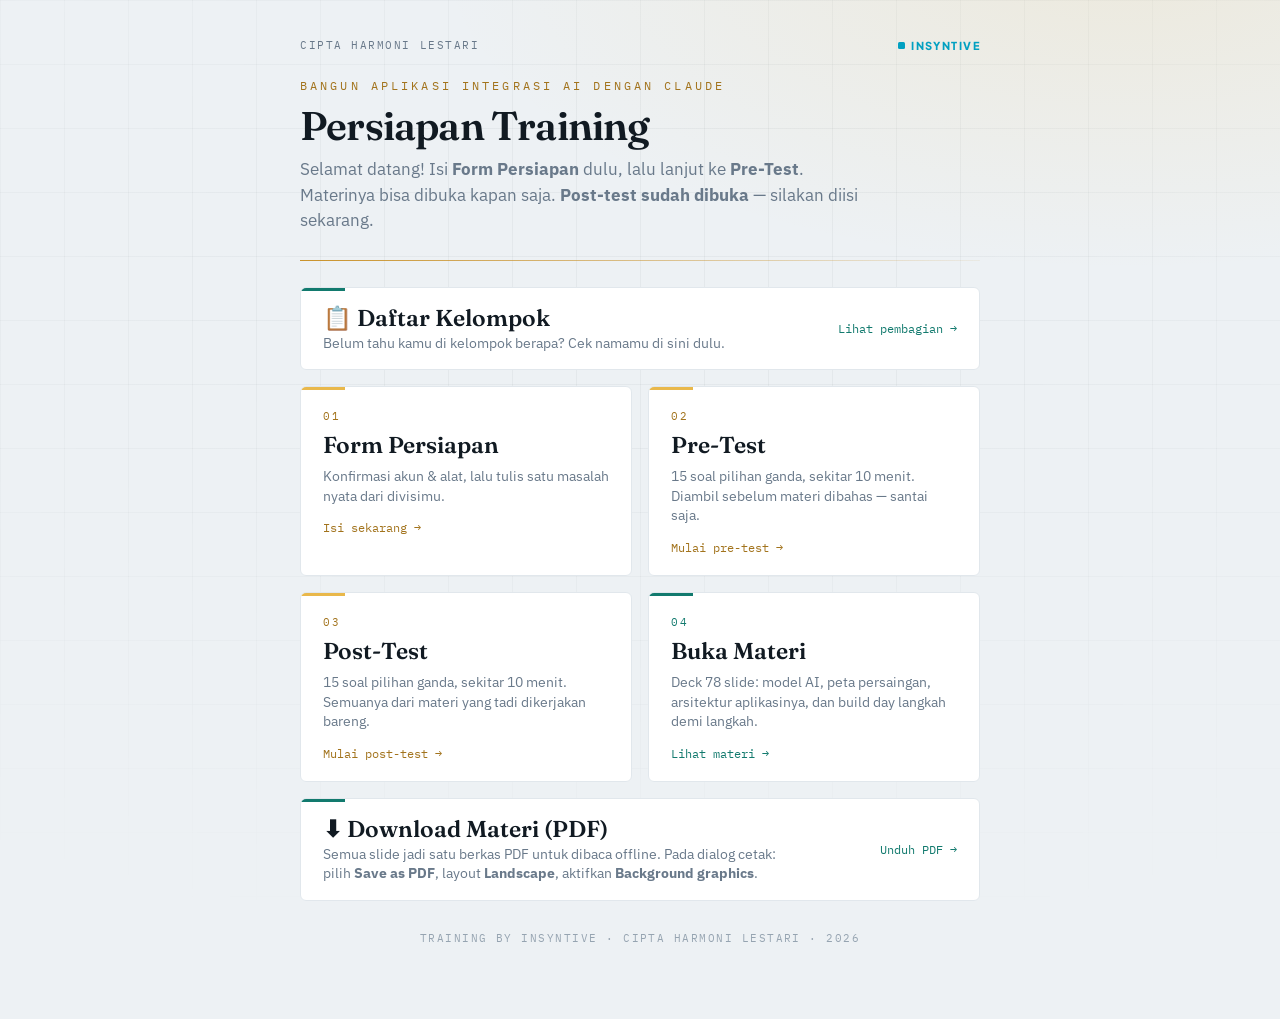
<file: form/index.html>
<!DOCTYPE html>
<html lang="id">
<head>
<meta charset="utf-8">
<meta name="viewport" content="width=device-width, initial-scale=1">
<title>Persiapan Training — Cipta Harmoni Lestari</title>
<link rel="preconnect" href="https://fonts.googleapis.com">
<link rel="preconnect" href="https://fonts.gstatic.com" crossorigin>
<link href="https://fonts.googleapis.com/css2?family=Fraunces:opsz,wght@9..144,400;9..144,600&family=IBM+Plex+Mono:wght@400;500&family=IBM+Plex+Sans:wght@300;400;500;600;700&family=Plus+Jakarta+Sans:wght@800&display=swap" rel="stylesheet">
<link rel="stylesheet" href="style.css">
</head>
<body>
<div class="wrap">
  <div class="top">
    <span>Cipta Harmoni Lestari</span>
    <span class="ins">INSYNTIVE</span>
  </div>

  <p class="eyebrow">Bangun Aplikasi Integrasi AI dengan Claude</p>
  <h1>Persiapan Training</h1>
  <p class="lede">Selamat datang! Isi <strong>Form Persiapan</strong> dulu, lalu lanjut ke <strong>Pre-Test</strong>. Materinya bisa dibuka kapan saja. <strong>Post-test sudah dibuka</strong> — silakan diisi sekarang.</p>
  <div class="rule"></div>

  <div class="menu">
    <a class="tile teal wide" data-key="kelompok" href="kelompok.html">
      <span class="tw-l"><h3>📋 Daftar Kelompok</h3><p>Belum tahu kamu di kelompok berapa? Cek namamu di sini dulu.</p></span>
      <span class="go">Lihat pembagian →</span>
    </a>
    <a class="tile" data-key="persiapan" href="persiapan.html">
      <span class="n">01</span>
      <h3>Form Persiapan</h3>
      <p>Konfirmasi akun & alat, lalu tulis satu masalah nyata dari divisimu.</p>
      <span class="go">Isi sekarang →</span>
    </a>
    <a class="tile" data-key="pretest" href="pretest.html">
      <span class="n">02</span>
      <h3>Pre-Test</h3>
      <p>15 soal pilihan ganda, sekitar 10 menit. Diambil sebelum materi dibahas — santai saja.</p>
      <span class="go">Mulai pre-test →</span>
    </a>
    <a class="tile" data-key="posttest" href="posttest.html">
      <span class="n">03</span>
      <h3>Post-Test</h3>
      <p>15 soal pilihan ganda, sekitar 10 menit. Semuanya dari materi yang tadi dikerjakan bareng.</p>
      <span class="go">Mulai post-test →</span>
    </a>
    <a class="tile teal" data-key="materi" href="../">
      <span class="n">04</span>
      <h3>Buka Materi</h3>
      <p>Deck 78 slide: model AI, peta persaingan, arsitektur aplikasinya, dan build day langkah demi langkah.</p>
      <span class="go">Lihat materi →</span>
    </a>
    <a class="tile teal wide" data-key="materi-pdf" href="../?pdf=1" target="_blank" rel="noopener">
      <span class="tw-l"><h3>⬇ Download Materi (PDF)</h3><p>Semua slide jadi satu berkas PDF untuk dibaca offline. Pada dialog cetak: pilih <strong>Save as PDF</strong>, layout <strong>Landscape</strong>, aktifkan <strong>Background graphics</strong>.</p></span>
      <span class="go">Unduh PDF →</span>
    </a>
  </div>

  <p class="foot">Training by INSYNTIVE · Cipta Harmoni Lestari · 2026</p>
</div>

<script>
// ============================================================
//  JADWAL BUKA — hapus barisnya (atau set null) untuk membuka.
//  Yang tidak terdaftar di sini = terbuka. "persiapan" selalu terbuka.
// ============================================================
(function(){
  var TERKUNCI = {
    // Semua sudah terbuka. Contoh kalau mau mengunci lagi:
    // posttest: "Jumat",
  };
  document.querySelectorAll(".tile").forEach(function(t){
    var hari = TERKUNCI[t.getAttribute("data-key")];
    if(!hari) return;
    t.classList.add("locked");
    t.removeAttribute("href");
    var h3 = t.querySelector("h3");
    if(h3 && !h3.querySelector(".lock")) h3.insertAdjacentHTML("beforeend", ' <span class="lock">🔒</span>');
    var go = t.querySelector(".go");
    if(go) go.textContent = "Dibuka " + hari;
  });
})();
</script>
</body>
</html>
</file>
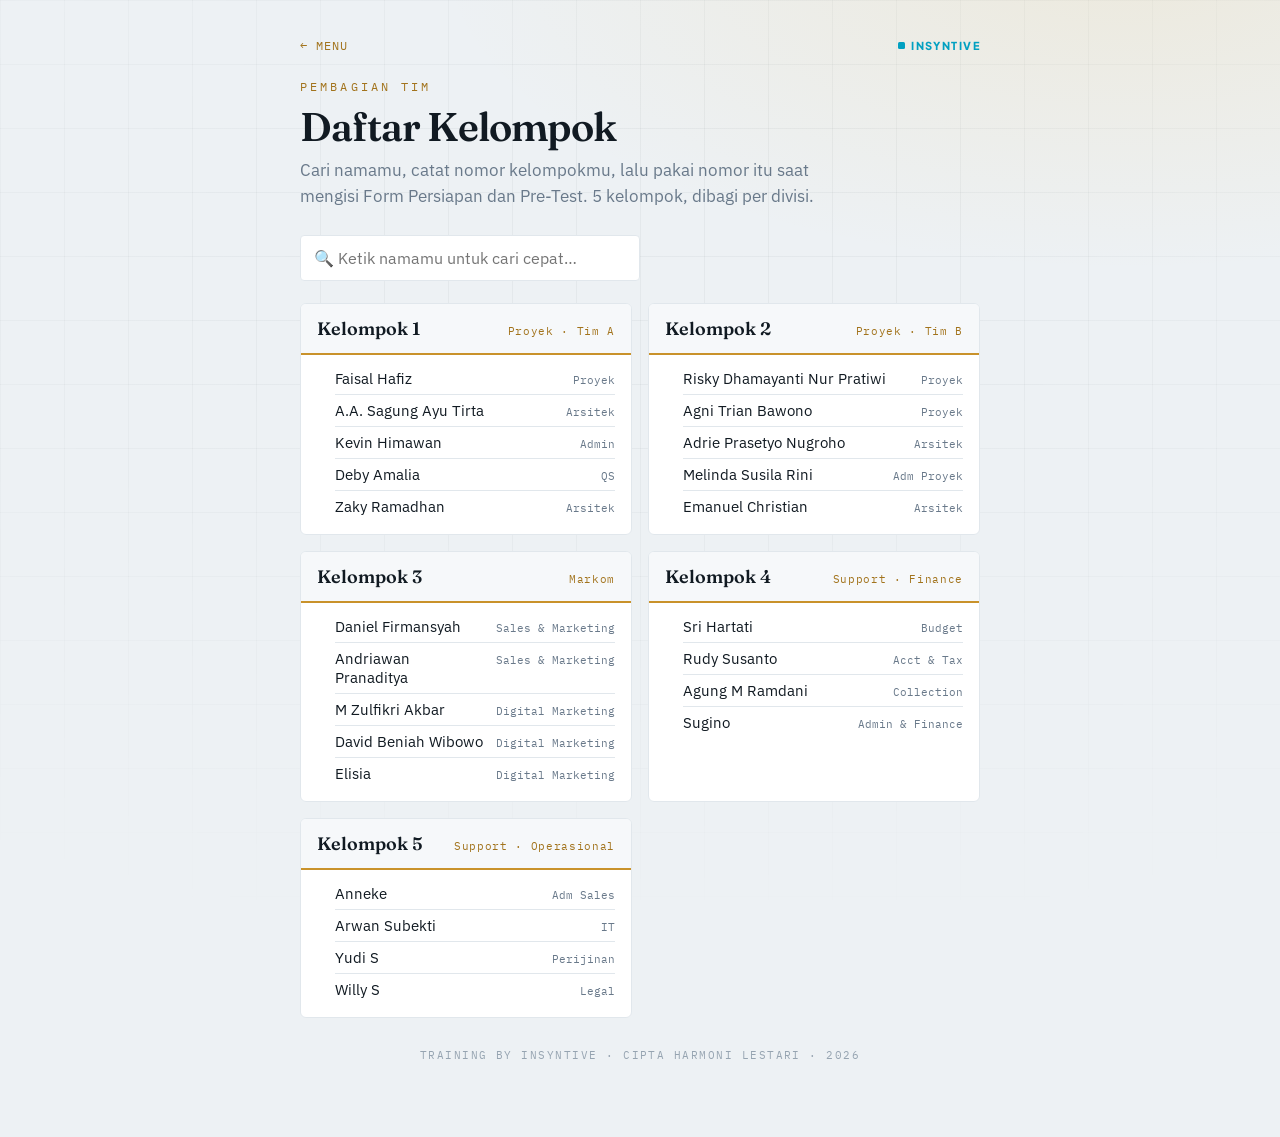
<file: form/kelompok.html>
<!DOCTYPE html>
<html lang="id">
<head>
<meta charset="utf-8">
<meta name="viewport" content="width=device-width, initial-scale=1">
<title>Daftar Kelompok — Training CHL</title>
<link rel="preconnect" href="https://fonts.googleapis.com">
<link rel="preconnect" href="https://fonts.gstatic.com" crossorigin>
<link href="https://fonts.googleapis.com/css2?family=Fraunces:opsz,wght@9..144,400;9..144,600&family=IBM+Plex+Mono:wght@400;500&family=IBM+Plex+Sans:wght@300;400;500;600;700&family=Plus+Jakarta+Sans:wght@800&display=swap" rel="stylesheet">
<link rel="stylesheet" href="style.css">
</head>
<body>
<div class="wrap">
  <div class="top">
    <a class="back" href="./">← Menu</a>
    <span class="ins">INSYNTIVE</span>
  </div>

  <p class="eyebrow">Pembagian Tim</p>
  <h1>Daftar Kelompok</h1>
  <p class="lede">Cari namamu, catat nomor kelompokmu, lalu pakai nomor itu saat mengisi Form Persiapan dan Pre-Test. 5 kelompok, dibagi per divisi.</p>

  <div class="field" style="max-width:340px;margin-bottom:22px">
    <input type="text" id="cari" placeholder="🔍 Ketik namamu untuk cari cepat…">
  </div>

  <div id="roster" class="roster"></div>

  <p class="foot">Training by INSYNTIVE · Cipta Harmoni Lestari · 2026</p>
</div>

<script>
// ============================================================
//  EDIT DI SINI — pembagian kelompok. Ubah bila perlu.
// ============================================================
const KELOMPOK = [
  { no:"1", divisi:"Proyek · Tim A", anggota:[
    { nama:"Faisal Hafiz", peran:"Proyek" },
    { nama:"A.A. Sagung Ayu Tirta", peran:"Arsitek" },
    { nama:"Kevin Himawan", peran:"Admin" },
    { nama:"Deby Amalia", peran:"QS" },
    { nama:"Zaky Ramadhan", peran:"Arsitek" },
  ]},
  { no:"2", divisi:"Proyek · Tim B", anggota:[
    { nama:"Risky Dhamayanti Nur Pratiwi", peran:"Proyek" },
    { nama:"Agni Trian Bawono", peran:"Proyek" },
    { nama:"Adrie Prasetyo Nugroho", peran:"Arsitek" },
    { nama:"Melinda Susila Rini", peran:"Adm Proyek" },
    { nama:"Emanuel Christian", peran:"Arsitek" },
  ]},
  { no:"3", divisi:"Markom", anggota:[
    { nama:"Daniel Firmansyah", peran:"Sales & Marketing" },
    { nama:"Andriawan Pranaditya", peran:"Sales & Marketing" },
    { nama:"M Zulfikri Akbar", peran:"Digital Marketing" },
    { nama:"David Beniah Wibowo", peran:"Digital Marketing" },
    { nama:"Elisia", peran:"Digital Marketing" },
  ]},
  { no:"4", divisi:"Support · Finance", anggota:[
    { nama:"Sri Hartati", peran:"Budget" },
    { nama:"Rudy Susanto", peran:"Acct & Tax" },
    { nama:"Agung M Ramdani", peran:"Collection" },
    { nama:"Sugino", peran:"Admin & Finance" },
  ]},
  { no:"5", divisi:"Support · Operasional", anggota:[
    { nama:"Anneke", peran:"Adm Sales" },
    { nama:"Arwan Subekti", peran:"IT" },
    { nama:"Yudi S", peran:"Perijinan" },
    { nama:"Willy S", peran:"Legal" },
  ]},
];
// ============================================================

const esc = (s) => String(s).replace(/[&<>]/g, c => ({ "&":"&amp;","<":"&lt;",">":"&gt;" }[c]));
const roster = document.getElementById("roster");

function render(q) {
  q = (q || "").toLowerCase().trim();
  roster.innerHTML = KELOMPOK.map(k => {
    const li = k.anggota.map(a => {
      const cocok = q && a.nama.toLowerCase().includes(q);
      return `<li class="${cocok ? "hit" : ""}"><span class="rn">${esc(a.nama)}</span><span class="rr">${esc(a.peran)}</span></li>`;
    }).join("");
    return `<div class="rcard">
      <div class="rhead"><span class="rno">Kelompok ${esc(k.no)}</span><span class="rdiv">${esc(k.divisi)}</span></div>
      <ol class="rlist">${li}</ol>
    </div>`;
  }).join("");
}
render("");
document.getElementById("cari").addEventListener("input", (e) => render(e.target.value));
</script>
</body>
</html>
</file>
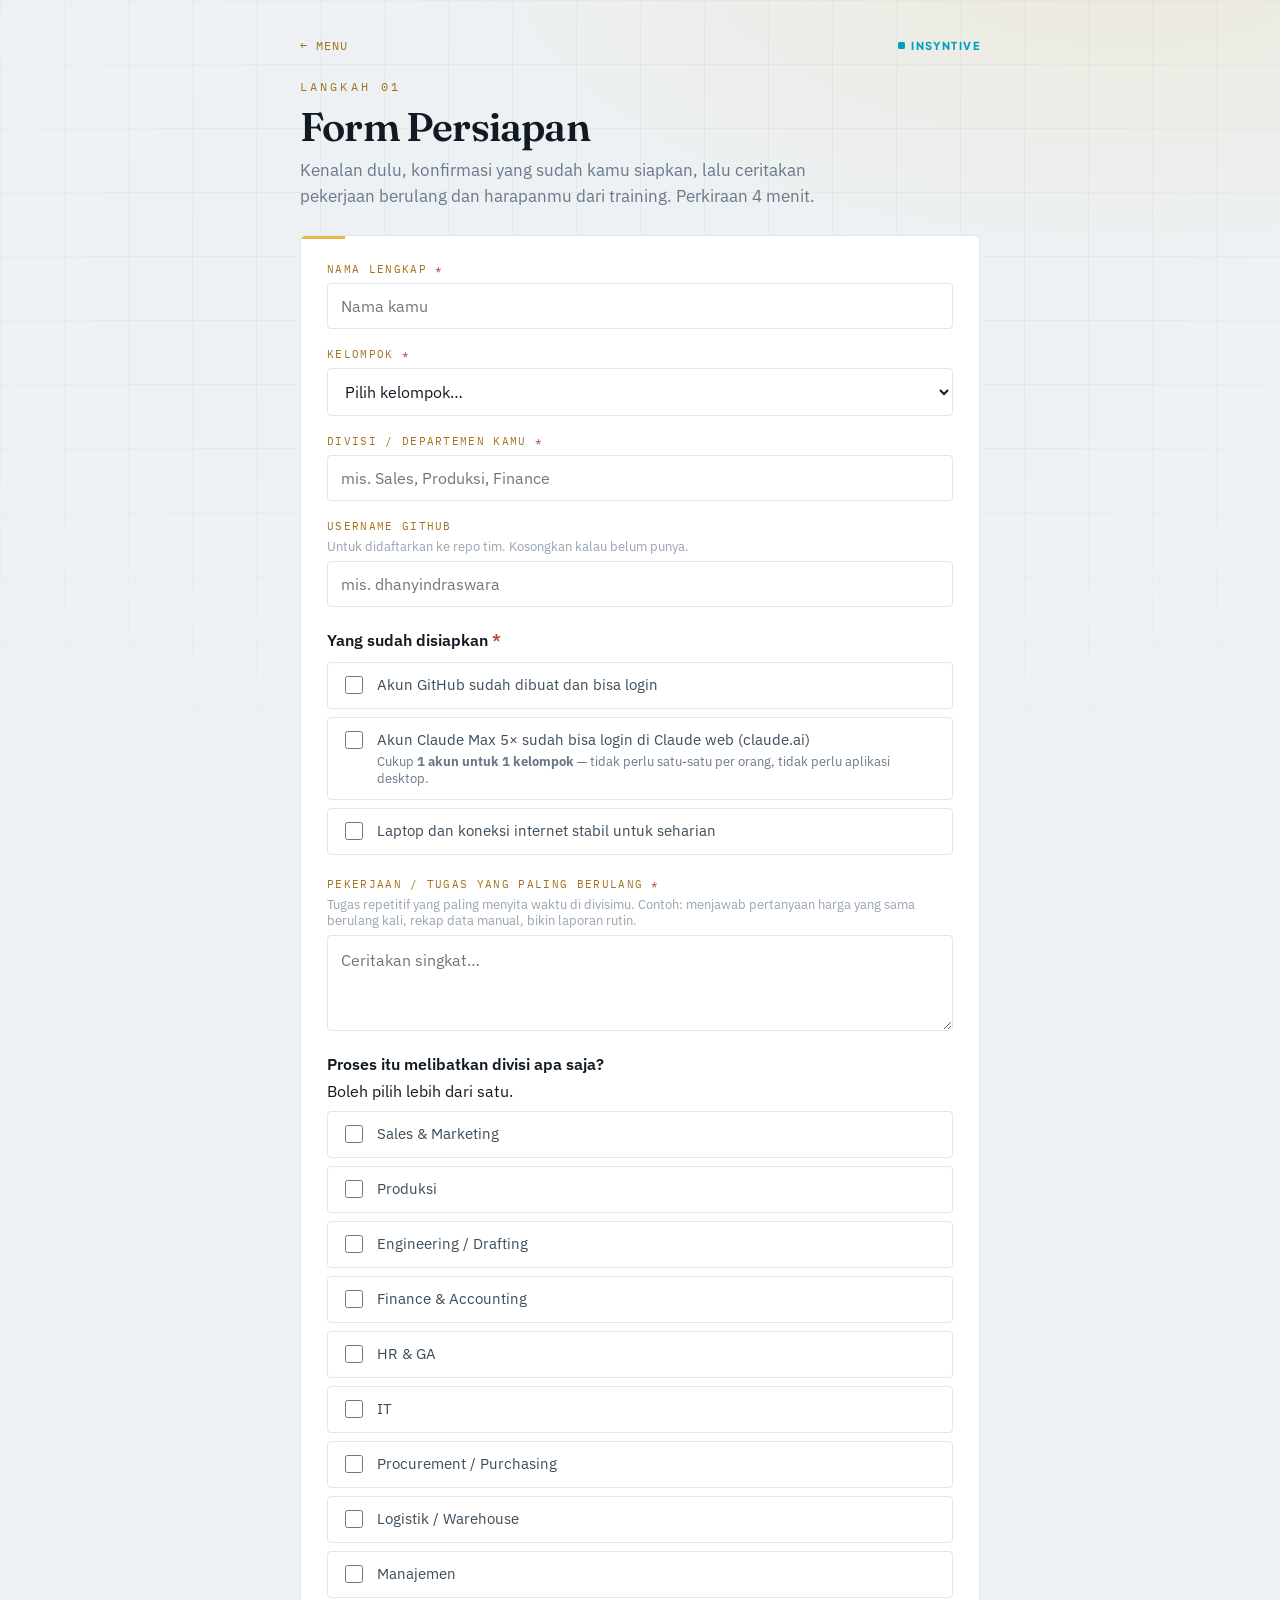
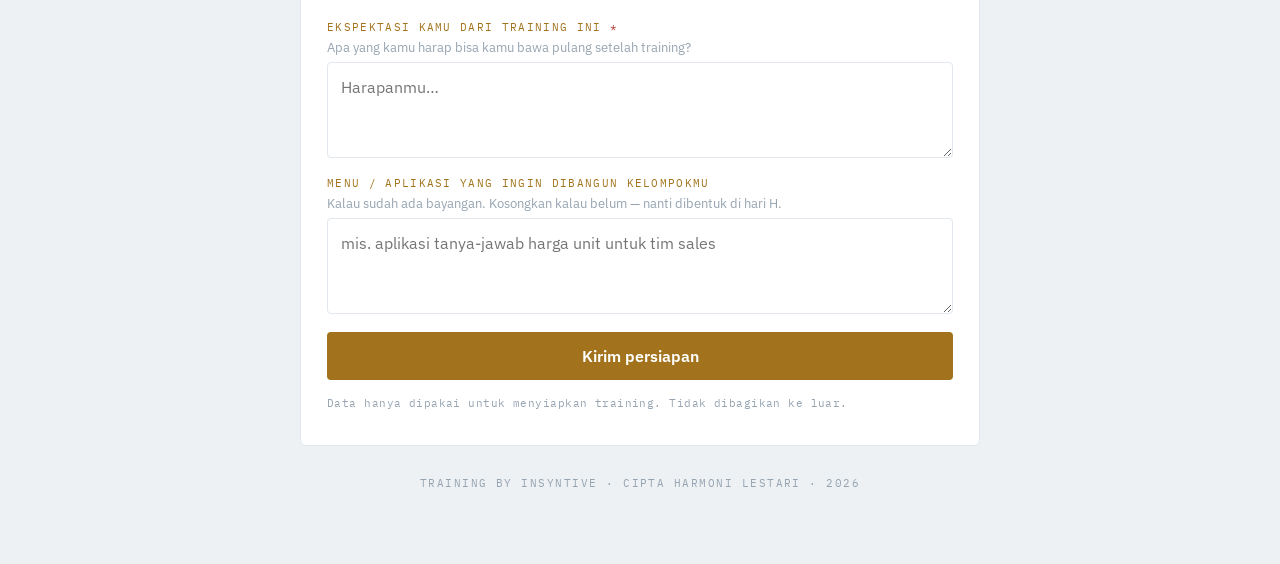
<file: form/persiapan.html>
<!DOCTYPE html>
<html lang="id">
<head>
<meta charset="utf-8">
<meta name="viewport" content="width=device-width, initial-scale=1">
<title>Form Persiapan — Training CHL</title>
<link rel="preconnect" href="https://fonts.googleapis.com">
<link rel="preconnect" href="https://fonts.gstatic.com" crossorigin>
<link href="https://fonts.googleapis.com/css2?family=Fraunces:opsz,wght@9..144,400;9..144,600&family=IBM+Plex+Mono:wght@400;500&family=IBM+Plex+Sans:wght@300;400;500;600;700&family=Plus+Jakarta+Sans:wght@800&display=swap" rel="stylesheet">
<link rel="stylesheet" href="style.css">
</head>
<body>
<div class="wrap">
  <div class="top">
    <a class="back" href="./">← Menu</a>
    <span class="ins">INSYNTIVE</span>
  </div>

  <p class="eyebrow">Langkah 01</p>
  <h1>Form Persiapan</h1>
  <p class="lede">Kenalan dulu, konfirmasi yang sudah kamu siapkan, lalu ceritakan pekerjaan berulang dan harapanmu dari training. Perkiraan 4 menit.</p>

  <div class="card">
    <div id="banner" class="banner warn" style="display:none">
      <span>⚠️</span><span><b>Firebase belum dikonfigurasi.</b> Jawaban belum akan tersimpan sampai <code>form/firebase-config.js</code> diisi.</span>
    </div>

    <form id="form">
      <div class="field">
        <label for="nama">Nama lengkap <span style="color:var(--danger)">*</span></label>
        <input type="text" id="nama" name="nama" required autocomplete="name" placeholder="Nama kamu">
      </div>

      <div class="field">
        <label for="kelompok">Kelompok <span style="color:var(--danger)">*</span></label>
        <select id="kelompok" name="kelompok" required>
          <option value="" disabled selected>Pilih kelompok…</option>
        </select>
      </div>

      <div class="field">
        <label for="divisi">Divisi / Departemen kamu <span style="color:var(--danger)">*</span></label>
        <input type="text" id="divisi" name="divisi" required list="divisi-list" placeholder="mis. Sales, Produksi, Finance">
        <datalist id="divisi-list"></datalist>
      </div>

      <div class="field">
        <label for="github">Username GitHub</label>
        <span class="hint">Untuk didaftarkan ke repo tim. Kosongkan kalau belum punya.</span>
        <input type="text" id="github" name="github" autocomplete="off" placeholder="mis. dhanyindraswara">
      </div>

      <div class="q">
        <p class="qt">Yang sudah disiapkan <span class="req">*</span></p>
        <label class="opt"><input type="checkbox" name="siap" value="Akun GitHub"><span>Akun GitHub sudah dibuat dan bisa login</span></label>
        <label class="opt"><input type="checkbox" name="siap" value="Claude Max"><span>Akun Claude Max 5× sudah bisa login di Claude web (claude.ai)<br><small style="color:var(--ink-3);font-size:12.5px;line-height:1.4;display:block;margin-top:3px">Cukup <strong>1 akun untuk 1 kelompok</strong> — tidak perlu satu-satu per orang, tidak perlu aplikasi desktop.</small></span></label>
        <label class="opt"><input type="checkbox" name="siap" value="Laptop & internet"><span>Laptop dan koneksi internet stabil untuk seharian</span></label>
      </div>

      <div class="field">
        <label for="task">Pekerjaan / tugas yang paling berulang <span style="color:var(--danger)">*</span></label>
        <span class="hint">Tugas repetitif yang paling menyita waktu di divisimu. Contoh: menjawab pertanyaan harga yang sama berulang kali, rekap data manual, bikin laporan rutin.</span>
        <textarea id="task" name="task" required placeholder="Ceritakan singkat…"></textarea>
      </div>

      <div class="q">
        <p class="qt">Proses itu melibatkan divisi apa saja?</p>
        <span class="hint" style="display:block;margin:-4px 0 10px">Boleh pilih lebih dari satu.</span>
        <div id="divisi-terlibat"></div>
      </div>

      <div class="field">
        <label for="ekspektasi">Ekspektasi kamu dari training ini <span style="color:var(--danger)">*</span></label>
        <span class="hint">Apa yang kamu harap bisa kamu bawa pulang setelah training?</span>
        <textarea id="ekspektasi" name="ekspektasi" required placeholder="Harapanmu…"></textarea>
      </div>

      <div class="field">
        <label for="menu">Menu / aplikasi yang ingin dibangun kelompokmu</label>
        <span class="hint">Kalau sudah ada bayangan. Kosongkan kalau belum — nanti dibentuk di hari H.</span>
        <textarea id="menu" name="menu" placeholder="mis. aplikasi tanya-jawab harga unit untuk tim sales"></textarea>
      </div>

      <button type="submit" class="btn" id="submit">Kirim persiapan</button>
      <p class="note">Data hanya dipakai untuk menyiapkan training. Tidak dibagikan ke luar.</p>
    </form>

    <div class="done" id="done">
      <div class="mark">✓</div>
      <h2>Terkirim. Terima kasih!</h2>
      <p>Sampai jumpa besok. Kalau ada waktu, lanjut isi pre-test.</p>
      <a href="pretest.html">Lanjut ke Pre-Test →</a><br><br>
      <a href="./">← Kembali ke menu</a>
    </div>
  </div>

  <p class="foot">Training by INSYNTIVE · Cipta Harmoni Lestari · 2026</p>
</div>

<script type="module">
import { simpanData, konfigurasiTerisi } from "./firebase.js";
import { DIVISI, KELOMPOK, KELOMPOK_LABEL } from "./opsi.js";

// isi pilihan kelompok
const sel = document.getElementById("kelompok");
KELOMPOK.forEach(k => {
  const o = document.createElement("option");
  o.value = k; o.textContent = KELOMPOK_LABEL[k];
  sel.appendChild(o);
});
// isi datalist divisi
const dl = document.getElementById("divisi-list");
DIVISI.forEach(d => { const o = document.createElement("option"); o.value = d; dl.appendChild(o); });
// isi checkbox divisi terlibat
const dt = document.getElementById("divisi-terlibat");
DIVISI.forEach(d => {
  const l = document.createElement("label"); l.className = "opt";
  l.innerHTML = `<input type="checkbox" name="divisiTerlibat" value="${d}"><span>${d}</span>`;
  dt.appendChild(l);
});

if (!konfigurasiTerisi()) document.getElementById("banner").style.display = "flex";

// sorot pilihan yang tercentang
document.addEventListener("change", (e) => {
  if (e.target.matches(".opt input[type=checkbox]")) {
    e.target.closest(".opt").classList.toggle("checked", e.target.checked);
  }
});

const form = document.getElementById("form");
const btn = document.getElementById("submit");
const nilai = (n) => [...form.querySelectorAll(`input[name=${n}]:checked`)].map(c => c.value);

form.addEventListener("submit", async (e) => {
  e.preventDefault();
  const data = {
    nama: form.nama.value.trim(),
    kelompok: form.kelompok.value,
    divisi: form.divisi.value.trim(),
    github: form.github.value.trim(),
    siap: nilai("siap"),
    task: form.task.value.trim(),
    divisiTerlibat: nilai("divisiTerlibat"),
    ekspektasi: form.ekspektasi.value.trim(),
    menu: form.menu.value.trim(),
  };

  btn.disabled = true; btn.textContent = "Mengirim…";
  try {
    await simpanData("peserta", data);
    form.style.display = "none";
    document.getElementById("done").style.display = "block";
    window.scrollTo({ top: 0, behavior: "smooth" });
  } catch (err) {
    btn.disabled = false; btn.textContent = "Kirim persiapan";
    alert("Gagal mengirim: " + err.message + "\n\nCek koneksi internet, lalu coba lagi.");
  }
});
</script>
</body>
</html>
</file>
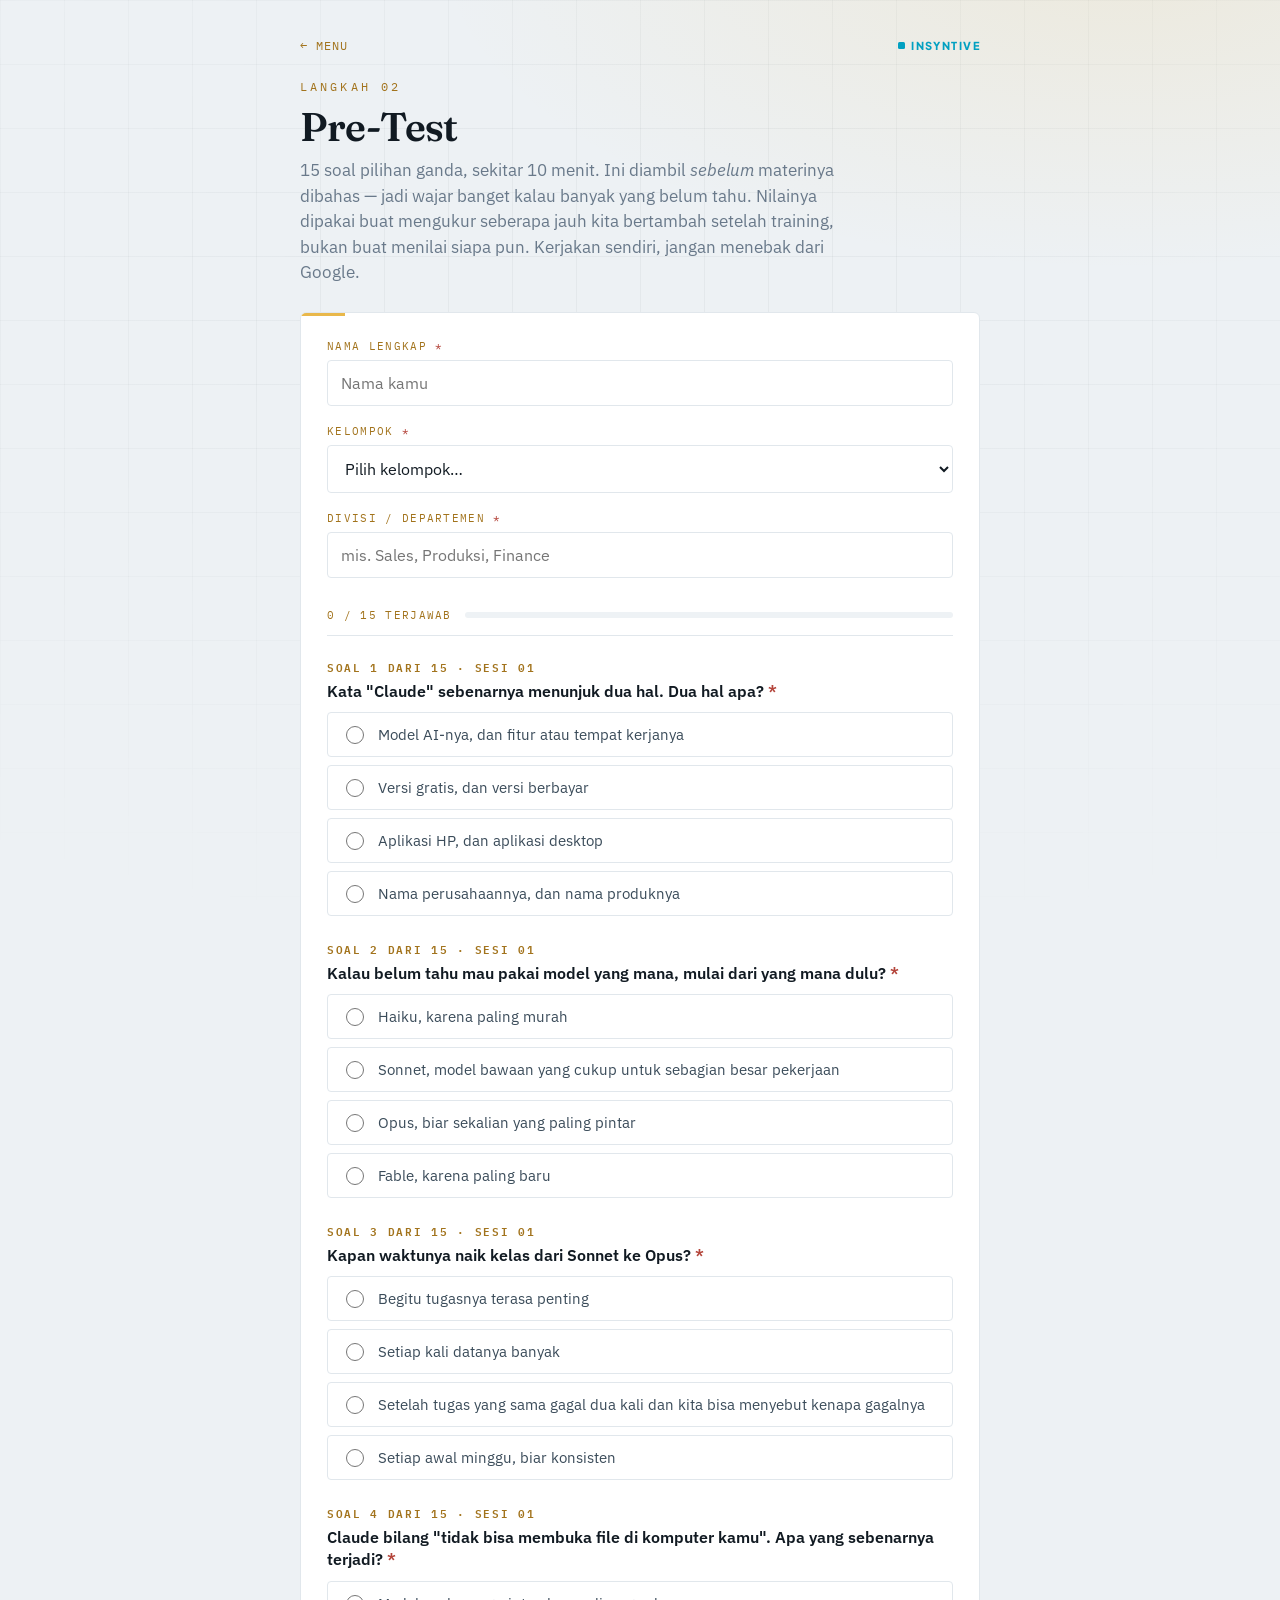
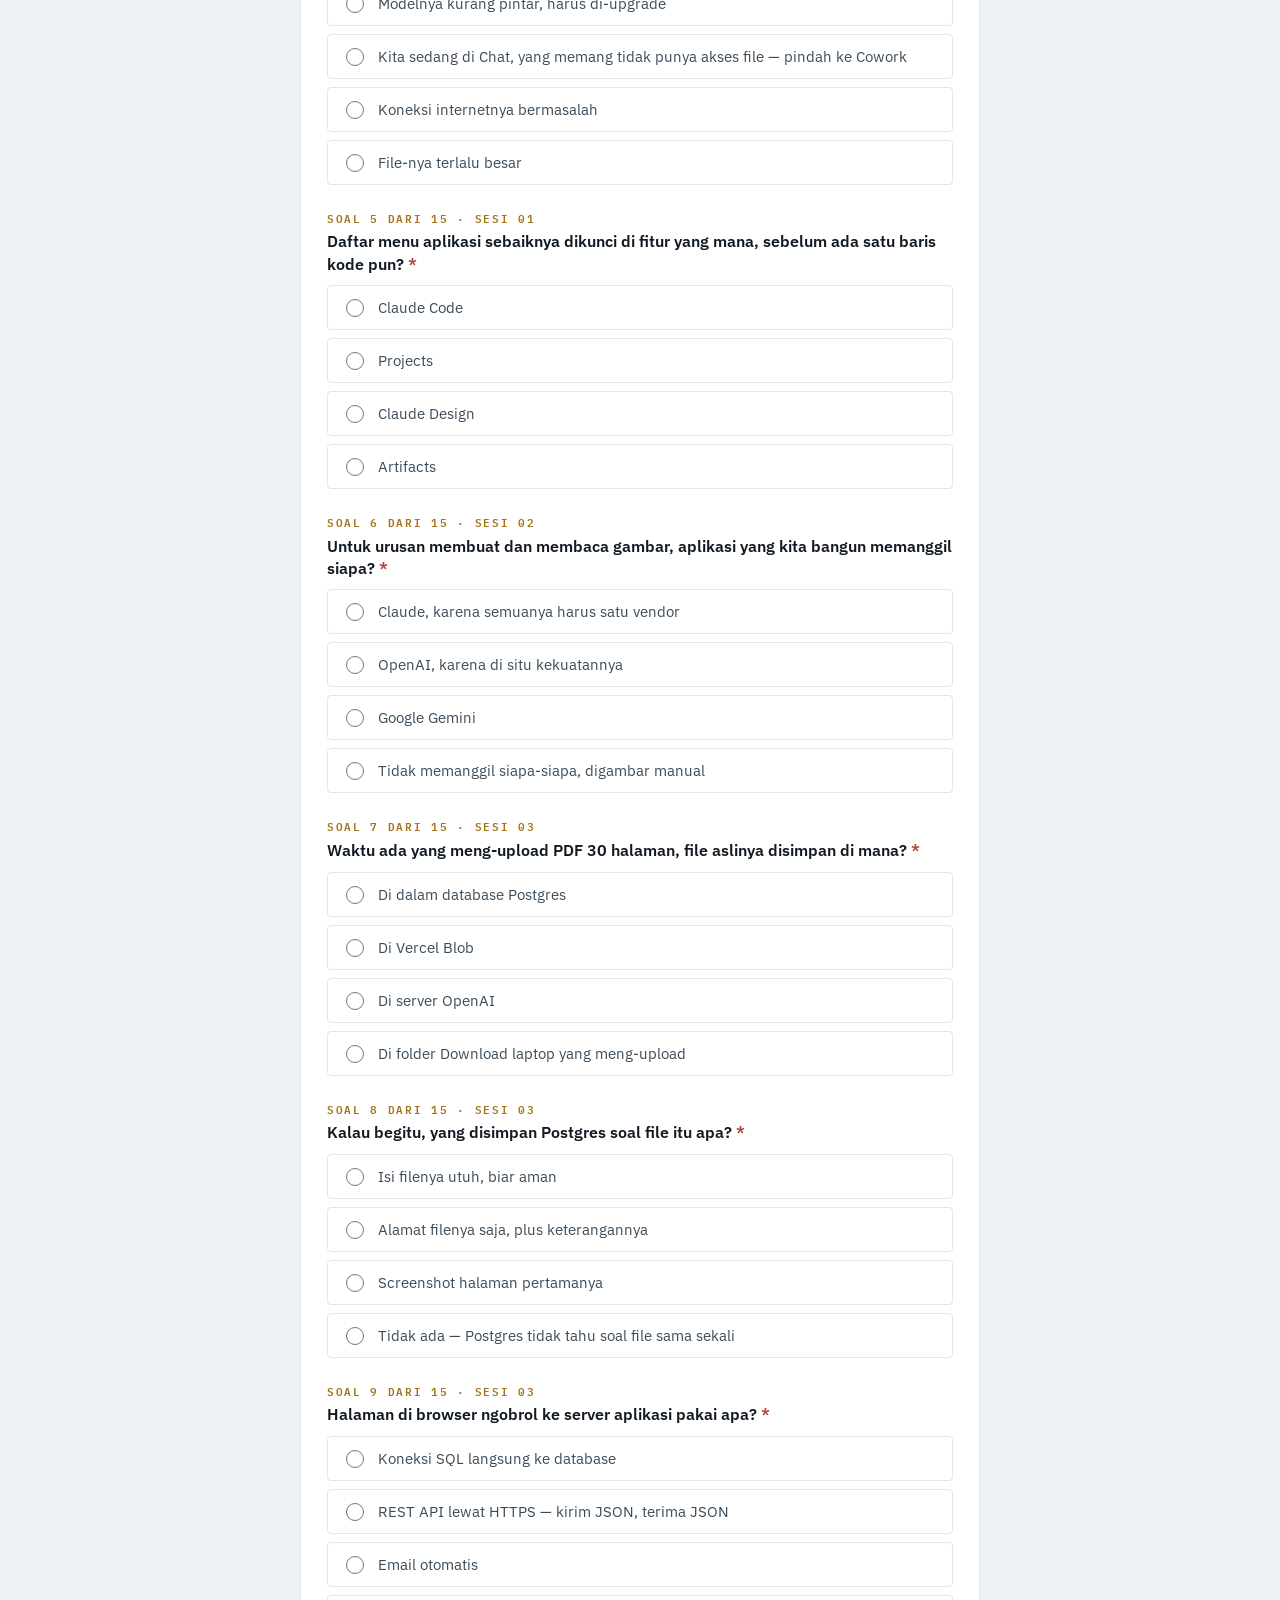
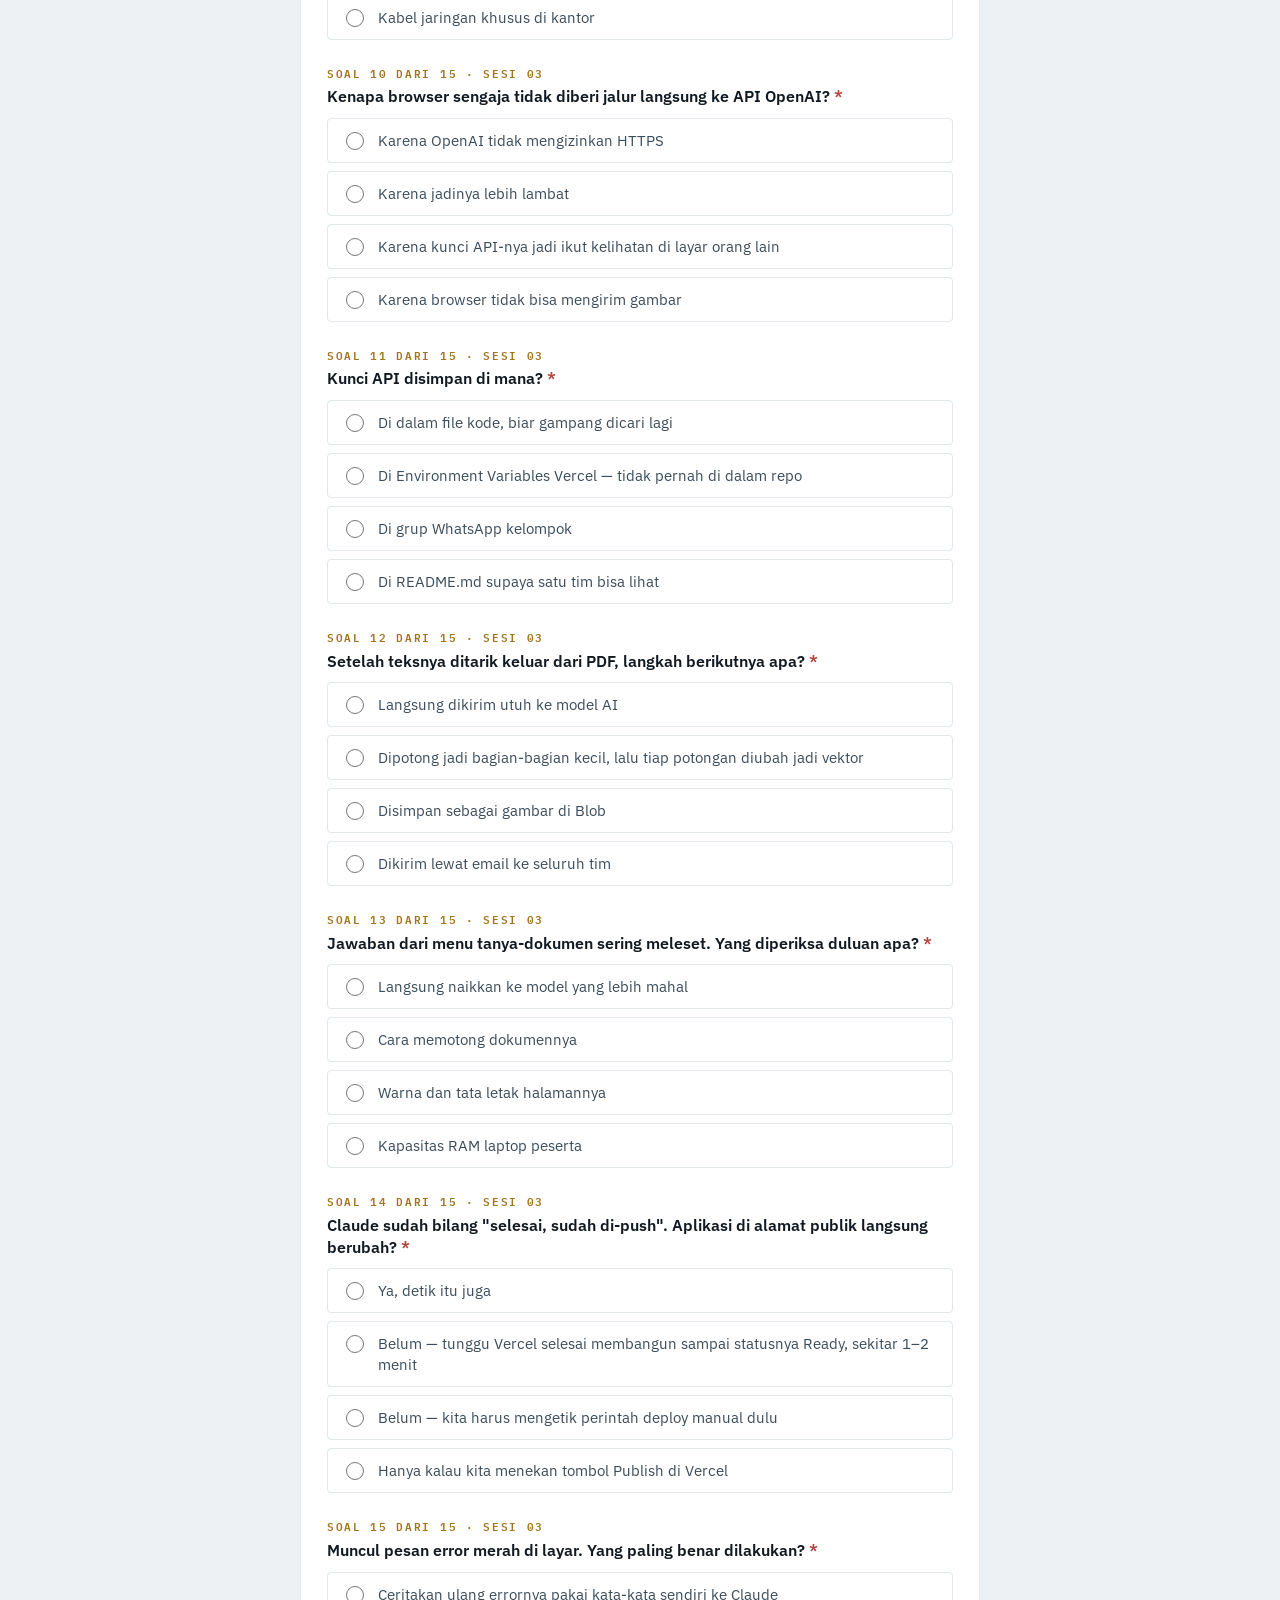
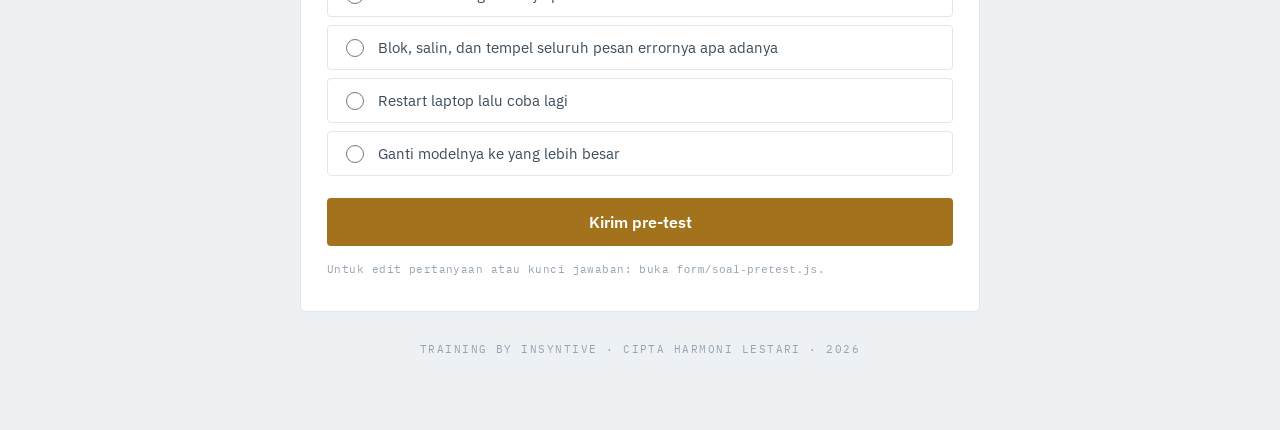
<file: form/pretest.html>
<!DOCTYPE html>
<html lang="id">
<head>
<meta charset="utf-8">
<meta name="viewport" content="width=device-width, initial-scale=1">
<title>Pre-Test — Training CHL</title>
<link rel="preconnect" href="https://fonts.googleapis.com">
<link rel="preconnect" href="https://fonts.gstatic.com" crossorigin>
<link href="https://fonts.googleapis.com/css2?family=Fraunces:opsz,wght@9..144,400;9..144,600&family=IBM+Plex+Mono:wght@400;500&family=IBM+Plex+Sans:wght@300;400;500;600;700&family=Plus+Jakarta+Sans:wght@800&display=swap" rel="stylesheet">
<link rel="stylesheet" href="style.css">
</head>
<body>
<div class="wrap">
  <div class="top">
    <a class="back" href="./">← Menu</a>
    <span class="ins">INSYNTIVE</span>
  </div>

  <p class="eyebrow">Langkah 02</p>
  <h1>Pre-Test</h1>
  <p class="lede">15 soal pilihan ganda, sekitar 10 menit. Ini diambil <em>sebelum</em> materinya dibahas — jadi wajar banget kalau banyak yang belum tahu. Nilainya dipakai buat mengukur seberapa jauh kita bertambah setelah training, bukan buat menilai siapa pun. Kerjakan sendiri, jangan menebak dari Google.</p>

  <!-- Tampilan saat terkunci -->
  <div class="card" id="terkunci-box" style="display:none">
    <div class="done" style="display:block">
      <div class="mark" style="background:rgba(201,146,43,.1);border-color:var(--gold);color:var(--gold-ink)">🔒</div>
      <h2>Belum dibuka</h2>
      <p>Pre-test dibuka <strong>Kamis</strong>, sebelum training dimulai.<br>Untuk sekarang, cukup isi Form Persiapan dulu ya.</p>
      <a href="persiapan.html">Isi Form Persiapan →</a><br><br>
      <a href="./">← Kembali ke menu</a>
    </div>
  </div>

  <!-- Tampilan saat terbuka -->
  <div class="card" id="form-box" style="display:none">
    <div id="preview-box" class="preview-note" style="display:none">
      <span>👁️</span><span><b>Mode pratinjau (panitia).</b> Pre-test masih terkunci untuk peserta. Jawaban dari halaman ini <b>tidak</b> ikut tersimpan.</span>
    </div>
    <div id="banner" class="banner warn" style="display:none">
      <span>⚠️</span><span><b>Firebase belum dikonfigurasi.</b> Jawaban belum akan tersimpan sampai <code>form/firebase-config.js</code> diisi.</span>
    </div>

    <form id="form">
      <div class="field">
        <label for="nama">Nama lengkap <span style="color:var(--danger)">*</span></label>
        <input type="text" id="nama" name="nama" required autocomplete="name" placeholder="Nama kamu">
      </div>
      <div class="field">
        <label for="kelompok">Kelompok <span style="color:var(--danger)">*</span></label>
        <select id="kelompok" name="kelompok" required>
          <option value="" disabled selected>Pilih kelompok…</option>
        </select>
      </div>
      <div class="field">
        <label for="divisi">Divisi / Departemen <span style="color:var(--danger)">*</span></label>
        <input type="text" id="divisi" name="divisi" required list="divisi-list" placeholder="mis. Sales, Produksi, Finance">
        <datalist id="divisi-list"></datalist>
      </div>

      <div class="progress">
        <span class="plbl" id="pcount">0 / 15 terjawab</span>
        <span class="ptrack"><i id="pfill"></i></span>
      </div>

      <div id="soal"></div>

      <button type="submit" class="btn" id="submit">Kirim pre-test</button>
      <p class="note">Untuk edit pertanyaan atau kunci jawaban: buka <code>form/soal-pretest.js</code>.</p>
    </form>

    <div class="done" id="done">
      <div class="mark">✓</div>
      <h2>Pre-test terkirim!</h2>
      <div class="skor"><span class="angka" id="skor-angka">—</span><span class="dari">/ 100</span></div>
      <p class="skor-cap" id="skor-cap"></p>
      <p id="skor-pesan">Sampai jumpa di training. Post-test menyusul setelah sesi selesai.</p>
      <a href="./">← Kembali ke menu</a>
    </div>
  </div>

  <p class="foot">Training by INSYNTIVE · Cipta Harmoni Lestari · 2026</p>
</div>

<script type="module">
import { simpanData, konfigurasiTerisi } from "./firebase.js";
import { DIVISI, KELOMPOK, KELOMPOK_LABEL } from "./opsi.js";
import { SOAL_PRETEST } from "./soal-pretest.js";

// ============================================================
//  BUKA / KUNCI PRE-TEST
//  true  = peserta lihat layar "Belum dibuka".
//  false = pre-test terbuka (kondisi sekarang).
//  Saat terkunci, panitia tetap bisa mengintip lewat pretest.html?preview=1
//  — jawaban dari mode itu tidak tersimpan.
// ============================================================
const TERKUNCI = false;
// ============================================================

const PREVIEW = new URLSearchParams(location.search).get("preview") === "1";

if (TERKUNCI && !PREVIEW) {
  document.getElementById("terkunci-box").style.display = "block";
} else {
  document.getElementById("form-box").style.display = "block";
  if (TERKUNCI && PREVIEW) document.getElementById("preview-box").style.display = "flex";
  mulai();
}

function mulai() {
  // ============================================================
  //  Soal & kunci jawabannya ada di form/soal-pretest.js
  //  supaya dashboard admin bisa memakai daftar yang sama.
  // ============================================================
  const SOAL = SOAL_PRETEST;

  const form = document.getElementById("form");
  const btn = document.getElementById("submit");
  const TOTAL = SOAL.length;

  // isi kelompok & divisi
  const sel = document.getElementById("kelompok");
  KELOMPOK.forEach(k => { const o = document.createElement("option"); o.value = k; o.textContent = KELOMPOK_LABEL[k]; sel.appendChild(o); });
  const dl = document.getElementById("divisi-list");
  DIVISI.forEach(d => { const o = document.createElement("option"); o.value = d; dl.appendChild(o); });

  const esc = (s) => String(s).replace(/[&<>"]/g, c => ({ "&":"&amp;","<":"&lt;",">":"&gt;",'"':"&quot;" }[c]));

  // render soal — nilai radio = indeks opsi, jadi tidak bergantung teksnya
  const wrap = document.getElementById("soal");
  SOAL.forEach((s, i) => {
    const q = document.createElement("div"); q.className = "q";
    const opts = s.opsi.map((o, j) =>
      `<label class="opt"><input type="radio" name="${s.id}" value="${j}" required><span>${esc(o)}</span></label>`
    ).join("");
    q.innerHTML = `<p class="qt"><span class="qn">Soal ${i+1} dari ${TOTAL} · ${esc(s.sesi)}</span>${esc(s.teks)} <span class="req">*</span></p>${opts}`;
    wrap.appendChild(q);
  });

  document.getElementById("pcount").textContent = `0 / ${TOTAL} terjawab`;
  if (!konfigurasiTerisi()) document.getElementById("banner").style.display = "flex";

  function perbaruiProgres() {
    const n = SOAL.filter(s => form.elements[s.id].value !== "").length;
    document.getElementById("pcount").textContent = `${n} / ${TOTAL} terjawab`;
    document.getElementById("pfill").style.width = (n / TOTAL * 100) + "%";
  }

  document.addEventListener("change", (e) => {
    if (e.target.matches(".opt input[type=radio]")) {
      e.target.closest(".q").querySelectorAll(".opt").forEach(o => o.classList.remove("checked"));
      e.target.closest(".opt").classList.add("checked");
      perbaruiProgres();
    }
  });

  form.addEventListener("submit", async (e) => {
    e.preventDefault();

    // kumpulkan jawaban + hitung nilai
    const jawaban = {}, dipilih = {};
    let benar = 0;
    SOAL.forEach(s => {
      const idx = Number(form.elements[s.id].value);
      dipilih[s.id] = idx;                 // indeks — dipakai untuk analisa per soal
      jawaban[s.id] = s.opsi[idx];         // teksnya — biar tabel admin tetap kebaca
      if (idx === s.benar) benar++;
    });
    const nilai = Math.round(benar / TOTAL * 100);

    const data = {
      nama: form.nama.value.trim(),
      kelompok: form.kelompok.value,
      divisi: form.divisi.value.trim(),
      jawaban, dipilih, benar, total: TOTAL, nilai,
    };

    btn.disabled = true; btn.textContent = "Mengirim…";
    try {
      if (!PREVIEW) await simpanData("pretest", data);
      tampilkanHasil(benar, TOTAL, nilai);
    } catch (err) {
      btn.disabled = false; btn.textContent = "Kirim pre-test";
      alert("Gagal mengirim: " + err.message + "\n\nCek koneksi internet, lalu coba lagi.");
    }
  });

  function tampilkanHasil(benar, total, nilai) {
    form.style.display = "none";
    document.getElementById("skor-angka").textContent = nilai;
    document.getElementById("skor-cap").textContent = `${benar} dari ${total} soal benar`;
    document.getElementById("skor-pesan").textContent = PREVIEW
      ? "Mode pratinjau — jawaban ini tidak tersimpan."
      : (nilai >= 70
          ? "Bekalnya sudah bagus. Nanti kita buktikan lagi di post-test setelah training."
          : "Santai, ini memang diambil sebelum materinya dibahas. Angka ini titik awal kita — pembandingnya nanti di post-test.");
    document.getElementById("done").style.display = "block";
    window.scrollTo({ top: 0, behavior: "smooth" });
  }
}
</script>
</body>
</html>
</file>
<file: form/style.css>
/* ============ Brand — selaras dengan deck training ============ */
:root{
  --paper:#FFFFFF; --panel:#F6F8FA; --line:#E1E7EC;
  --ink:#111A22; --ink-2:#3B4C5A; --ink-3:#69798A; --muted:#96A4B1;
  --gold:#C9922B; --gold-ink:#A2731C; --gold-bright:#E9B84B;
  --teal:#127A6E; --teal-wash:rgba(18,122,110,.08);
  --danger:#B4453B;
  --display:'Fraunces',Georgia,serif;
  --body:'IBM Plex Sans',system-ui,-apple-system,sans-serif;
  --mono:'IBM Plex Mono',ui-monospace,monospace;
}
*{box-sizing:border-box}
html{-webkit-text-size-adjust:100%}
body{
  margin:0;min-height:100vh;color:var(--ink);
  font-family:var(--body);-webkit-font-smoothing:antialiased;
  background:
    radial-gradient(90% 60% at 88% -6%, rgba(233,184,75,.14), transparent 60%),
    #EDF1F4;
  background-attachment:fixed;
}
/* drafting grid halus */
body::before{
  content:"";position:fixed;inset:0;pointer-events:none;z-index:0;
  background-image:
    linear-gradient(rgba(17,26,34,.04) 1px,transparent 1px),
    linear-gradient(90deg,rgba(17,26,34,.04) 1px,transparent 1px);
  background-size:64px 64px;
  -webkit-mask-image:radial-gradient(120% 90% at 50% 30%,#000 20%,transparent 85%);
  mask-image:radial-gradient(120% 90% at 50% 30%,#000 20%,transparent 85%);
}
.wrap{position:relative;z-index:1;max-width:720px;margin:0 auto;padding:38px 20px 64px}

/* ============ Header ============ */
.top{display:flex;justify-content:space-between;align-items:center;
  font-family:var(--mono);font-size:11px;letter-spacing:.14em;text-transform:uppercase;color:var(--ink-3);margin-bottom:26px}
.top .ins{font-family:'Plus Jakarta Sans',var(--body);font-weight:800;letter-spacing:.13em;color:#02A0C1;display:flex;align-items:center;gap:6px}
.top .ins::before{content:"";width:7px;height:7px;background:#02A0C1;border-radius:1.5px;display:block}
.back{color:var(--gold-ink);text-decoration:none;font-family:var(--mono);font-size:12px;letter-spacing:.08em}
.back:hover{text-decoration:underline}

.eyebrow{font-family:var(--mono);font-size:12px;letter-spacing:.26em;text-transform:uppercase;color:var(--gold-ink);margin:0 0 12px}
h1{font-family:var(--display);font-weight:600;font-size:40px;line-height:1.05;letter-spacing:-.02em;margin:0 0 10px;text-wrap:balance}
.lede{font-size:16.5px;line-height:1.55;color:var(--ink-3);margin:0 0 26px;max-width:56ch}
.rule{height:1px;background:linear-gradient(90deg,var(--gold),rgba(201,146,43,.08));margin:0 0 26px}

/* ============ Hub — tombol besar ============ */
.menu{display:grid;grid-template-columns:1fr 1fr;gap:16px}
.tile{display:flex;flex-direction:column;gap:6px;text-decoration:none;color:inherit;
  background:var(--paper);border:1px solid var(--line);border-radius:6px;
  padding:22px 22px 20px;position:relative;overflow:hidden;
  transition:transform .15s ease,box-shadow .15s ease,border-color .15s ease}
.tile::after{content:"";position:absolute;top:0;left:0;width:44px;height:3px;background:var(--gold-bright)}
.tile:hover{transform:translateY(-3px);box-shadow:0 14px 34px rgba(17,26,34,.12);border-color:var(--gold)}
.tile .n{font-family:var(--mono);font-size:11px;letter-spacing:.18em;color:var(--gold-ink)}
.tile h3{font-family:var(--display);font-weight:600;font-size:23px;margin:2px 0 2px}
.tile p{margin:0;font-size:13.5px;color:var(--ink-3);line-height:1.45}
.tile .go{margin-top:8px;font-family:var(--mono);font-size:12px;color:var(--gold-ink)}
.tile.teal::after{background:var(--teal)}
.tile.teal .n,.tile.teal .go{color:var(--teal)}

/* ============ Form ============ */
.card{background:var(--paper);border:1px solid var(--line);border-radius:6px;padding:26px 26px 24px;position:relative;overflow:hidden}
.card::after{content:"";position:absolute;top:0;left:0;width:44px;height:3px;background:var(--gold-bright)}
.field{display:flex;flex-direction:column;gap:7px;margin-bottom:18px}
.field label{font-family:var(--mono);font-size:11px;letter-spacing:.12em;text-transform:uppercase;color:var(--gold-ink)}
.field .hint{font-size:12.5px;color:var(--muted);font-family:var(--body);letter-spacing:0;text-transform:none;margin-top:-2px}
input[type=text],input[type=email],select,textarea{
  font-family:var(--body);font-size:16px;color:var(--ink);
  background:#fff;border:1px solid var(--line);border-radius:4px;padding:12px 13px;width:100%;
  transition:border-color .15s ease,box-shadow .15s ease}
input:focus,select:focus,textarea:focus{outline:none;border-color:var(--gold);box-shadow:0 0 0 3px rgba(233,184,75,.18)}
textarea{min-height:96px;resize:vertical;line-height:1.5}

/* dropdown nama yang bisa dicari */
.combo{position:relative}
.combo input[type=text]{padding-right:34px}
.combo::after{
  content:"";position:absolute;right:13px;top:19px;pointer-events:none;
  width:7px;height:7px;border-right:1.5px solid var(--muted);border-bottom:1.5px solid var(--muted);
  transform:rotate(45deg) translateY(-2px)}
.combo.manual::after{display:none}
.combo.terpilih input[type=text]{border-color:var(--teal);background:var(--teal-wash)}
.combo-list{
  position:absolute;z-index:20;top:calc(100% + 4px);left:0;right:0;max-height:264px;overflow-y:auto;
  background:#fff;border:1px solid var(--line);border-radius:4px;
  box-shadow:0 10px 26px rgba(17,26,34,.13)}
.combo-opt{display:flex;flex-direction:column;gap:2px;padding:10px 13px;cursor:pointer;border-bottom:1px solid var(--line)}
.combo-opt:last-child{border-bottom:none}
.combo-opt:hover,.combo-opt.on{background:rgba(233,184,75,.12)}
.combo-opt .cn{font-size:15px;color:var(--ink);line-height:1.3}
.combo-opt .cs{font-family:var(--mono);font-size:11px;letter-spacing:.04em;color:var(--muted)}
.combo-opt.manual{background:var(--panel);border-top:1px solid var(--line);position:sticky;bottom:0}
.combo-opt.manual:hover,.combo-opt.manual.on{background:rgba(233,184,75,.16)}
.combo-opt.manual .cn{color:var(--ink-3);font-size:14px}
.combo-kosong{padding:12px 13px;font-size:14px;color:var(--muted)}

/* pilihan (radio/checkbox) */
.q{margin-bottom:22px}
.q>.qt{font-size:16px;font-weight:600;color:var(--ink);margin:0 0 10px;line-height:1.4}
.q>.qt .req{color:var(--danger)}
.opt{display:flex;align-items:flex-start;gap:11px;padding:11px 13px;border:1px solid var(--line);border-radius:4px;margin-bottom:8px;cursor:pointer;transition:border-color .12s ease,background .12s ease}
.opt:hover{border-color:var(--gold)}
.opt input{margin-top:2px;width:18px;height:18px;accent-color:var(--gold-ink);flex:none}
.opt span{font-size:15px;line-height:1.4;color:var(--ink-2)}
.opt.checked{border-color:var(--gold);background:rgba(233,184,75,.08)}

.btn{font-family:var(--body);font-size:16px;font-weight:600;color:#fff;background:var(--gold-ink);
  border:none;border-radius:4px;padding:14px 22px;cursor:pointer;width:100%;
  transition:background .15s ease,transform .1s ease}
.btn:hover{background:#8a6014}
.btn:active{transform:translateY(1px)}
.btn:disabled{background:var(--muted);cursor:not-allowed}

/* status */
.banner{display:flex;gap:10px;align-items:flex-start;padding:12px 15px;border-radius:4px;font-size:13.5px;line-height:1.5;margin-bottom:22px}
.banner.warn{background:rgba(180,69,59,.07);border:1px solid rgba(180,69,59,.3);color:#7d3029}
.banner.warn b{color:var(--danger)}
.note{font-family:var(--mono);font-size:11px;color:var(--muted);margin-top:16px;letter-spacing:.04em}

.done{display:none;text-align:center;padding:20px 8px}
.done .mark{width:56px;height:56px;border-radius:50%;background:var(--teal-wash);border:1.5px solid var(--teal);
  display:grid;place-items:center;margin:0 auto 16px;color:var(--teal);font-size:26px}
.done h2{font-family:var(--display);font-weight:600;font-size:26px;margin:0 0 8px}
.done p{color:var(--ink-3);font-size:15px;margin:0 0 20px}
.done a{color:var(--gold-ink);font-family:var(--mono);font-size:13px;text-decoration:none}
.done a:hover{text-decoration:underline}

.foot{margin-top:30px;font-family:var(--mono);font-size:10.5px;letter-spacing:.14em;color:var(--muted);text-transform:uppercase;text-align:center}

/* tile terkunci */
.tile.locked{opacity:.7;cursor:default}
.tile.locked::after{background:var(--muted)}
.tile.locked .n,.tile.locked .go{color:var(--ink-3)}
.tile.locked:hover{transform:none;box-shadow:none;border-color:var(--line)}
.tile .lock{font-size:15px}

/* ============ Admin: login ============ */
.admin-wrap{max-width:940px}
.login{max-width:400px;margin:6vh auto 0}
.login .card{padding:28px 26px}
.err{color:var(--danger);font-size:13.5px;margin:10px 0 0;min-height:18px}

/* ============ Admin: dashboard ============ */
.adminbar{display:flex;justify-content:space-between;align-items:center;gap:12px;margin-bottom:22px;flex-wrap:wrap}
.adminbar .who{font-family:var(--mono);font-size:12px;color:var(--ink-3)}
.btn-sm{font-family:var(--body);font-size:13px;font-weight:600;border:1px solid var(--line);background:#fff;color:var(--ink-2);
  border-radius:4px;padding:8px 14px;cursor:pointer;transition:border-color .15s,background .15s}
.btn-sm:hover{border-color:var(--gold);color:var(--gold-ink)}
.btn-sm.solid{background:var(--gold-ink);color:#fff;border-color:var(--gold-ink)}
.btn-sm.solid:hover{background:#8a6014;color:#fff}

.stats{display:grid;grid-template-columns:repeat(auto-fit,minmax(158px,1fr));gap:14px;margin-bottom:14px}
.stat-card{background:var(--paper);border:1px solid var(--line);border-radius:6px;padding:16px 18px;position:relative;overflow:hidden}
.stat-card::after{content:"";position:absolute;top:0;left:0;width:34px;height:2px;background:var(--gold-bright)}
.stat-card .num{font-family:var(--display);font-size:38px;font-weight:600;color:var(--gold-ink);line-height:1}
.stat-card .lbl{font-family:var(--mono);font-size:10.5px;letter-spacing:.14em;text-transform:uppercase;color:var(--ink-3);margin-top:8px}
.stat-card.teal::after{background:var(--teal)}
.stat-card.teal .num{color:var(--teal)}

.panel{background:var(--paper);border:1px solid var(--line);border-radius:6px;padding:20px 22px;margin-top:16px}
.panel h2{font-family:var(--display);font-weight:600;font-size:20px;margin:0 0 4px}
.panel .cap{font-family:var(--mono);font-size:11px;letter-spacing:.1em;text-transform:uppercase;color:var(--gold-ink);margin:0 0 16px}
.panel-head{display:flex;justify-content:space-between;align-items:baseline;gap:10px;flex-wrap:wrap}

.grid2{display:grid;grid-template-columns:1fr 1fr;gap:22px}

/* bar chart sederhana */
.bars{display:flex;flex-direction:column;gap:9px}
.bar-row{display:grid;grid-template-columns:120px 1fr 34px;align-items:center;gap:10px;font-size:13.5px}
.bar-row .bl{color:var(--ink-2);white-space:nowrap;overflow:hidden;text-overflow:ellipsis}
.bar-track{background:var(--panel-2,#EEF2F5);border-radius:3px;height:16px;overflow:hidden}
.bar-fill{height:100%;background:linear-gradient(90deg,var(--gold),var(--gold-bright));border-radius:3px;min-width:2px;transition:width .4s ease}
.bar-row .bv{font-family:var(--mono);font-size:12px;color:var(--ink-3);text-align:right;font-variant-numeric:tabular-nums}

/* tabel */
.tablewrap{overflow-x:auto;margin-top:6px;border:1px solid var(--line);border-radius:6px}
table.data{width:100%;border-collapse:collapse;font-size:13px;white-space:nowrap}
table.data th,table.data td{text-align:left;padding:9px 12px;border-bottom:1px solid var(--line);vertical-align:top}
table.data th{font-family:var(--mono);font-size:10px;letter-spacing:.1em;text-transform:uppercase;color:var(--gold-ink);background:var(--panel);position:sticky;top:0}
table.data td{color:var(--ink-2)}
table.data td.wrap{white-space:normal;min-width:220px;max-width:360px}
table.data tr:last-child td{border-bottom:none}
table.data .muted{color:var(--muted)}
.pill{display:inline-block;font-family:var(--mono);font-size:11px;padding:2px 8px;border-radius:100px;background:var(--gold-wash,rgba(233,184,75,.12));color:var(--gold-ink);border:1px solid rgba(201,146,43,.3)}
.empty{text-align:center;color:var(--muted);padding:26px;font-size:14px}
.loading{text-align:center;color:var(--ink-3);padding:40px;font-family:var(--mono);font-size:13px}

/* ============ Roster kelompok (halaman peserta) ============ */
.roster{display:grid;grid-template-columns:1fr 1fr;gap:16px}
.rcard{background:var(--paper);border:1px solid var(--line);border-radius:6px;overflow:hidden}
.rhead{display:flex;justify-content:space-between;align-items:baseline;gap:10px;padding:13px 16px;background:var(--panel);border-bottom:2px solid var(--gold)}
.rhead .rno{font-family:var(--display);font-weight:600;font-size:18px;color:var(--ink)}
.rhead .rdiv{font-family:var(--mono);font-size:11px;letter-spacing:.06em;color:var(--gold-ink)}
.rlist{margin:0;padding:8px 16px 12px 34px;list-style:decimal}
.rlist li{padding:6px 0;border-bottom:1px solid var(--line);display:flex;justify-content:space-between;align-items:baseline;gap:10px}
.rlist li:last-child{border-bottom:none}
.rlist li::marker{color:var(--muted);font-family:var(--mono);font-size:12px}
.rlist .rn{font-size:14.5px;color:var(--ink)}
.rlist .rr{font-family:var(--mono);font-size:11px;color:var(--ink-3);text-align:right;white-space:nowrap}
.rlist li.hit{background:rgba(233,184,75,.16);margin:0 -16px;padding-left:16px;padding-right:16px;border-radius:3px}

/* tile lebar (link daftar kelompok di hub) */
.tile.wide{grid-column:1/-1;flex-direction:row;align-items:center;justify-content:space-between;gap:14px;padding:16px 22px}
.tile.wide .tw-l{display:flex;flex-direction:column;gap:2px}
.tile.wide h3{margin:0}
.tile.wide p{margin:0;max-width:58ch}
.tile.wide .go{margin-top:0;white-space:nowrap}

@media (max-width:560px){ .roster{grid-template-columns:1fr} }

/* analisa persiapan: kartu per kelompok */
.analisa{display:flex;flex-direction:column;gap:24px}
.kel-head{display:flex;align-items:baseline;gap:10px;margin:0 0 13px;padding-bottom:8px;border-bottom:1.5px solid var(--gold)}
.kel-head h3{font-family:var(--display);font-weight:600;font-size:19px;margin:0}
.kel-head .cnt{font-family:var(--mono);font-size:11px;letter-spacing:.08em;color:var(--ink-3)}
.pcards{display:grid;grid-template-columns:1fr 1fr;gap:14px}
.pcard{border:1px solid var(--line);border-radius:6px;padding:15px 16px;background:var(--panel)}
.pcard-h{display:flex;justify-content:space-between;align-items:baseline;gap:10px;margin-bottom:12px;padding-bottom:9px;border-bottom:1px solid var(--line)}
.pcard-h .nm{font-weight:600;color:var(--ink);font-size:15px}
.pcard-h .dv{font-family:var(--mono);font-size:11px;color:var(--ink-3);text-align:right;white-space:nowrap;overflow:hidden;text-overflow:ellipsis;max-width:45%}
.pfield{margin-bottom:11px}
.pfield:last-child{margin-bottom:0}
.plabel{font-family:var(--mono);font-size:9.5px;letter-spacing:.11em;text-transform:uppercase;color:var(--gold-ink);display:block;margin-bottom:3px}
.pfield.pain .plabel{color:var(--danger)}
.pfield p{margin:0;font-size:13.5px;line-height:1.5;color:var(--ink-2)}
.pfield p.none{color:var(--muted)}

@media (max-width:760px){
  .stats{grid-template-columns:1fr 1fr}
  .grid2{grid-template-columns:1fr}
  .pcards{grid-template-columns:1fr}
}
@media (max-width:560px){
  .wrap{padding:26px 16px 54px}
  h1{font-size:32px}
  .menu{grid-template-columns:1fr}
  .card{padding:22px 18px}
  /* tile lebar terlalu sempit kalau tetap berbaris di layar HP */
  .tile.wide{flex-direction:column;align-items:flex-start;gap:8px;padding:20px 18px}
  .tile.wide .go{margin-top:4px}
}

/* ============ Pre/Post-test: progres & nilai ============ */
.progress{position:sticky;top:0;z-index:5;background:var(--paper);
  padding:12px 0 13px;margin:0 0 20px;border-bottom:1px solid var(--line);
  display:flex;align-items:center;gap:13px}
.progress .plbl{font-family:var(--mono);font-size:11px;letter-spacing:.12em;
  text-transform:uppercase;color:var(--gold-ink);white-space:nowrap}
.ptrack{flex:1;height:6px;background:#EEF2F5;border-radius:3px;overflow:hidden}
.ptrack i{display:block;height:100%;width:0;border-radius:3px;
  background:linear-gradient(90deg,var(--gold-ink),var(--gold-bright));
  transition:width .25s cubic-bezier(.2,.7,.3,1)}

.q .qn{font-family:var(--mono);font-size:10.5px;letter-spacing:.16em;
  text-transform:uppercase;color:var(--gold-ink);display:block;margin-bottom:5px}
.q{padding-top:4px}

.skor{display:flex;align-items:baseline;justify-content:center;gap:10px;margin:0 0 6px}
.skor .angka{font-family:var(--display);font-size:64px;font-weight:600;
  color:var(--gold-ink);line-height:1}
.skor .dari{font-family:var(--mono);font-size:12px;letter-spacing:.14em;
  text-transform:uppercase;color:var(--muted)}
.skor-cap{font-family:var(--mono);font-size:12px;letter-spacing:.1em;
  text-transform:uppercase;color:var(--teal);margin:0 0 18px}

.preview-note{display:flex;gap:10px;align-items:flex-start;padding:12px 15px;
  border-radius:4px;font-size:13.5px;line-height:1.5;margin-bottom:22px;
  background:var(--teal-wash);border:1px solid rgba(18,122,110,.3);color:#0c5a51}

/* bar chart dengan label panjang (analisa per soal) */
.bars.lebar .bar-row{grid-template-columns:minmax(0,1fr) 190px 40px}
.bars.lebar .bar-row .bl{white-space:normal;line-height:1.35;font-size:13px}
.bars.lebar .bar-row .bv{font-weight:600;color:var(--gold-ink)}
@media (max-width:640px){
  .bars.lebar .bar-row{grid-template-columns:minmax(0,1fr) 90px 38px}
}
</file>
